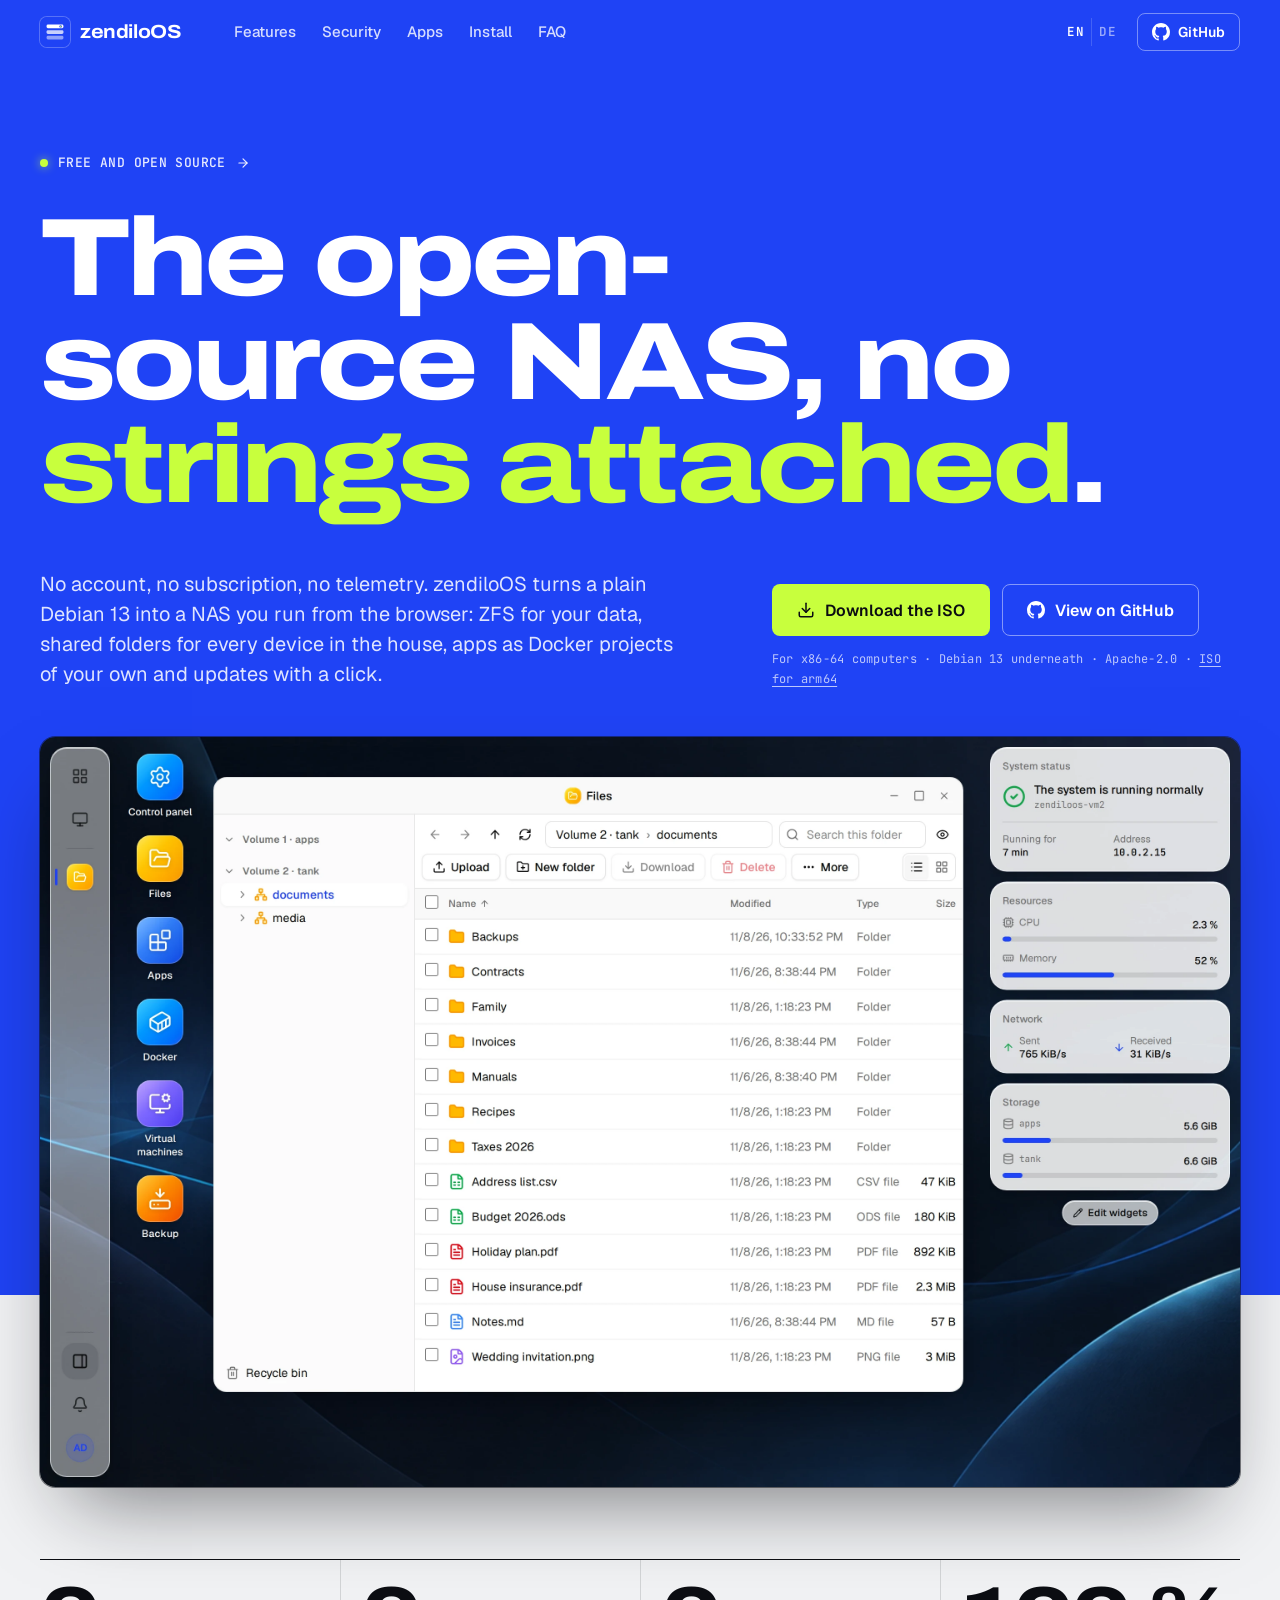
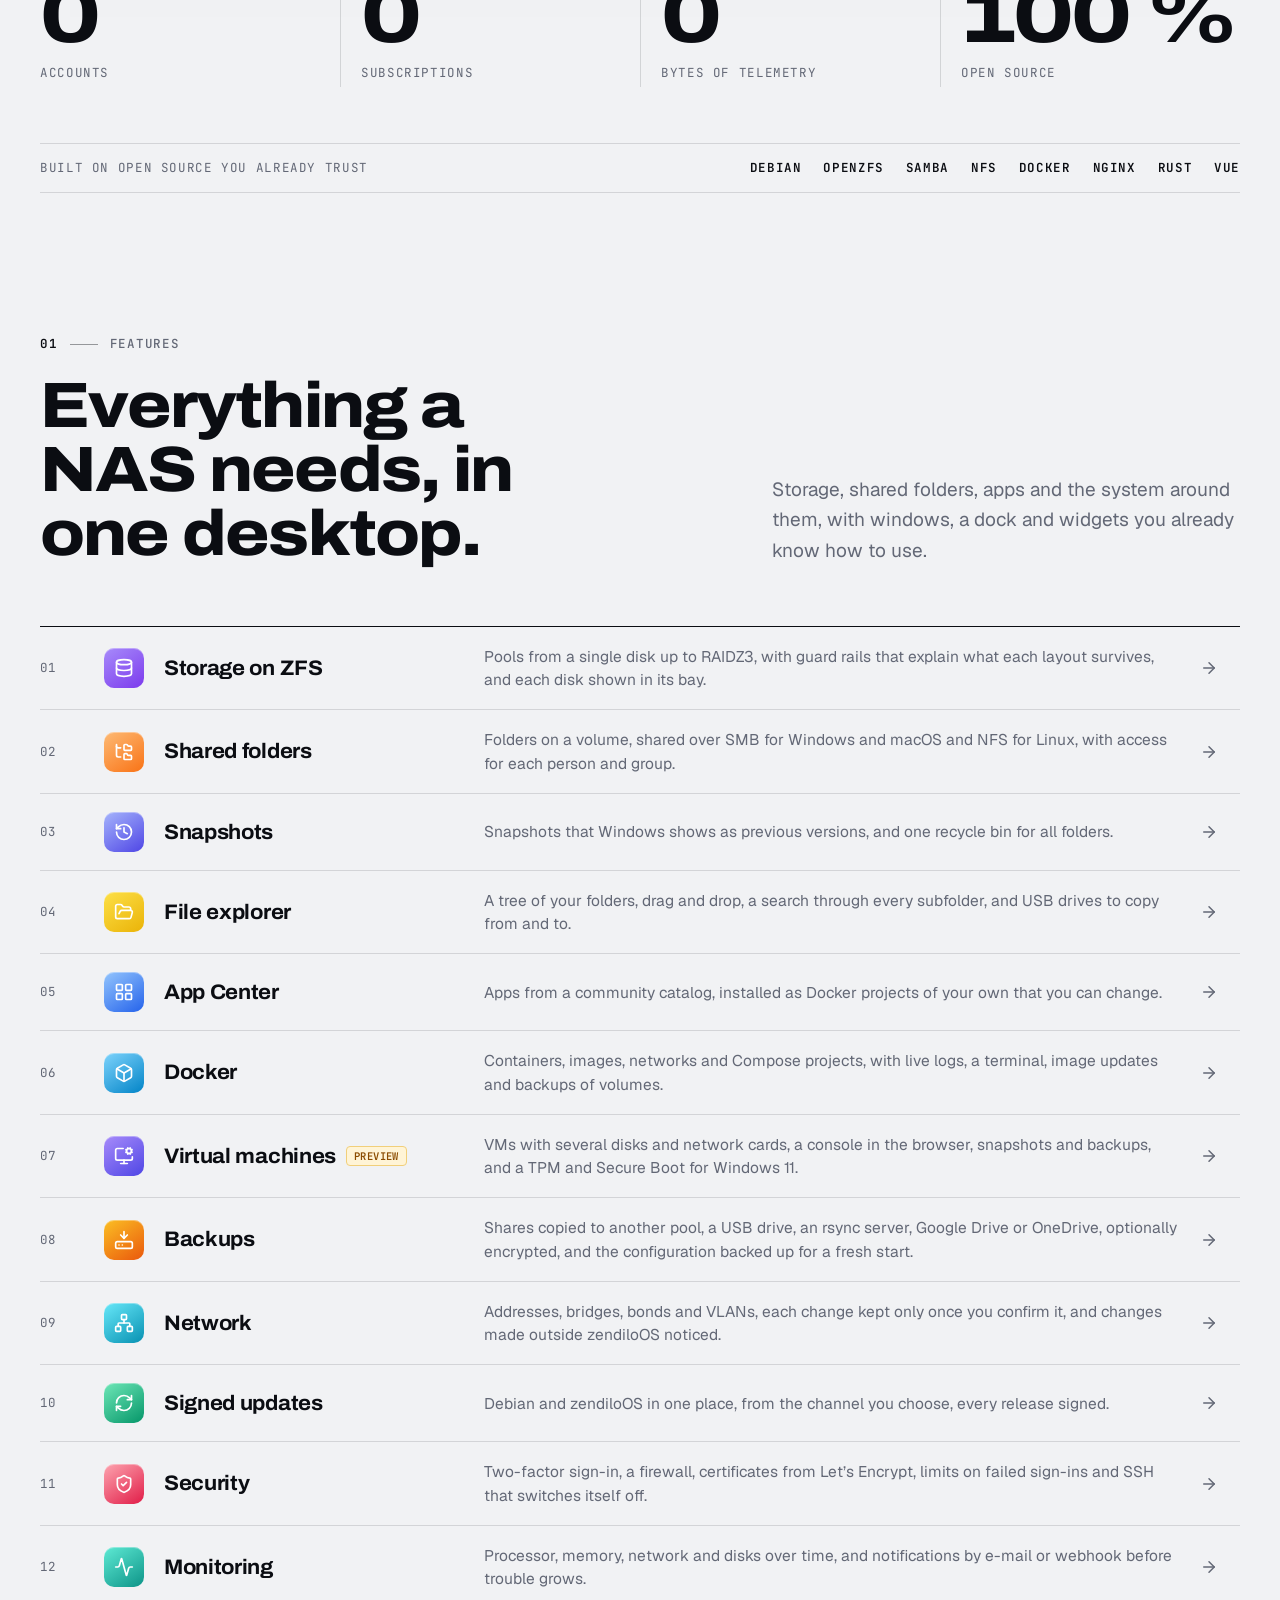
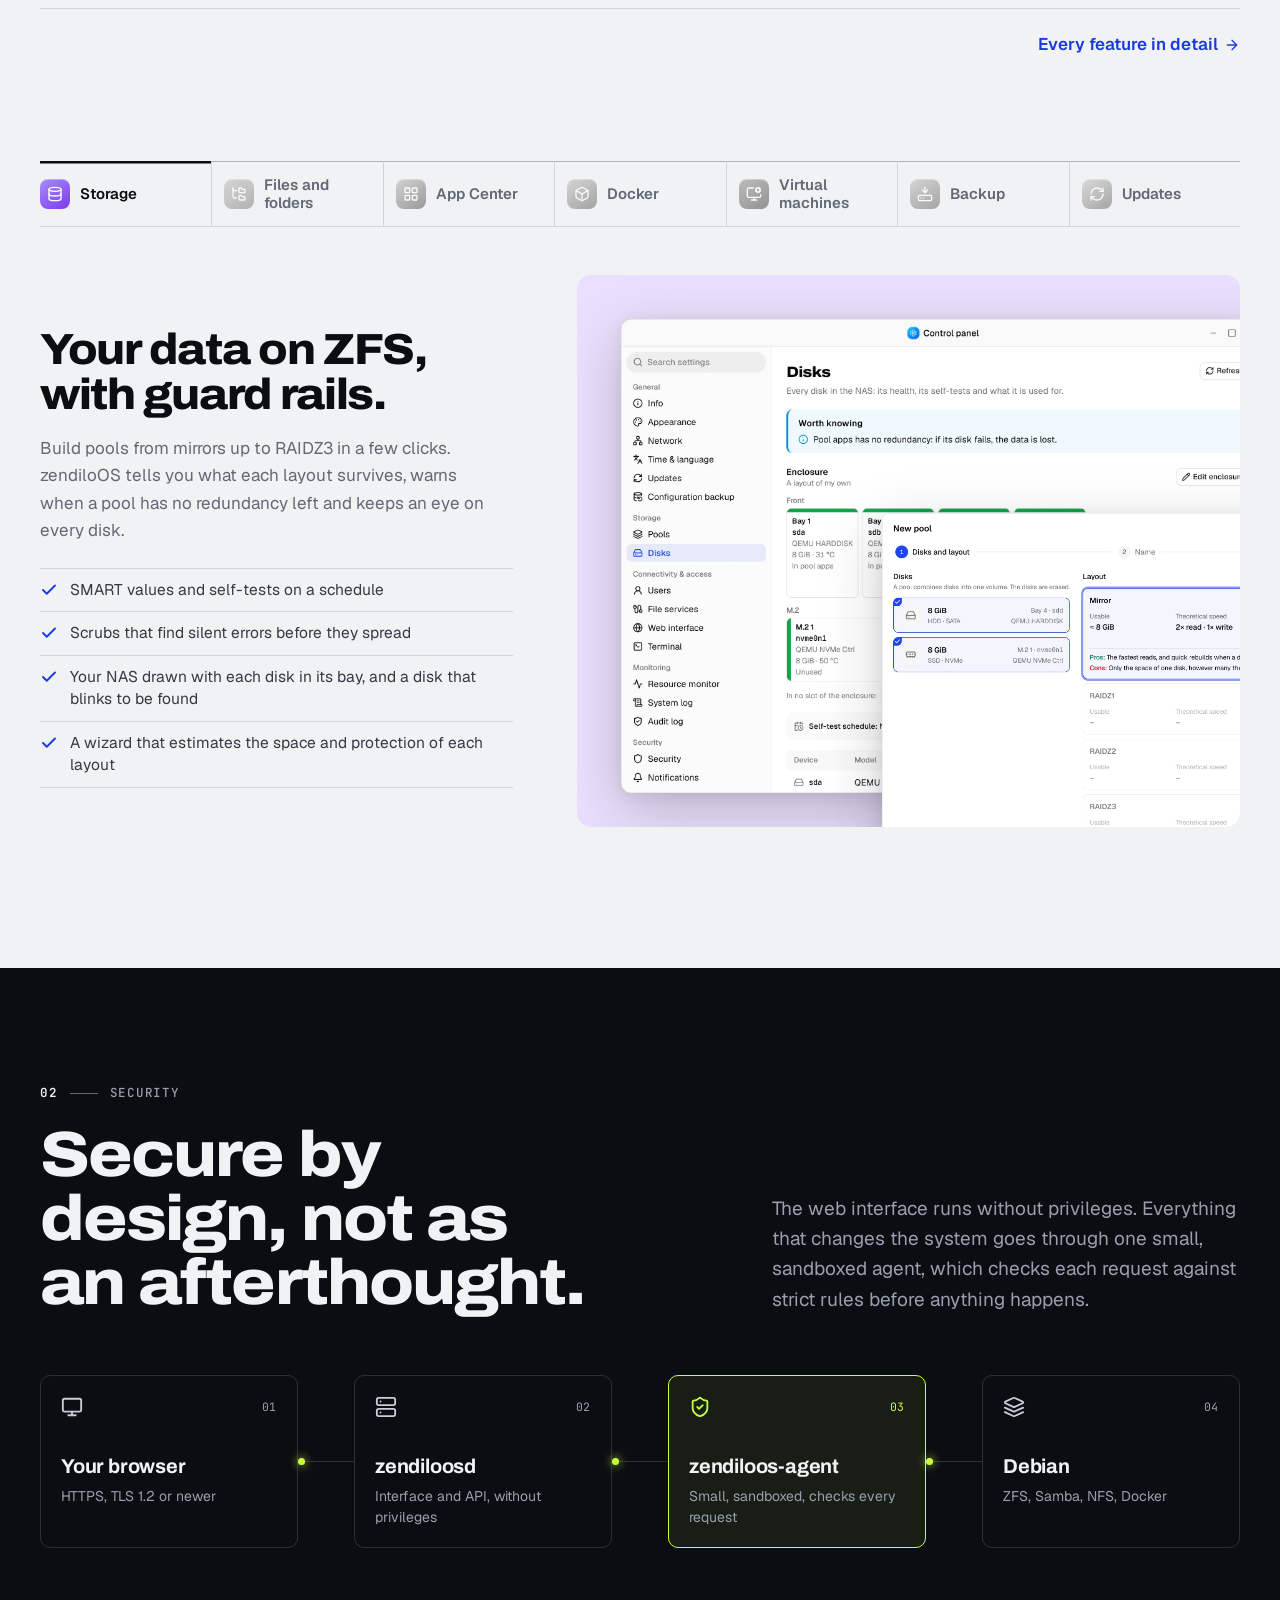
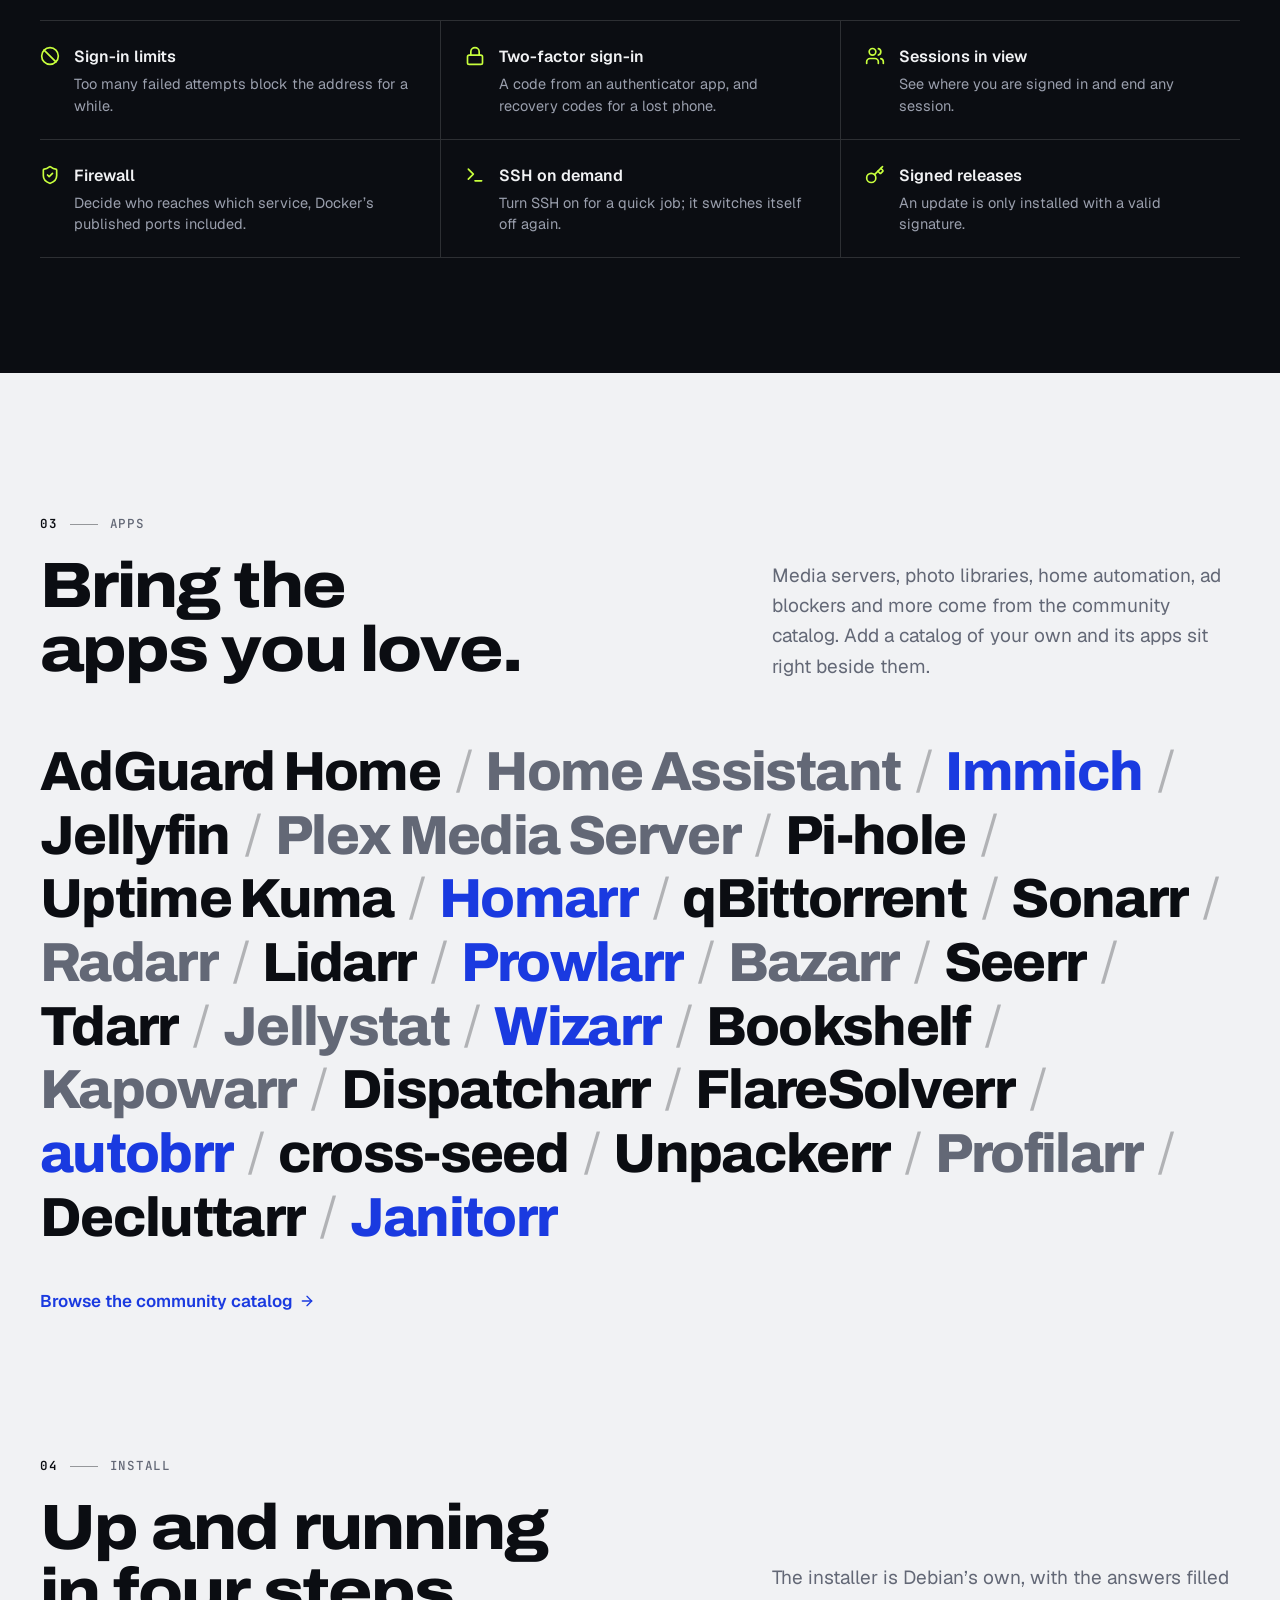
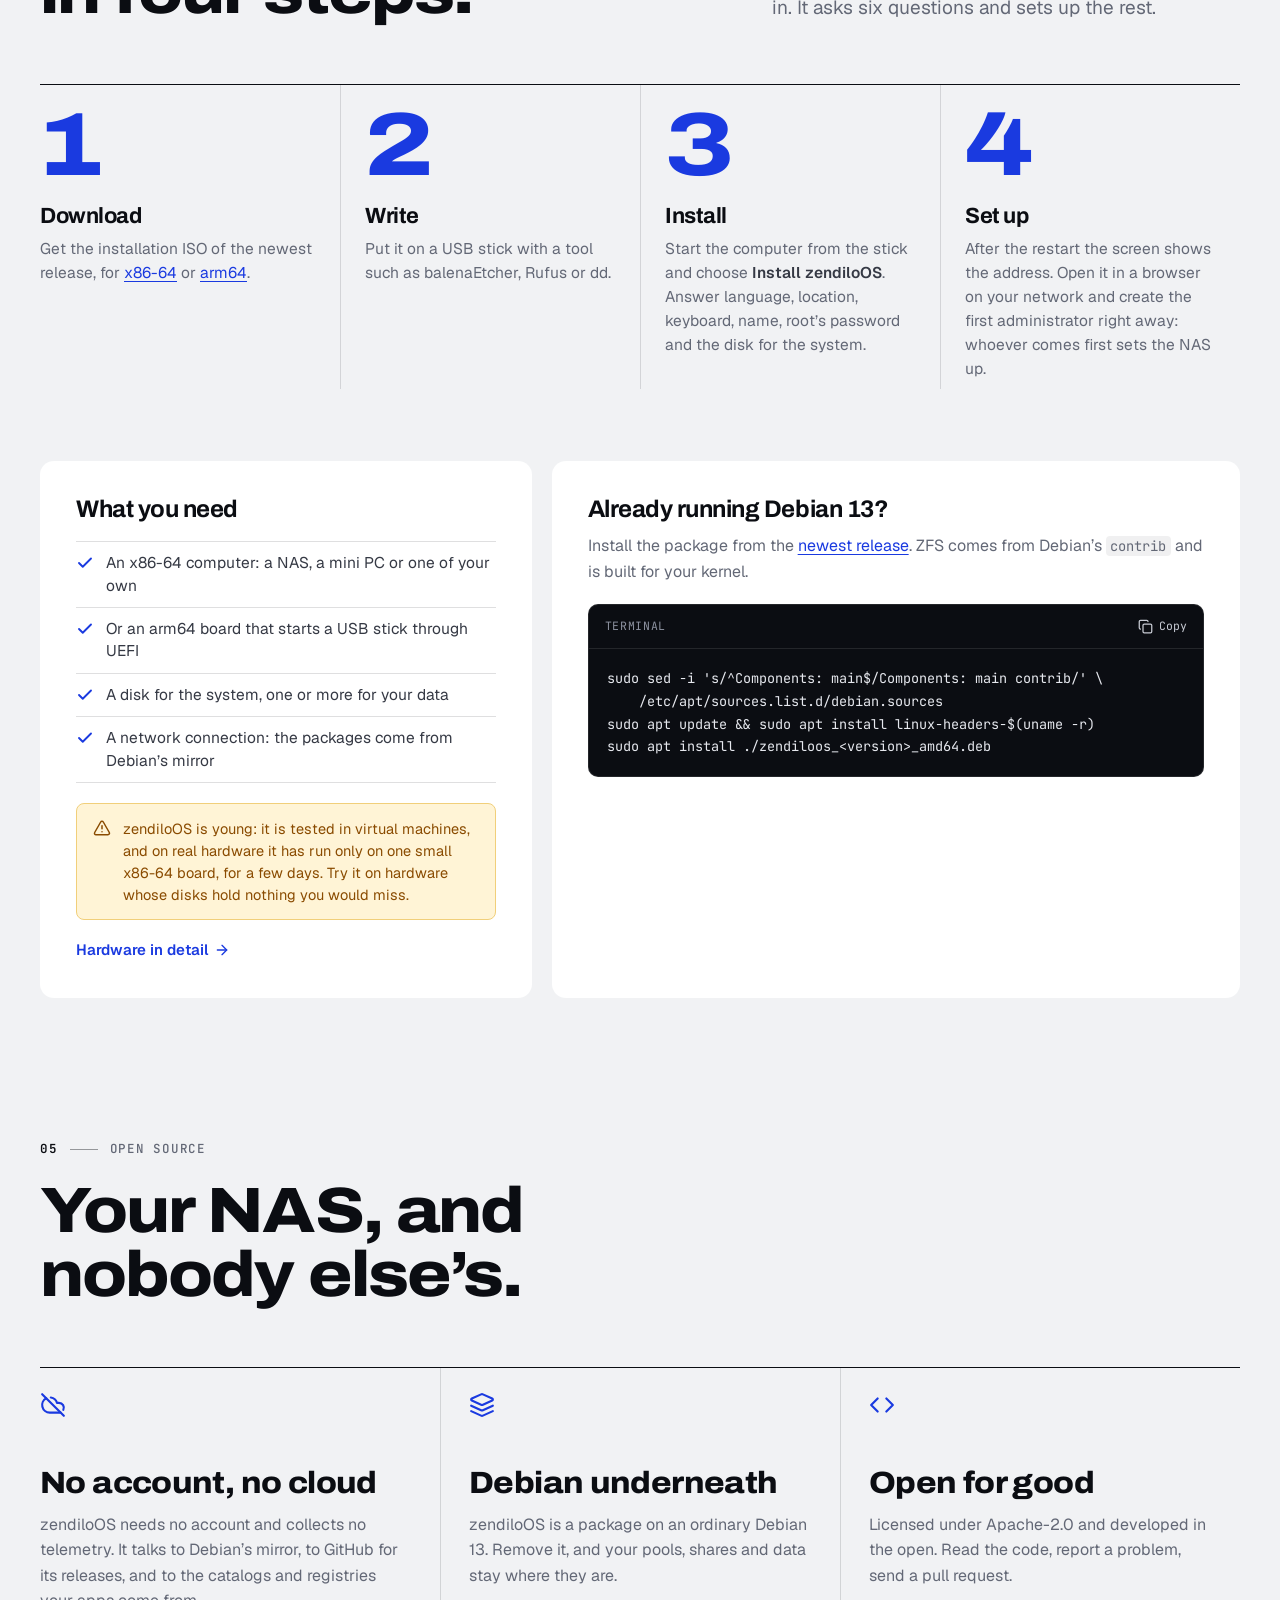
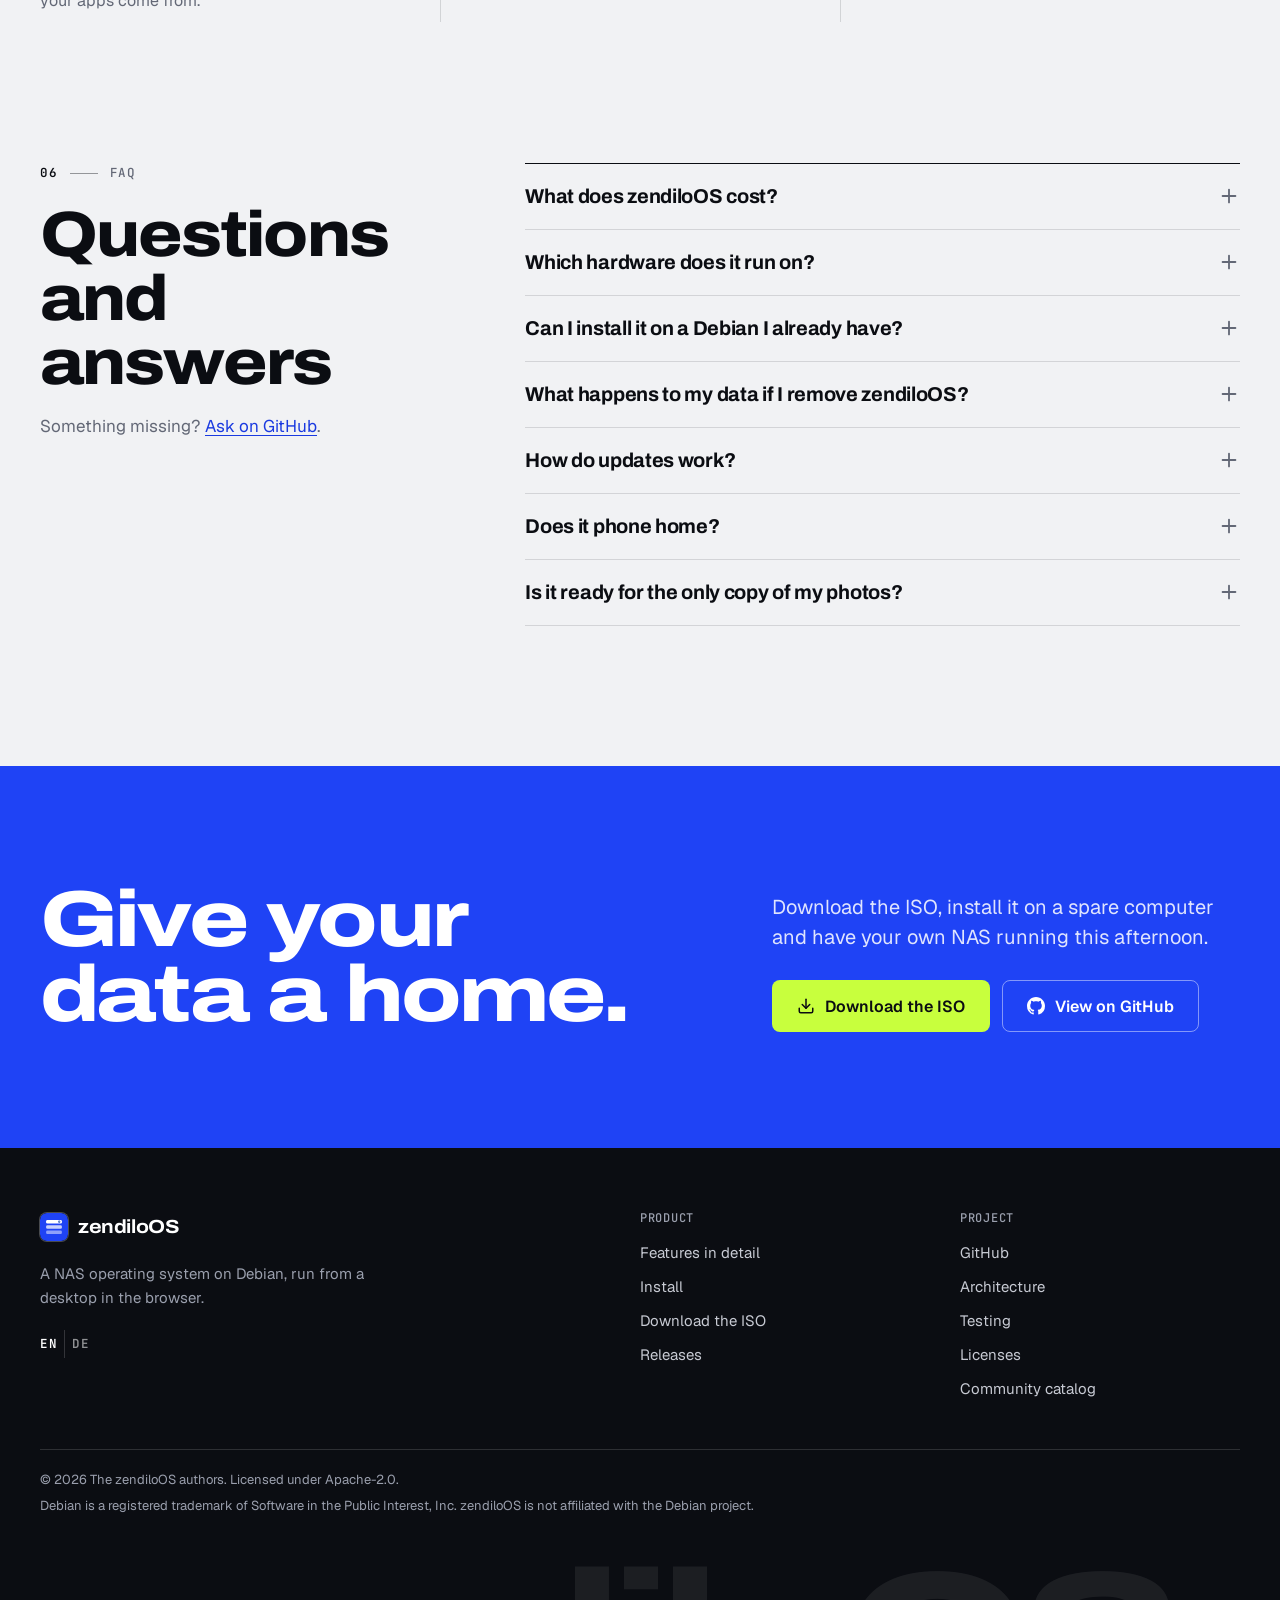
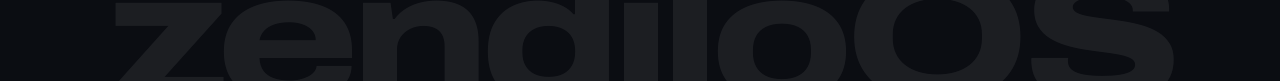
<file: index.html>
<!doctype html>
<html lang="en">
<head>
<meta charset="utf-8">
<meta name="viewport" content="width=device-width, initial-scale=1">
<title>zendiloOS: a NAS you run from your browser</title>
<meta name="description" content="zendiloOS turns Debian 13 into a NAS with ZFS storage, folders shared over SMB and NFS, an App Center for Docker apps, two-factor sign-in, a firewall and signed updates, all from a desktop in your browser. Free and open source.">
<link rel="canonical" href="https://mavnezz.github.io/zendiloOS.page/">
<link rel="alternate" hreflang="en" href="https://mavnezz.github.io/zendiloOS.page/">
<link rel="alternate" hreflang="de" href="https://mavnezz.github.io/zendiloOS.page/de/">
<link rel="alternate" hreflang="x-default" href="https://mavnezz.github.io/zendiloOS.page/">
<meta name="theme-color" content="#1f43f5">
<meta name="color-scheme" content="light dark">
<link rel="icon" href="favicon.svg" type="image/svg+xml">
<meta property="og:type" content="website">
<meta property="og:site_name" content="zendiloOS">
<meta property="og:title" content="zendiloOS: a NAS you run from your browser">
<meta property="og:description" content="zendiloOS turns Debian 13 into a NAS with ZFS storage, folders shared over SMB and NFS, an App Center for Docker apps, two-factor sign-in, a firewall and signed updates, all from a desktop in your browser. Free and open source.">
<meta property="og:url" content="https://mavnezz.github.io/zendiloOS.page/">
<meta property="og:locale" content="en_US">
<meta property="og:image" content="https://mavnezz.github.io/zendiloOS.page/assets/img/og-en.jpg">
<meta property="og:image:width" content="1200">
<meta property="og:image:height" content="630">
<meta name="twitter:card" content="summary_large_image">
<link rel="preload" href="assets/fonts/archivo.woff2" as="font" type="font/woff2" crossorigin>
<link rel="preload" href="assets/fonts/geist.woff2" as="font" type="font/woff2" crossorigin>
<link rel="stylesheet" href="assets/css/site.css?v=eae10a520b6c">
<script>document.documentElement.classList.add('js')
// German visitors who have not picked a language get the German page.
try { if (!localStorage.getItem('zendiloos.lang') && /^de\b/i.test(navigator.language || '') && !/bot|crawl|spider/i.test(navigator.userAgent)) location.replace('de/' + location.hash) } catch (e) {}</script>
<script type="application/ld+json">{"@context":"https://schema.org","@type":"SoftwareApplication","name":"zendiloOS","description":"zendiloOS turns Debian 13 into a NAS with ZFS storage, folders shared over SMB and NFS, an App Center for Docker apps, two-factor sign-in, a firewall and signed updates, all from a desktop in your browser. Free and open source.","url":"https://mavnezz.github.io/zendiloOS.page/","downloadUrl":"https://github.com/mavnezz/zendiloOS/releases/latest/download/zendiloos-amd64-netinst.iso","operatingSystem":"Debian 13","applicationCategory":"UtilitiesApplication","license":"https://www.apache.org/licenses/LICENSE-2.0","offers":{"@type":"Offer","price":"0","priceCurrency":"EUR"},"image":"https://mavnezz.github.io/zendiloOS.page/assets/img/og-en.jpg"}</script>
</head>
<body>
<a class="skip" href="#main">Skip to content</a>

<header class="header" id="top">
  <div class="container header-inner">
    <a class="brand" href="./" aria-label="zendiloOS">
      <img src="favicon.svg" width="30" height="30" alt="">
      <span>zendiloOS</span>
    </a>
    <nav class="nav" id="nav" aria-label="Main"><a href="features/">Features</a><a href="#security">Security</a><a href="#apps">Apps</a><a href="#install">Install</a><a href="#faq">FAQ</a></nav>
    <div class="header-actions">
      <div class="lang" role="group" aria-label="Language"><a href="./" hreflang="en" lang="en" data-lang="en" aria-current="page">EN</a><a href="de/" hreflang="de" lang="de" data-lang="de">DE</a></div>
      <a class="btn btn-small btn-line" href="https://github.com/mavnezz/zendiloOS" aria-label="GitHub"><svg class="i" width="18" height="18" viewBox="0 0 16 16" fill="currentColor" aria-hidden="true"><path d="M8 0c4.42 0 8 3.58 8 8a8.013 8.013 0 0 1-5.45 7.59c-.4.08-.55-.17-.55-.38 0-.27.01-1.13.01-2.2 0-.75-.25-1.23-.54-1.48 1.78-.2 3.65-.88 3.65-3.95 0-.88-.31-1.59-.82-2.15.08-.2.36-1.02-.08-2.12 0 0-.67-.22-2.2.82-.64-.18-1.32-.27-2-.27-.68 0-1.36.09-2 .27-1.53-1.03-2.2-.82-2.2-.82-.44 1.1-.16 1.92-.08 2.12-.51.56-.82 1.28-.82 2.15 0 3.06 1.86 3.75 3.64 3.95-.23.2-.44.55-.51 1.07-.46.21-1.61.55-2.33-.66-.15-.24-.6-.83-1.23-.82-.67.01-.27.38.01.53.34.19.73.9.82 1.13.16.45.68 1.31 2.69.94 0 .67.01 1.3.01 1.49 0 .21-.15.45-.55.38A7.995 7.995 0 0 1 0 8c0-4.42 3.58-8 8-8Z"/></svg><span class="hide-sm">GitHub</span></a>
      <button class="menu-button" type="button" aria-controls="nav" aria-expanded="false" aria-label="Menu"><svg class="i" width="22" height="22" viewBox="0 0 24 24" fill="none" stroke="currentColor" stroke-width="2" stroke-linecap="round" stroke-linejoin="round" aria-hidden="true"><path d="M4 6h16"/><path d="M4 12h16"/><path d="M4 18h16"/></svg><svg class="i" width="22" height="22" viewBox="0 0 24 24" fill="none" stroke="currentColor" stroke-width="2" stroke-linecap="round" stroke-linejoin="round" aria-hidden="true"><path d="M18 6 6 18"/><path d="m6 6 12 12"/></svg></button>
    </div>
  </div>
</header>

<main id="main">
  <section class="hero">
    <div class="container">
      <a class="release" href="https://github.com/mavnezz/zendiloOS/releases/latest" data-release="zendiloOS {version} is out">
        <i class="led"></i><span data-release-text>Free and open source</span><svg class="i" width="14" height="14" viewBox="0 0 24 24" fill="none" stroke="currentColor" stroke-width="2" stroke-linecap="round" stroke-linejoin="round" aria-hidden="true"><path d="M5 12h14"/><path d="m12 5 7 7-7 7"/></svg>
      </a>
      <h1>The open-source NAS, no <em>strings attached</em>.</h1>
      <div class="hero-grid">
        <p class="lead">No account, no subscription, no telemetry. zendiloOS turns a plain Debian 13 into a NAS you run from the browser: ZFS for your data, shared folders for every device in the house, apps as Docker projects of your own and updates with a click.</p>
        <div>
          <div class="actions">
            <a class="btn btn-primary" href="https://github.com/mavnezz/zendiloOS/releases/latest/download/zendiloos-amd64-netinst.iso" data-download><svg class="i" width="18" height="18" viewBox="0 0 24 24" fill="none" stroke="currentColor" stroke-width="2" stroke-linecap="round" stroke-linejoin="round" aria-hidden="true"><path d="M12 15V3"/><path d="M21 15v4a2 2 0 0 1-2 2H5a2 2 0 0 1-2-2v-4"/><path d="m7 10 5 5 5-5"/></svg><span>Download the ISO</span></a>
            <a class="btn btn-line" href="https://github.com/mavnezz/zendiloOS"><svg class="i" width="18" height="18" viewBox="0 0 16 16" fill="currentColor" aria-hidden="true"><path d="M8 0c4.42 0 8 3.58 8 8a8.013 8.013 0 0 1-5.45 7.59c-.4.08-.55-.17-.55-.38 0-.27.01-1.13.01-2.2 0-.75-.25-1.23-.54-1.48 1.78-.2 3.65-.88 3.65-3.95 0-.88-.31-1.59-.82-2.15.08-.2.36-1.02-.08-2.12 0 0-.67-.22-2.2.82-.64-.18-1.32-.27-2-.27-.68 0-1.36.09-2 .27-1.53-1.03-2.2-.82-2.2-.82-.44 1.1-.16 1.92-.08 2.12-.51.56-.82 1.28-.82 2.15 0 3.06 1.86 3.75 3.64 3.95-.23.2-.44.55-.51 1.07-.46.21-1.61.55-2.33-.66-.15-.24-.6-.83-1.23-.82-.67.01-.27.38.01.53.34.19.73.9.82 1.13.16.45.68 1.31 2.69.94 0 .67.01 1.3.01 1.49 0 .21-.15.45-.55.38A7.995 7.995 0 0 1 0 8c0-4.42 3.58-8 8-8Z"/></svg><span>View on GitHub</span></a>
          </div>
          <p class="hero-meta"><span data-download-meta data-template="Version {version} · {size} · x86-64 · Apache-2.0">For x86-64 computers · Debian 13 underneath · Apache-2.0</span> · <a href="https://github.com/mavnezz/zendiloOS/releases/latest/download/zendiloos-arm64-netinst.iso">ISO for arm64</a></p>
        </div>
      </div>
    </div>
    <div class="container hero-visual">
      <picture class=""><source srcset="assets/img/hero-dark.webp" media="(prefers-color-scheme: dark)"><img src="assets/img/hero-light.webp" width="2880" height="1800" alt="The zendiloOS desktop in a browser: the file explorer shows the documents folder, widgets beside it show the system status, resources, network and storage." fetchpriority="high" decoding="async"></picture>
    </div>
  </section>

  <section class="zeros" aria-label="What zendiloOS does not ask of you">
    <div class="container">
      <ul class="zeros-list reveal"><li><strong>0</strong><span>accounts</span></li><li><strong>0</strong><span>subscriptions</span></li><li><strong>0</strong><span>bytes of telemetry</span></li><li><strong>100 %</strong><span>open source</span></li></ul>
      <div class="built-on">
        <p>Built on open source you already trust</p>
        <ul><li>Debian</li><li>OpenZFS</li><li>Samba</li><li>NFS</li><li>Docker</li><li>nginx</li><li>Rust</li><li>Vue</li></ul>
      </div>
    </div>
  </section>

  <section class="section" id="features">
    <div class="container">
      <header class="head reveal">
        <p class="label"><b>01</b>Features</p>
        <h2>Everything a NAS needs, in one desktop.</h2>
        <p>Storage, shared folders, apps and the system around them, with windows, a dock and widgets you already know how to use.</p>
      </header>
      <ol class="index">
        <li class="reveal"><a class="index-row" href="features/#storage">
          <span class="index-num">01</span>
          <span class="tile" style="--c1:#a78bfa;--c2:#7c3aed"><svg class="i" width="20" height="20" viewBox="0 0 24 24" fill="none" stroke="currentColor" stroke-width="2" stroke-linecap="round" stroke-linejoin="round" aria-hidden="true"><ellipse cx="12" cy="5" rx="9" ry="3"/><path d="M3 5V19A9 3 0 0 0 21 19V5"/><path d="M3 12A9 3 0 0 0 21 12"/></svg></span>
          <h3><span>Storage on ZFS</span></h3>
          <p>Pools from a single disk up to RAIDZ3, with guard rails that explain what each layout survives, and each disk shown in its bay.</p>
          <svg class="i" width="18" height="18" viewBox="0 0 24 24" fill="none" stroke="currentColor" stroke-width="2" stroke-linecap="round" stroke-linejoin="round" aria-hidden="true"><path d="M5 12h14"/><path d="m12 5 7 7-7 7"/></svg>
        </a></li>
        <li class="reveal"><a class="index-row" href="features/#files">
          <span class="index-num">02</span>
          <span class="tile" style="--c1:#fdba74;--c2:#f97316"><svg class="i" width="20" height="20" viewBox="0 0 24 24" fill="none" stroke="currentColor" stroke-width="2" stroke-linecap="round" stroke-linejoin="round" aria-hidden="true"><path d="M20 10a1 1 0 0 0 1-1V6a1 1 0 0 0-1-1h-2.5a1 1 0 0 1-.8-.4l-.9-1.2A1 1 0 0 0 15 3h-2a1 1 0 0 0-1 1v5a1 1 0 0 0 1 1Z"/><path d="M20 21a1 1 0 0 0 1-1v-3a1 1 0 0 0-1-1h-2.9a1 1 0 0 1-.88-.55l-.42-.85a1 1 0 0 0-.92-.6H13a1 1 0 0 0-1 1v5a1 1 0 0 0 1 1Z"/><path d="M3 5a2 2 0 0 0 2 2h3"/><path d="M3 3v13a2 2 0 0 0 2 2h3"/></svg></span>
          <h3><span>Shared folders</span></h3>
          <p>Folders on a volume, shared over SMB for Windows and macOS and NFS for Linux, with access for each person and group.</p>
          <svg class="i" width="18" height="18" viewBox="0 0 24 24" fill="none" stroke="currentColor" stroke-width="2" stroke-linecap="round" stroke-linejoin="round" aria-hidden="true"><path d="M5 12h14"/><path d="m12 5 7 7-7 7"/></svg>
        </a></li>
        <li class="reveal"><a class="index-row" href="features/#files">
          <span class="index-num">03</span>
          <span class="tile" style="--c1:#a5b4fc;--c2:#4f46e5"><svg class="i" width="20" height="20" viewBox="0 0 24 24" fill="none" stroke="currentColor" stroke-width="2" stroke-linecap="round" stroke-linejoin="round" aria-hidden="true"><path d="M3 12a9 9 0 1 0 9-9 9.75 9.75 0 0 0-6.74 2.74L3 8"/><path d="M3 3v5h5"/><path d="M12 7v5l4 2"/></svg></span>
          <h3><span>Snapshots</span></h3>
          <p>Snapshots that Windows shows as previous versions, and one recycle bin for all folders.</p>
          <svg class="i" width="18" height="18" viewBox="0 0 24 24" fill="none" stroke="currentColor" stroke-width="2" stroke-linecap="round" stroke-linejoin="round" aria-hidden="true"><path d="M5 12h14"/><path d="m12 5 7 7-7 7"/></svg>
        </a></li>
        <li class="reveal"><a class="index-row" href="features/#files">
          <span class="index-num">04</span>
          <span class="tile" style="--c1:#fde047;--c2:#eab308"><svg class="i" width="20" height="20" viewBox="0 0 24 24" fill="none" stroke="currentColor" stroke-width="2" stroke-linecap="round" stroke-linejoin="round" aria-hidden="true"><path d="m6 14 1.5-2.9A2 2 0 0 1 9.24 10H20a2 2 0 0 1 1.94 2.5l-1.54 6a2 2 0 0 1-1.95 1.5H4a2 2 0 0 1-2-2V5a2 2 0 0 1 2-2h3.9a2 2 0 0 1 1.69.9l.81 1.2a2 2 0 0 0 1.67.9H18a2 2 0 0 1 2 2v2"/></svg></span>
          <h3><span>File explorer</span></h3>
          <p>A tree of your folders, drag and drop, a search through every subfolder, and USB drives to copy from and to.</p>
          <svg class="i" width="18" height="18" viewBox="0 0 24 24" fill="none" stroke="currentColor" stroke-width="2" stroke-linecap="round" stroke-linejoin="round" aria-hidden="true"><path d="M5 12h14"/><path d="m12 5 7 7-7 7"/></svg>
        </a></li>
        <li class="reveal"><a class="index-row" href="features/#apps">
          <span class="index-num">05</span>
          <span class="tile" style="--c1:#93c5fd;--c2:#2563eb"><svg class="i" width="20" height="20" viewBox="0 0 24 24" fill="none" stroke="currentColor" stroke-width="2" stroke-linecap="round" stroke-linejoin="round" aria-hidden="true"><rect width="7" height="7" x="3" y="3" rx="1"/><rect width="7" height="7" x="14" y="3" rx="1"/><rect width="7" height="7" x="14" y="14" rx="1"/><rect width="7" height="7" x="3" y="14" rx="1"/></svg></span>
          <h3><span>App Center</span></h3>
          <p>Apps from a community catalog, installed as Docker projects of your own that you can change.</p>
          <svg class="i" width="18" height="18" viewBox="0 0 24 24" fill="none" stroke="currentColor" stroke-width="2" stroke-linecap="round" stroke-linejoin="round" aria-hidden="true"><path d="M5 12h14"/><path d="m12 5 7 7-7 7"/></svg>
        </a></li>
        <li class="reveal"><a class="index-row" href="features/#apps">
          <span class="index-num">06</span>
          <span class="tile" style="--c1:#7dd3fc;--c2:#0284c7"><svg class="i" width="20" height="20" viewBox="0 0 24 24" fill="none" stroke="currentColor" stroke-width="2" stroke-linecap="round" stroke-linejoin="round" aria-hidden="true"><path d="M21 8a2 2 0 0 0-1-1.73l-7-4a2 2 0 0 0-2 0l-7 4A2 2 0 0 0 3 8v8a2 2 0 0 0 1 1.73l7 4a2 2 0 0 0 2 0l7-4A2 2 0 0 0 21 16Z"/><path d="m3.3 7 8.7 5 8.7-5"/><path d="M12 22V12"/></svg></span>
          <h3><span>Docker</span></h3>
          <p>Containers, images, networks and Compose projects, with live logs, a terminal, image updates and backups of volumes.</p>
          <svg class="i" width="18" height="18" viewBox="0 0 24 24" fill="none" stroke="currentColor" stroke-width="2" stroke-linecap="round" stroke-linejoin="round" aria-hidden="true"><path d="M5 12h14"/><path d="m12 5 7 7-7 7"/></svg>
        </a></li>
        <li class="reveal"><a class="index-row" href="features/#vms">
          <span class="index-num">07</span>
          <span class="tile" style="--c1:#a78bfa;--c2:#4f46e5"><svg class="i" width="20" height="20" viewBox="0 0 24 24" fill="none" stroke="currentColor" stroke-width="2" stroke-linecap="round" stroke-linejoin="round" aria-hidden="true"><path d="M12 17v4"/><path d="m14.305 7.53.923-.382"/><path d="m15.228 4.852-.923-.383"/><path d="m16.852 3.228-.383-.924"/><path d="m16.852 8.772-.383.923"/><path d="m19.148 3.228.383-.924"/><path d="m19.53 9.696-.382-.924"/><path d="m20.772 4.852.924-.383"/><path d="m20.772 7.148.924.383"/><path d="M22 13v2a2 2 0 0 1-2 2H4a2 2 0 0 1-2-2V5a2 2 0 0 1 2-2h7"/><path d="M8 21h8"/><circle cx="18" cy="6" r="3"/></svg></span>
          <h3><span>Virtual machines</span><span class="badges"><span class="badge badge-preview">Preview</span></span></h3>
          <p>VMs with several disks and network cards, a console in the browser, snapshots and backups, and a TPM and Secure Boot for Windows 11.</p>
          <svg class="i" width="18" height="18" viewBox="0 0 24 24" fill="none" stroke="currentColor" stroke-width="2" stroke-linecap="round" stroke-linejoin="round" aria-hidden="true"><path d="M5 12h14"/><path d="m12 5 7 7-7 7"/></svg>
        </a></li>
        <li class="reveal"><a class="index-row" href="features/#backup">
          <span class="index-num">08</span>
          <span class="tile" style="--c1:#fbbf24;--c2:#ea580c"><svg class="i" width="20" height="20" viewBox="0 0 24 24" fill="none" stroke="currentColor" stroke-width="2" stroke-linecap="round" stroke-linejoin="round" aria-hidden="true"><path d="M12 2v8"/><path d="m16 6-4 4-4-4"/><rect width="20" height="8" x="2" y="14" rx="2"/><path d="M6 18h.01"/><path d="M10 18h.01"/></svg></span>
          <h3><span>Backups</span></h3>
          <p>Shares copied to another pool, a USB drive, an rsync server, Google Drive or OneDrive, optionally encrypted, and the configuration backed up for a fresh start.</p>
          <svg class="i" width="18" height="18" viewBox="0 0 24 24" fill="none" stroke="currentColor" stroke-width="2" stroke-linecap="round" stroke-linejoin="round" aria-hidden="true"><path d="M5 12h14"/><path d="m12 5 7 7-7 7"/></svg>
        </a></li>
        <li class="reveal"><a class="index-row" href="features/#network">
          <span class="index-num">09</span>
          <span class="tile" style="--c1:#67e8f9;--c2:#0891b2"><svg class="i" width="20" height="20" viewBox="0 0 24 24" fill="none" stroke="currentColor" stroke-width="2" stroke-linecap="round" stroke-linejoin="round" aria-hidden="true"><rect x="16" y="16" width="6" height="6" rx="1"/><rect x="2" y="16" width="6" height="6" rx="1"/><rect x="9" y="2" width="6" height="6" rx="1"/><path d="M5 16v-3a1 1 0 0 1 1-1h12a1 1 0 0 1 1 1v3"/><path d="M12 12V8"/></svg></span>
          <h3><span>Network</span></h3>
          <p>Addresses, bridges, bonds and VLANs, each change kept only once you confirm it, and changes made outside zendiloOS noticed.</p>
          <svg class="i" width="18" height="18" viewBox="0 0 24 24" fill="none" stroke="currentColor" stroke-width="2" stroke-linecap="round" stroke-linejoin="round" aria-hidden="true"><path d="M5 12h14"/><path d="m12 5 7 7-7 7"/></svg>
        </a></li>
        <li class="reveal"><a class="index-row" href="features/#updates">
          <span class="index-num">10</span>
          <span class="tile" style="--c1:#6ee7b7;--c2:#059669"><svg class="i" width="20" height="20" viewBox="0 0 24 24" fill="none" stroke="currentColor" stroke-width="2" stroke-linecap="round" stroke-linejoin="round" aria-hidden="true"><path d="M3 12a9 9 0 0 1 9-9 9.75 9.75 0 0 1 6.74 2.74L21 8"/><path d="M21 3v5h-5"/><path d="M21 12a9 9 0 0 1-9 9 9.75 9.75 0 0 1-6.74-2.74L3 16"/><path d="M8 16H3v5"/></svg></span>
          <h3><span>Signed updates</span></h3>
          <p>Debian and zendiloOS in one place, from the channel you choose, every release signed.</p>
          <svg class="i" width="18" height="18" viewBox="0 0 24 24" fill="none" stroke="currentColor" stroke-width="2" stroke-linecap="round" stroke-linejoin="round" aria-hidden="true"><path d="M5 12h14"/><path d="m12 5 7 7-7 7"/></svg>
        </a></li>
        <li class="reveal"><a class="index-row" href="features/#security">
          <span class="index-num">11</span>
          <span class="tile" style="--c1:#fda4af;--c2:#e11d48"><svg class="i" width="20" height="20" viewBox="0 0 24 24" fill="none" stroke="currentColor" stroke-width="2" stroke-linecap="round" stroke-linejoin="round" aria-hidden="true"><path d="M20 13c0 5-3.5 7.5-7.66 8.95a1 1 0 0 1-.67-.01C7.5 20.5 4 18 4 13V6a1 1 0 0 1 1-1c2 0 4.5-1.2 6.24-2.72a1.17 1.17 0 0 1 1.52 0C14.51 3.81 17 5 19 5a1 1 0 0 1 1 1z"/><path d="m9 12 2 2 4-4"/></svg></span>
          <h3><span>Security</span></h3>
          <p>Two-factor sign-in, a firewall, certificates from Let’s Encrypt, limits on failed sign-ins and SSH that switches itself off.</p>
          <svg class="i" width="18" height="18" viewBox="0 0 24 24" fill="none" stroke="currentColor" stroke-width="2" stroke-linecap="round" stroke-linejoin="round" aria-hidden="true"><path d="M5 12h14"/><path d="m12 5 7 7-7 7"/></svg>
        </a></li>
        <li class="reveal"><a class="index-row" href="features/#monitor">
          <span class="index-num">12</span>
          <span class="tile" style="--c1:#5eead4;--c2:#0d9488"><svg class="i" width="20" height="20" viewBox="0 0 24 24" fill="none" stroke="currentColor" stroke-width="2" stroke-linecap="round" stroke-linejoin="round" aria-hidden="true"><path d="M22 12h-2.48a2 2 0 0 0-1.93 1.46l-2.35 8.36a.25.25 0 0 1-.48 0L9.24 2.18a.25.25 0 0 0-.48 0l-2.35 8.36A2 2 0 0 1 4.49 12H2"/></svg></span>
          <h3><span>Monitoring</span></h3>
          <p>Processor, memory, network and disks over time, and notifications by e-mail or webhook before trouble grows.</p>
          <svg class="i" width="18" height="18" viewBox="0 0 24 24" fill="none" stroke="currentColor" stroke-width="2" stroke-linecap="round" stroke-linejoin="round" aria-hidden="true"><path d="M5 12h14"/><path d="m12 5 7 7-7 7"/></svg>
        </a></li>
      </ol>
      <div class="features-more reveal">
        
        <a class="link" href="features/">Every feature in detail<svg class="i" width="16" height="16" viewBox="0 0 24 24" fill="none" stroke="currentColor" stroke-width="2" stroke-linecap="round" stroke-linejoin="round" aria-hidden="true"><path d="M5 12h14"/><path d="m12 5 7 7-7 7"/></svg></a>
      </div>
    </div>
  </section>

  <section class="section section-tour" aria-label="A tour of zendiloOS">
    <div class="container reveal">
      <div class="tabs" role="tablist" aria-label="A tour of zendiloOS"><button class="tab" type="button" role="tab" id="tab-storage" aria-controls="tour-storage" aria-selected="true"><span class="tile" style="--c1:#a78bfa;--c2:#7c3aed"><svg class="i" width="16" height="16" viewBox="0 0 24 24" fill="none" stroke="currentColor" stroke-width="2" stroke-linecap="round" stroke-linejoin="round" aria-hidden="true"><ellipse cx="12" cy="5" rx="9" ry="3"/><path d="M3 5V19A9 3 0 0 0 21 19V5"/><path d="M3 12A9 3 0 0 0 21 12"/></svg></span><span>Storage</span></button><button class="tab" type="button" role="tab" id="tab-shares" aria-controls="tour-shares" aria-selected="false" tabindex="-1"><span class="tile" style="--c1:#fdba74;--c2:#f97316"><svg class="i" width="16" height="16" viewBox="0 0 24 24" fill="none" stroke="currentColor" stroke-width="2" stroke-linecap="round" stroke-linejoin="round" aria-hidden="true"><path d="M20 10a1 1 0 0 0 1-1V6a1 1 0 0 0-1-1h-2.5a1 1 0 0 1-.8-.4l-.9-1.2A1 1 0 0 0 15 3h-2a1 1 0 0 0-1 1v5a1 1 0 0 0 1 1Z"/><path d="M20 21a1 1 0 0 0 1-1v-3a1 1 0 0 0-1-1h-2.9a1 1 0 0 1-.88-.55l-.42-.85a1 1 0 0 0-.92-.6H13a1 1 0 0 0-1 1v5a1 1 0 0 0 1 1Z"/><path d="M3 5a2 2 0 0 0 2 2h3"/><path d="M3 3v13a2 2 0 0 0 2 2h3"/></svg></span><span>Files and folders</span></button><button class="tab" type="button" role="tab" id="tab-apps" aria-controls="tour-apps" aria-selected="false" tabindex="-1"><span class="tile" style="--c1:#93c5fd;--c2:#2563eb"><svg class="i" width="16" height="16" viewBox="0 0 24 24" fill="none" stroke="currentColor" stroke-width="2" stroke-linecap="round" stroke-linejoin="round" aria-hidden="true"><rect width="7" height="7" x="3" y="3" rx="1"/><rect width="7" height="7" x="14" y="3" rx="1"/><rect width="7" height="7" x="14" y="14" rx="1"/><rect width="7" height="7" x="3" y="14" rx="1"/></svg></span><span>App Center</span></button><button class="tab" type="button" role="tab" id="tab-docker" aria-controls="tour-docker" aria-selected="false" tabindex="-1"><span class="tile" style="--c1:#7dd3fc;--c2:#0284c7"><svg class="i" width="16" height="16" viewBox="0 0 24 24" fill="none" stroke="currentColor" stroke-width="2" stroke-linecap="round" stroke-linejoin="round" aria-hidden="true"><path d="M21 8a2 2 0 0 0-1-1.73l-7-4a2 2 0 0 0-2 0l-7 4A2 2 0 0 0 3 8v8a2 2 0 0 0 1 1.73l7 4a2 2 0 0 0 2 0l7-4A2 2 0 0 0 21 16Z"/><path d="m3.3 7 8.7 5 8.7-5"/><path d="M12 22V12"/></svg></span><span>Docker</span></button><button class="tab" type="button" role="tab" id="tab-vms" aria-controls="tour-vms" aria-selected="false" tabindex="-1"><span class="tile" style="--c1:#a78bfa;--c2:#4f46e5"><svg class="i" width="16" height="16" viewBox="0 0 24 24" fill="none" stroke="currentColor" stroke-width="2" stroke-linecap="round" stroke-linejoin="round" aria-hidden="true"><path d="M12 17v4"/><path d="m14.305 7.53.923-.382"/><path d="m15.228 4.852-.923-.383"/><path d="m16.852 3.228-.383-.924"/><path d="m16.852 8.772-.383.923"/><path d="m19.148 3.228.383-.924"/><path d="m19.53 9.696-.382-.924"/><path d="m20.772 4.852.924-.383"/><path d="m20.772 7.148.924.383"/><path d="M22 13v2a2 2 0 0 1-2 2H4a2 2 0 0 1-2-2V5a2 2 0 0 1 2-2h7"/><path d="M8 21h8"/><circle cx="18" cy="6" r="3"/></svg></span><span>Virtual machines</span></button><button class="tab" type="button" role="tab" id="tab-backup" aria-controls="tour-backup" aria-selected="false" tabindex="-1"><span class="tile" style="--c1:#fbbf24;--c2:#ea580c"><svg class="i" width="16" height="16" viewBox="0 0 24 24" fill="none" stroke="currentColor" stroke-width="2" stroke-linecap="round" stroke-linejoin="round" aria-hidden="true"><path d="M12 2v8"/><path d="m16 6-4 4-4-4"/><rect width="20" height="8" x="2" y="14" rx="2"/><path d="M6 18h.01"/><path d="M10 18h.01"/></svg></span><span>Backup</span></button><button class="tab" type="button" role="tab" id="tab-updates" aria-controls="tour-updates" aria-selected="false" tabindex="-1"><span class="tile" style="--c1:#6ee7b7;--c2:#059669"><svg class="i" width="16" height="16" viewBox="0 0 24 24" fill="none" stroke="currentColor" stroke-width="2" stroke-linecap="round" stroke-linejoin="round" aria-hidden="true"><path d="M3 12a9 9 0 0 1 9-9 9.75 9.75 0 0 1 6.74 2.74L21 8"/><path d="M21 3v5h-5"/><path d="M21 12a9 9 0 0 1-9 9 9.75 9.75 0 0 1-6.74-2.74L3 16"/><path d="M8 16H3v5"/></svg></span><span>Updates</span></button></div>
      <div class="panels">
        <article class="panel active" id="tour-storage" role="tabpanel" aria-labelledby="tab-storage">
          <div class="panel-text">
            <p class="panel-app"><span>Storage</span></p>
            <h3>Your data on ZFS, with guard rails.</h3>
            <p>Build pools from mirrors up to RAIDZ3 in a few clicks. zendiloOS tells you what each layout survives, warns when a pool has no redundancy left and keeps an eye on every disk.</p>
            <ul class="checks"><li><svg class="i" width="18" height="18" viewBox="0 0 24 24" fill="none" stroke="currentColor" stroke-width="2" stroke-linecap="round" stroke-linejoin="round" aria-hidden="true"><path d="M20 6 9 17l-5-5"/></svg><span>SMART values and self-tests on a schedule</span></li><li><svg class="i" width="18" height="18" viewBox="0 0 24 24" fill="none" stroke="currentColor" stroke-width="2" stroke-linecap="round" stroke-linejoin="round" aria-hidden="true"><path d="M20 6 9 17l-5-5"/></svg><span>Scrubs that find silent errors before they spread</span></li><li><svg class="i" width="18" height="18" viewBox="0 0 24 24" fill="none" stroke="currentColor" stroke-width="2" stroke-linecap="round" stroke-linejoin="round" aria-hidden="true"><path d="M20 6 9 17l-5-5"/></svg><span>Your NAS drawn with each disk in its bay, and a disk that blinks to be found</span></li><li><svg class="i" width="18" height="18" viewBox="0 0 24 24" fill="none" stroke="currentColor" stroke-width="2" stroke-linecap="round" stroke-linejoin="round" aria-hidden="true"><path d="M20 6 9 17l-5-5"/></svg><span>A wizard that estimates the space and protection of each layout </span></li></ul>
          </div>
          <div class="stage stack" style="--c1:#a78bfa;--c2:#7c3aed"><picture class=""><source srcset="assets/img/disks-dark.webp" media="(prefers-color-scheme: dark)"><img src="assets/img/disks-light.webp" width="2064" height="1520" alt="The disks page of the control panel: a note that the pool apps has no redundancy, and the NAS drawn with each disk in its bay, with its model, size, temperature and pool." loading="lazy" decoding="async"></picture><picture class="back"><source srcset="assets/img/pool-wizard-dark.webp" media="(prefers-color-scheme: dark)"><img src="assets/img/pool-wizard-light.webp" width="1792" height="1472" alt="The new pool wizard: two disks chosen, and a mirror of them with about 8 GiB usable, twice the read speed and one disk that may fail." loading="lazy" decoding="async"></picture></div>
        </article>
        <article class="panel" id="tour-shares" role="tabpanel" aria-labelledby="tab-shares">
          <div class="panel-text">
            <p class="panel-app"><span>Files and folders</span></p>
            <h3>A shared folder for every device in the house.</h3>
            <p>Every folder on a volume can be shared, and you decide who may read or write. Windows and macOS find it over SMB, Linux mounts it over NFS, and everyone gets to their files in the browser too, in one explorer.</p>
            <ul class="checks"><li><svg class="i" width="18" height="18" viewBox="0 0 24 24" fill="none" stroke="currentColor" stroke-width="2" stroke-linecap="round" stroke-linejoin="round" aria-hidden="true"><path d="M20 6 9 17l-5-5"/></svg><span>Access for each person and group, held alike by SMB, NFS and the explorer</span></li><li><svg class="i" width="18" height="18" viewBox="0 0 24 24" fill="none" stroke="currentColor" stroke-width="2" stroke-linecap="round" stroke-linejoin="round" aria-hidden="true"><path d="M20 6 9 17l-5-5"/></svg><span>Previous versions from snapshots, one recycle bin for all folders</span></li><li><svg class="i" width="18" height="18" viewBox="0 0 24 24" fill="none" stroke="currentColor" stroke-width="2" stroke-linecap="round" stroke-linejoin="round" aria-hidden="true"><path d="M20 6 9 17l-5-5"/></svg><span>USB drives in the explorer, to copy from and eject</span></li><li><svg class="i" width="18" height="18" viewBox="0 0 24 24" fill="none" stroke="currentColor" stroke-width="2" stroke-linecap="round" stroke-linejoin="round" aria-hidden="true"><path d="M20 6 9 17l-5-5"/></svg><span>Files as a list or a grid, with a toolbar of what you can do </span></li></ul>
          </div>
          <div class="stage stack" style="--c1:#fdba74;--c2:#f97316"><picture class=""><source srcset="assets/img/shares-dark.webp" media="(prefers-color-scheme: dark)"><img src="assets/img/shares-light.webp" width="1792" height="924" alt="The properties of the documents folder: the family group may read and write, guests may read." loading="lazy" decoding="async"></picture><picture class="back"><source srcset="assets/img/files-dark.webp" media="(prefers-color-scheme: dark)"><img src="assets/img/files-light.webp" width="2064" height="1400" alt="The file explorer in the browser, showing the documents folder as a grid of folders and files." loading="lazy" decoding="async"></picture></div>
        </article>
        <article class="panel" id="tour-apps" role="tabpanel" aria-labelledby="tab-apps">
          <div class="panel-text">
            <p class="panel-app"><span>App Center</span></p>
            <h3>Apps in a click, and yours to change.</h3>
            <p>Pick an app from the community catalog or add a catalog of your own. You choose its folder, ports and settings and see the finished compose.yaml before it starts; from then on it is an ordinary Docker project of yours. Whatever reaches beyond its container, such as a device or the Docker socket, needs your consent.</p>
            <ul class="checks"><li><svg class="i" width="18" height="18" viewBox="0 0 24 24" fill="none" stroke="currentColor" stroke-width="2" stroke-linecap="round" stroke-linejoin="round" aria-hidden="true"><path d="M20 6 9 17l-5-5"/></svg><span>Choose the folders and ports an app uses</span></li><li><svg class="i" width="18" height="18" viewBox="0 0 24 24" fill="none" stroke="currentColor" stroke-width="2" stroke-linecap="round" stroke-linejoin="round" aria-hidden="true"><path d="M20 6 9 17l-5-5"/></svg><span>Passwords and keys generated for you</span></li><li><svg class="i" width="18" height="18" viewBox="0 0 24 24" fill="none" stroke="currentColor" stroke-width="2" stroke-linecap="round" stroke-linejoin="round" aria-hidden="true"><path d="M20 6 9 17l-5-5"/></svg><span>Edit, redeploy and update it like any project</span></li></ul>
          </div>
          <div class="stage" style="--c1:#93c5fd;--c2:#2563eb"><picture class=""><source srcset="assets/img/apps-dark.webp" media="(prefers-color-scheme: dark)"><img src="assets/img/apps-light.webp" width="2064" height="1480" alt="The App Center with apps such as AdGuard Home, Immich, Jellyfin and Home Assistant." loading="lazy" decoding="async"></picture></div>
        </article>
        <article class="panel" id="tour-docker" role="tabpanel" aria-labelledby="tab-docker">
          <div class="panel-text">
            <p class="panel-app"><span>Docker</span></p>
            <h3>Docker, when you want the details.</h3>
            <p>Docker is a plugin of the App Center: install it with a click when you need it, then follow your containers, images, networks and logs, or run Compose projects of your own.</p>
            <ul class="checks"><li><svg class="i" width="18" height="18" viewBox="0 0 24 24" fill="none" stroke="currentColor" stroke-width="2" stroke-linecap="round" stroke-linejoin="round" aria-hidden="true"><path d="M20 6 9 17l-5-5"/></svg><span>A page for every container, with its live log and a terminal</span></li><li><svg class="i" width="18" height="18" viewBox="0 0 24 24" fill="none" stroke="currentColor" stroke-width="2" stroke-linecap="round" stroke-linejoin="round" aria-hidden="true"><path d="M20 6 9 17l-5-5"/></svg><span>Containers with a newer image marked and updated from the list</span></li><li><svg class="i" width="18" height="18" viewBox="0 0 24 24" fill="none" stroke="currentColor" stroke-width="2" stroke-linecap="round" stroke-linejoin="round" aria-hidden="true"><path d="M20 6 9 17l-5-5"/></svg><span>Volumes backed up into a shared folder on a schedule, and restored</span></li><li><svg class="i" width="18" height="18" viewBox="0 0 24 24" fill="none" stroke="currentColor" stroke-width="2" stroke-linecap="round" stroke-linejoin="round" aria-hidden="true"><path d="M20 6 9 17l-5-5"/></svg><span>Docker from Debian’s own packages</span></li></ul>
          </div>
          <div class="stage" style="--c1:#7dd3fc;--c2:#0284c7"><picture class=""><source srcset="assets/img/docker-dark.webp" media="(prefers-color-scheme: dark)"><img src="assets/img/docker-light.webp" width="2064" height="1520" alt="The containers in the Docker app: Homarr and Uptime Kuma running and healthy, an update available for Homarr." loading="lazy" decoding="async"></picture></div>
        </article>
        <article class="panel" id="tour-vms" role="tabpanel" aria-labelledby="tab-vms">
          <div class="panel-text">
            <p class="panel-app"><span>Virtual machines</span><span class="badges"><span class="badge badge-preview">Preview</span></span></p>
            <h3>Virtual machines beside your data.</h3>
            <p>Install the Virtual machines plugin from the App Center and run Linux or Windows next to your shares, their disks on your pools. Each VM opens its console in the browser, takes snapshots of all its disks at once and is backed up into a share or onto a USB drive. A preview, on x86-64.</p>
            <ul class="checks"><li><svg class="i" width="18" height="18" viewBox="0 0 24 24" fill="none" stroke="currentColor" stroke-width="2" stroke-linecap="round" stroke-linejoin="round" aria-hidden="true"><path d="M20 6 9 17l-5-5"/></svg><span>Several disks and network cards, ISOs from an image library</span></li><li><svg class="i" width="18" height="18" viewBox="0 0 24 24" fill="none" stroke="currentColor" stroke-width="2" stroke-linecap="round" stroke-linejoin="round" aria-hidden="true"><path d="M20 6 9 17l-5-5"/></svg><span>A TPM and Secure Boot for Windows 11</span></li><li><svg class="i" width="18" height="18" viewBox="0 0 24 24" fill="none" stroke="currentColor" stroke-width="2" stroke-linecap="round" stroke-linejoin="round" aria-hidden="true"><path d="M20 6 9 17l-5-5"/></svg><span>USB and PCI devices of the host handed to a VM</span></li></ul>
          </div>
          <div class="stage stack" style="--c1:#a78bfa;--c2:#4f46e5"><picture class=""><source srcset="assets/img/vms-dark.webp" media="(prefers-color-scheme: dark)"><img src="assets/img/vms-light.webp" width="2064" height="1520" alt="The Virtual machines app: four VMs, one of them running with its processor and memory load, and above them how many run and what they take of the NAS." loading="lazy" decoding="async"></picture><picture class="back"><source srcset="assets/img/vm-console-dark.webp" media="(prefers-color-scheme: dark)"><img src="assets/img/vm-console-light.webp" width="2048" height="1440" alt="The console of a running VM in the browser, showing top in Alpine Linux." loading="lazy" decoding="async"></picture></div>
        </article>
        <article class="panel" id="tour-backup" role="tabpanel" aria-labelledby="tab-backup">
          <div class="panel-text">
            <p class="panel-app"><span>Backup</span></p>
            <h3>A second copy, somewhere else.</h3>
            <p>The Backup app copies your shares to another pool, a USB drive, an rsync server or a cloud, on a schedule or as soon as the drive is plugged in. Restore a whole version or only the folders you pick, back where they came from or somewhere else.</p>
            <ul class="checks"><li><svg class="i" width="18" height="18" viewBox="0 0 24 24" fill="none" stroke="currentColor" stroke-width="2" stroke-linecap="round" stroke-linejoin="round" aria-hidden="true"><path d="M20 6 9 17l-5-5"/></svg><span>Mirrors, or dated versions kept by number and age</span></li><li><svg class="i" width="18" height="18" viewBox="0 0 24 24" fill="none" stroke="currentColor" stroke-width="2" stroke-linecap="round" stroke-linejoin="round" aria-hidden="true"><path d="M20 6 9 17l-5-5"/></svg><span>Names and contents encrypted if you like</span></li><li><svg class="i" width="18" height="18" viewBox="0 0 24 24" fill="none" stroke="currentColor" stroke-width="2" stroke-linecap="round" stroke-linejoin="round" aria-hidden="true"><path d="M20 6 9 17l-5-5"/></svg><span>Every run logged, a failed one notified</span></li></ul>
          </div>
          <div class="stage stack" style="--c1:#fbbf24;--c2:#ea580c"><picture class=""><source srcset="assets/img/backup-dark.webp" media="(prefers-color-scheme: dark)"><img src="assets/img/backup-light.webp" width="2064" height="1520" alt="The tasks of the Backup app: the documents mirrored into another share every hour, versions of the media and, encrypted, of the documents on a USB drive, each with its last run." loading="lazy" decoding="async"></picture><picture class="back"><source srcset="assets/img/backup-restore-dark.webp" media="(prefers-color-scheme: dark)"><img src="assets/img/backup-restore-light.webp" width="2064" height="1520" alt="Restoring from a backup: a version of the media picked, and only the Movies folder chosen." loading="lazy" decoding="async"></picture></div>
        </article>
        <article class="panel" id="tour-updates" role="tabpanel" aria-labelledby="tab-updates">
          <div class="panel-text">
            <p class="panel-app"><span>Updates</span></p>
            <h3>Updates without surprises.</h3>
            <p>Once a day zendiloOS looks for updates: Debian’s packages and new releases of zendiloOS itself. You decide when to install them, and the NAS only restarts when you say so.</p>
            <ul class="checks"><li><svg class="i" width="18" height="18" viewBox="0 0 24 24" fill="none" stroke="currentColor" stroke-width="2" stroke-linecap="round" stroke-linejoin="round" aria-hidden="true"><path d="M20 6 9 17l-5-5"/></svg><span>Stable, test or development: the channel is yours to choose</span></li><li><svg class="i" width="18" height="18" viewBox="0 0 24 24" fill="none" stroke="currentColor" stroke-width="2" stroke-linecap="round" stroke-linejoin="round" aria-hidden="true"><path d="M20 6 9 17l-5-5"/></svg><span>Every release signed and verified before it is installed</span></li><li><svg class="i" width="18" height="18" viewBox="0 0 24 24" fill="none" stroke="currentColor" stroke-width="2" stroke-linecap="round" stroke-linejoin="round" aria-hidden="true"><path d="M20 6 9 17l-5-5"/></svg><span>ZFS checked against a new kernel before you restart</span></li><li><svg class="i" width="18" height="18" viewBox="0 0 24 24" fill="none" stroke="currentColor" stroke-width="2" stroke-linecap="round" stroke-linejoin="round" aria-hidden="true"><path d="M20 6 9 17l-5-5"/></svg><span>A kernel without its ZFS module never started: GRUB keeps one that has it </span></li></ul>
          </div>
          <div class="stage" style="--c1:#6ee7b7;--c2:#059669"><picture class=""><source srcset="assets/img/updates-dark.webp" media="(prefers-color-scheme: dark)"><img src="assets/img/updates-light.webp" width="2064" height="1520" alt="Updates in the control panel: zendiloOS 0.5.0 installed from the stable channel, the steps of the last update done, and everything current." loading="lazy" decoding="async"></picture></div>
        </article>
      </div>
    </div>
  </section>

  <section class="band" id="security">
    <div class="container">
      <header class="head reveal">
        <p class="label"><b>02</b>Security</p>
        <h2>Secure by design, not as an afterthought.</h2>
        <p>The web interface runs without privileges. Everything that changes the system goes through one small, sandboxed agent, which checks each request against strict rules before anything happens.</p>
      </header>
      <ol class="flow reveal">
          <li class="node">
            <span class="node-top"><svg class="i" width="22" height="22" viewBox="0 0 24 24" fill="none" stroke="currentColor" stroke-width="2" stroke-linecap="round" stroke-linejoin="round" aria-hidden="true"><rect width="20" height="14" x="2" y="3" rx="2"/><path d="M8 21h8"/><path d="M12 17v4"/></svg><small>01</small></span>
            <strong>Your browser</strong>
            <span>HTTPS, TLS 1.2 or newer</span>
          </li><li class="wire" aria-hidden="true"><span></span></li>
          <li class="node">
            <span class="node-top"><svg class="i" width="22" height="22" viewBox="0 0 24 24" fill="none" stroke="currentColor" stroke-width="2" stroke-linecap="round" stroke-linejoin="round" aria-hidden="true"><rect width="20" height="8" x="2" y="2" rx="2" ry="2"/><rect width="20" height="8" x="2" y="14" rx="2" ry="2"/><path d="M6 6h.01"/><path d="M6 18h.01"/></svg><small>02</small></span>
            <strong>zendiloosd</strong>
            <span>Interface and API, without privileges</span>
          </li><li class="wire" aria-hidden="true"><span></span></li>
          <li class="node node-agent">
            <span class="node-top"><svg class="i" width="22" height="22" viewBox="0 0 24 24" fill="none" stroke="currentColor" stroke-width="2" stroke-linecap="round" stroke-linejoin="round" aria-hidden="true"><path d="M20 13c0 5-3.5 7.5-7.66 8.95a1 1 0 0 1-.67-.01C7.5 20.5 4 18 4 13V6a1 1 0 0 1 1-1c2 0 4.5-1.2 6.24-2.72a1.17 1.17 0 0 1 1.52 0C14.51 3.81 17 5 19 5a1 1 0 0 1 1 1z"/><path d="m9 12 2 2 4-4"/></svg><small>03</small></span>
            <strong>zendiloos-agent</strong>
            <span>Small, sandboxed, checks every request</span>
          </li><li class="wire" aria-hidden="true"><span></span></li>
          <li class="node">
            <span class="node-top"><svg class="i" width="22" height="22" viewBox="0 0 24 24" fill="none" stroke="currentColor" stroke-width="2" stroke-linecap="round" stroke-linejoin="round" aria-hidden="true"><path d="M12.83 2.18a2 2 0 0 0-1.66 0L2.6 6.08a1 1 0 0 0 0 1.83l8.58 3.91a2 2 0 0 0 1.66 0l8.58-3.9a1 1 0 0 0 0-1.83z"/><path d="m22 17.65-9.17 4.16a2 2 0 0 1-1.66 0L2 17.65"/><path d="m22 12.65-9.17 4.16a2 2 0 0 1-1.66 0L2 12.65"/></svg><small>04</small></span>
            <strong>Debian</strong>
            <span>ZFS, Samba, NFS, Docker</span>
          </li>
      </ol>
      <div class="guards reveal">
          <div class="guard">
            <svg class="i" width="20" height="20" viewBox="0 0 24 24" fill="none" stroke="currentColor" stroke-width="2" stroke-linecap="round" stroke-linejoin="round" aria-hidden="true"><circle cx="12" cy="12" r="10"/><path d="m4.9 4.9 14.2 14.2"/></svg>
            <div><strong>Sign-in limits</strong><p>Too many failed attempts block the address for a while.</p></div>
          </div>
          <div class="guard">
            <svg class="i" width="20" height="20" viewBox="0 0 24 24" fill="none" stroke="currentColor" stroke-width="2" stroke-linecap="round" stroke-linejoin="round" aria-hidden="true"><rect width="18" height="11" x="3" y="11" rx="2" ry="2"/><path d="M7 11V7a5 5 0 0 1 10 0v4"/></svg>
            <div><strong>Two-factor sign-in</strong><p>A code from an authenticator app, and recovery codes for a lost phone.</p></div>
          </div>
          <div class="guard">
            <svg class="i" width="20" height="20" viewBox="0 0 24 24" fill="none" stroke="currentColor" stroke-width="2" stroke-linecap="round" stroke-linejoin="round" aria-hidden="true"><path d="M16 21v-2a4 4 0 0 0-4-4H6a4 4 0 0 0-4 4v2"/><circle cx="9" cy="7" r="4"/><path d="M22 21v-2a4 4 0 0 0-3-3.87"/><path d="M16 3.13a4 4 0 0 1 0 7.75"/></svg>
            <div><strong>Sessions in view</strong><p>See where you are signed in and end any session.</p></div>
          </div>
          <div class="guard">
            <svg class="i" width="20" height="20" viewBox="0 0 24 24" fill="none" stroke="currentColor" stroke-width="2" stroke-linecap="round" stroke-linejoin="round" aria-hidden="true"><path d="M20 13c0 5-3.5 7.5-7.66 8.95a1 1 0 0 1-.67-.01C7.5 20.5 4 18 4 13V6a1 1 0 0 1 1-1c2 0 4.5-1.2 6.24-2.72a1.17 1.17 0 0 1 1.52 0C14.51 3.81 17 5 19 5a1 1 0 0 1 1 1z"/><path d="m9 12 2 2 4-4"/></svg>
            <div><strong>Firewall</strong><p>Decide who reaches which service, Docker’s published ports included.</p></div>
          </div>
          <div class="guard">
            <svg class="i" width="20" height="20" viewBox="0 0 24 24" fill="none" stroke="currentColor" stroke-width="2" stroke-linecap="round" stroke-linejoin="round" aria-hidden="true"><path d="m4 17 6-6-6-6"/><path d="M12 19h8"/></svg>
            <div><strong>SSH on demand</strong><p>Turn SSH on for a quick job; it switches itself off again.</p></div>
          </div>
          <div class="guard">
            <svg class="i" width="20" height="20" viewBox="0 0 24 24" fill="none" stroke="currentColor" stroke-width="2" stroke-linecap="round" stroke-linejoin="round" aria-hidden="true"><path d="m15.5 7.5 2.3 2.3a1 1 0 0 0 1.4 0l2.1-2.1a1 1 0 0 0 0-1.4L19 4"/><path d="m21 2-9.6 9.6"/><circle cx="7.5" cy="15.5" r="5.5"/></svg>
            <div><strong>Signed releases</strong><p>An update is only installed with a valid signature.</p></div>
          </div>
      </div>
    </div>
  </section>

  <section class="section" id="apps">
    <div class="container">
      <header class="head reveal">
        <p class="label"><b>03</b>Apps</p>
        <h2>Bring the apps you love.</h2>
        <p>Media servers, photo libraries, home automation, ad blockers and more come from the community catalog. Add a catalog of your own and its apps sit right beside them.</p>
      </header>
      <ul class="wall reveal"><li>AdGuard Home</li><li>Home Assistant</li><li>Immich</li><li>Jellyfin</li><li>Plex Media Server</li><li>Pi-hole</li><li>Uptime Kuma</li><li>Homarr</li><li>qBittorrent</li><li>Sonarr</li><li>Radarr</li><li>Lidarr</li><li>Prowlarr</li><li>Bazarr</li><li>Seerr</li><li>Tdarr</li><li>Jellystat</li><li>Wizarr</li><li>Bookshelf</li><li>Kapowarr</li><li>Dispatcharr</li><li>FlareSolverr</li><li>autobrr</li><li>cross-seed</li><li>Unpackerr</li><li>Profilarr</li><li>Decluttarr</li><li>Janitorr</li></ul>
      <p class="wall-more"><a class="link" href="https://github.com/mavnezz/zendiloOS.community.applications">Browse the community catalog<svg class="i" width="16" height="16" viewBox="0 0 24 24" fill="none" stroke="currentColor" stroke-width="2" stroke-linecap="round" stroke-linejoin="round" aria-hidden="true"><path d="M5 12h14"/><path d="m12 5 7 7-7 7"/></svg></a></p>
    </div>
  </section>

  <section class="section" id="install">
    <div class="container">
      <header class="head reveal">
        <p class="label"><b>04</b>Install</p>
        <h2>Up and running in four steps.</h2>
        <p>The installer is Debian’s own, with the answers filled in. It asks six questions and sets up the rest.</p>
      </header>
      <ol class="steps">
          <li class="step reveal">
            <span class="step-num">1</span>
            <h3>Download</h3>
            <p>Get the installation ISO of the newest release, for <a href="https://github.com/mavnezz/zendiloOS/releases/latest/download/zendiloos-amd64-netinst.iso">x86-64</a> or <a href="https://github.com/mavnezz/zendiloOS/releases/latest/download/zendiloos-arm64-netinst.iso">arm64</a>.</p>
          </li>
          <li class="step reveal">
            <span class="step-num">2</span>
            <h3>Write</h3>
            <p>Put it on a USB stick with a tool such as balenaEtcher, Rufus or dd.</p>
          </li>
          <li class="step reveal">
            <span class="step-num">3</span>
            <h3>Install</h3>
            <p>Start the computer from the stick and choose <b>Install zendiloOS</b>. Answer language, location, keyboard, name, root’s password and the disk for the system.</p>
          </li>
          <li class="step reveal">
            <span class="step-num">4</span>
            <h3>Set up</h3>
            <p>After the restart the screen shows the address. Open it in a browser on your network and create the first administrator right away: whoever comes first sets the NAS up.</p>
          </li>
      </ol>
      <div class="install-more">
        <div class="need reveal">
          <h3>What you need</h3>
          <ul class="checks"><li><svg class="i" width="18" height="18" viewBox="0 0 24 24" fill="none" stroke="currentColor" stroke-width="2" stroke-linecap="round" stroke-linejoin="round" aria-hidden="true"><path d="M20 6 9 17l-5-5"/></svg><span>An x86-64 computer: a NAS, a mini PC or one of your own</span></li><li><svg class="i" width="18" height="18" viewBox="0 0 24 24" fill="none" stroke="currentColor" stroke-width="2" stroke-linecap="round" stroke-linejoin="round" aria-hidden="true"><path d="M20 6 9 17l-5-5"/></svg><span>Or an arm64 board that starts a USB stick through UEFI </span></li><li><svg class="i" width="18" height="18" viewBox="0 0 24 24" fill="none" stroke="currentColor" stroke-width="2" stroke-linecap="round" stroke-linejoin="round" aria-hidden="true"><path d="M20 6 9 17l-5-5"/></svg><span>A disk for the system, one or more for your data</span></li><li><svg class="i" width="18" height="18" viewBox="0 0 24 24" fill="none" stroke="currentColor" stroke-width="2" stroke-linecap="round" stroke-linejoin="round" aria-hidden="true"><path d="M20 6 9 17l-5-5"/></svg><span>A network connection: the packages come from Debian’s mirror</span></li></ul>
          <p class="note"><svg class="i" width="18" height="18" viewBox="0 0 24 24" fill="none" stroke="currentColor" stroke-width="2" stroke-linecap="round" stroke-linejoin="round" aria-hidden="true"><path d="m21.73 18-8-14a2 2 0 0 0-3.48 0l-8 14A2 2 0 0 0 4 21h16a2 2 0 0 0 1.73-3"/><path d="M12 9v4"/><path d="M12 17h.01"/></svg><span>zendiloOS is young: it is tested in virtual machines, and on real hardware it has run only on one small x86-64 board, for a few days. Try it on hardware whose disks hold nothing you would miss.</span></p>
          <p class="need-more"><a class="link" href="features/#hardware">Hardware in detail<svg class="i" width="16" height="16" viewBox="0 0 24 24" fill="none" stroke="currentColor" stroke-width="2" stroke-linecap="round" stroke-linejoin="round" aria-hidden="true"><path d="M5 12h14"/><path d="m12 5 7 7-7 7"/></svg></a></p>
        </div>
        <div class="debian reveal">
          <h3>Already running Debian 13?</h3>
          <p>Install the package from the <a href="https://github.com/mavnezz/zendiloOS/releases/latest">newest release</a>. ZFS comes from Debian’s <code>contrib</code> and is built for your kernel.</p>
          <div class="code">
            <div class="code-bar"><span>Terminal</span><button type="button" class="copy" data-copied="Copied"><svg class="i" width="15" height="15" viewBox="0 0 24 24" fill="none" stroke="currentColor" stroke-width="2" stroke-linecap="round" stroke-linejoin="round" aria-hidden="true"><rect width="14" height="14" x="8" y="8" rx="2" ry="2"/><path d="M4 16c-1.1 0-2-.9-2-2V4c0-1.1.9-2 2-2h10c1.1 0 2 .9 2 2"/></svg><span>Copy</span></button></div>
<pre><code>sudo sed -i 's/^Components: main$/Components: main contrib/' \
    /etc/apt/sources.list.d/debian.sources
sudo apt update &amp;&amp; sudo apt install linux-headers-$(uname -r)
sudo apt install ./zendiloos_<span data-version-text>&lt;version&gt;</span>_amd64.deb</code></pre>
          </div>
        </div>
      </div>
    </div>
  </section>

  <section class="section" id="open-source">
    <div class="container">
      <header class="head reveal">
        <p class="label"><b>05</b>Open source</p>
        <h2>Your NAS, and nobody else’s.</h2>
      </header>
      <div class="values">
        <article class="value reveal">
          <span class="value-icon"><svg class="i" width="26" height="26" viewBox="0 0 24 24" fill="none" stroke="currentColor" stroke-width="2" stroke-linecap="round" stroke-linejoin="round" aria-hidden="true"><path d="m2 2 20 20"/><path d="M5.782 5.782A7 7 0 0 0 9 19h8.5a4.5 4.5 0 0 0 1.307-.193"/><path d="M21.532 16.5A4.5 4.5 0 0 0 17.5 10h-1.79A7.008 7.008 0 0 0 10 5.07"/></svg></span>
          <h3>No account, no cloud</h3>
          <p>zendiloOS needs no account and collects no telemetry. It talks to Debian’s mirror, to GitHub for its releases, and to the catalogs and registries your apps come from.</p>
        </article>
        <article class="value reveal">
          <span class="value-icon"><svg class="i" width="26" height="26" viewBox="0 0 24 24" fill="none" stroke="currentColor" stroke-width="2" stroke-linecap="round" stroke-linejoin="round" aria-hidden="true"><path d="M12.83 2.18a2 2 0 0 0-1.66 0L2.6 6.08a1 1 0 0 0 0 1.83l8.58 3.91a2 2 0 0 0 1.66 0l8.58-3.9a1 1 0 0 0 0-1.83z"/><path d="m22 17.65-9.17 4.16a2 2 0 0 1-1.66 0L2 17.65"/><path d="m22 12.65-9.17 4.16a2 2 0 0 1-1.66 0L2 12.65"/></svg></span>
          <h3>Debian underneath</h3>
          <p>zendiloOS is a package on an ordinary Debian 13. Remove it, and your pools, shares and data stay where they are.</p>
        </article>
        <article class="value reveal">
          <span class="value-icon"><svg class="i" width="26" height="26" viewBox="0 0 24 24" fill="none" stroke="currentColor" stroke-width="2" stroke-linecap="round" stroke-linejoin="round" aria-hidden="true"><path d="m16 18 6-6-6-6"/><path d="m8 6-6 6 6 6"/></svg></span>
          <h3>Open for good</h3>
          <p>Licensed under Apache-2.0 and developed in the open. Read the code, report a problem, send a pull request.</p>
        </article>
      </div>
    </div>
  </section>

  <section class="section" id="faq">
    <div class="container faq">
      <header class="reveal">
        <p class="label"><b>06</b>FAQ</p>
        <h2>Questions and answers</h2>
        <p>Something missing? <a href="https://github.com/mavnezz/zendiloOS/issues">Ask on GitHub</a>.</p>
      </header>
      <div class="faq-list reveal">
          <details>
            <summary><span>What does zendiloOS cost?</span><svg class="i" width="22" height="22" viewBox="0 0 24 24" fill="none" stroke="currentColor" stroke-width="2" stroke-linecap="round" stroke-linejoin="round" aria-hidden="true"><path d="M5 12h14"/><path d="M12 5v14"/></svg></summary>
            <div class="answer"><p>Nothing. zendiloOS is free and open source under the Apache-2.0 license.</p></div>
          </details>
          <details>
            <summary><span>Which hardware does it run on?</span><svg class="i" width="22" height="22" viewBox="0 0 24 24" fill="none" stroke="currentColor" stroke-width="2" stroke-linecap="round" stroke-linejoin="round" aria-hidden="true"><path d="M5 12h14"/><path d="M12 5v14"/></svg></summary>
            <div class="answer"><p>Any x86-64 computer with a disk for the system, one or more disks for data and a network connection. Also arm64 boards that start a USB stick through UEFI and run Debian’s own kernel ; no real arm64 board has run it yet. <a href="features/#hardware">Hardware in detail</a>.</p></div>
          </details>
          <details>
            <summary><span>Can I install it on a Debian I already have?</span><svg class="i" width="22" height="22" viewBox="0 0 24 24" fill="none" stroke="currentColor" stroke-width="2" stroke-linecap="round" stroke-linejoin="round" aria-hidden="true"><path d="M5 12h14"/><path d="M12 5v14"/></svg></summary>
            <div class="answer"><p>Yes, on Debian 13: enable Debian’s <code>contrib</code> component, install the kernel headers and then the zendiloOS package from a release. The commands are in the install section above and in the <a href="https://github.com/mavnezz/zendiloOS#install-on-an-existing-debian-13">README</a>.</p></div>
          </details>
          <details>
            <summary><span>What happens to my data if I remove zendiloOS?</span><svg class="i" width="22" height="22" viewBox="0 0 24 24" fill="none" stroke="currentColor" stroke-width="2" stroke-linecap="round" stroke-linejoin="round" aria-hidden="true"><path d="M5 12h14"/><path d="M12 5v14"/></svg></summary>
            <div class="answer"><p>Pools, shared folders and their data stay where they are, and so do Docker and its apps. zendiloOS keeps its own settings in <code>/var/lib/zendiloos</code> until you remove that too.</p></div>
          </details>
          <details>
            <summary><span>How do updates work?</span><svg class="i" width="22" height="22" viewBox="0 0 24 24" fill="none" stroke="currentColor" stroke-width="2" stroke-linecap="round" stroke-linejoin="round" aria-hidden="true"><path d="M5 12h14"/><path d="M12 5v14"/></svg></summary>
            <div class="answer"><p>Once a day zendiloOS looks for Debian’s package updates and for new releases of zendiloOS on your channel: stable, test or development. Installing is a click, and a release is only installed after its signature and checksum have been verified.</p></div>
          </details>
          <details>
            <summary><span>Does it phone home?</span><svg class="i" width="22" height="22" viewBox="0 0 24 24" fill="none" stroke="currentColor" stroke-width="2" stroke-linecap="round" stroke-linejoin="round" aria-hidden="true"><path d="M5 12h14"/><path d="M12 5v14"/></svg></summary>
            <div class="answer"><p>No. There is no account and no telemetry. The NAS only goes online for packages, releases and the app catalogs and images you use.</p></div>
          </details>
          <details>
            <summary><span>Is it ready for the only copy of my photos?</span><svg class="i" width="22" height="22" viewBox="0 0 24 24" fill="none" stroke="currentColor" stroke-width="2" stroke-linecap="round" stroke-linejoin="round" aria-hidden="true"><path d="M5 12h14"/><path d="M12 5v14"/></svg></summary>
            <div class="answer"><p>zendiloOS is young. ZFS protects your data from a failing disk, but no NAS replaces a backup: keep a copy of what you cannot lose somewhere else.</p></div>
          </details>
      </div>
    </div>
  </section>

  <section class="cta">
    <div class="container cta-grid reveal">
      <h2>Give your data a home.</h2>
      <div>
        <p>Download the ISO, install it on a spare computer and have your own NAS running this afternoon.</p>
        <div class="actions">
          <a class="btn btn-primary" href="https://github.com/mavnezz/zendiloOS/releases/latest/download/zendiloos-amd64-netinst.iso"><svg class="i" width="18" height="18" viewBox="0 0 24 24" fill="none" stroke="currentColor" stroke-width="2" stroke-linecap="round" stroke-linejoin="round" aria-hidden="true"><path d="M12 15V3"/><path d="M21 15v4a2 2 0 0 1-2 2H5a2 2 0 0 1-2-2v-4"/><path d="m7 10 5 5 5-5"/></svg><span>Download the ISO</span></a>
          <a class="btn btn-line" href="https://github.com/mavnezz/zendiloOS"><svg class="i" width="18" height="18" viewBox="0 0 16 16" fill="currentColor" aria-hidden="true"><path d="M8 0c4.42 0 8 3.58 8 8a8.013 8.013 0 0 1-5.45 7.59c-.4.08-.55-.17-.55-.38 0-.27.01-1.13.01-2.2 0-.75-.25-1.23-.54-1.48 1.78-.2 3.65-.88 3.65-3.95 0-.88-.31-1.59-.82-2.15.08-.2.36-1.02-.08-2.12 0 0-.67-.22-2.2.82-.64-.18-1.32-.27-2-.27-.68 0-1.36.09-2 .27-1.53-1.03-2.2-.82-2.2-.82-.44 1.1-.16 1.92-.08 2.12-.51.56-.82 1.28-.82 2.15 0 3.06 1.86 3.75 3.64 3.95-.23.2-.44.55-.51 1.07-.46.21-1.61.55-2.33-.66-.15-.24-.6-.83-1.23-.82-.67.01-.27.38.01.53.34.19.73.9.82 1.13.16.45.68 1.31 2.69.94 0 .67.01 1.3.01 1.49 0 .21-.15.45-.55.38A7.995 7.995 0 0 1 0 8c0-4.42 3.58-8 8-8Z"/></svg><span>View on GitHub</span></a>
        </div>
      </div>
    </div>
  </section>
</main>

<footer class="footer">
  <div class="container footer-grid">
    <div class="footer-brand">
      <a class="brand" href="./"><img src="favicon.svg" width="28" height="28" alt=""><span>zendiloOS</span></a>
      <p>A NAS operating system on Debian, run from a desktop in the browser.</p>
      <div class="lang" role="group" aria-label="Language"><a href="./" hreflang="en" lang="en" data-lang="en" aria-current="page">EN</a><a href="de/" hreflang="de" lang="de" data-lang="de">DE</a></div>
    </div>
    <nav aria-label="Product">
      <h2>Product</h2>
      <a href="features/">Features in detail</a>
      <a href="#install">Install</a>
      <a href="https://github.com/mavnezz/zendiloOS/releases/latest/download/zendiloos-amd64-netinst.iso">Download the ISO</a>
      <a href="https://github.com/mavnezz/zendiloOS/releases">Releases</a>
    </nav>
    <nav aria-label="Project">
      <h2>Project</h2>
      <a href="https://github.com/mavnezz/zendiloOS">GitHub</a>
      <a href="https://github.com/mavnezz/zendiloOS/blob/main/docs/architecture.md">Architecture</a>
      <a href="https://github.com/mavnezz/zendiloOS/blob/main/docs/testing.md">Testing</a>
      <a href="https://github.com/mavnezz/zendiloOS/blob/main/docs/licences.md">Licenses</a>
      <a href="https://github.com/mavnezz/zendiloOS.community.applications">Community catalog</a>
    </nav>
  </div>
  <div class="container footer-bottom">
    <p>© 2026 The zendiloOS authors. Licensed under Apache-2.0.</p>
    <p>Debian is a registered trademark of Software in the Public Interest, Inc. zendiloOS is not affiliated with the Debian project.</p>
  </div>
  <p class="wordmark" aria-hidden="true">zendiloOS</p>
</footer>

<script src="assets/js/site.js?v=71c472f6d806" defer></script>
</body>
</html>
</file>
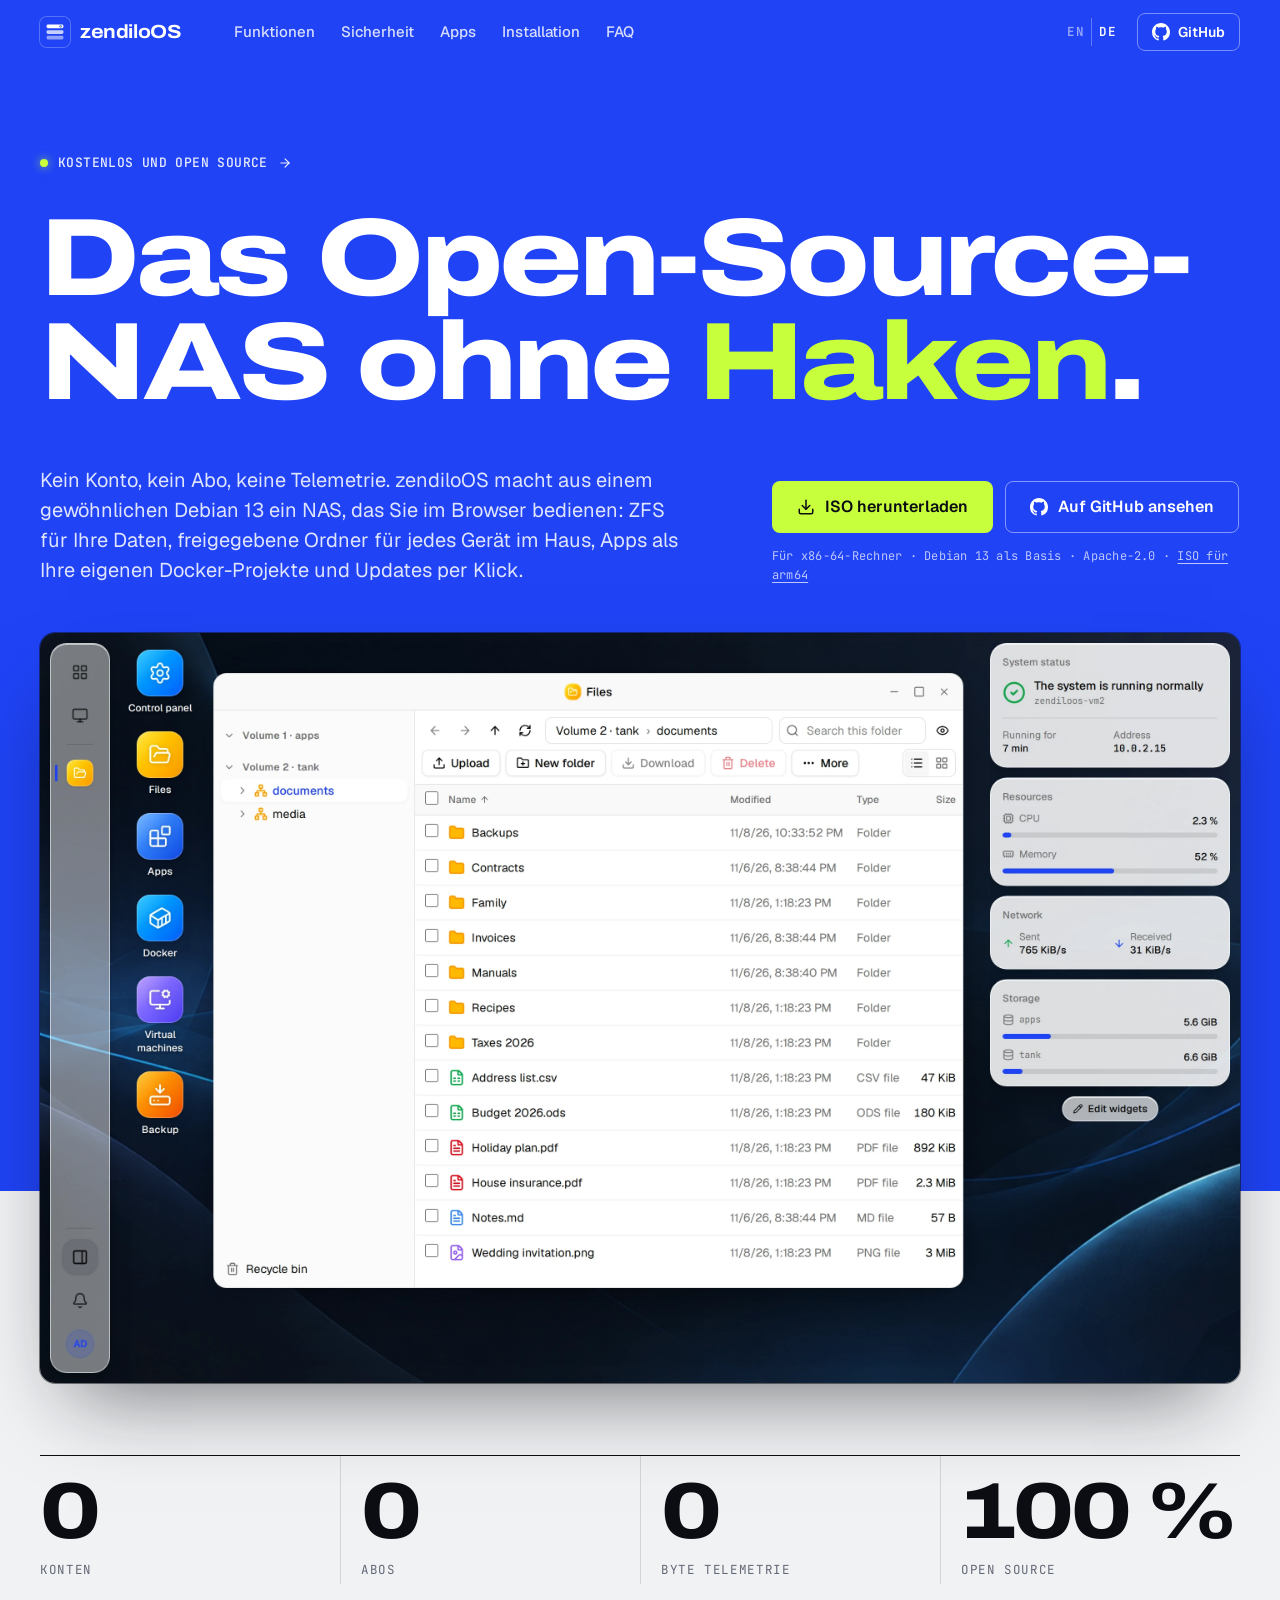
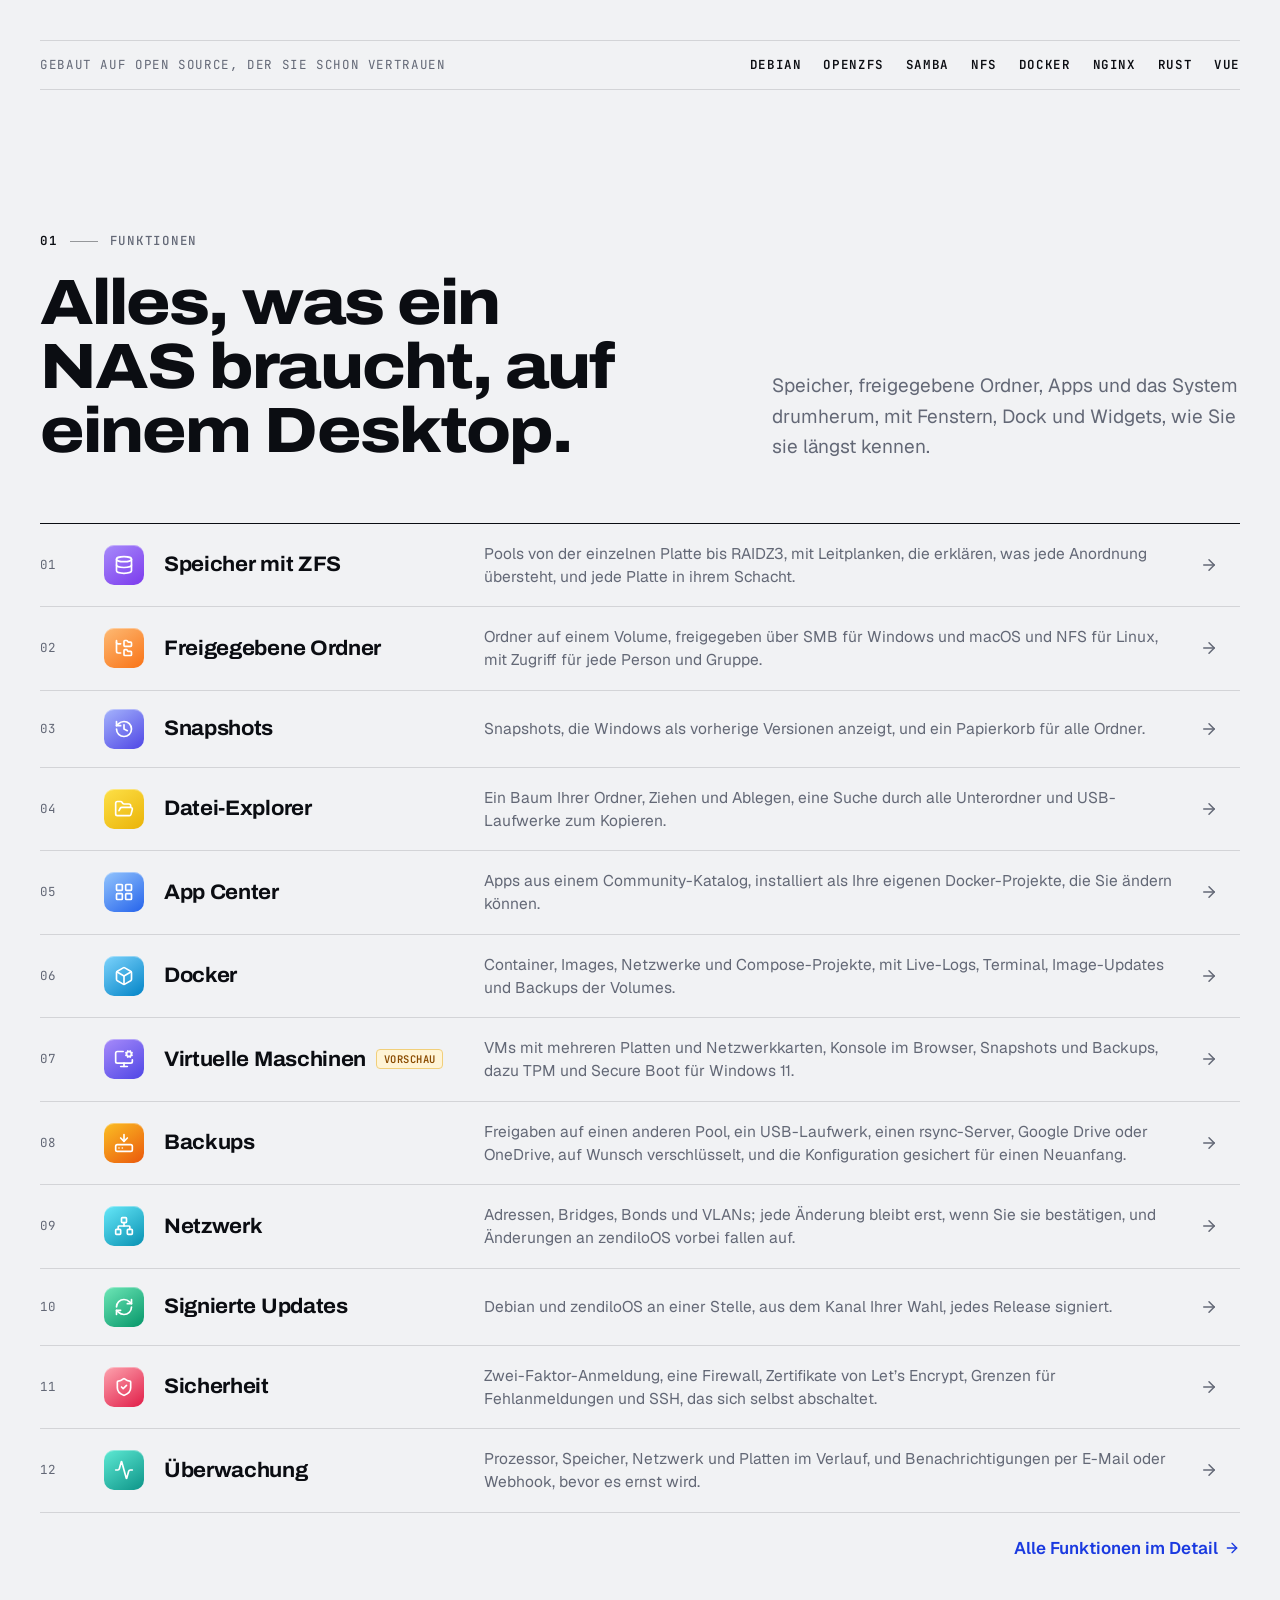
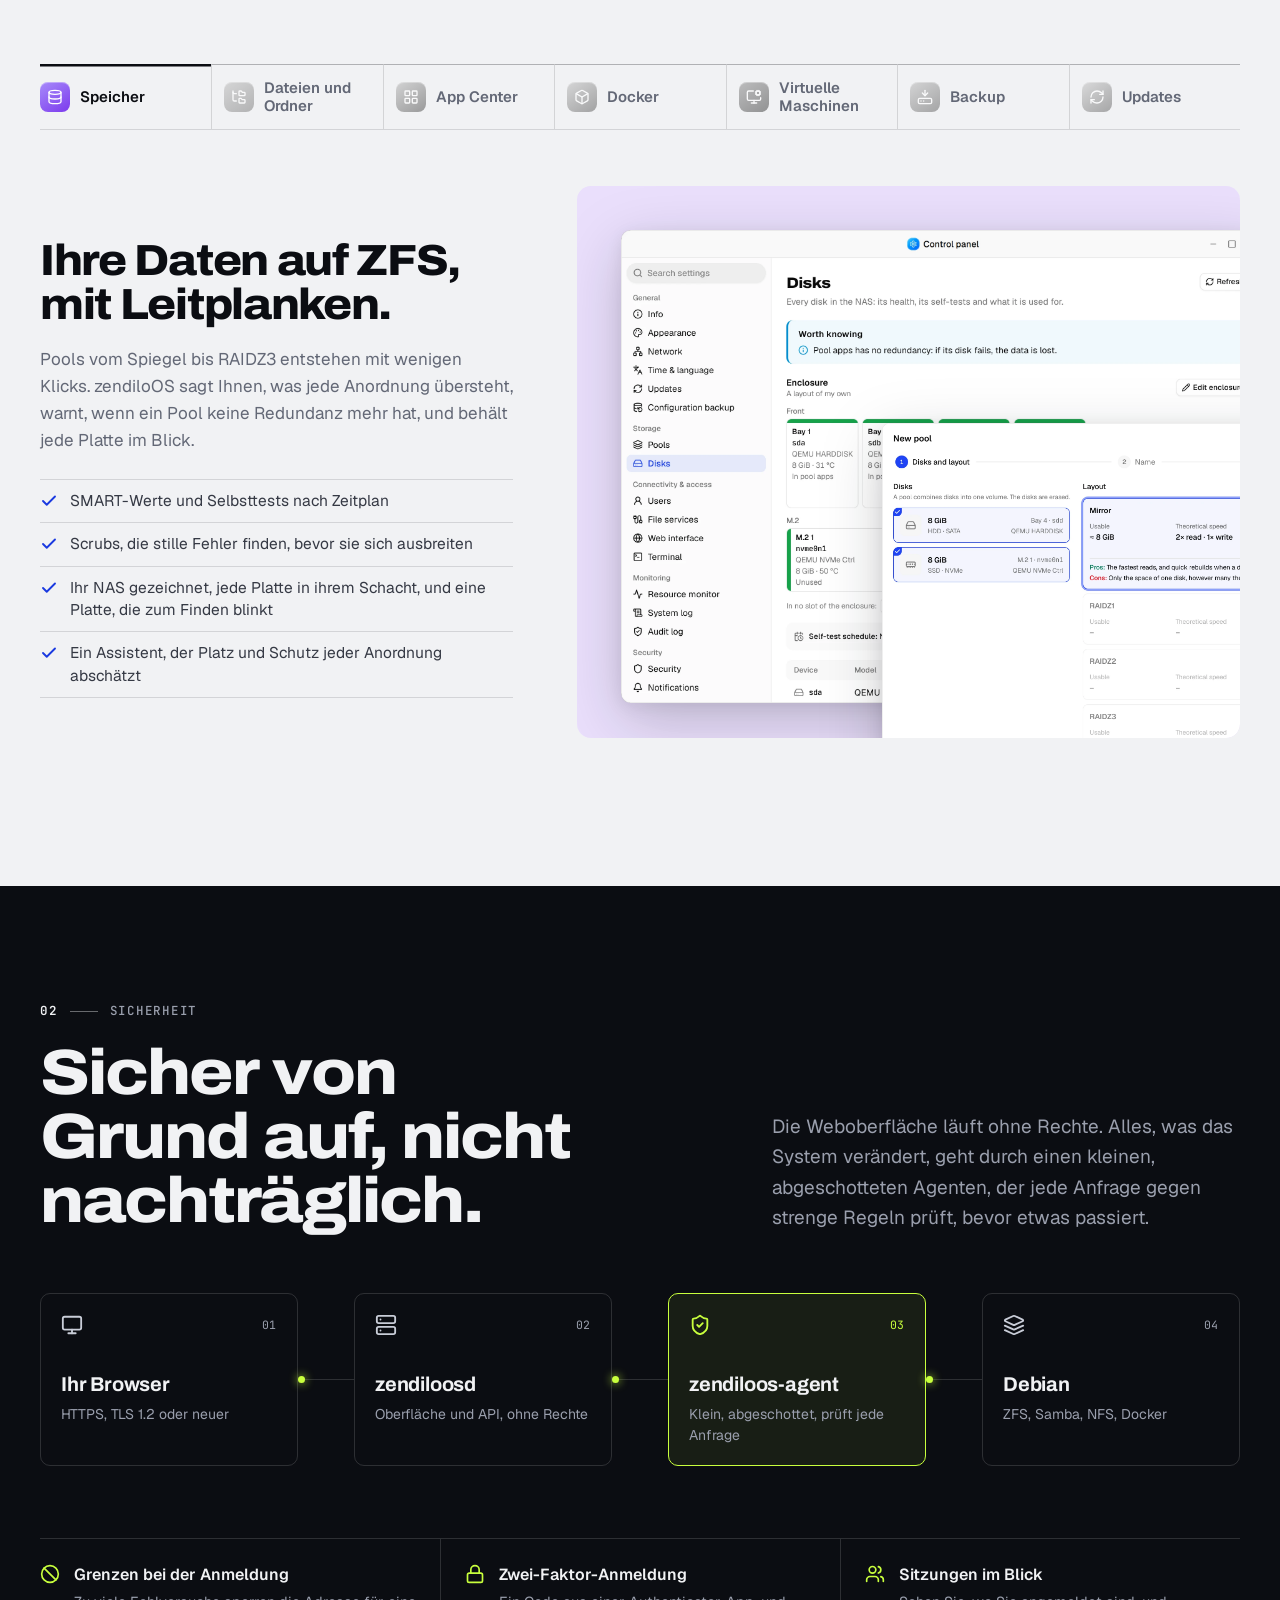
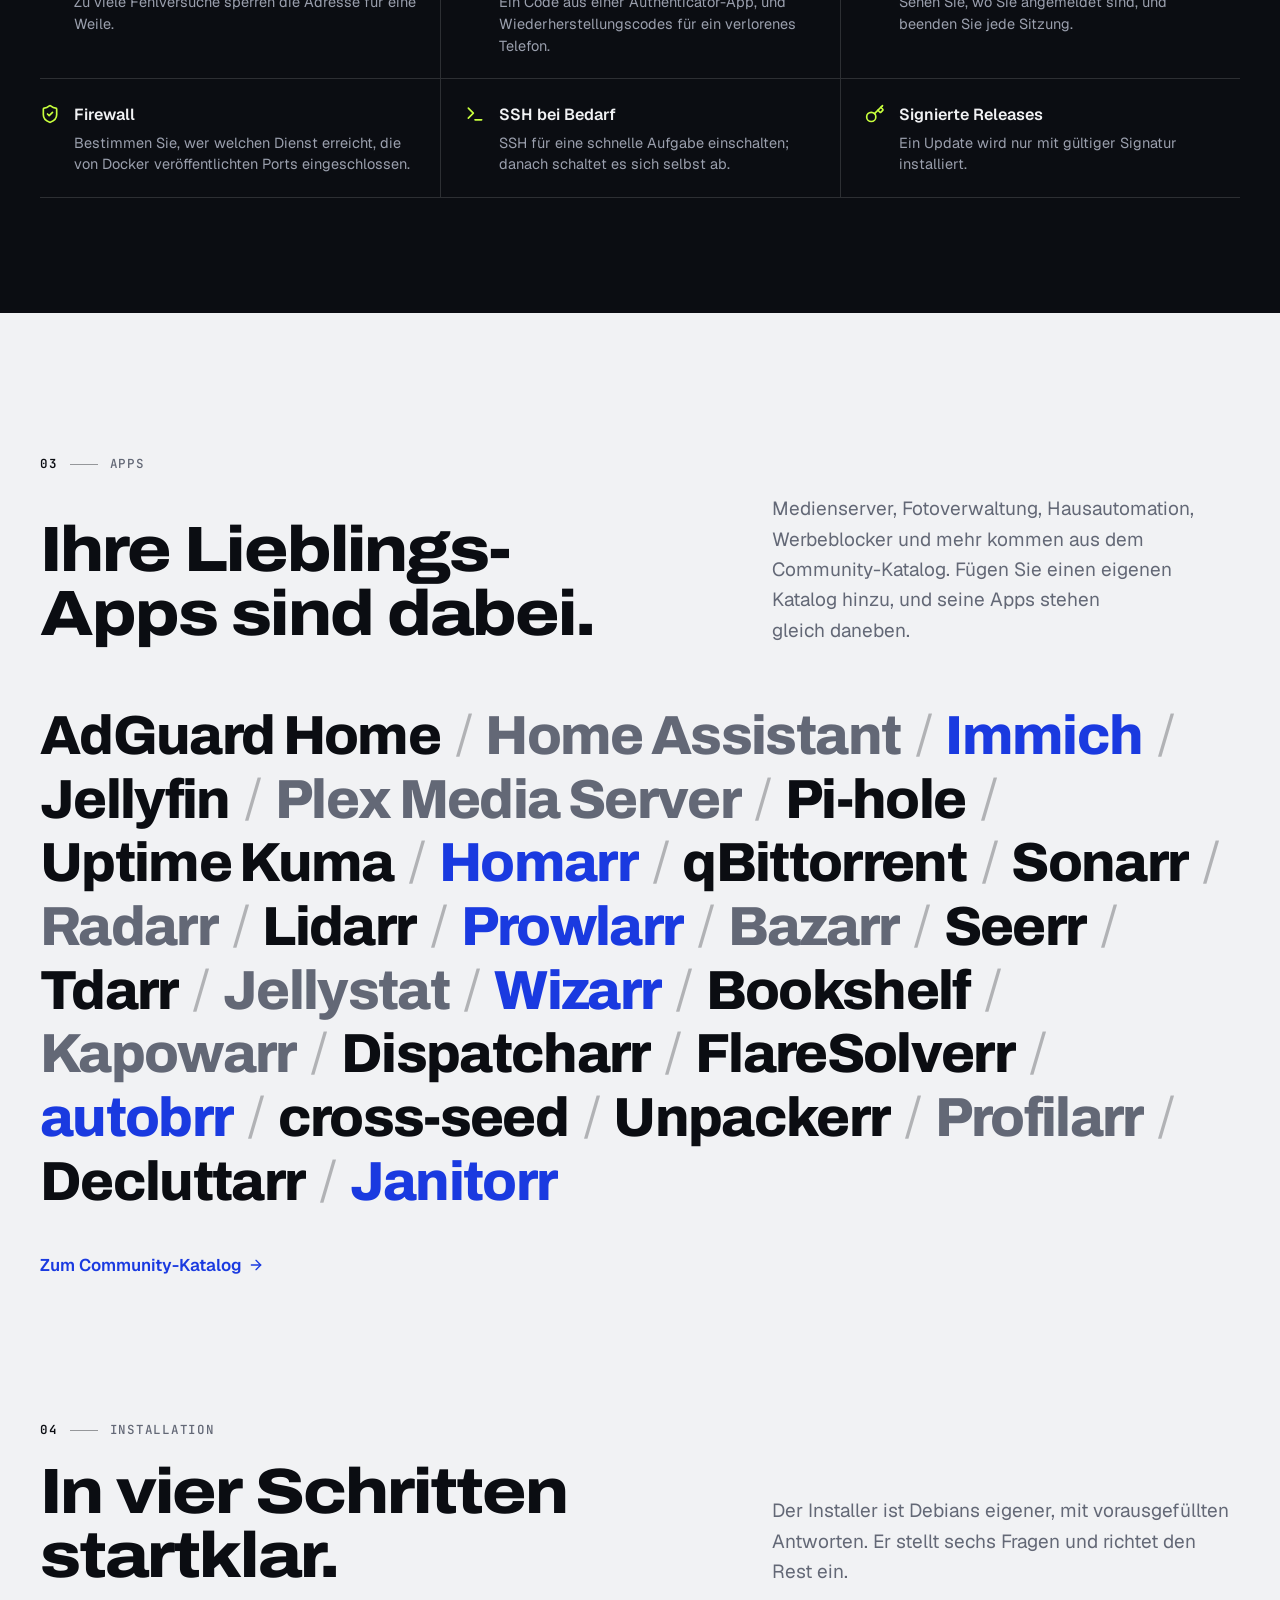
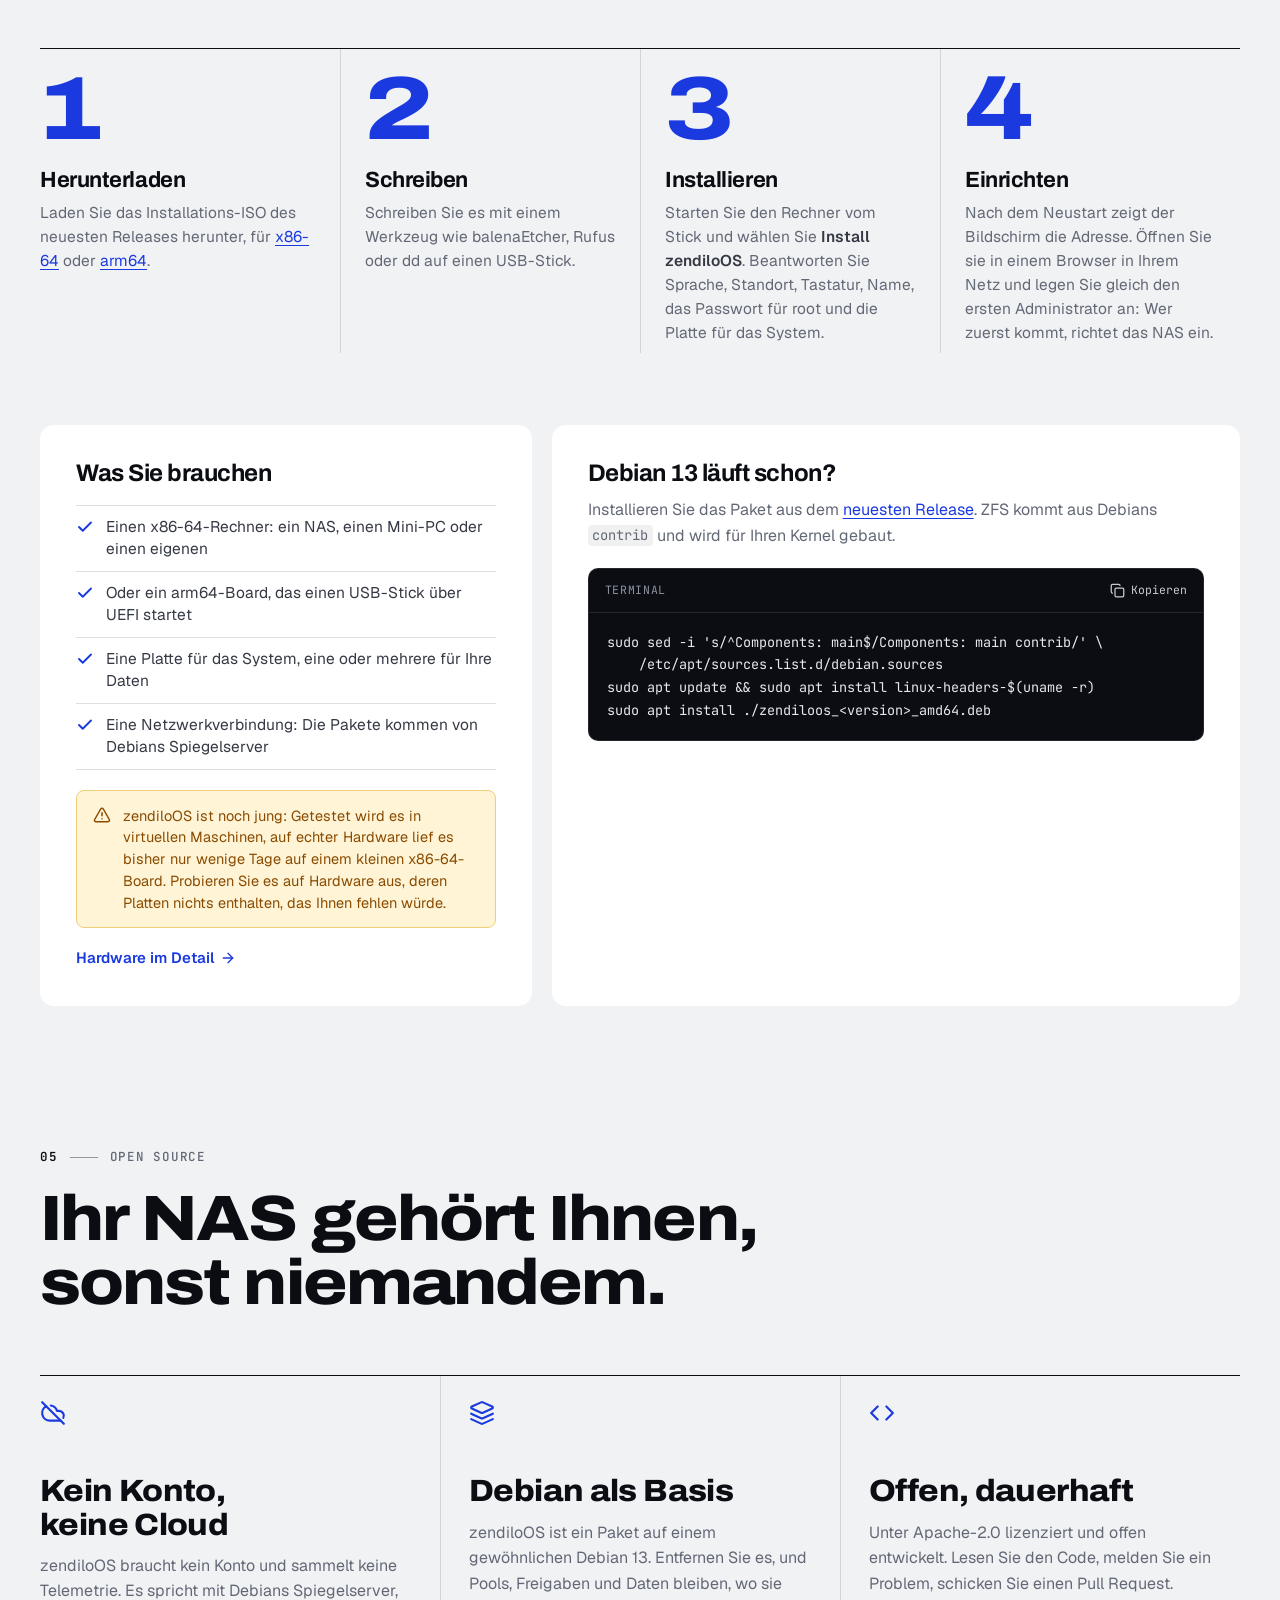
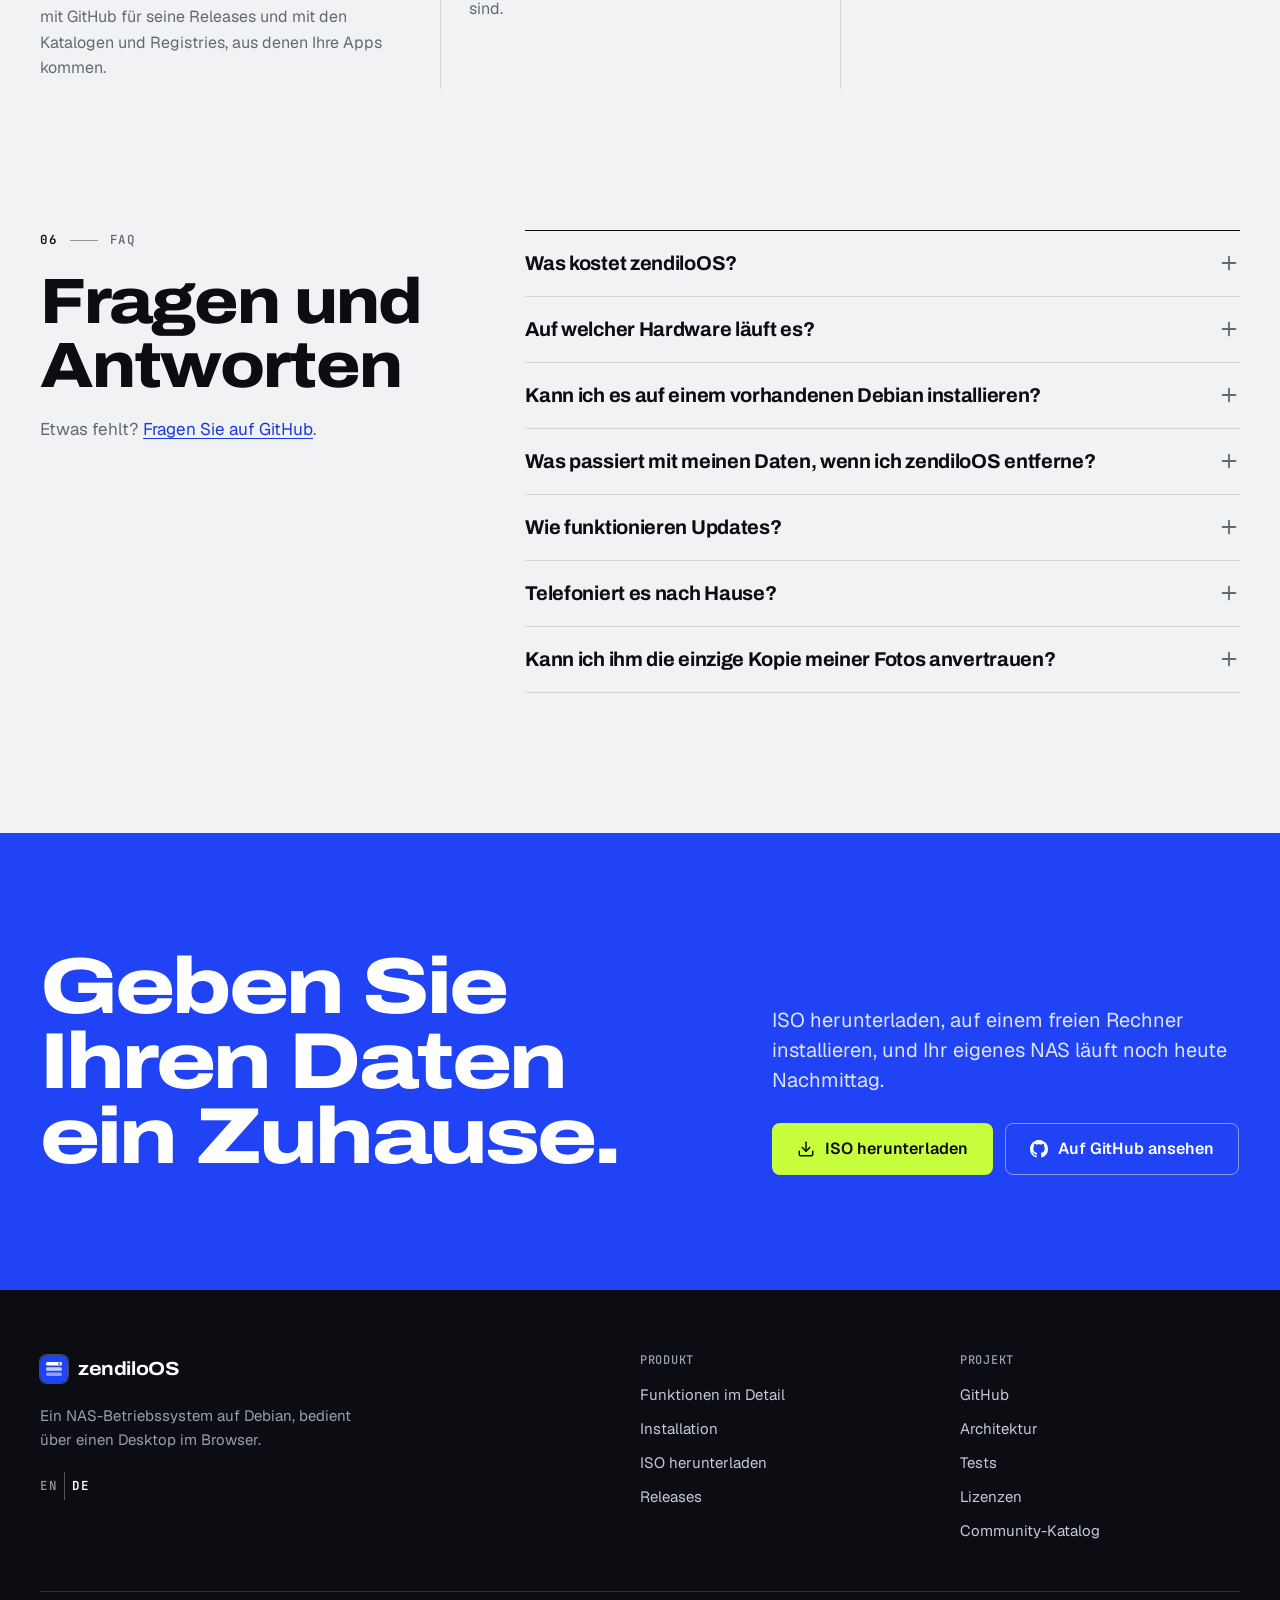
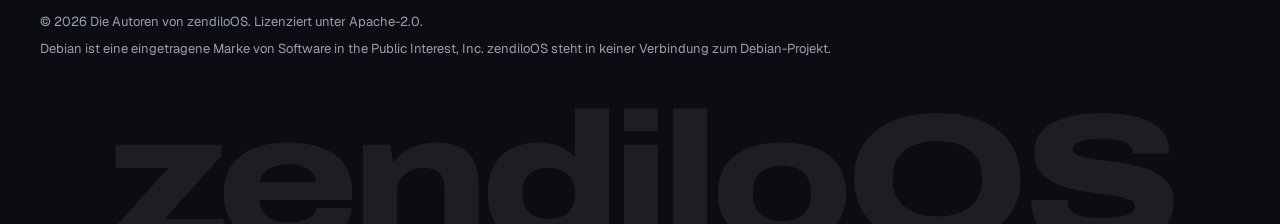
<file: de/index.html>
<!doctype html>
<html lang="de">
<head>
<meta charset="utf-8">
<meta name="viewport" content="width=device-width, initial-scale=1">
<title>zendiloOS: ein NAS, das Sie im Browser bedienen</title>
<meta name="description" content="zendiloOS macht aus Debian 13 ein NAS mit ZFS-Speicher, über SMB und NFS freigegebenen Ordnern, einem App Center für Docker-Apps, Zwei-Faktor-Anmeldung, Firewall und signierten Updates, bedient über einen Desktop im Browser. Kostenlos und Open Source.">
<link rel="canonical" href="https://mavnezz.github.io/zendiloOS.page/de/">
<link rel="alternate" hreflang="en" href="https://mavnezz.github.io/zendiloOS.page/">
<link rel="alternate" hreflang="de" href="https://mavnezz.github.io/zendiloOS.page/de/">
<link rel="alternate" hreflang="x-default" href="https://mavnezz.github.io/zendiloOS.page/">
<meta name="theme-color" content="#1f43f5">
<meta name="color-scheme" content="light dark">
<link rel="icon" href="../favicon.svg" type="image/svg+xml">
<meta property="og:type" content="website">
<meta property="og:site_name" content="zendiloOS">
<meta property="og:title" content="zendiloOS: ein NAS, das Sie im Browser bedienen">
<meta property="og:description" content="zendiloOS macht aus Debian 13 ein NAS mit ZFS-Speicher, über SMB und NFS freigegebenen Ordnern, einem App Center für Docker-Apps, Zwei-Faktor-Anmeldung, Firewall und signierten Updates, bedient über einen Desktop im Browser. Kostenlos und Open Source.">
<meta property="og:url" content="https://mavnezz.github.io/zendiloOS.page/de/">
<meta property="og:locale" content="de_DE">
<meta property="og:image" content="https://mavnezz.github.io/zendiloOS.page/assets/img/og-de.jpg">
<meta property="og:image:width" content="1200">
<meta property="og:image:height" content="630">
<meta name="twitter:card" content="summary_large_image">
<link rel="preload" href="../assets/fonts/archivo.woff2" as="font" type="font/woff2" crossorigin>
<link rel="preload" href="../assets/fonts/geist.woff2" as="font" type="font/woff2" crossorigin>
<link rel="stylesheet" href="../assets/css/site.css?v=eae10a520b6c">
<script>document.documentElement.classList.add('js')</script>
<script type="application/ld+json">{"@context":"https://schema.org","@type":"SoftwareApplication","name":"zendiloOS","description":"zendiloOS macht aus Debian 13 ein NAS mit ZFS-Speicher, über SMB und NFS freigegebenen Ordnern, einem App Center für Docker-Apps, Zwei-Faktor-Anmeldung, Firewall und signierten Updates, bedient über einen Desktop im Browser. Kostenlos und Open Source.","url":"https://mavnezz.github.io/zendiloOS.page/de/","downloadUrl":"https://github.com/mavnezz/zendiloOS/releases/latest/download/zendiloos-amd64-netinst.iso","operatingSystem":"Debian 13","applicationCategory":"UtilitiesApplication","license":"https://www.apache.org/licenses/LICENSE-2.0","offers":{"@type":"Offer","price":"0","priceCurrency":"EUR"},"image":"https://mavnezz.github.io/zendiloOS.page/assets/img/og-de.jpg"}</script>
</head>
<body>
<a class="skip" href="#main">Zum Inhalt springen</a>

<header class="header" id="top">
  <div class="container header-inner">
    <a class="brand" href="./" aria-label="zendiloOS">
      <img src="../favicon.svg" width="30" height="30" alt="">
      <span>zendiloOS</span>
    </a>
    <nav class="nav" id="nav" aria-label="Hauptmenü"><a href="features/">Funktionen</a><a href="#security">Sicherheit</a><a href="#apps">Apps</a><a href="#install">Installation</a><a href="#faq">FAQ</a></nav>
    <div class="header-actions">
      <div class="lang" role="group" aria-label="Sprache"><a href="../" hreflang="en" lang="en" data-lang="en">EN</a><a href="../de/" hreflang="de" lang="de" data-lang="de" aria-current="page">DE</a></div>
      <a class="btn btn-small btn-line" href="https://github.com/mavnezz/zendiloOS" aria-label="GitHub"><svg class="i" width="18" height="18" viewBox="0 0 16 16" fill="currentColor" aria-hidden="true"><path d="M8 0c4.42 0 8 3.58 8 8a8.013 8.013 0 0 1-5.45 7.59c-.4.08-.55-.17-.55-.38 0-.27.01-1.13.01-2.2 0-.75-.25-1.23-.54-1.48 1.78-.2 3.65-.88 3.65-3.95 0-.88-.31-1.59-.82-2.15.08-.2.36-1.02-.08-2.12 0 0-.67-.22-2.2.82-.64-.18-1.32-.27-2-.27-.68 0-1.36.09-2 .27-1.53-1.03-2.2-.82-2.2-.82-.44 1.1-.16 1.92-.08 2.12-.51.56-.82 1.28-.82 2.15 0 3.06 1.86 3.75 3.64 3.95-.23.2-.44.55-.51 1.07-.46.21-1.61.55-2.33-.66-.15-.24-.6-.83-1.23-.82-.67.01-.27.38.01.53.34.19.73.9.82 1.13.16.45.68 1.31 2.69.94 0 .67.01 1.3.01 1.49 0 .21-.15.45-.55.38A7.995 7.995 0 0 1 0 8c0-4.42 3.58-8 8-8Z"/></svg><span class="hide-sm">GitHub</span></a>
      <button class="menu-button" type="button" aria-controls="nav" aria-expanded="false" aria-label="Menü"><svg class="i" width="22" height="22" viewBox="0 0 24 24" fill="none" stroke="currentColor" stroke-width="2" stroke-linecap="round" stroke-linejoin="round" aria-hidden="true"><path d="M4 6h16"/><path d="M4 12h16"/><path d="M4 18h16"/></svg><svg class="i" width="22" height="22" viewBox="0 0 24 24" fill="none" stroke="currentColor" stroke-width="2" stroke-linecap="round" stroke-linejoin="round" aria-hidden="true"><path d="M18 6 6 18"/><path d="m6 6 12 12"/></svg></button>
    </div>
  </div>
</header>

<main id="main">
  <section class="hero">
    <div class="container">
      <a class="release" href="https://github.com/mavnezz/zendiloOS/releases/latest" data-release="zendiloOS {version} ist da">
        <i class="led"></i><span data-release-text>Kostenlos und Open Source</span><svg class="i" width="14" height="14" viewBox="0 0 24 24" fill="none" stroke="currentColor" stroke-width="2" stroke-linecap="round" stroke-linejoin="round" aria-hidden="true"><path d="M5 12h14"/><path d="m12 5 7 7-7 7"/></svg>
      </a>
      <h1>Das Open-Source-NAS ohne <em>Haken</em>.</h1>
      <div class="hero-grid">
        <p class="lead">Kein Konto, kein Abo, keine Telemetrie. zendiloOS macht aus einem gewöhnlichen Debian 13 ein NAS, das Sie im Browser bedienen: ZFS für Ihre Daten, freigegebene Ordner für jedes Gerät im Haus, Apps als Ihre eigenen Docker-Projekte und Updates per Klick.</p>
        <div>
          <div class="actions">
            <a class="btn btn-primary" href="https://github.com/mavnezz/zendiloOS/releases/latest/download/zendiloos-amd64-netinst.iso" data-download><svg class="i" width="18" height="18" viewBox="0 0 24 24" fill="none" stroke="currentColor" stroke-width="2" stroke-linecap="round" stroke-linejoin="round" aria-hidden="true"><path d="M12 15V3"/><path d="M21 15v4a2 2 0 0 1-2 2H5a2 2 0 0 1-2-2v-4"/><path d="m7 10 5 5 5-5"/></svg><span>ISO herunterladen</span></a>
            <a class="btn btn-line" href="https://github.com/mavnezz/zendiloOS"><svg class="i" width="18" height="18" viewBox="0 0 16 16" fill="currentColor" aria-hidden="true"><path d="M8 0c4.42 0 8 3.58 8 8a8.013 8.013 0 0 1-5.45 7.59c-.4.08-.55-.17-.55-.38 0-.27.01-1.13.01-2.2 0-.75-.25-1.23-.54-1.48 1.78-.2 3.65-.88 3.65-3.95 0-.88-.31-1.59-.82-2.15.08-.2.36-1.02-.08-2.12 0 0-.67-.22-2.2.82-.64-.18-1.32-.27-2-.27-.68 0-1.36.09-2 .27-1.53-1.03-2.2-.82-2.2-.82-.44 1.1-.16 1.92-.08 2.12-.51.56-.82 1.28-.82 2.15 0 3.06 1.86 3.75 3.64 3.95-.23.2-.44.55-.51 1.07-.46.21-1.61.55-2.33-.66-.15-.24-.6-.83-1.23-.82-.67.01-.27.38.01.53.34.19.73.9.82 1.13.16.45.68 1.31 2.69.94 0 .67.01 1.3.01 1.49 0 .21-.15.45-.55.38A7.995 7.995 0 0 1 0 8c0-4.42 3.58-8 8-8Z"/></svg><span>Auf GitHub ansehen</span></a>
          </div>
          <p class="hero-meta"><span data-download-meta data-template="Version {version} · {size} · x86-64 · Apache-2.0">Für x86-64-Rechner · Debian 13 als Basis · Apache-2.0</span> · <a href="https://github.com/mavnezz/zendiloOS/releases/latest/download/zendiloos-arm64-netinst.iso">ISO für arm64</a></p>
        </div>
      </div>
    </div>
    <div class="container hero-visual">
      <picture class=""><source srcset="../assets/img/hero-dark.webp" media="(prefers-color-scheme: dark)"><img src="../assets/img/hero-light.webp" width="2880" height="1800" alt="Der zendiloOS-Desktop im Browser: Der Datei-Explorer zeigt den Ordner documents, daneben zeigen Widgets Systemzustand, Auslastung, Netzwerk und Speicher." fetchpriority="high" decoding="async"></picture>
    </div>
  </section>

  <section class="zeros" aria-label="Was zendiloOS nicht von Ihnen verlangt">
    <div class="container">
      <ul class="zeros-list reveal"><li><strong>0</strong><span>Konten</span></li><li><strong>0</strong><span>Abos</span></li><li><strong>0</strong><span>Byte Telemetrie</span></li><li><strong>100 %</strong><span>Open Source</span></li></ul>
      <div class="built-on">
        <p>Gebaut auf Open Source, der Sie schon vertrauen</p>
        <ul><li>Debian</li><li>OpenZFS</li><li>Samba</li><li>NFS</li><li>Docker</li><li>nginx</li><li>Rust</li><li>Vue</li></ul>
      </div>
    </div>
  </section>

  <section class="section" id="features">
    <div class="container">
      <header class="head reveal">
        <p class="label"><b>01</b>Funktionen</p>
        <h2>Alles, was ein NAS braucht, auf einem Desktop.</h2>
        <p>Speicher, freigegebene Ordner, Apps und das System drumherum, mit Fenstern, Dock und Widgets, wie Sie sie längst kennen.</p>
      </header>
      <ol class="index">
        <li class="reveal"><a class="index-row" href="features/#storage">
          <span class="index-num">01</span>
          <span class="tile" style="--c1:#a78bfa;--c2:#7c3aed"><svg class="i" width="20" height="20" viewBox="0 0 24 24" fill="none" stroke="currentColor" stroke-width="2" stroke-linecap="round" stroke-linejoin="round" aria-hidden="true"><ellipse cx="12" cy="5" rx="9" ry="3"/><path d="M3 5V19A9 3 0 0 0 21 19V5"/><path d="M3 12A9 3 0 0 0 21 12"/></svg></span>
          <h3><span>Speicher mit ZFS</span></h3>
          <p>Pools von der einzelnen Platte bis RAIDZ3, mit Leitplanken, die erklären, was jede Anordnung übersteht, und jede Platte in ihrem Schacht.</p>
          <svg class="i" width="18" height="18" viewBox="0 0 24 24" fill="none" stroke="currentColor" stroke-width="2" stroke-linecap="round" stroke-linejoin="round" aria-hidden="true"><path d="M5 12h14"/><path d="m12 5 7 7-7 7"/></svg>
        </a></li>
        <li class="reveal"><a class="index-row" href="features/#files">
          <span class="index-num">02</span>
          <span class="tile" style="--c1:#fdba74;--c2:#f97316"><svg class="i" width="20" height="20" viewBox="0 0 24 24" fill="none" stroke="currentColor" stroke-width="2" stroke-linecap="round" stroke-linejoin="round" aria-hidden="true"><path d="M20 10a1 1 0 0 0 1-1V6a1 1 0 0 0-1-1h-2.5a1 1 0 0 1-.8-.4l-.9-1.2A1 1 0 0 0 15 3h-2a1 1 0 0 0-1 1v5a1 1 0 0 0 1 1Z"/><path d="M20 21a1 1 0 0 0 1-1v-3a1 1 0 0 0-1-1h-2.9a1 1 0 0 1-.88-.55l-.42-.85a1 1 0 0 0-.92-.6H13a1 1 0 0 0-1 1v5a1 1 0 0 0 1 1Z"/><path d="M3 5a2 2 0 0 0 2 2h3"/><path d="M3 3v13a2 2 0 0 0 2 2h3"/></svg></span>
          <h3><span>Freigegebene Ordner</span></h3>
          <p>Ordner auf einem Volume, freigegeben über SMB für Windows und macOS und NFS für Linux, mit Zugriff für jede Person und Gruppe.</p>
          <svg class="i" width="18" height="18" viewBox="0 0 24 24" fill="none" stroke="currentColor" stroke-width="2" stroke-linecap="round" stroke-linejoin="round" aria-hidden="true"><path d="M5 12h14"/><path d="m12 5 7 7-7 7"/></svg>
        </a></li>
        <li class="reveal"><a class="index-row" href="features/#files">
          <span class="index-num">03</span>
          <span class="tile" style="--c1:#a5b4fc;--c2:#4f46e5"><svg class="i" width="20" height="20" viewBox="0 0 24 24" fill="none" stroke="currentColor" stroke-width="2" stroke-linecap="round" stroke-linejoin="round" aria-hidden="true"><path d="M3 12a9 9 0 1 0 9-9 9.75 9.75 0 0 0-6.74 2.74L3 8"/><path d="M3 3v5h5"/><path d="M12 7v5l4 2"/></svg></span>
          <h3><span>Snapshots</span></h3>
          <p>Snapshots, die Windows als vorherige Versionen anzeigt, und ein Papierkorb für alle Ordner.</p>
          <svg class="i" width="18" height="18" viewBox="0 0 24 24" fill="none" stroke="currentColor" stroke-width="2" stroke-linecap="round" stroke-linejoin="round" aria-hidden="true"><path d="M5 12h14"/><path d="m12 5 7 7-7 7"/></svg>
        </a></li>
        <li class="reveal"><a class="index-row" href="features/#files">
          <span class="index-num">04</span>
          <span class="tile" style="--c1:#fde047;--c2:#eab308"><svg class="i" width="20" height="20" viewBox="0 0 24 24" fill="none" stroke="currentColor" stroke-width="2" stroke-linecap="round" stroke-linejoin="round" aria-hidden="true"><path d="m6 14 1.5-2.9A2 2 0 0 1 9.24 10H20a2 2 0 0 1 1.94 2.5l-1.54 6a2 2 0 0 1-1.95 1.5H4a2 2 0 0 1-2-2V5a2 2 0 0 1 2-2h3.9a2 2 0 0 1 1.69.9l.81 1.2a2 2 0 0 0 1.67.9H18a2 2 0 0 1 2 2v2"/></svg></span>
          <h3><span>Datei-Explorer</span></h3>
          <p>Ein Baum Ihrer Ordner, Ziehen und Ablegen, eine Suche durch alle Unterordner und USB-Laufwerke zum Kopieren.</p>
          <svg class="i" width="18" height="18" viewBox="0 0 24 24" fill="none" stroke="currentColor" stroke-width="2" stroke-linecap="round" stroke-linejoin="round" aria-hidden="true"><path d="M5 12h14"/><path d="m12 5 7 7-7 7"/></svg>
        </a></li>
        <li class="reveal"><a class="index-row" href="features/#apps">
          <span class="index-num">05</span>
          <span class="tile" style="--c1:#93c5fd;--c2:#2563eb"><svg class="i" width="20" height="20" viewBox="0 0 24 24" fill="none" stroke="currentColor" stroke-width="2" stroke-linecap="round" stroke-linejoin="round" aria-hidden="true"><rect width="7" height="7" x="3" y="3" rx="1"/><rect width="7" height="7" x="14" y="3" rx="1"/><rect width="7" height="7" x="14" y="14" rx="1"/><rect width="7" height="7" x="3" y="14" rx="1"/></svg></span>
          <h3><span>App Center</span></h3>
          <p>Apps aus einem Community-Katalog, installiert als Ihre eigenen Docker-Projekte, die Sie ändern können.</p>
          <svg class="i" width="18" height="18" viewBox="0 0 24 24" fill="none" stroke="currentColor" stroke-width="2" stroke-linecap="round" stroke-linejoin="round" aria-hidden="true"><path d="M5 12h14"/><path d="m12 5 7 7-7 7"/></svg>
        </a></li>
        <li class="reveal"><a class="index-row" href="features/#apps">
          <span class="index-num">06</span>
          <span class="tile" style="--c1:#7dd3fc;--c2:#0284c7"><svg class="i" width="20" height="20" viewBox="0 0 24 24" fill="none" stroke="currentColor" stroke-width="2" stroke-linecap="round" stroke-linejoin="round" aria-hidden="true"><path d="M21 8a2 2 0 0 0-1-1.73l-7-4a2 2 0 0 0-2 0l-7 4A2 2 0 0 0 3 8v8a2 2 0 0 0 1 1.73l7 4a2 2 0 0 0 2 0l7-4A2 2 0 0 0 21 16Z"/><path d="m3.3 7 8.7 5 8.7-5"/><path d="M12 22V12"/></svg></span>
          <h3><span>Docker</span></h3>
          <p>Container, Images, Netzwerke und Compose-Projekte, mit Live-Logs, Terminal, Image-Updates und Backups der Volumes.</p>
          <svg class="i" width="18" height="18" viewBox="0 0 24 24" fill="none" stroke="currentColor" stroke-width="2" stroke-linecap="round" stroke-linejoin="round" aria-hidden="true"><path d="M5 12h14"/><path d="m12 5 7 7-7 7"/></svg>
        </a></li>
        <li class="reveal"><a class="index-row" href="features/#vms">
          <span class="index-num">07</span>
          <span class="tile" style="--c1:#a78bfa;--c2:#4f46e5"><svg class="i" width="20" height="20" viewBox="0 0 24 24" fill="none" stroke="currentColor" stroke-width="2" stroke-linecap="round" stroke-linejoin="round" aria-hidden="true"><path d="M12 17v4"/><path d="m14.305 7.53.923-.382"/><path d="m15.228 4.852-.923-.383"/><path d="m16.852 3.228-.383-.924"/><path d="m16.852 8.772-.383.923"/><path d="m19.148 3.228.383-.924"/><path d="m19.53 9.696-.382-.924"/><path d="m20.772 4.852.924-.383"/><path d="m20.772 7.148.924.383"/><path d="M22 13v2a2 2 0 0 1-2 2H4a2 2 0 0 1-2-2V5a2 2 0 0 1 2-2h7"/><path d="M8 21h8"/><circle cx="18" cy="6" r="3"/></svg></span>
          <h3><span>Virtuelle Maschinen</span><span class="badges"><span class="badge badge-preview">Vorschau</span></span></h3>
          <p>VMs mit mehreren Platten und Netzwerkkarten, Konsole im Browser, Snapshots und Backups, dazu TPM und Secure Boot für Windows 11.</p>
          <svg class="i" width="18" height="18" viewBox="0 0 24 24" fill="none" stroke="currentColor" stroke-width="2" stroke-linecap="round" stroke-linejoin="round" aria-hidden="true"><path d="M5 12h14"/><path d="m12 5 7 7-7 7"/></svg>
        </a></li>
        <li class="reveal"><a class="index-row" href="features/#backup">
          <span class="index-num">08</span>
          <span class="tile" style="--c1:#fbbf24;--c2:#ea580c"><svg class="i" width="20" height="20" viewBox="0 0 24 24" fill="none" stroke="currentColor" stroke-width="2" stroke-linecap="round" stroke-linejoin="round" aria-hidden="true"><path d="M12 2v8"/><path d="m16 6-4 4-4-4"/><rect width="20" height="8" x="2" y="14" rx="2"/><path d="M6 18h.01"/><path d="M10 18h.01"/></svg></span>
          <h3><span>Backups</span></h3>
          <p>Freigaben auf einen anderen Pool, ein USB-Laufwerk, einen rsync-Server, Google Drive oder OneDrive, auf Wunsch verschlüsselt, und die Konfiguration gesichert für einen Neuanfang.</p>
          <svg class="i" width="18" height="18" viewBox="0 0 24 24" fill="none" stroke="currentColor" stroke-width="2" stroke-linecap="round" stroke-linejoin="round" aria-hidden="true"><path d="M5 12h14"/><path d="m12 5 7 7-7 7"/></svg>
        </a></li>
        <li class="reveal"><a class="index-row" href="features/#network">
          <span class="index-num">09</span>
          <span class="tile" style="--c1:#67e8f9;--c2:#0891b2"><svg class="i" width="20" height="20" viewBox="0 0 24 24" fill="none" stroke="currentColor" stroke-width="2" stroke-linecap="round" stroke-linejoin="round" aria-hidden="true"><rect x="16" y="16" width="6" height="6" rx="1"/><rect x="2" y="16" width="6" height="6" rx="1"/><rect x="9" y="2" width="6" height="6" rx="1"/><path d="M5 16v-3a1 1 0 0 1 1-1h12a1 1 0 0 1 1 1v3"/><path d="M12 12V8"/></svg></span>
          <h3><span>Netzwerk</span></h3>
          <p>Adressen, Bridges, Bonds und VLANs; jede Änderung bleibt erst, wenn Sie sie bestätigen, und Änderungen an zendiloOS vorbei fallen auf.</p>
          <svg class="i" width="18" height="18" viewBox="0 0 24 24" fill="none" stroke="currentColor" stroke-width="2" stroke-linecap="round" stroke-linejoin="round" aria-hidden="true"><path d="M5 12h14"/><path d="m12 5 7 7-7 7"/></svg>
        </a></li>
        <li class="reveal"><a class="index-row" href="features/#updates">
          <span class="index-num">10</span>
          <span class="tile" style="--c1:#6ee7b7;--c2:#059669"><svg class="i" width="20" height="20" viewBox="0 0 24 24" fill="none" stroke="currentColor" stroke-width="2" stroke-linecap="round" stroke-linejoin="round" aria-hidden="true"><path d="M3 12a9 9 0 0 1 9-9 9.75 9.75 0 0 1 6.74 2.74L21 8"/><path d="M21 3v5h-5"/><path d="M21 12a9 9 0 0 1-9 9 9.75 9.75 0 0 1-6.74-2.74L3 16"/><path d="M8 16H3v5"/></svg></span>
          <h3><span>Signierte Updates</span></h3>
          <p>Debian und zendiloOS an einer Stelle, aus dem Kanal Ihrer Wahl, jedes Release signiert.</p>
          <svg class="i" width="18" height="18" viewBox="0 0 24 24" fill="none" stroke="currentColor" stroke-width="2" stroke-linecap="round" stroke-linejoin="round" aria-hidden="true"><path d="M5 12h14"/><path d="m12 5 7 7-7 7"/></svg>
        </a></li>
        <li class="reveal"><a class="index-row" href="features/#security">
          <span class="index-num">11</span>
          <span class="tile" style="--c1:#fda4af;--c2:#e11d48"><svg class="i" width="20" height="20" viewBox="0 0 24 24" fill="none" stroke="currentColor" stroke-width="2" stroke-linecap="round" stroke-linejoin="round" aria-hidden="true"><path d="M20 13c0 5-3.5 7.5-7.66 8.95a1 1 0 0 1-.67-.01C7.5 20.5 4 18 4 13V6a1 1 0 0 1 1-1c2 0 4.5-1.2 6.24-2.72a1.17 1.17 0 0 1 1.52 0C14.51 3.81 17 5 19 5a1 1 0 0 1 1 1z"/><path d="m9 12 2 2 4-4"/></svg></span>
          <h3><span>Sicherheit</span></h3>
          <p>Zwei-Faktor-Anmeldung, eine Firewall, Zertifikate von Let’s Encrypt, Grenzen für Fehlanmeldungen und SSH, das sich selbst abschaltet.</p>
          <svg class="i" width="18" height="18" viewBox="0 0 24 24" fill="none" stroke="currentColor" stroke-width="2" stroke-linecap="round" stroke-linejoin="round" aria-hidden="true"><path d="M5 12h14"/><path d="m12 5 7 7-7 7"/></svg>
        </a></li>
        <li class="reveal"><a class="index-row" href="features/#monitor">
          <span class="index-num">12</span>
          <span class="tile" style="--c1:#5eead4;--c2:#0d9488"><svg class="i" width="20" height="20" viewBox="0 0 24 24" fill="none" stroke="currentColor" stroke-width="2" stroke-linecap="round" stroke-linejoin="round" aria-hidden="true"><path d="M22 12h-2.48a2 2 0 0 0-1.93 1.46l-2.35 8.36a.25.25 0 0 1-.48 0L9.24 2.18a.25.25 0 0 0-.48 0l-2.35 8.36A2 2 0 0 1 4.49 12H2"/></svg></span>
          <h3><span>Überwachung</span></h3>
          <p>Prozessor, Speicher, Netzwerk und Platten im Verlauf, und Benachrichtigungen per E-Mail oder Webhook, bevor es ernst wird.</p>
          <svg class="i" width="18" height="18" viewBox="0 0 24 24" fill="none" stroke="currentColor" stroke-width="2" stroke-linecap="round" stroke-linejoin="round" aria-hidden="true"><path d="M5 12h14"/><path d="m12 5 7 7-7 7"/></svg>
        </a></li>
      </ol>
      <div class="features-more reveal">
        
        <a class="link" href="features/">Alle Funktionen im Detail<svg class="i" width="16" height="16" viewBox="0 0 24 24" fill="none" stroke="currentColor" stroke-width="2" stroke-linecap="round" stroke-linejoin="round" aria-hidden="true"><path d="M5 12h14"/><path d="m12 5 7 7-7 7"/></svg></a>
      </div>
    </div>
  </section>

  <section class="section section-tour" aria-label="Ein Rundgang durch zendiloOS">
    <div class="container reveal">
      <div class="tabs" role="tablist" aria-label="Ein Rundgang durch zendiloOS"><button class="tab" type="button" role="tab" id="tab-storage" aria-controls="tour-storage" aria-selected="true"><span class="tile" style="--c1:#a78bfa;--c2:#7c3aed"><svg class="i" width="16" height="16" viewBox="0 0 24 24" fill="none" stroke="currentColor" stroke-width="2" stroke-linecap="round" stroke-linejoin="round" aria-hidden="true"><ellipse cx="12" cy="5" rx="9" ry="3"/><path d="M3 5V19A9 3 0 0 0 21 19V5"/><path d="M3 12A9 3 0 0 0 21 12"/></svg></span><span>Speicher</span></button><button class="tab" type="button" role="tab" id="tab-shares" aria-controls="tour-shares" aria-selected="false" tabindex="-1"><span class="tile" style="--c1:#fdba74;--c2:#f97316"><svg class="i" width="16" height="16" viewBox="0 0 24 24" fill="none" stroke="currentColor" stroke-width="2" stroke-linecap="round" stroke-linejoin="round" aria-hidden="true"><path d="M20 10a1 1 0 0 0 1-1V6a1 1 0 0 0-1-1h-2.5a1 1 0 0 1-.8-.4l-.9-1.2A1 1 0 0 0 15 3h-2a1 1 0 0 0-1 1v5a1 1 0 0 0 1 1Z"/><path d="M20 21a1 1 0 0 0 1-1v-3a1 1 0 0 0-1-1h-2.9a1 1 0 0 1-.88-.55l-.42-.85a1 1 0 0 0-.92-.6H13a1 1 0 0 0-1 1v5a1 1 0 0 0 1 1Z"/><path d="M3 5a2 2 0 0 0 2 2h3"/><path d="M3 3v13a2 2 0 0 0 2 2h3"/></svg></span><span>Dateien und Ordner</span></button><button class="tab" type="button" role="tab" id="tab-apps" aria-controls="tour-apps" aria-selected="false" tabindex="-1"><span class="tile" style="--c1:#93c5fd;--c2:#2563eb"><svg class="i" width="16" height="16" viewBox="0 0 24 24" fill="none" stroke="currentColor" stroke-width="2" stroke-linecap="round" stroke-linejoin="round" aria-hidden="true"><rect width="7" height="7" x="3" y="3" rx="1"/><rect width="7" height="7" x="14" y="3" rx="1"/><rect width="7" height="7" x="14" y="14" rx="1"/><rect width="7" height="7" x="3" y="14" rx="1"/></svg></span><span>App Center</span></button><button class="tab" type="button" role="tab" id="tab-docker" aria-controls="tour-docker" aria-selected="false" tabindex="-1"><span class="tile" style="--c1:#7dd3fc;--c2:#0284c7"><svg class="i" width="16" height="16" viewBox="0 0 24 24" fill="none" stroke="currentColor" stroke-width="2" stroke-linecap="round" stroke-linejoin="round" aria-hidden="true"><path d="M21 8a2 2 0 0 0-1-1.73l-7-4a2 2 0 0 0-2 0l-7 4A2 2 0 0 0 3 8v8a2 2 0 0 0 1 1.73l7 4a2 2 0 0 0 2 0l7-4A2 2 0 0 0 21 16Z"/><path d="m3.3 7 8.7 5 8.7-5"/><path d="M12 22V12"/></svg></span><span>Docker</span></button><button class="tab" type="button" role="tab" id="tab-vms" aria-controls="tour-vms" aria-selected="false" tabindex="-1"><span class="tile" style="--c1:#a78bfa;--c2:#4f46e5"><svg class="i" width="16" height="16" viewBox="0 0 24 24" fill="none" stroke="currentColor" stroke-width="2" stroke-linecap="round" stroke-linejoin="round" aria-hidden="true"><path d="M12 17v4"/><path d="m14.305 7.53.923-.382"/><path d="m15.228 4.852-.923-.383"/><path d="m16.852 3.228-.383-.924"/><path d="m16.852 8.772-.383.923"/><path d="m19.148 3.228.383-.924"/><path d="m19.53 9.696-.382-.924"/><path d="m20.772 4.852.924-.383"/><path d="m20.772 7.148.924.383"/><path d="M22 13v2a2 2 0 0 1-2 2H4a2 2 0 0 1-2-2V5a2 2 0 0 1 2-2h7"/><path d="M8 21h8"/><circle cx="18" cy="6" r="3"/></svg></span><span>Virtuelle Maschinen</span></button><button class="tab" type="button" role="tab" id="tab-backup" aria-controls="tour-backup" aria-selected="false" tabindex="-1"><span class="tile" style="--c1:#fbbf24;--c2:#ea580c"><svg class="i" width="16" height="16" viewBox="0 0 24 24" fill="none" stroke="currentColor" stroke-width="2" stroke-linecap="round" stroke-linejoin="round" aria-hidden="true"><path d="M12 2v8"/><path d="m16 6-4 4-4-4"/><rect width="20" height="8" x="2" y="14" rx="2"/><path d="M6 18h.01"/><path d="M10 18h.01"/></svg></span><span>Backup</span></button><button class="tab" type="button" role="tab" id="tab-updates" aria-controls="tour-updates" aria-selected="false" tabindex="-1"><span class="tile" style="--c1:#6ee7b7;--c2:#059669"><svg class="i" width="16" height="16" viewBox="0 0 24 24" fill="none" stroke="currentColor" stroke-width="2" stroke-linecap="round" stroke-linejoin="round" aria-hidden="true"><path d="M3 12a9 9 0 0 1 9-9 9.75 9.75 0 0 1 6.74 2.74L21 8"/><path d="M21 3v5h-5"/><path d="M21 12a9 9 0 0 1-9 9 9.75 9.75 0 0 1-6.74-2.74L3 16"/><path d="M8 16H3v5"/></svg></span><span>Updates</span></button></div>
      <div class="panels">
        <article class="panel active" id="tour-storage" role="tabpanel" aria-labelledby="tab-storage">
          <div class="panel-text">
            <p class="panel-app"><span>Speicher</span></p>
            <h3>Ihre Daten auf ZFS, mit Leitplanken.</h3>
            <p>Pools vom Spiegel bis RAIDZ3 entstehen mit wenigen Klicks. zendiloOS sagt Ihnen, was jede Anordnung übersteht, warnt, wenn ein Pool keine Redundanz mehr hat, und behält jede Platte im Blick.</p>
            <ul class="checks"><li><svg class="i" width="18" height="18" viewBox="0 0 24 24" fill="none" stroke="currentColor" stroke-width="2" stroke-linecap="round" stroke-linejoin="round" aria-hidden="true"><path d="M20 6 9 17l-5-5"/></svg><span>SMART-Werte und Selbsttests nach Zeitplan</span></li><li><svg class="i" width="18" height="18" viewBox="0 0 24 24" fill="none" stroke="currentColor" stroke-width="2" stroke-linecap="round" stroke-linejoin="round" aria-hidden="true"><path d="M20 6 9 17l-5-5"/></svg><span>Scrubs, die stille Fehler finden, bevor sie sich ausbreiten</span></li><li><svg class="i" width="18" height="18" viewBox="0 0 24 24" fill="none" stroke="currentColor" stroke-width="2" stroke-linecap="round" stroke-linejoin="round" aria-hidden="true"><path d="M20 6 9 17l-5-5"/></svg><span>Ihr NAS gezeichnet, jede Platte in ihrem Schacht, und eine Platte, die zum Finden blinkt</span></li><li><svg class="i" width="18" height="18" viewBox="0 0 24 24" fill="none" stroke="currentColor" stroke-width="2" stroke-linecap="round" stroke-linejoin="round" aria-hidden="true"><path d="M20 6 9 17l-5-5"/></svg><span>Ein Assistent, der Platz und Schutz jeder Anordnung abschätzt </span></li></ul>
          </div>
          <div class="stage stack" style="--c1:#a78bfa;--c2:#7c3aed"><picture class=""><source srcset="../assets/img/disks-dark.webp" media="(prefers-color-scheme: dark)"><img src="../assets/img/disks-light.webp" width="2064" height="1520" alt="Die Laufwerke in der Systemsteuerung: ein Hinweis, dass der Pool apps keine Redundanz hat, und das NAS gezeichnet, jede Platte in ihrem Schacht mit Modell, Größe, Temperatur und Pool." loading="lazy" decoding="async"></picture><picture class="back"><source srcset="../assets/img/pool-wizard-dark.webp" media="(prefers-color-scheme: dark)"><img src="../assets/img/pool-wizard-light.webp" width="1792" height="1472" alt="Der Assistent für einen neuen Pool: zwei Platten gewählt, daraus ein Spiegel mit etwa 8 GiB nutzbarem Platz, doppeltem Lesetempo und einer Platte, die ausfallen darf." loading="lazy" decoding="async"></picture></div>
        </article>
        <article class="panel" id="tour-shares" role="tabpanel" aria-labelledby="tab-shares">
          <div class="panel-text">
            <p class="panel-app"><span>Dateien und Ordner</span></p>
            <h3>Ein freigegebener Ordner für jedes Gerät im Haus.</h3>
            <p>Jeder Ordner auf einem Volume lässt sich freigeben, und Sie bestimmen, wer lesen oder schreiben darf. Windows und macOS finden ihn über SMB, Linux bindet ihn über NFS ein, und an die Dateien kommt jeder auch im Browser, in einem Explorer.</p>
            <ul class="checks"><li><svg class="i" width="18" height="18" viewBox="0 0 24 24" fill="none" stroke="currentColor" stroke-width="2" stroke-linecap="round" stroke-linejoin="round" aria-hidden="true"><path d="M20 6 9 17l-5-5"/></svg><span>Zugriff für jede Person und Gruppe, gleich für SMB, NFS und den Explorer</span></li><li><svg class="i" width="18" height="18" viewBox="0 0 24 24" fill="none" stroke="currentColor" stroke-width="2" stroke-linecap="round" stroke-linejoin="round" aria-hidden="true"><path d="M20 6 9 17l-5-5"/></svg><span>Vorherige Versionen aus Snapshots, ein Papierkorb für alle Ordner</span></li><li><svg class="i" width="18" height="18" viewBox="0 0 24 24" fill="none" stroke="currentColor" stroke-width="2" stroke-linecap="round" stroke-linejoin="round" aria-hidden="true"><path d="M20 6 9 17l-5-5"/></svg><span>USB-Laufwerke im Explorer, zum Kopieren und Auswerfen</span></li><li><svg class="i" width="18" height="18" viewBox="0 0 24 24" fill="none" stroke="currentColor" stroke-width="2" stroke-linecap="round" stroke-linejoin="round" aria-hidden="true"><path d="M20 6 9 17l-5-5"/></svg><span>Dateien als Liste oder Raster, mit einer Leiste der möglichen Aktionen </span></li></ul>
          </div>
          <div class="stage stack" style="--c1:#fdba74;--c2:#f97316"><picture class=""><source srcset="../assets/img/shares-dark.webp" media="(prefers-color-scheme: dark)"><img src="../assets/img/shares-light.webp" width="1792" height="924" alt="Die Eigenschaften des Ordners documents: Die Gruppe family darf lesen und schreiben, guests darf lesen." loading="lazy" decoding="async"></picture><picture class="back"><source srcset="../assets/img/files-dark.webp" media="(prefers-color-scheme: dark)"><img src="../assets/img/files-light.webp" width="2064" height="1400" alt="Der Datei-Explorer im Browser mit dem Ordner documents, die Ordner und Dateien als Raster." loading="lazy" decoding="async"></picture></div>
        </article>
        <article class="panel" id="tour-apps" role="tabpanel" aria-labelledby="tab-apps">
          <div class="panel-text">
            <p class="panel-app"><span>App Center</span></p>
            <h3>Apps per Klick, und Sie können sie ändern.</h3>
            <p>Wählen Sie eine App aus dem Community-Katalog oder fügen Sie einen eigenen Katalog hinzu. Sie wählen Ordner, Ports und Einstellungen und sehen die fertige compose.yaml, bevor sie startet; danach ist sie ein gewöhnliches Docker-Projekt von Ihnen. Was über ihren Container hinausgeht, etwa ein Gerät oder der Docker-Socket, braucht Ihre Zustimmung.</p>
            <ul class="checks"><li><svg class="i" width="18" height="18" viewBox="0 0 24 24" fill="none" stroke="currentColor" stroke-width="2" stroke-linecap="round" stroke-linejoin="round" aria-hidden="true"><path d="M20 6 9 17l-5-5"/></svg><span>Ordner und Ports wählen, die eine App nutzt</span></li><li><svg class="i" width="18" height="18" viewBox="0 0 24 24" fill="none" stroke="currentColor" stroke-width="2" stroke-linecap="round" stroke-linejoin="round" aria-hidden="true"><path d="M20 6 9 17l-5-5"/></svg><span>Passwörter und Schlüssel werden für Sie erzeugt</span></li><li><svg class="i" width="18" height="18" viewBox="0 0 24 24" fill="none" stroke="currentColor" stroke-width="2" stroke-linecap="round" stroke-linejoin="round" aria-hidden="true"><path d="M20 6 9 17l-5-5"/></svg><span>Bearbeiten, neu ausrollen und aktualisieren wie jedes Projekt</span></li></ul>
          </div>
          <div class="stage" style="--c1:#93c5fd;--c2:#2563eb"><picture class=""><source srcset="../assets/img/apps-dark.webp" media="(prefers-color-scheme: dark)"><img src="../assets/img/apps-light.webp" width="2064" height="1480" alt="Das App Center mit Apps wie AdGuard Home, Immich, Jellyfin und Home Assistant." loading="lazy" decoding="async"></picture></div>
        </article>
        <article class="panel" id="tour-docker" role="tabpanel" aria-labelledby="tab-docker">
          <div class="panel-text">
            <p class="panel-app"><span>Docker</span></p>
            <h3>Docker, wenn Sie es genau wissen wollen.</h3>
            <p>Docker ist ein Plugin des App Centers: Installieren Sie es per Klick, wenn Sie es brauchen, und behalten Sie Container, Images, Netzwerke und Logs im Blick, oder betreiben Sie eigene Compose-Projekte.</p>
            <ul class="checks"><li><svg class="i" width="18" height="18" viewBox="0 0 24 24" fill="none" stroke="currentColor" stroke-width="2" stroke-linecap="round" stroke-linejoin="round" aria-hidden="true"><path d="M20 6 9 17l-5-5"/></svg><span>Eine Seite für jeden Container, mit Live-Log und Terminal</span></li><li><svg class="i" width="18" height="18" viewBox="0 0 24 24" fill="none" stroke="currentColor" stroke-width="2" stroke-linecap="round" stroke-linejoin="round" aria-hidden="true"><path d="M20 6 9 17l-5-5"/></svg><span>Container mit neuerem Image markiert und aus der Liste aktualisiert</span></li><li><svg class="i" width="18" height="18" viewBox="0 0 24 24" fill="none" stroke="currentColor" stroke-width="2" stroke-linecap="round" stroke-linejoin="round" aria-hidden="true"><path d="M20 6 9 17l-5-5"/></svg><span>Volumes nach Zeitplan in einen freigegebenen Ordner gesichert und wiederhergestellt</span></li><li><svg class="i" width="18" height="18" viewBox="0 0 24 24" fill="none" stroke="currentColor" stroke-width="2" stroke-linecap="round" stroke-linejoin="round" aria-hidden="true"><path d="M20 6 9 17l-5-5"/></svg><span>Docker aus Debians eigenen Paketen</span></li></ul>
          </div>
          <div class="stage" style="--c1:#7dd3fc;--c2:#0284c7"><picture class=""><source srcset="../assets/img/docker-dark.webp" media="(prefers-color-scheme: dark)"><img src="../assets/img/docker-light.webp" width="2064" height="1520" alt="Die Container in der Docker-App: Homarr und Uptime Kuma laufen und sind gesund, für Homarr gibt es ein Update." loading="lazy" decoding="async"></picture></div>
        </article>
        <article class="panel" id="tour-vms" role="tabpanel" aria-labelledby="tab-vms">
          <div class="panel-text">
            <p class="panel-app"><span>Virtuelle Maschinen</span><span class="badges"><span class="badge badge-preview">Vorschau</span></span></p>
            <h3>Virtuelle Maschinen neben Ihren Daten.</h3>
            <p>Installieren Sie das Plugin Virtuelle Maschinen aus dem App Center und betreiben Sie Linux oder Windows neben Ihren Freigaben, die Platten auf Ihren Pools. Jede VM öffnet ihre Konsole im Browser, erfasst alle ihre Platten auf einmal in Snapshots und wird in eine Freigabe oder auf ein USB-Laufwerk gesichert. Eine Vorschau, auf x86-64.</p>
            <ul class="checks"><li><svg class="i" width="18" height="18" viewBox="0 0 24 24" fill="none" stroke="currentColor" stroke-width="2" stroke-linecap="round" stroke-linejoin="round" aria-hidden="true"><path d="M20 6 9 17l-5-5"/></svg><span>Mehrere Platten und Netzwerkkarten, ISOs aus einer Image-Bibliothek</span></li><li><svg class="i" width="18" height="18" viewBox="0 0 24 24" fill="none" stroke="currentColor" stroke-width="2" stroke-linecap="round" stroke-linejoin="round" aria-hidden="true"><path d="M20 6 9 17l-5-5"/></svg><span>TPM und Secure Boot für Windows 11</span></li><li><svg class="i" width="18" height="18" viewBox="0 0 24 24" fill="none" stroke="currentColor" stroke-width="2" stroke-linecap="round" stroke-linejoin="round" aria-hidden="true"><path d="M20 6 9 17l-5-5"/></svg><span>USB- und PCI-Geräte des Rechners an eine VM durchgereicht</span></li></ul>
          </div>
          <div class="stage stack" style="--c1:#a78bfa;--c2:#4f46e5"><picture class=""><source srcset="../assets/img/vms-dark.webp" media="(prefers-color-scheme: dark)"><img src="../assets/img/vms-light.webp" width="2064" height="1520" alt="Die App Virtuelle Maschinen: vier VMs, eine davon läuft und zeigt ihre Prozessor- und Speicherlast, darüber, wie viele laufen und was sie vom NAS belegen." loading="lazy" decoding="async"></picture><picture class="back"><source srcset="../assets/img/vm-console-dark.webp" media="(prefers-color-scheme: dark)"><img src="../assets/img/vm-console-light.webp" width="2048" height="1440" alt="Die Konsole einer laufenden VM im Browser, darin top unter Alpine Linux." loading="lazy" decoding="async"></picture></div>
        </article>
        <article class="panel" id="tour-backup" role="tabpanel" aria-labelledby="tab-backup">
          <div class="panel-text">
            <p class="panel-app"><span>Backup</span></p>
            <h3>Eine zweite Kopie, an einem anderen Ort.</h3>
            <p>Die Backup-App kopiert Ihre Freigaben auf einen anderen Pool, ein USB-Laufwerk, einen rsync-Server oder in eine Cloud, nach Zeitplan oder sobald das Laufwerk eingesteckt wird. Holen Sie eine ganze Version zurück oder nur die Ordner, die Sie auswählen, an ihren alten Ort oder anderswohin.</p>
            <ul class="checks"><li><svg class="i" width="18" height="18" viewBox="0 0 24 24" fill="none" stroke="currentColor" stroke-width="2" stroke-linecap="round" stroke-linejoin="round" aria-hidden="true"><path d="M20 6 9 17l-5-5"/></svg><span>Spiegel, oder datierte Versionen, behalten nach Anzahl und Alter</span></li><li><svg class="i" width="18" height="18" viewBox="0 0 24 24" fill="none" stroke="currentColor" stroke-width="2" stroke-linecap="round" stroke-linejoin="round" aria-hidden="true"><path d="M20 6 9 17l-5-5"/></svg><span>Namen und Inhalte auf Wunsch verschlüsselt</span></li><li><svg class="i" width="18" height="18" viewBox="0 0 24 24" fill="none" stroke="currentColor" stroke-width="2" stroke-linecap="round" stroke-linejoin="round" aria-hidden="true"><path d="M20 6 9 17l-5-5"/></svg><span>Jeder Lauf protokolliert, ein fehlgeschlagener gemeldet</span></li></ul>
          </div>
          <div class="stage stack" style="--c1:#fbbf24;--c2:#ea580c"><picture class=""><source srcset="../assets/img/backup-dark.webp" media="(prefers-color-scheme: dark)"><img src="../assets/img/backup-light.webp" width="2064" height="1520" alt="Die Aufgaben der Backup-App: die Dokumente stündlich als Spiegel in eine andere Freigabe, Versionen der Medien und, verschlüsselt, der Dokumente auf einem USB-Laufwerk, jede mit ihrem letzten Lauf." loading="lazy" decoding="async"></picture><picture class="back"><source srcset="../assets/img/backup-restore-dark.webp" media="(prefers-color-scheme: dark)"><img src="../assets/img/backup-restore-light.webp" width="2064" height="1520" alt="Wiederherstellen aus einem Backup: eine Version der Medien gewählt und darin nur der Ordner Movies." loading="lazy" decoding="async"></picture></div>
        </article>
        <article class="panel" id="tour-updates" role="tabpanel" aria-labelledby="tab-updates">
          <div class="panel-text">
            <p class="panel-app"><span>Updates</span></p>
            <h3>Updates ohne Überraschungen.</h3>
            <p>Einmal am Tag sucht zendiloOS nach Updates: Debians Paketen und neuen Releases von zendiloOS selbst. Sie entscheiden, wann installiert wird, und das NAS startet nur neu, wenn Sie es sagen.</p>
            <ul class="checks"><li><svg class="i" width="18" height="18" viewBox="0 0 24 24" fill="none" stroke="currentColor" stroke-width="2" stroke-linecap="round" stroke-linejoin="round" aria-hidden="true"><path d="M20 6 9 17l-5-5"/></svg><span>Stabil, Test oder Entwicklung: Sie wählen den Kanal</span></li><li><svg class="i" width="18" height="18" viewBox="0 0 24 24" fill="none" stroke="currentColor" stroke-width="2" stroke-linecap="round" stroke-linejoin="round" aria-hidden="true"><path d="M20 6 9 17l-5-5"/></svg><span>Jedes Release signiert und vor der Installation geprüft</span></li><li><svg class="i" width="18" height="18" viewBox="0 0 24 24" fill="none" stroke="currentColor" stroke-width="2" stroke-linecap="round" stroke-linejoin="round" aria-hidden="true"><path d="M20 6 9 17l-5-5"/></svg><span>ZFS wird vor dem Neustart gegen einen neuen Kernel geprüft</span></li><li><svg class="i" width="18" height="18" viewBox="0 0 24 24" fill="none" stroke="currentColor" stroke-width="2" stroke-linecap="round" stroke-linejoin="round" aria-hidden="true"><path d="M20 6 9 17l-5-5"/></svg><span>Ein Kernel ohne sein ZFS-Modul startet nie: GRUB bleibt bei einem, der es hat </span></li></ul>
          </div>
          <div class="stage" style="--c1:#6ee7b7;--c2:#059669"><picture class=""><source srcset="../assets/img/updates-dark.webp" media="(prefers-color-scheme: dark)"><img src="../assets/img/updates-light.webp" width="2064" height="1520" alt="Updates in der Systemsteuerung: zendiloOS 0.5.0 aus dem stabilen Kanal ist installiert, die Schritte des letzten Updates sind erledigt, alles ist aktuell." loading="lazy" decoding="async"></picture></div>
        </article>
      </div>
    </div>
  </section>

  <section class="band" id="security">
    <div class="container">
      <header class="head reveal">
        <p class="label"><b>02</b>Sicherheit</p>
        <h2>Sicher von Grund auf, nicht nachträglich.</h2>
        <p>Die Weboberfläche läuft ohne Rechte. Alles, was das System verändert, geht durch einen kleinen, abgeschotteten Agenten, der jede Anfrage gegen strenge Regeln prüft, bevor etwas passiert.</p>
      </header>
      <ol class="flow reveal">
          <li class="node">
            <span class="node-top"><svg class="i" width="22" height="22" viewBox="0 0 24 24" fill="none" stroke="currentColor" stroke-width="2" stroke-linecap="round" stroke-linejoin="round" aria-hidden="true"><rect width="20" height="14" x="2" y="3" rx="2"/><path d="M8 21h8"/><path d="M12 17v4"/></svg><small>01</small></span>
            <strong>Ihr Browser</strong>
            <span>HTTPS, TLS 1.2 oder neuer</span>
          </li><li class="wire" aria-hidden="true"><span></span></li>
          <li class="node">
            <span class="node-top"><svg class="i" width="22" height="22" viewBox="0 0 24 24" fill="none" stroke="currentColor" stroke-width="2" stroke-linecap="round" stroke-linejoin="round" aria-hidden="true"><rect width="20" height="8" x="2" y="2" rx="2" ry="2"/><rect width="20" height="8" x="2" y="14" rx="2" ry="2"/><path d="M6 6h.01"/><path d="M6 18h.01"/></svg><small>02</small></span>
            <strong>zendiloosd</strong>
            <span>Oberfläche und API, ohne Rechte</span>
          </li><li class="wire" aria-hidden="true"><span></span></li>
          <li class="node node-agent">
            <span class="node-top"><svg class="i" width="22" height="22" viewBox="0 0 24 24" fill="none" stroke="currentColor" stroke-width="2" stroke-linecap="round" stroke-linejoin="round" aria-hidden="true"><path d="M20 13c0 5-3.5 7.5-7.66 8.95a1 1 0 0 1-.67-.01C7.5 20.5 4 18 4 13V6a1 1 0 0 1 1-1c2 0 4.5-1.2 6.24-2.72a1.17 1.17 0 0 1 1.52 0C14.51 3.81 17 5 19 5a1 1 0 0 1 1 1z"/><path d="m9 12 2 2 4-4"/></svg><small>03</small></span>
            <strong>zendiloos-agent</strong>
            <span>Klein, abgeschottet, prüft jede Anfrage</span>
          </li><li class="wire" aria-hidden="true"><span></span></li>
          <li class="node">
            <span class="node-top"><svg class="i" width="22" height="22" viewBox="0 0 24 24" fill="none" stroke="currentColor" stroke-width="2" stroke-linecap="round" stroke-linejoin="round" aria-hidden="true"><path d="M12.83 2.18a2 2 0 0 0-1.66 0L2.6 6.08a1 1 0 0 0 0 1.83l8.58 3.91a2 2 0 0 0 1.66 0l8.58-3.9a1 1 0 0 0 0-1.83z"/><path d="m22 17.65-9.17 4.16a2 2 0 0 1-1.66 0L2 17.65"/><path d="m22 12.65-9.17 4.16a2 2 0 0 1-1.66 0L2 12.65"/></svg><small>04</small></span>
            <strong>Debian</strong>
            <span>ZFS, Samba, NFS, Docker</span>
          </li>
      </ol>
      <div class="guards reveal">
          <div class="guard">
            <svg class="i" width="20" height="20" viewBox="0 0 24 24" fill="none" stroke="currentColor" stroke-width="2" stroke-linecap="round" stroke-linejoin="round" aria-hidden="true"><circle cx="12" cy="12" r="10"/><path d="m4.9 4.9 14.2 14.2"/></svg>
            <div><strong>Grenzen bei der Anmeldung</strong><p>Zu viele Fehlversuche sperren die Adresse für eine Weile.</p></div>
          </div>
          <div class="guard">
            <svg class="i" width="20" height="20" viewBox="0 0 24 24" fill="none" stroke="currentColor" stroke-width="2" stroke-linecap="round" stroke-linejoin="round" aria-hidden="true"><rect width="18" height="11" x="3" y="11" rx="2" ry="2"/><path d="M7 11V7a5 5 0 0 1 10 0v4"/></svg>
            <div><strong>Zwei-Faktor-Anmeldung</strong><p>Ein Code aus einer Authenticator-App, und Wiederherstellungscodes für ein verlorenes Telefon.</p></div>
          </div>
          <div class="guard">
            <svg class="i" width="20" height="20" viewBox="0 0 24 24" fill="none" stroke="currentColor" stroke-width="2" stroke-linecap="round" stroke-linejoin="round" aria-hidden="true"><path d="M16 21v-2a4 4 0 0 0-4-4H6a4 4 0 0 0-4 4v2"/><circle cx="9" cy="7" r="4"/><path d="M22 21v-2a4 4 0 0 0-3-3.87"/><path d="M16 3.13a4 4 0 0 1 0 7.75"/></svg>
            <div><strong>Sitzungen im Blick</strong><p>Sehen Sie, wo Sie angemeldet sind, und beenden Sie jede Sitzung.</p></div>
          </div>
          <div class="guard">
            <svg class="i" width="20" height="20" viewBox="0 0 24 24" fill="none" stroke="currentColor" stroke-width="2" stroke-linecap="round" stroke-linejoin="round" aria-hidden="true"><path d="M20 13c0 5-3.5 7.5-7.66 8.95a1 1 0 0 1-.67-.01C7.5 20.5 4 18 4 13V6a1 1 0 0 1 1-1c2 0 4.5-1.2 6.24-2.72a1.17 1.17 0 0 1 1.52 0C14.51 3.81 17 5 19 5a1 1 0 0 1 1 1z"/><path d="m9 12 2 2 4-4"/></svg>
            <div><strong>Firewall</strong><p>Bestimmen Sie, wer welchen Dienst erreicht, die von Docker veröffentlichten Ports eingeschlossen.</p></div>
          </div>
          <div class="guard">
            <svg class="i" width="20" height="20" viewBox="0 0 24 24" fill="none" stroke="currentColor" stroke-width="2" stroke-linecap="round" stroke-linejoin="round" aria-hidden="true"><path d="m4 17 6-6-6-6"/><path d="M12 19h8"/></svg>
            <div><strong>SSH bei Bedarf</strong><p>SSH für eine schnelle Aufgabe einschalten; danach schaltet es sich selbst ab.</p></div>
          </div>
          <div class="guard">
            <svg class="i" width="20" height="20" viewBox="0 0 24 24" fill="none" stroke="currentColor" stroke-width="2" stroke-linecap="round" stroke-linejoin="round" aria-hidden="true"><path d="m15.5 7.5 2.3 2.3a1 1 0 0 0 1.4 0l2.1-2.1a1 1 0 0 0 0-1.4L19 4"/><path d="m21 2-9.6 9.6"/><circle cx="7.5" cy="15.5" r="5.5"/></svg>
            <div><strong>Signierte Releases</strong><p>Ein Update wird nur mit gültiger Signatur installiert.</p></div>
          </div>
      </div>
    </div>
  </section>

  <section class="section" id="apps">
    <div class="container">
      <header class="head reveal">
        <p class="label"><b>03</b>Apps</p>
        <h2>Ihre Lieblings-Apps sind dabei.</h2>
        <p>Medienserver, Fotoverwaltung, Hausautomation, Werbeblocker und mehr kommen aus dem Community-Katalog. Fügen Sie einen eigenen Katalog hinzu, und seine Apps stehen gleich daneben.</p>
      </header>
      <ul class="wall reveal"><li>AdGuard Home</li><li>Home Assistant</li><li>Immich</li><li>Jellyfin</li><li>Plex Media Server</li><li>Pi-hole</li><li>Uptime Kuma</li><li>Homarr</li><li>qBittorrent</li><li>Sonarr</li><li>Radarr</li><li>Lidarr</li><li>Prowlarr</li><li>Bazarr</li><li>Seerr</li><li>Tdarr</li><li>Jellystat</li><li>Wizarr</li><li>Bookshelf</li><li>Kapowarr</li><li>Dispatcharr</li><li>FlareSolverr</li><li>autobrr</li><li>cross-seed</li><li>Unpackerr</li><li>Profilarr</li><li>Decluttarr</li><li>Janitorr</li></ul>
      <p class="wall-more"><a class="link" href="https://github.com/mavnezz/zendiloOS.community.applications">Zum Community-Katalog<svg class="i" width="16" height="16" viewBox="0 0 24 24" fill="none" stroke="currentColor" stroke-width="2" stroke-linecap="round" stroke-linejoin="round" aria-hidden="true"><path d="M5 12h14"/><path d="m12 5 7 7-7 7"/></svg></a></p>
    </div>
  </section>

  <section class="section" id="install">
    <div class="container">
      <header class="head reveal">
        <p class="label"><b>04</b>Installation</p>
        <h2>In vier Schritten startklar.</h2>
        <p>Der Installer ist Debians eigener, mit vorausgefüllten Antworten. Er stellt sechs Fragen und richtet den Rest ein.</p>
      </header>
      <ol class="steps">
          <li class="step reveal">
            <span class="step-num">1</span>
            <h3>Herunterladen</h3>
            <p>Laden Sie das Installations-ISO des neuesten Releases herunter, für <a href="https://github.com/mavnezz/zendiloOS/releases/latest/download/zendiloos-amd64-netinst.iso">x86-64</a> oder <a href="https://github.com/mavnezz/zendiloOS/releases/latest/download/zendiloos-arm64-netinst.iso">arm64</a>.</p>
          </li>
          <li class="step reveal">
            <span class="step-num">2</span>
            <h3>Schreiben</h3>
            <p>Schreiben Sie es mit einem Werkzeug wie balenaEtcher, Rufus oder dd auf einen USB-Stick.</p>
          </li>
          <li class="step reveal">
            <span class="step-num">3</span>
            <h3>Installieren</h3>
            <p>Starten Sie den Rechner vom Stick und wählen Sie <b>Install zendiloOS</b>. Beantworten Sie Sprache, Standort, Tastatur, Name, das Passwort für root und die Platte für das System.</p>
          </li>
          <li class="step reveal">
            <span class="step-num">4</span>
            <h3>Einrichten</h3>
            <p>Nach dem Neustart zeigt der Bildschirm die Adresse. Öffnen Sie sie in einem Browser in Ihrem Netz und legen Sie gleich den ersten Administrator an: Wer zuerst kommt, richtet das NAS ein.</p>
          </li>
      </ol>
      <div class="install-more">
        <div class="need reveal">
          <h3>Was Sie brauchen</h3>
          <ul class="checks"><li><svg class="i" width="18" height="18" viewBox="0 0 24 24" fill="none" stroke="currentColor" stroke-width="2" stroke-linecap="round" stroke-linejoin="round" aria-hidden="true"><path d="M20 6 9 17l-5-5"/></svg><span>Einen x86-64-Rechner: ein NAS, einen Mini-PC oder einen eigenen</span></li><li><svg class="i" width="18" height="18" viewBox="0 0 24 24" fill="none" stroke="currentColor" stroke-width="2" stroke-linecap="round" stroke-linejoin="round" aria-hidden="true"><path d="M20 6 9 17l-5-5"/></svg><span>Oder ein arm64-Board, das einen USB-Stick über UEFI startet </span></li><li><svg class="i" width="18" height="18" viewBox="0 0 24 24" fill="none" stroke="currentColor" stroke-width="2" stroke-linecap="round" stroke-linejoin="round" aria-hidden="true"><path d="M20 6 9 17l-5-5"/></svg><span>Eine Platte für das System, eine oder mehrere für Ihre Daten</span></li><li><svg class="i" width="18" height="18" viewBox="0 0 24 24" fill="none" stroke="currentColor" stroke-width="2" stroke-linecap="round" stroke-linejoin="round" aria-hidden="true"><path d="M20 6 9 17l-5-5"/></svg><span>Eine Netzwerkverbindung: Die Pakete kommen von Debians Spiegelserver</span></li></ul>
          <p class="note"><svg class="i" width="18" height="18" viewBox="0 0 24 24" fill="none" stroke="currentColor" stroke-width="2" stroke-linecap="round" stroke-linejoin="round" aria-hidden="true"><path d="m21.73 18-8-14a2 2 0 0 0-3.48 0l-8 14A2 2 0 0 0 4 21h16a2 2 0 0 0 1.73-3"/><path d="M12 9v4"/><path d="M12 17h.01"/></svg><span>zendiloOS ist noch jung: Getestet wird es in virtuellen Maschinen, auf echter Hardware lief es bisher nur wenige Tage auf einem kleinen x86-64-Board. Probieren Sie es auf Hardware aus, deren Platten nichts enthalten, das Ihnen fehlen würde.</span></p>
          <p class="need-more"><a class="link" href="features/#hardware">Hardware im Detail<svg class="i" width="16" height="16" viewBox="0 0 24 24" fill="none" stroke="currentColor" stroke-width="2" stroke-linecap="round" stroke-linejoin="round" aria-hidden="true"><path d="M5 12h14"/><path d="m12 5 7 7-7 7"/></svg></a></p>
        </div>
        <div class="debian reveal">
          <h3>Debian 13 läuft schon?</h3>
          <p>Installieren Sie das Paket aus dem <a href="https://github.com/mavnezz/zendiloOS/releases/latest">neuesten Release</a>. ZFS kommt aus Debians <code>contrib</code> und wird für Ihren Kernel gebaut.</p>
          <div class="code">
            <div class="code-bar"><span>Terminal</span><button type="button" class="copy" data-copied="Kopiert"><svg class="i" width="15" height="15" viewBox="0 0 24 24" fill="none" stroke="currentColor" stroke-width="2" stroke-linecap="round" stroke-linejoin="round" aria-hidden="true"><rect width="14" height="14" x="8" y="8" rx="2" ry="2"/><path d="M4 16c-1.1 0-2-.9-2-2V4c0-1.1.9-2 2-2h10c1.1 0 2 .9 2 2"/></svg><span>Kopieren</span></button></div>
<pre><code>sudo sed -i 's/^Components: main$/Components: main contrib/' \
    /etc/apt/sources.list.d/debian.sources
sudo apt update &amp;&amp; sudo apt install linux-headers-$(uname -r)
sudo apt install ./zendiloos_<span data-version-text>&lt;version&gt;</span>_amd64.deb</code></pre>
          </div>
        </div>
      </div>
    </div>
  </section>

  <section class="section" id="open-source">
    <div class="container">
      <header class="head reveal">
        <p class="label"><b>05</b>Open Source</p>
        <h2>Ihr NAS gehört Ihnen, sonst niemandem.</h2>
      </header>
      <div class="values">
        <article class="value reveal">
          <span class="value-icon"><svg class="i" width="26" height="26" viewBox="0 0 24 24" fill="none" stroke="currentColor" stroke-width="2" stroke-linecap="round" stroke-linejoin="round" aria-hidden="true"><path d="m2 2 20 20"/><path d="M5.782 5.782A7 7 0 0 0 9 19h8.5a4.5 4.5 0 0 0 1.307-.193"/><path d="M21.532 16.5A4.5 4.5 0 0 0 17.5 10h-1.79A7.008 7.008 0 0 0 10 5.07"/></svg></span>
          <h3>Kein Konto, keine Cloud</h3>
          <p>zendiloOS braucht kein Konto und sammelt keine Telemetrie. Es spricht mit Debians Spiegelserver, mit GitHub für seine Releases und mit den Katalogen und Registries, aus denen Ihre Apps kommen.</p>
        </article>
        <article class="value reveal">
          <span class="value-icon"><svg class="i" width="26" height="26" viewBox="0 0 24 24" fill="none" stroke="currentColor" stroke-width="2" stroke-linecap="round" stroke-linejoin="round" aria-hidden="true"><path d="M12.83 2.18a2 2 0 0 0-1.66 0L2.6 6.08a1 1 0 0 0 0 1.83l8.58 3.91a2 2 0 0 0 1.66 0l8.58-3.9a1 1 0 0 0 0-1.83z"/><path d="m22 17.65-9.17 4.16a2 2 0 0 1-1.66 0L2 17.65"/><path d="m22 12.65-9.17 4.16a2 2 0 0 1-1.66 0L2 12.65"/></svg></span>
          <h3>Debian als Basis</h3>
          <p>zendiloOS ist ein Paket auf einem gewöhnlichen Debian 13. Entfernen Sie es, und Pools, Freigaben und Daten bleiben, wo sie sind.</p>
        </article>
        <article class="value reveal">
          <span class="value-icon"><svg class="i" width="26" height="26" viewBox="0 0 24 24" fill="none" stroke="currentColor" stroke-width="2" stroke-linecap="round" stroke-linejoin="round" aria-hidden="true"><path d="m16 18 6-6-6-6"/><path d="m8 6-6 6 6 6"/></svg></span>
          <h3>Offen, dauerhaft</h3>
          <p>Unter Apache-2.0 lizenziert und offen entwickelt. Lesen Sie den Code, melden Sie ein Problem, schicken Sie einen Pull Request.</p>
        </article>
      </div>
    </div>
  </section>

  <section class="section" id="faq">
    <div class="container faq">
      <header class="reveal">
        <p class="label"><b>06</b>FAQ</p>
        <h2>Fragen und Antworten</h2>
        <p>Etwas fehlt? <a href="https://github.com/mavnezz/zendiloOS/issues">Fragen Sie auf GitHub</a>.</p>
      </header>
      <div class="faq-list reveal">
          <details>
            <summary><span>Was kostet zendiloOS?</span><svg class="i" width="22" height="22" viewBox="0 0 24 24" fill="none" stroke="currentColor" stroke-width="2" stroke-linecap="round" stroke-linejoin="round" aria-hidden="true"><path d="M5 12h14"/><path d="M12 5v14"/></svg></summary>
            <div class="answer"><p>Nichts. zendiloOS ist kostenlos und Open Source unter der Apache-2.0-Lizenz.</p></div>
          </details>
          <details>
            <summary><span>Auf welcher Hardware läuft es?</span><svg class="i" width="22" height="22" viewBox="0 0 24 24" fill="none" stroke="currentColor" stroke-width="2" stroke-linecap="round" stroke-linejoin="round" aria-hidden="true"><path d="M5 12h14"/><path d="M12 5v14"/></svg></summary>
            <div class="answer"><p>Auf jedem x86-64-Rechner mit einer Platte für das System, einer oder mehreren Platten für Daten und einer Netzwerkverbindung. Dazu arm64-Boards, die einen USB-Stick über UEFI starten und mit Debians eigenem Kernel laufen ; auf einem echten arm64-Board lief es noch nicht. <a href="features/#hardware">Hardware im Detail</a>.</p></div>
          </details>
          <details>
            <summary><span>Kann ich es auf einem vorhandenen Debian installieren?</span><svg class="i" width="22" height="22" viewBox="0 0 24 24" fill="none" stroke="currentColor" stroke-width="2" stroke-linecap="round" stroke-linejoin="round" aria-hidden="true"><path d="M5 12h14"/><path d="M12 5v14"/></svg></summary>
            <div class="answer"><p>Ja, auf Debian 13: Schalten Sie Debians Komponente <code>contrib</code> ein, installieren Sie die Kernel-Header und dann das zendiloOS-Paket aus einem Release. Die Befehle stehen oben bei der Installation und in der <a href="https://github.com/mavnezz/zendiloOS#install-on-an-existing-debian-13">README</a>.</p></div>
          </details>
          <details>
            <summary><span>Was passiert mit meinen Daten, wenn ich zendiloOS entferne?</span><svg class="i" width="22" height="22" viewBox="0 0 24 24" fill="none" stroke="currentColor" stroke-width="2" stroke-linecap="round" stroke-linejoin="round" aria-hidden="true"><path d="M5 12h14"/><path d="M12 5v14"/></svg></summary>
            <div class="answer"><p>Pools, freigegebene Ordner und ihre Daten bleiben, wo sie sind, ebenso Docker und seine Apps. Seine eigenen Einstellungen behält zendiloOS in <code>/var/lib/zendiloos</code>, bis Sie auch die entfernen.</p></div>
          </details>
          <details>
            <summary><span>Wie funktionieren Updates?</span><svg class="i" width="22" height="22" viewBox="0 0 24 24" fill="none" stroke="currentColor" stroke-width="2" stroke-linecap="round" stroke-linejoin="round" aria-hidden="true"><path d="M5 12h14"/><path d="M12 5v14"/></svg></summary>
            <div class="answer"><p>Einmal am Tag sucht zendiloOS nach Paket-Updates von Debian und nach neuen Releases von zendiloOS in Ihrem Kanal: stabil, Test oder Entwicklung. Installieren ist ein Klick, und ein Release wird erst installiert, wenn Signatur und Prüfsumme stimmen.</p></div>
          </details>
          <details>
            <summary><span>Telefoniert es nach Hause?</span><svg class="i" width="22" height="22" viewBox="0 0 24 24" fill="none" stroke="currentColor" stroke-width="2" stroke-linecap="round" stroke-linejoin="round" aria-hidden="true"><path d="M5 12h14"/><path d="M12 5v14"/></svg></summary>
            <div class="answer"><p>Nein. Es gibt kein Konto und keine Telemetrie. Das NAS geht nur für Pakete, Releases und die App-Kataloge und Images online, die Sie nutzen.</p></div>
          </details>
          <details>
            <summary><span>Kann ich ihm die einzige Kopie meiner Fotos anvertrauen?</span><svg class="i" width="22" height="22" viewBox="0 0 24 24" fill="none" stroke="currentColor" stroke-width="2" stroke-linecap="round" stroke-linejoin="round" aria-hidden="true"><path d="M5 12h14"/><path d="M12 5v14"/></svg></summary>
            <div class="answer"><p>zendiloOS ist noch jung. ZFS schützt Ihre Daten vor einer ausfallenden Platte, aber kein NAS ersetzt ein Backup: Bewahren Sie eine Kopie von allem, was Sie nicht verlieren dürfen, an einem anderen Ort auf.</p></div>
          </details>
      </div>
    </div>
  </section>

  <section class="cta">
    <div class="container cta-grid reveal">
      <h2>Geben Sie Ihren Daten ein Zuhause.</h2>
      <div>
        <p>ISO herunterladen, auf einem freien Rechner installieren, und Ihr eigenes NAS läuft noch heute Nachmittag.</p>
        <div class="actions">
          <a class="btn btn-primary" href="https://github.com/mavnezz/zendiloOS/releases/latest/download/zendiloos-amd64-netinst.iso"><svg class="i" width="18" height="18" viewBox="0 0 24 24" fill="none" stroke="currentColor" stroke-width="2" stroke-linecap="round" stroke-linejoin="round" aria-hidden="true"><path d="M12 15V3"/><path d="M21 15v4a2 2 0 0 1-2 2H5a2 2 0 0 1-2-2v-4"/><path d="m7 10 5 5 5-5"/></svg><span>ISO herunterladen</span></a>
          <a class="btn btn-line" href="https://github.com/mavnezz/zendiloOS"><svg class="i" width="18" height="18" viewBox="0 0 16 16" fill="currentColor" aria-hidden="true"><path d="M8 0c4.42 0 8 3.58 8 8a8.013 8.013 0 0 1-5.45 7.59c-.4.08-.55-.17-.55-.38 0-.27.01-1.13.01-2.2 0-.75-.25-1.23-.54-1.48 1.78-.2 3.65-.88 3.65-3.95 0-.88-.31-1.59-.82-2.15.08-.2.36-1.02-.08-2.12 0 0-.67-.22-2.2.82-.64-.18-1.32-.27-2-.27-.68 0-1.36.09-2 .27-1.53-1.03-2.2-.82-2.2-.82-.44 1.1-.16 1.92-.08 2.12-.51.56-.82 1.28-.82 2.15 0 3.06 1.86 3.75 3.64 3.95-.23.2-.44.55-.51 1.07-.46.21-1.61.55-2.33-.66-.15-.24-.6-.83-1.23-.82-.67.01-.27.38.01.53.34.19.73.9.82 1.13.16.45.68 1.31 2.69.94 0 .67.01 1.3.01 1.49 0 .21-.15.45-.55.38A7.995 7.995 0 0 1 0 8c0-4.42 3.58-8 8-8Z"/></svg><span>Auf GitHub ansehen</span></a>
        </div>
      </div>
    </div>
  </section>
</main>

<footer class="footer">
  <div class="container footer-grid">
    <div class="footer-brand">
      <a class="brand" href="./"><img src="../favicon.svg" width="28" height="28" alt=""><span>zendiloOS</span></a>
      <p>Ein NAS-Betriebssystem auf Debian, bedient über einen Desktop im Browser.</p>
      <div class="lang" role="group" aria-label="Sprache"><a href="../" hreflang="en" lang="en" data-lang="en">EN</a><a href="../de/" hreflang="de" lang="de" data-lang="de" aria-current="page">DE</a></div>
    </div>
    <nav aria-label="Produkt">
      <h2>Produkt</h2>
      <a href="features/">Funktionen im Detail</a>
      <a href="#install">Installation</a>
      <a href="https://github.com/mavnezz/zendiloOS/releases/latest/download/zendiloos-amd64-netinst.iso">ISO herunterladen</a>
      <a href="https://github.com/mavnezz/zendiloOS/releases">Releases</a>
    </nav>
    <nav aria-label="Projekt">
      <h2>Projekt</h2>
      <a href="https://github.com/mavnezz/zendiloOS">GitHub</a>
      <a href="https://github.com/mavnezz/zendiloOS/blob/main/docs/architecture.md">Architektur</a>
      <a href="https://github.com/mavnezz/zendiloOS/blob/main/docs/testing.md">Tests</a>
      <a href="https://github.com/mavnezz/zendiloOS/blob/main/docs/licences.md">Lizenzen</a>
      <a href="https://github.com/mavnezz/zendiloOS.community.applications">Community-Katalog</a>
    </nav>
  </div>
  <div class="container footer-bottom">
    <p>© 2026 Die Autoren von zendiloOS. Lizenziert unter Apache-2.0.</p>
    <p>Debian ist eine eingetragene Marke von Software in the Public Interest, Inc. zendiloOS steht in keiner Verbindung zum Debian-Projekt.</p>
  </div>
  <p class="wordmark" aria-hidden="true">zendiloOS</p>
</footer>

<script src="../assets/js/site.js?v=71c472f6d806" defer></script>
</body>
</html>
</file>
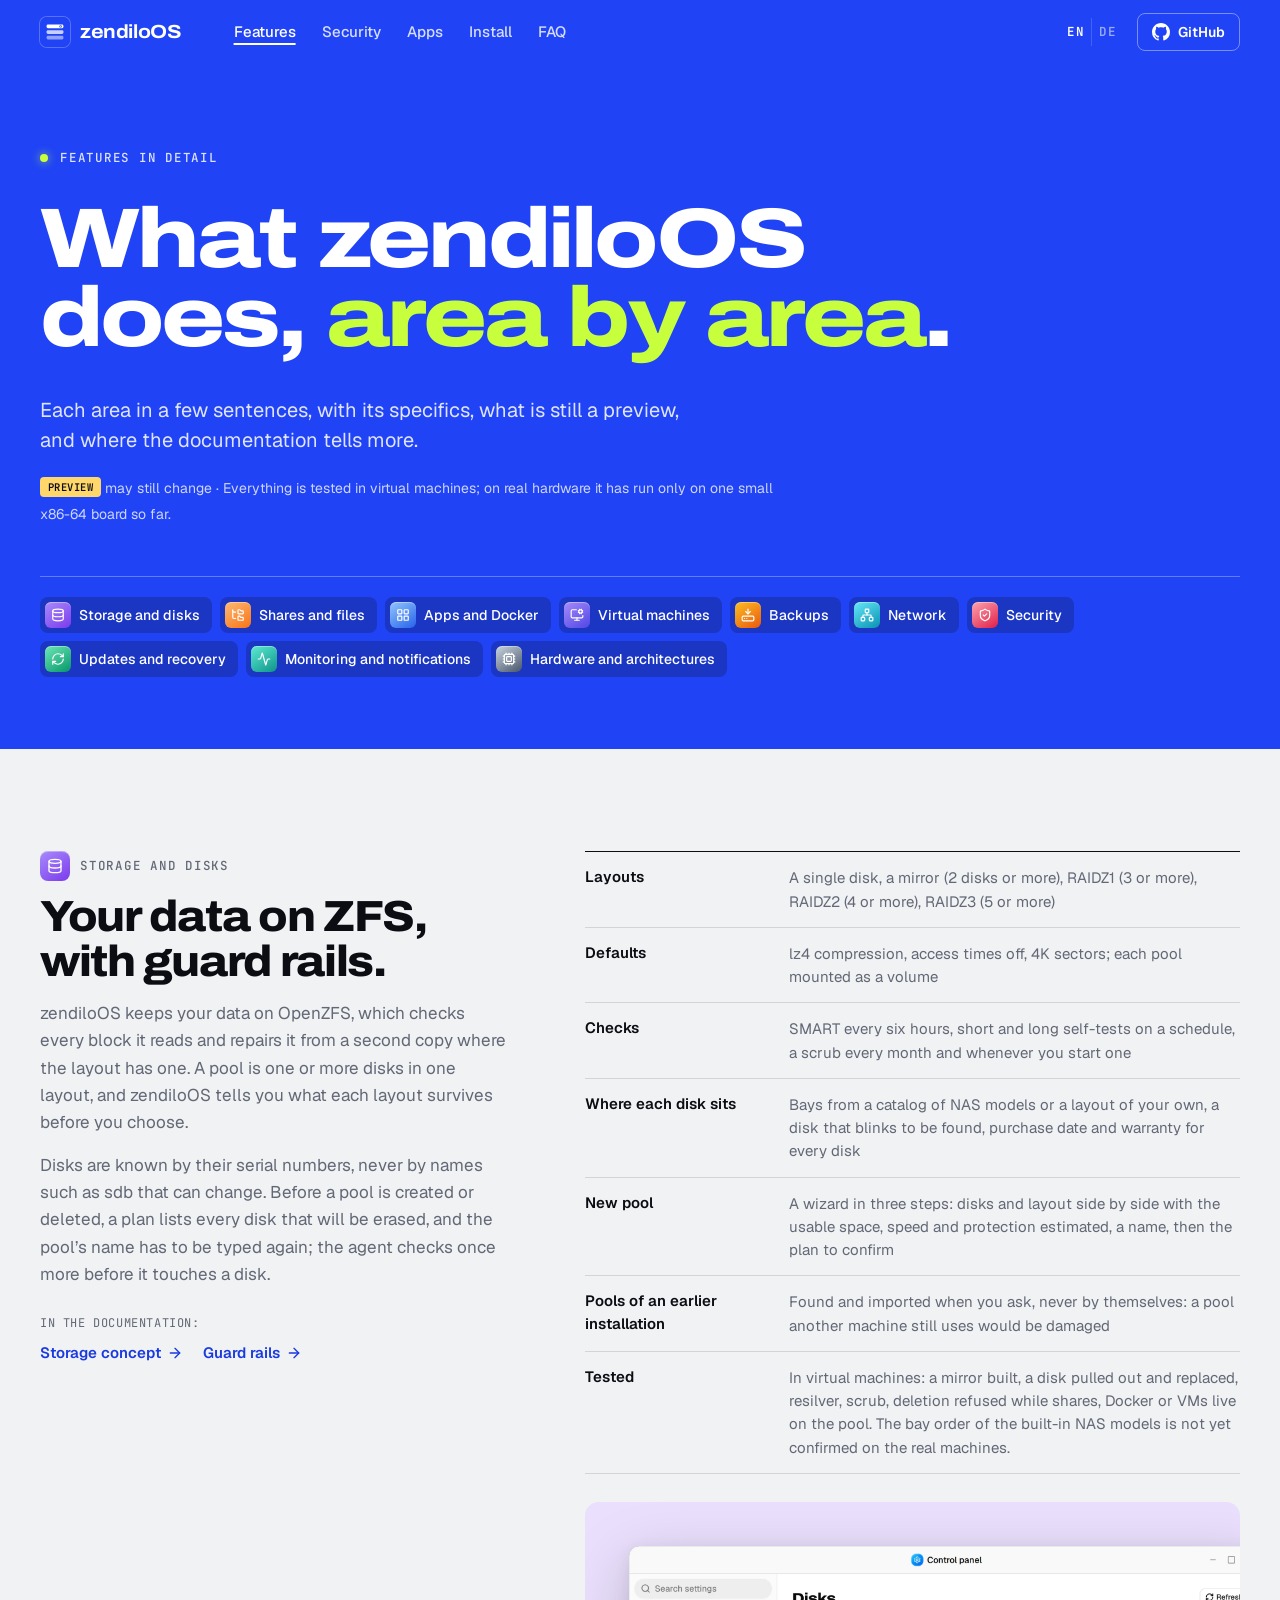
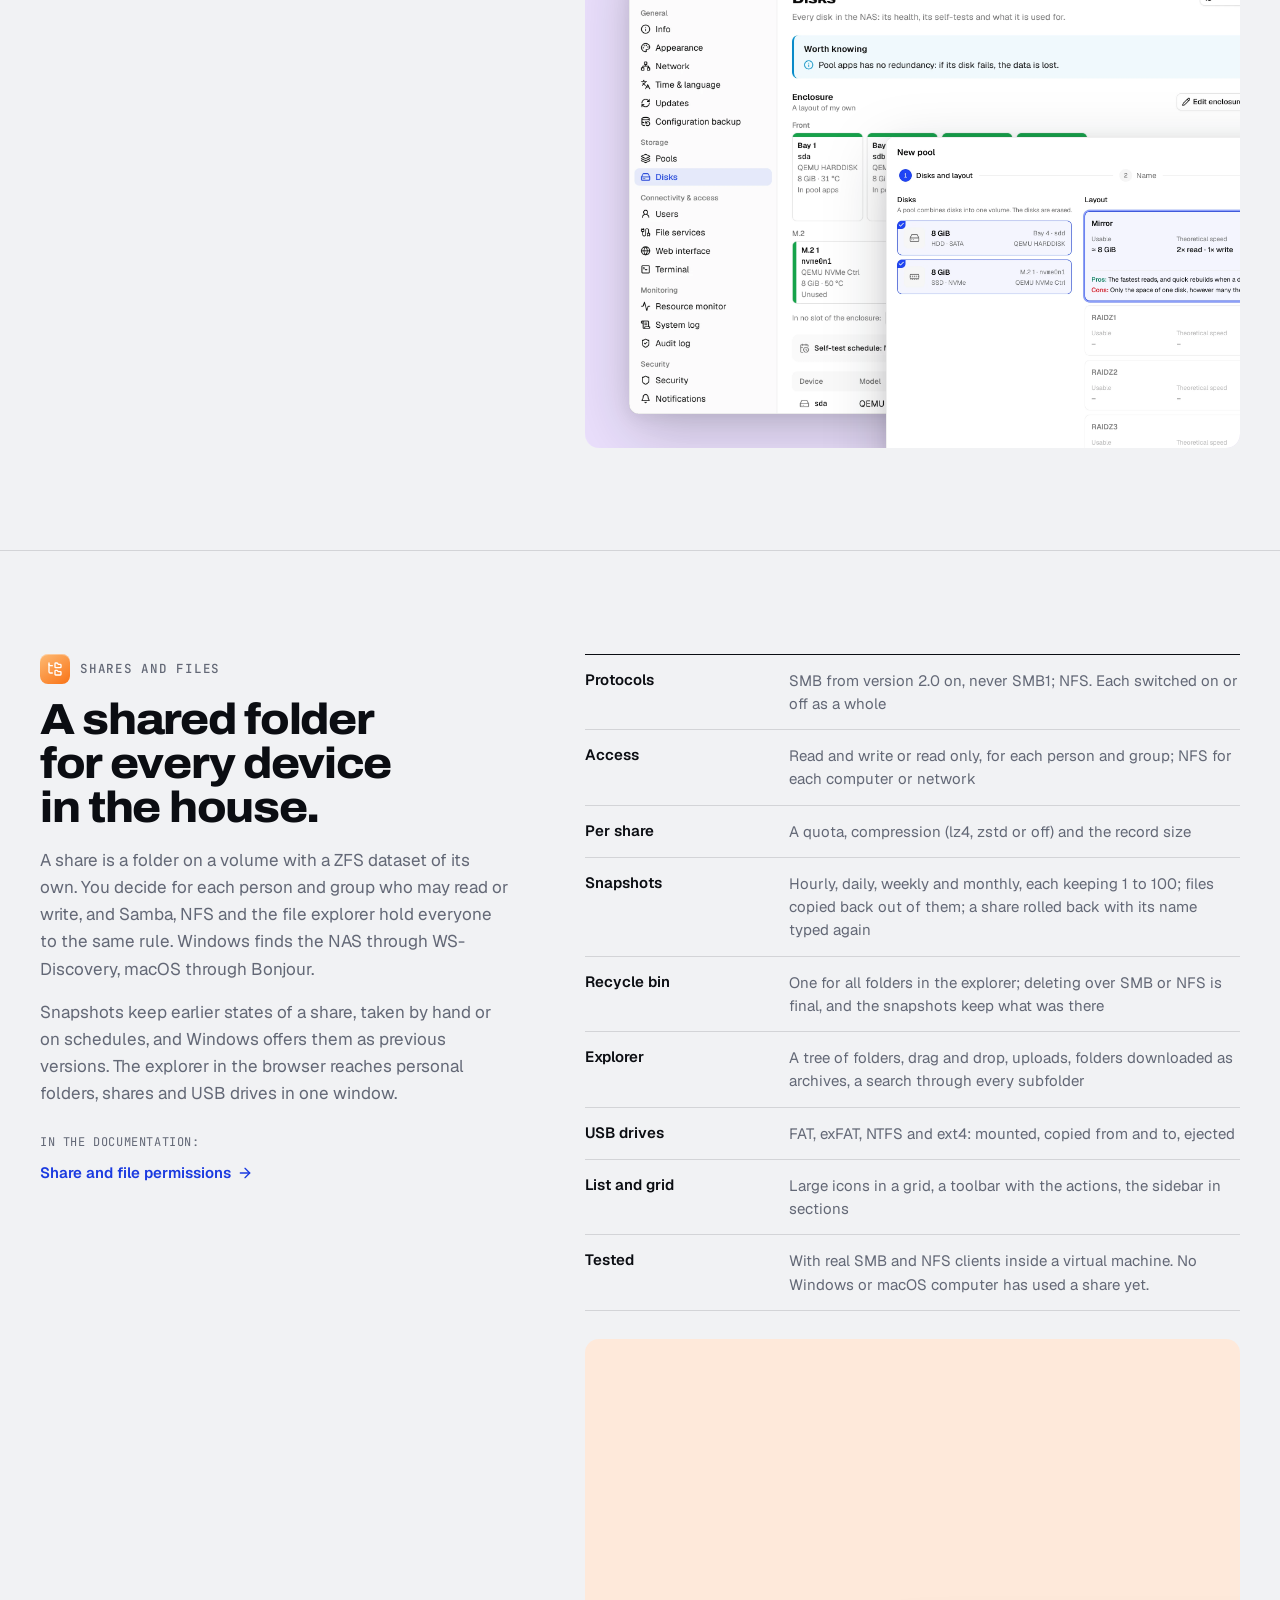
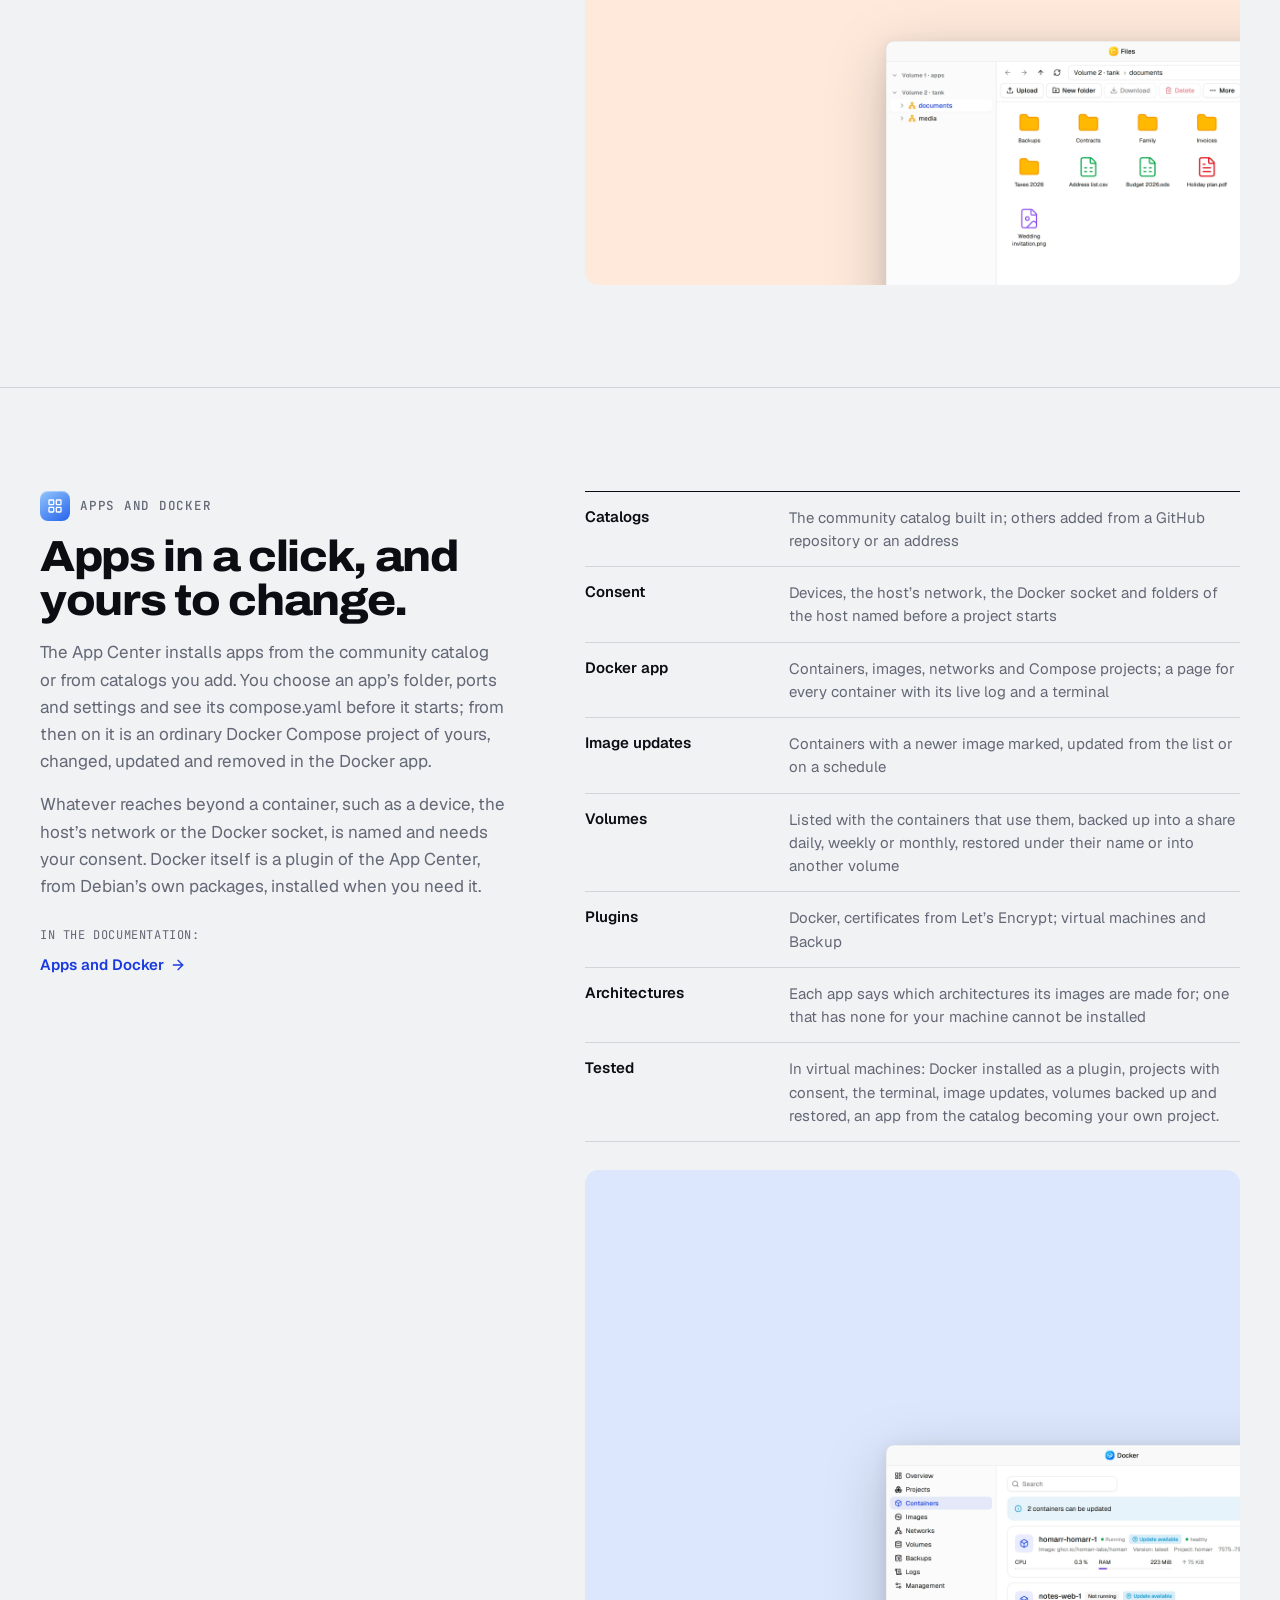
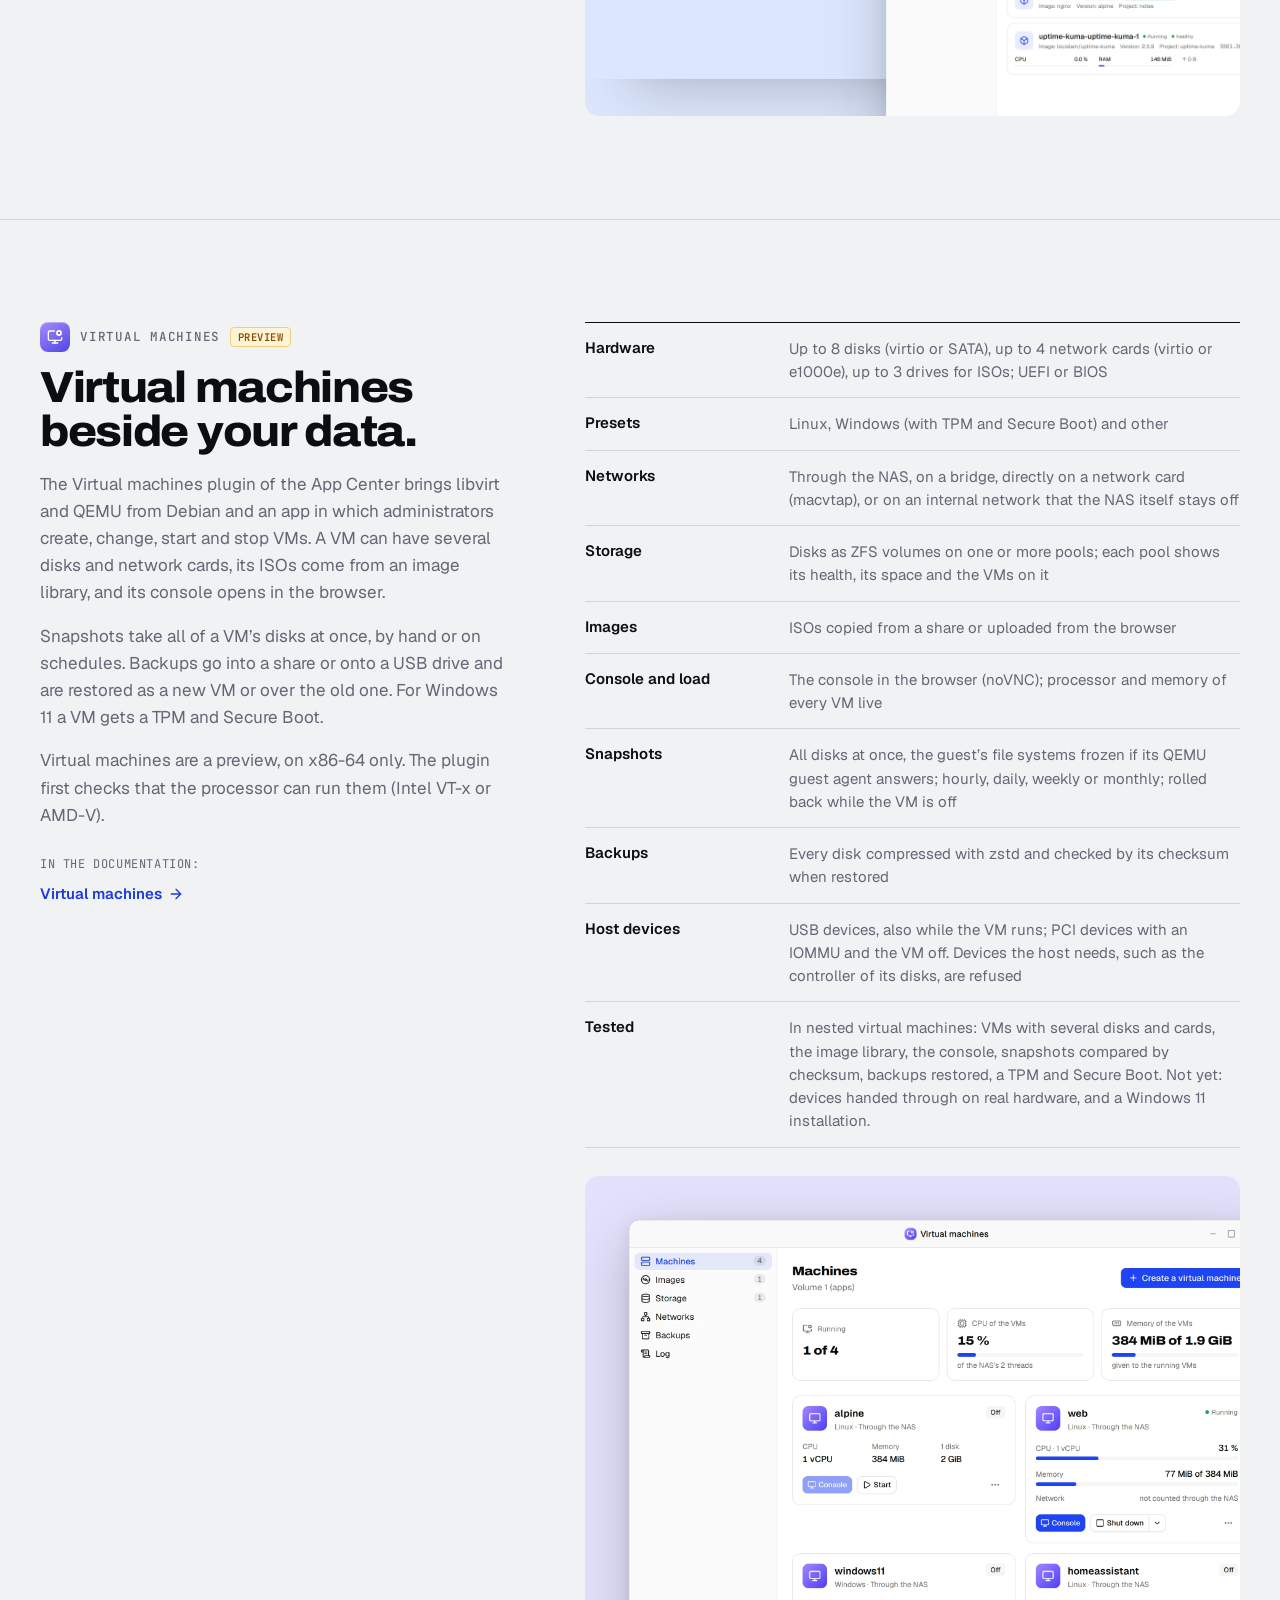
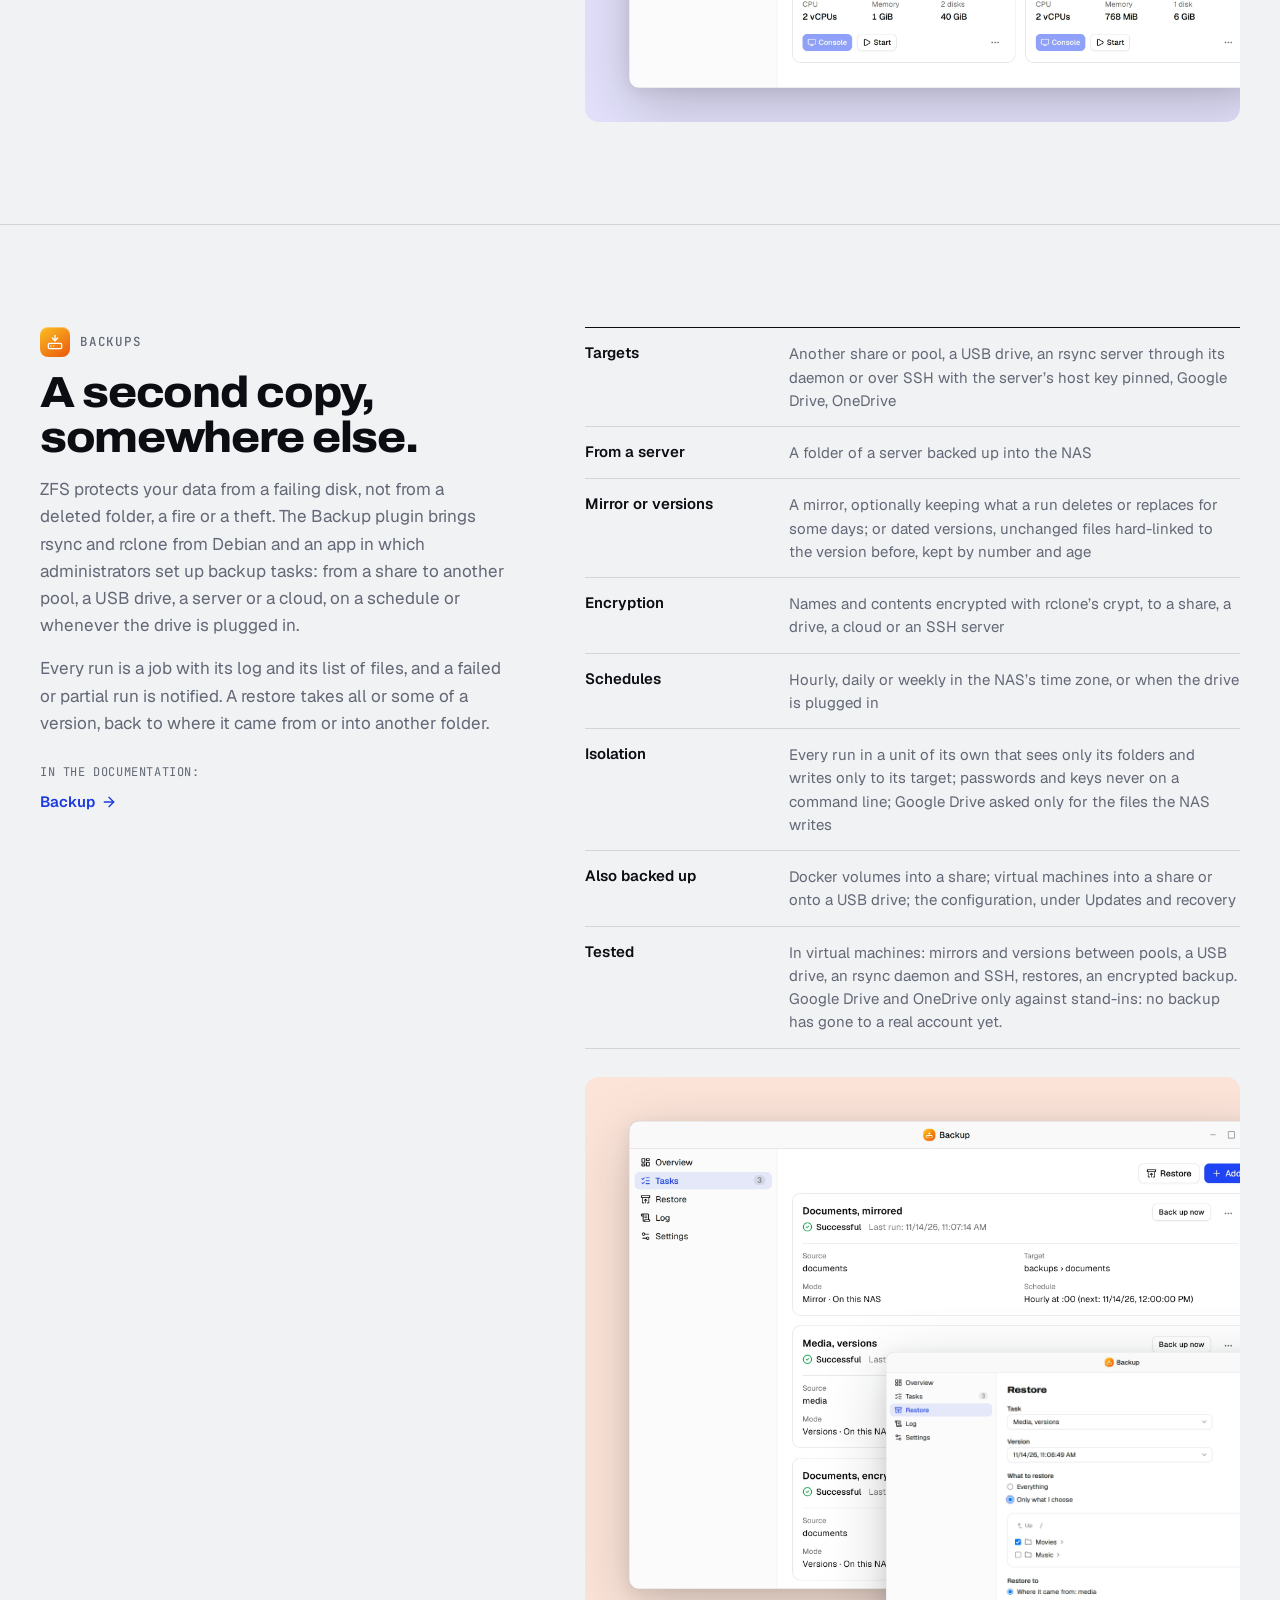
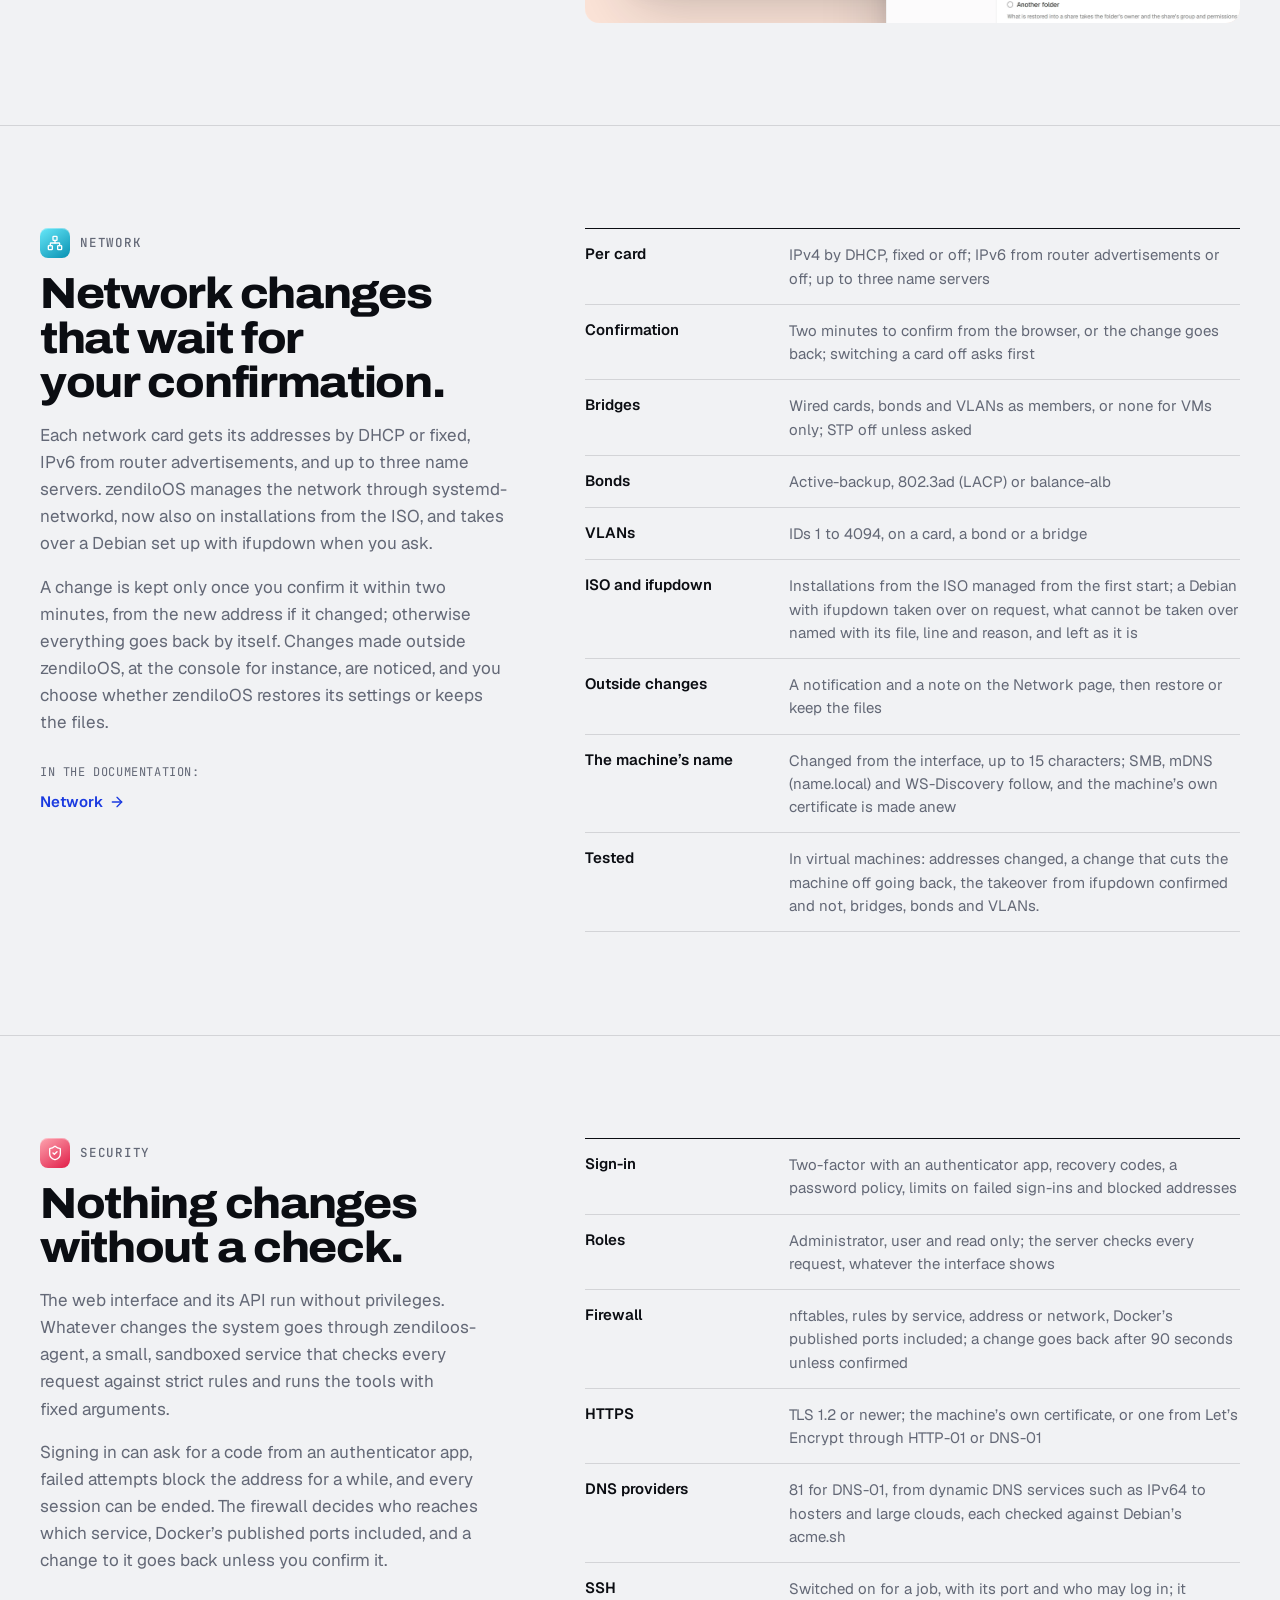
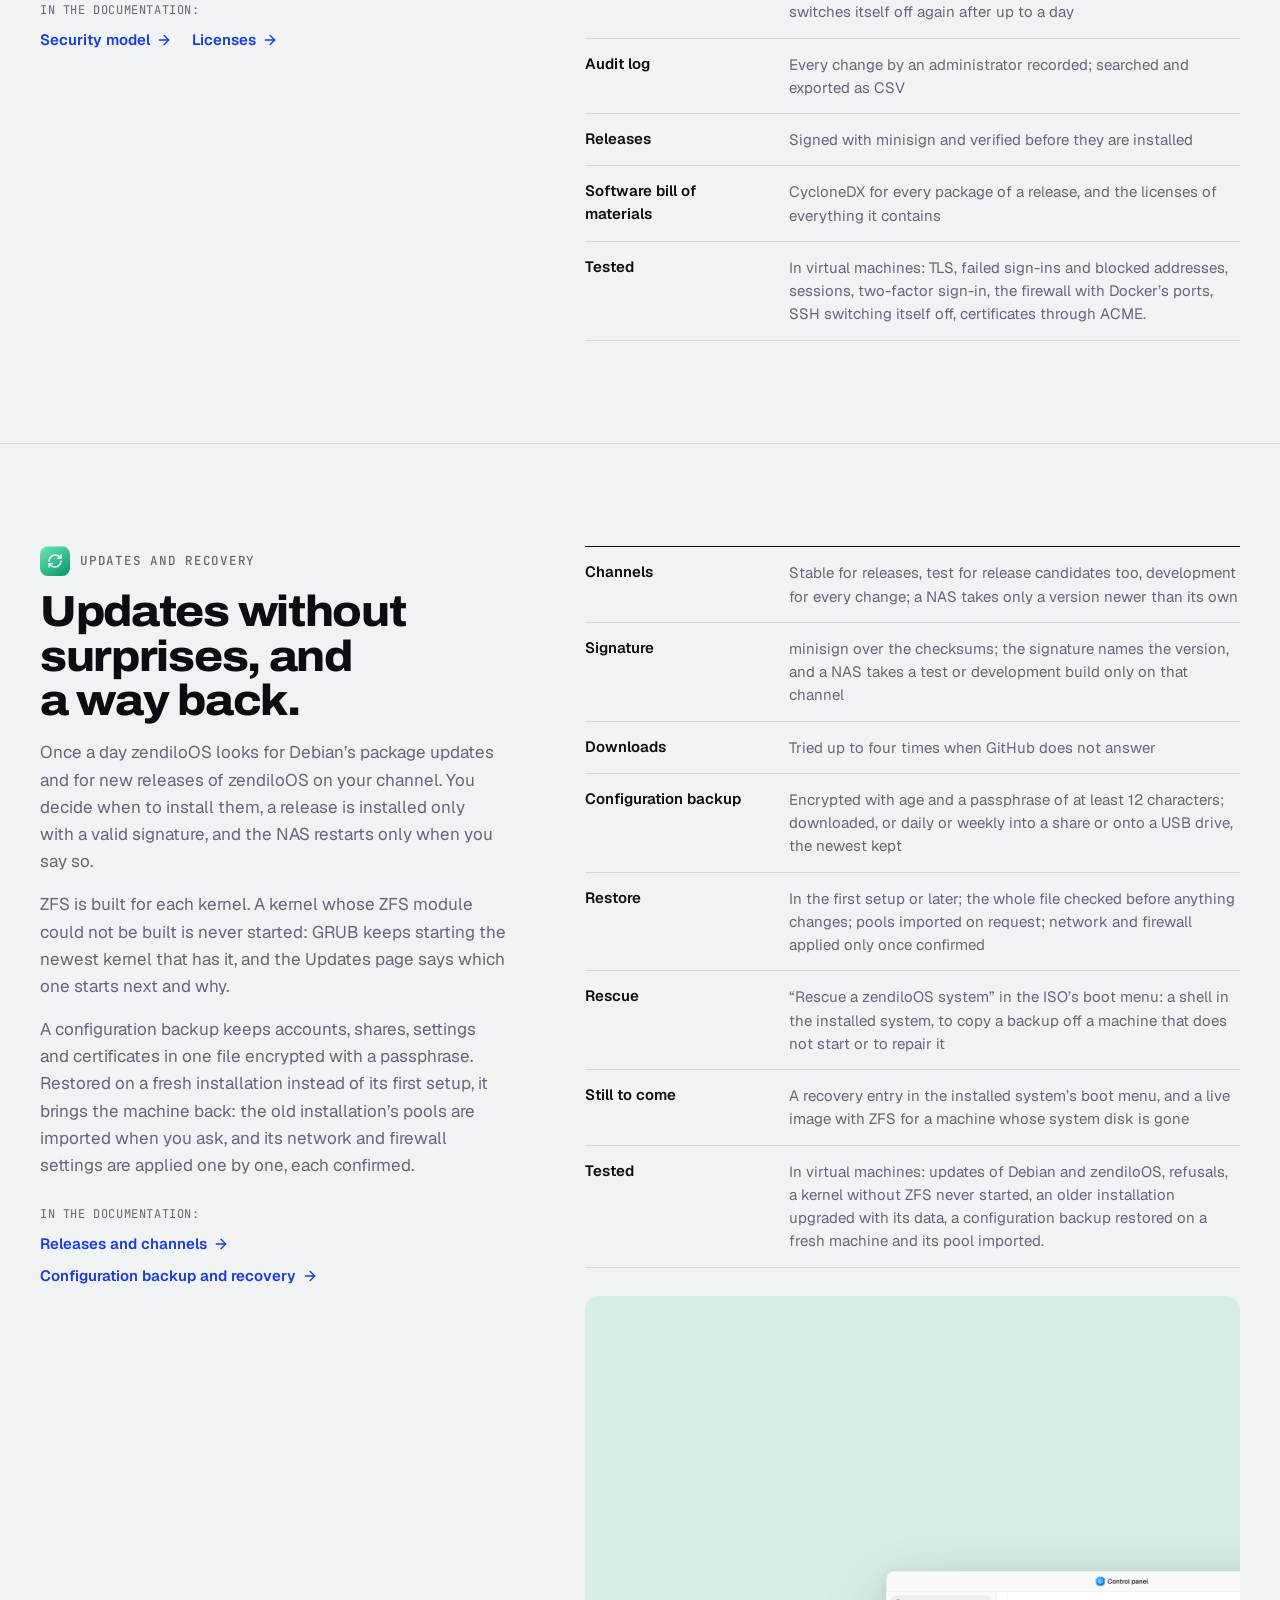
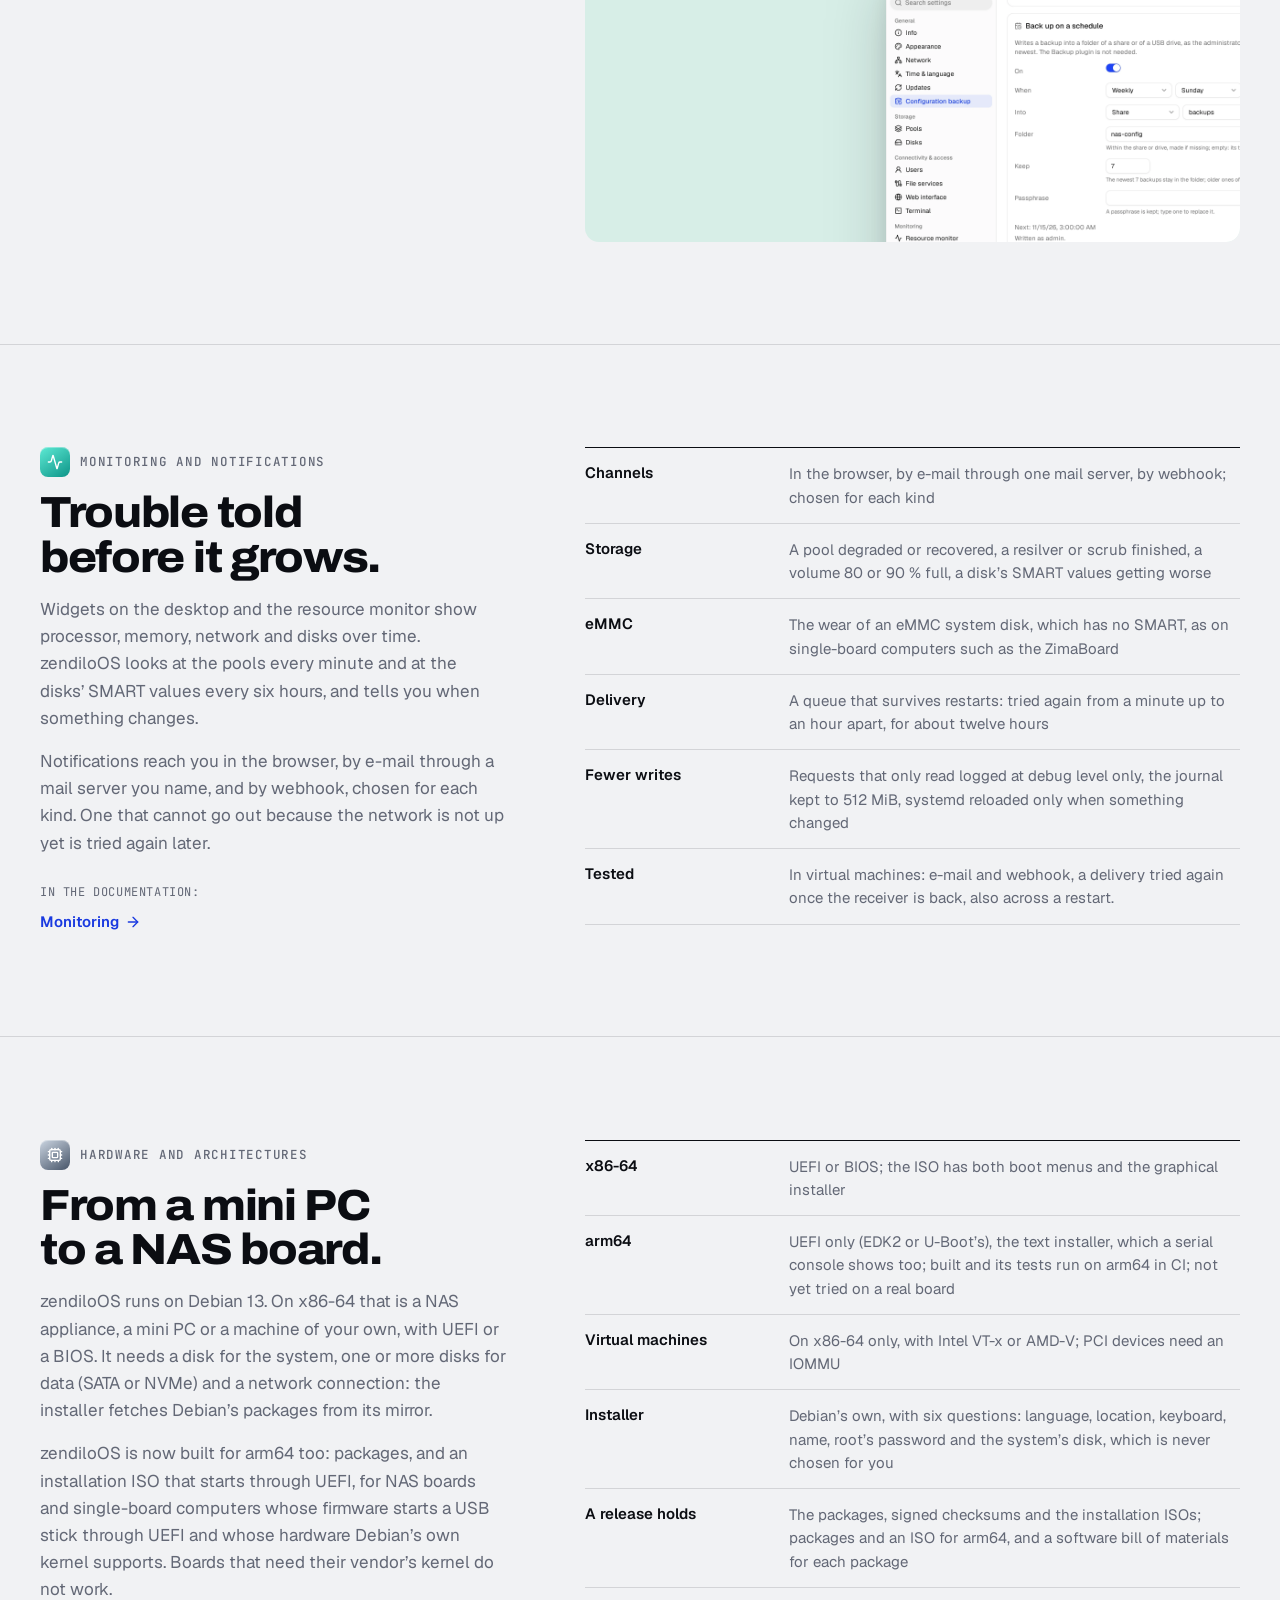
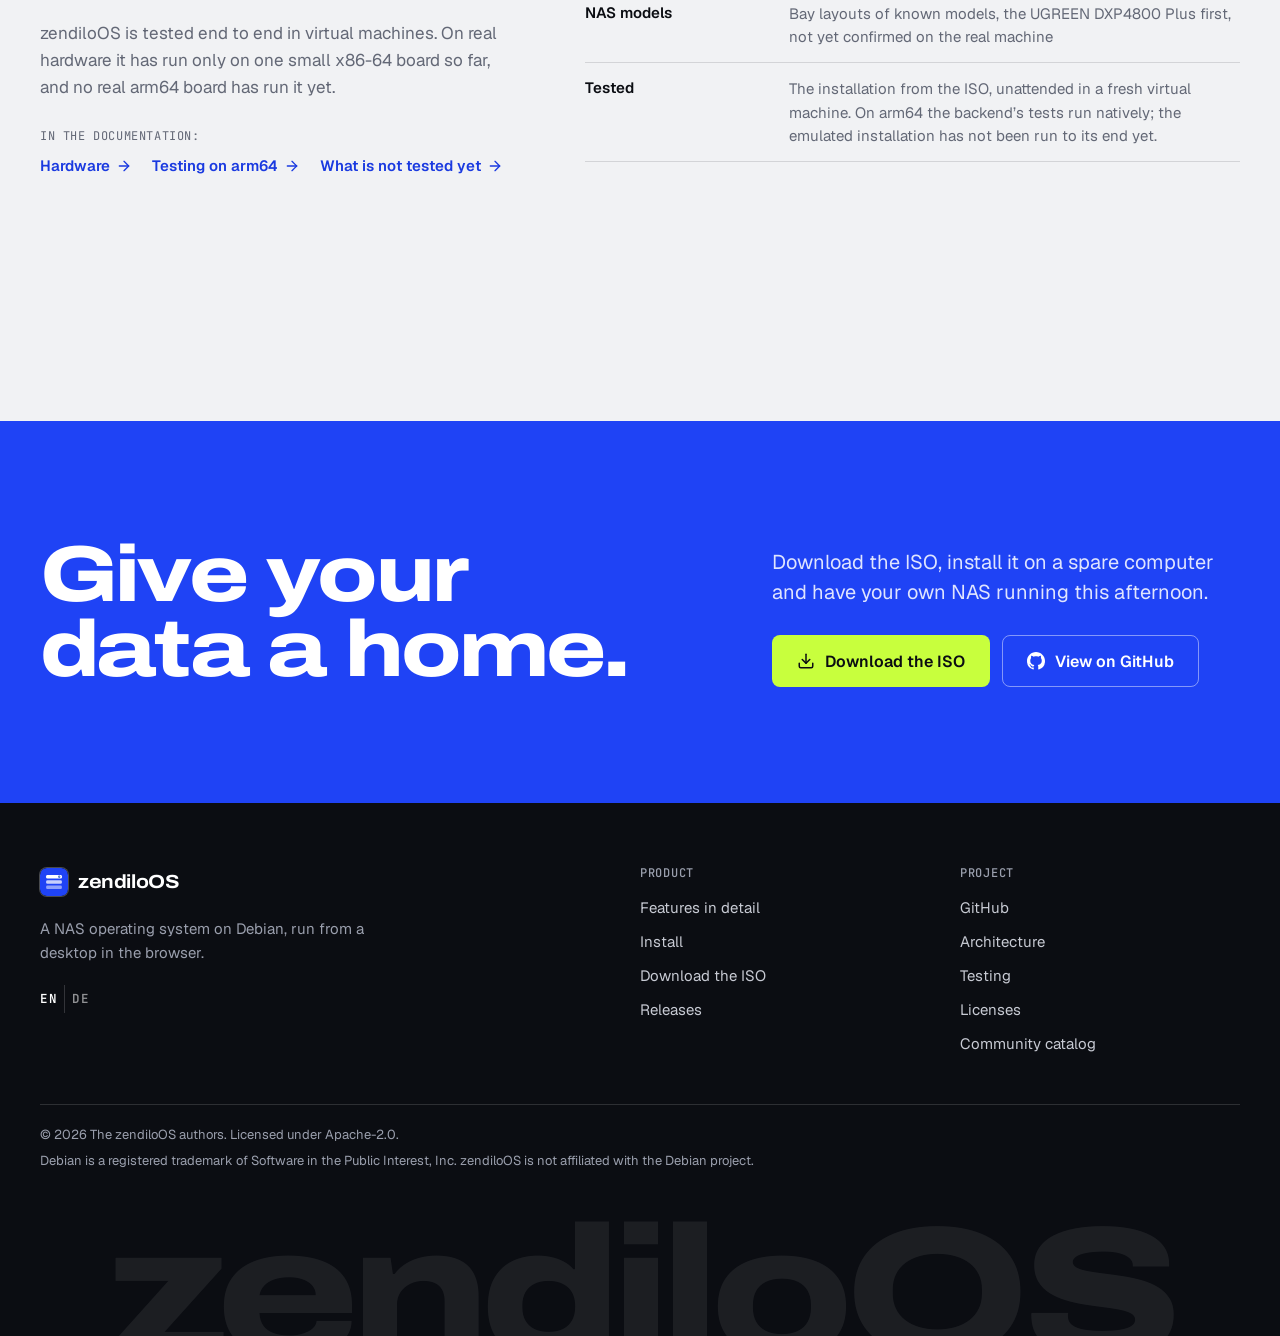
<file: features/index.html>
<!doctype html>
<html lang="en">
<head>
<meta charset="utf-8">
<meta name="viewport" content="width=device-width, initial-scale=1">
<title>zendiloOS in detail: storage, shares, apps, VMs, backups and more</title>
<meta name="description" content="What zendiloOS does, area by area: ZFS storage, SMB and NFS shares, apps and Docker, virtual machines, backups, network, security, updates, monitoring and hardware, with what is a preview.">
<link rel="canonical" href="https://mavnezz.github.io/zendiloOS.page/features/">
<link rel="alternate" hreflang="en" href="https://mavnezz.github.io/zendiloOS.page/features/">
<link rel="alternate" hreflang="de" href="https://mavnezz.github.io/zendiloOS.page/de/features/">
<link rel="alternate" hreflang="x-default" href="https://mavnezz.github.io/zendiloOS.page/features/">
<meta name="theme-color" content="#1f43f5">
<meta name="color-scheme" content="light dark">
<link rel="icon" href="../favicon.svg" type="image/svg+xml">
<meta property="og:type" content="website">
<meta property="og:site_name" content="zendiloOS">
<meta property="og:title" content="zendiloOS in detail: storage, shares, apps, VMs, backups and more">
<meta property="og:description" content="What zendiloOS does, area by area: ZFS storage, SMB and NFS shares, apps and Docker, virtual machines, backups, network, security, updates, monitoring and hardware, with what is a preview.">
<meta property="og:url" content="https://mavnezz.github.io/zendiloOS.page/features/">
<meta property="og:locale" content="en_US">
<meta property="og:image" content="https://mavnezz.github.io/zendiloOS.page/assets/img/og-en.jpg">
<meta property="og:image:width" content="1200">
<meta property="og:image:height" content="630">
<meta name="twitter:card" content="summary_large_image">
<link rel="preload" href="../assets/fonts/archivo.woff2" as="font" type="font/woff2" crossorigin>
<link rel="preload" href="../assets/fonts/geist.woff2" as="font" type="font/woff2" crossorigin>
<link rel="stylesheet" href="../assets/css/site.css?v=eae10a520b6c">
<script>document.documentElement.classList.add('js')
// German visitors who have not picked a language get the German page.
try { if (!localStorage.getItem('zendiloos.lang') && /^de\b/i.test(navigator.language || '') && !/bot|crawl|spider/i.test(navigator.userAgent)) location.replace('../de/features/' + location.hash) } catch (e) {}</script>
</head>
<body>
<a class="skip" href="#main">Skip to content</a>

<header class="header" id="top">
  <div class="container header-inner">
    <a class="brand" href="../" aria-label="zendiloOS">
      <img src="../favicon.svg" width="30" height="30" alt="">
      <span>zendiloOS</span>
    </a>
    <nav class="nav" id="nav" aria-label="Main"><a href="./" aria-current="page">Features</a><a href="../#security">Security</a><a href="../#apps">Apps</a><a href="../#install">Install</a><a href="../#faq">FAQ</a></nav>
    <div class="header-actions">
      <div class="lang" role="group" aria-label="Language"><a href="../features/" hreflang="en" lang="en" data-lang="en" aria-current="page">EN</a><a href="../de/features/" hreflang="de" lang="de" data-lang="de">DE</a></div>
      <a class="btn btn-small btn-line" href="https://github.com/mavnezz/zendiloOS" aria-label="GitHub"><svg class="i" width="18" height="18" viewBox="0 0 16 16" fill="currentColor" aria-hidden="true"><path d="M8 0c4.42 0 8 3.58 8 8a8.013 8.013 0 0 1-5.45 7.59c-.4.08-.55-.17-.55-.38 0-.27.01-1.13.01-2.2 0-.75-.25-1.23-.54-1.48 1.78-.2 3.65-.88 3.65-3.95 0-.88-.31-1.59-.82-2.15.08-.2.36-1.02-.08-2.12 0 0-.67-.22-2.2.82-.64-.18-1.32-.27-2-.27-.68 0-1.36.09-2 .27-1.53-1.03-2.2-.82-2.2-.82-.44 1.1-.16 1.92-.08 2.12-.51.56-.82 1.28-.82 2.15 0 3.06 1.86 3.75 3.64 3.95-.23.2-.44.55-.51 1.07-.46.21-1.61.55-2.33-.66-.15-.24-.6-.83-1.23-.82-.67.01-.27.38.01.53.34.19.73.9.82 1.13.16.45.68 1.31 2.69.94 0 .67.01 1.3.01 1.49 0 .21-.15.45-.55.38A7.995 7.995 0 0 1 0 8c0-4.42 3.58-8 8-8Z"/></svg><span class="hide-sm">GitHub</span></a>
      <button class="menu-button" type="button" aria-controls="nav" aria-expanded="false" aria-label="Menu"><svg class="i" width="22" height="22" viewBox="0 0 24 24" fill="none" stroke="currentColor" stroke-width="2" stroke-linecap="round" stroke-linejoin="round" aria-hidden="true"><path d="M4 6h16"/><path d="M4 12h16"/><path d="M4 18h16"/></svg><svg class="i" width="22" height="22" viewBox="0 0 24 24" fill="none" stroke="currentColor" stroke-width="2" stroke-linecap="round" stroke-linejoin="round" aria-hidden="true"><path d="M18 6 6 18"/><path d="m6 6 12 12"/></svg></button>
    </div>
  </div>
</header>

<main id="main">
  <section class="hero hero-page">
    <div class="container">
      <p class="label"><i class="led"></i>Features in detail</p>
      <h1>What zendiloOS does, <em>area by area</em>.</h1>
      <p class="lead">Each area in a few sentences, with its specifics, what is still a preview, and where the documentation tells more.</p>
      <p class="hero-status"><span class="badge badge-preview">Preview</span> may still change · Everything is tested in virtual machines; on real hardware it has run only on one small x86-64 board so far.</p>
      <nav class="toc" aria-label="Areas"><a href="#storage"><span class="tile" style="--c1:#a78bfa;--c2:#7c3aed"><svg class="i" width="14" height="14" viewBox="0 0 24 24" fill="none" stroke="currentColor" stroke-width="2" stroke-linecap="round" stroke-linejoin="round" aria-hidden="true"><ellipse cx="12" cy="5" rx="9" ry="3"/><path d="M3 5V19A9 3 0 0 0 21 19V5"/><path d="M3 12A9 3 0 0 0 21 12"/></svg></span><span>Storage and disks</span></a><a href="#files"><span class="tile" style="--c1:#fdba74;--c2:#f97316"><svg class="i" width="14" height="14" viewBox="0 0 24 24" fill="none" stroke="currentColor" stroke-width="2" stroke-linecap="round" stroke-linejoin="round" aria-hidden="true"><path d="M20 10a1 1 0 0 0 1-1V6a1 1 0 0 0-1-1h-2.5a1 1 0 0 1-.8-.4l-.9-1.2A1 1 0 0 0 15 3h-2a1 1 0 0 0-1 1v5a1 1 0 0 0 1 1Z"/><path d="M20 21a1 1 0 0 0 1-1v-3a1 1 0 0 0-1-1h-2.9a1 1 0 0 1-.88-.55l-.42-.85a1 1 0 0 0-.92-.6H13a1 1 0 0 0-1 1v5a1 1 0 0 0 1 1Z"/><path d="M3 5a2 2 0 0 0 2 2h3"/><path d="M3 3v13a2 2 0 0 0 2 2h3"/></svg></span><span>Shares and files</span></a><a href="#apps"><span class="tile" style="--c1:#93c5fd;--c2:#2563eb"><svg class="i" width="14" height="14" viewBox="0 0 24 24" fill="none" stroke="currentColor" stroke-width="2" stroke-linecap="round" stroke-linejoin="round" aria-hidden="true"><rect width="7" height="7" x="3" y="3" rx="1"/><rect width="7" height="7" x="14" y="3" rx="1"/><rect width="7" height="7" x="14" y="14" rx="1"/><rect width="7" height="7" x="3" y="14" rx="1"/></svg></span><span>Apps and Docker</span></a><a href="#vms"><span class="tile" style="--c1:#a78bfa;--c2:#4f46e5"><svg class="i" width="14" height="14" viewBox="0 0 24 24" fill="none" stroke="currentColor" stroke-width="2" stroke-linecap="round" stroke-linejoin="round" aria-hidden="true"><path d="M12 17v4"/><path d="m14.305 7.53.923-.382"/><path d="m15.228 4.852-.923-.383"/><path d="m16.852 3.228-.383-.924"/><path d="m16.852 8.772-.383.923"/><path d="m19.148 3.228.383-.924"/><path d="m19.53 9.696-.382-.924"/><path d="m20.772 4.852.924-.383"/><path d="m20.772 7.148.924.383"/><path d="M22 13v2a2 2 0 0 1-2 2H4a2 2 0 0 1-2-2V5a2 2 0 0 1 2-2h7"/><path d="M8 21h8"/><circle cx="18" cy="6" r="3"/></svg></span><span>Virtual machines</span></a><a href="#backup"><span class="tile" style="--c1:#fbbf24;--c2:#ea580c"><svg class="i" width="14" height="14" viewBox="0 0 24 24" fill="none" stroke="currentColor" stroke-width="2" stroke-linecap="round" stroke-linejoin="round" aria-hidden="true"><path d="M12 2v8"/><path d="m16 6-4 4-4-4"/><rect width="20" height="8" x="2" y="14" rx="2"/><path d="M6 18h.01"/><path d="M10 18h.01"/></svg></span><span>Backups</span></a><a href="#network"><span class="tile" style="--c1:#67e8f9;--c2:#0891b2"><svg class="i" width="14" height="14" viewBox="0 0 24 24" fill="none" stroke="currentColor" stroke-width="2" stroke-linecap="round" stroke-linejoin="round" aria-hidden="true"><rect x="16" y="16" width="6" height="6" rx="1"/><rect x="2" y="16" width="6" height="6" rx="1"/><rect x="9" y="2" width="6" height="6" rx="1"/><path d="M5 16v-3a1 1 0 0 1 1-1h12a1 1 0 0 1 1 1v3"/><path d="M12 12V8"/></svg></span><span>Network</span></a><a href="#security"><span class="tile" style="--c1:#fda4af;--c2:#e11d48"><svg class="i" width="14" height="14" viewBox="0 0 24 24" fill="none" stroke="currentColor" stroke-width="2" stroke-linecap="round" stroke-linejoin="round" aria-hidden="true"><path d="M20 13c0 5-3.5 7.5-7.66 8.95a1 1 0 0 1-.67-.01C7.5 20.5 4 18 4 13V6a1 1 0 0 1 1-1c2 0 4.5-1.2 6.24-2.72a1.17 1.17 0 0 1 1.52 0C14.51 3.81 17 5 19 5a1 1 0 0 1 1 1z"/><path d="m9 12 2 2 4-4"/></svg></span><span>Security</span></a><a href="#updates"><span class="tile" style="--c1:#6ee7b7;--c2:#059669"><svg class="i" width="14" height="14" viewBox="0 0 24 24" fill="none" stroke="currentColor" stroke-width="2" stroke-linecap="round" stroke-linejoin="round" aria-hidden="true"><path d="M3 12a9 9 0 0 1 9-9 9.75 9.75 0 0 1 6.74 2.74L21 8"/><path d="M21 3v5h-5"/><path d="M21 12a9 9 0 0 1-9 9 9.75 9.75 0 0 1-6.74-2.74L3 16"/><path d="M8 16H3v5"/></svg></span><span>Updates and recovery</span></a><a href="#monitor"><span class="tile" style="--c1:#5eead4;--c2:#0d9488"><svg class="i" width="14" height="14" viewBox="0 0 24 24" fill="none" stroke="currentColor" stroke-width="2" stroke-linecap="round" stroke-linejoin="round" aria-hidden="true"><path d="M22 12h-2.48a2 2 0 0 0-1.93 1.46l-2.35 8.36a.25.25 0 0 1-.48 0L9.24 2.18a.25.25 0 0 0-.48 0l-2.35 8.36A2 2 0 0 1 4.49 12H2"/></svg></span><span>Monitoring and notifications</span></a><a href="#hardware"><span class="tile" style="--c1:#cbd5e1;--c2:#475569"><svg class="i" width="14" height="14" viewBox="0 0 24 24" fill="none" stroke="currentColor" stroke-width="2" stroke-linecap="round" stroke-linejoin="round" aria-hidden="true"><path d="M12 20v2"/><path d="M12 2v2"/><path d="M17 20v2"/><path d="M17 2v2"/><path d="M2 12h2"/><path d="M2 17h2"/><path d="M2 7h2"/><path d="M20 12h2"/><path d="M20 17h2"/><path d="M20 7h2"/><path d="M7 20v2"/><path d="M7 2v2"/><rect x="4" y="4" width="16" height="16" rx="2"/><rect x="8" y="8" width="8" height="8" rx="1"/></svg></span><span>Hardware and architectures</span></a></nav>
    </div>
  </section>

  <section class="area" id="storage" aria-labelledby="storage-title">
    <div class="container area-grid">
      <div class="area-text reveal">
        <p class="panel-app"><span class="tile" style="--c1:#a78bfa;--c2:#7c3aed"><svg class="i" width="16" height="16" viewBox="0 0 24 24" fill="none" stroke="currentColor" stroke-width="2" stroke-linecap="round" stroke-linejoin="round" aria-hidden="true"><ellipse cx="12" cy="5" rx="9" ry="3"/><path d="M3 5V19A9 3 0 0 0 21 19V5"/><path d="M3 12A9 3 0 0 0 21 12"/></svg></span><span>Storage and disks</span></p>
        <h2 id="storage-title">Your data on ZFS, with guard rails.</h2>
        <p>zendiloOS keeps your data on OpenZFS, which checks every block it reads and repairs it from a second copy where the layout has one. A pool is one or more disks in one layout, and zendiloOS tells you what each layout survives before you choose.</p>
        <p>Disks are known by their serial numbers, never by names such as sdb that can change. Before a pool is created or deleted, a plan lists every disk that will be erased, and the pool’s name has to be typed again; the agent checks once more before it touches a disk.</p>
        <div class="area-docs"><span>In the documentation:</span><a class="link" href="https://github.com/mavnezz/zendiloOS/blob/main/docs/architecture.md#5-storage-concept">Storage concept<svg class="i" width="16" height="16" viewBox="0 0 24 24" fill="none" stroke="currentColor" stroke-width="2" stroke-linecap="round" stroke-linejoin="round" aria-hidden="true"><path d="M5 12h14"/><path d="m12 5 7 7-7 7"/></svg></a><a class="link" href="https://github.com/mavnezz/zendiloOS/blob/main/docs/architecture.md#47-storage-guard-rails">Guard rails<svg class="i" width="16" height="16" viewBox="0 0 24 24" fill="none" stroke="currentColor" stroke-width="2" stroke-linecap="round" stroke-linejoin="round" aria-hidden="true"><path d="M5 12h14"/><path d="m12 5 7 7-7 7"/></svg></a></div>
      </div>
      <div class="area-side">
        <dl class="specs reveal">
            <div><dt>Layouts</dt><dd>A single disk, a mirror (2 disks or more), RAIDZ1 (3 or more), RAIDZ2 (4 or more), RAIDZ3 (5 or more)</dd></div>
            <div><dt>Defaults</dt><dd>lz4 compression, access times off, 4K sectors; each pool mounted as a volume</dd></div>
            <div><dt>Checks</dt><dd>SMART every six hours, short and long self-tests on a schedule, a scrub every month and whenever you start one</dd></div>
            <div><dt>Where each disk sits</dt><dd>Bays from a catalog of NAS models or a layout of your own, a disk that blinks to be found, purchase date and warranty for every disk</dd></div>
            <div><dt>New pool </dt><dd>A wizard in three steps: disks and layout side by side with the usable space, speed and protection estimated, a name, then the plan to confirm</dd></div>
            <div><dt>Pools of an earlier installation </dt><dd>Found and imported when you ask, never by themselves: a pool another machine still uses would be damaged</dd></div>
            <div><dt>Tested</dt><dd>In virtual machines: a mirror built, a disk pulled out and replaced, resilver, scrub, deletion refused while shares, Docker or VMs live on the pool. The bay order of the built-in NAS models is not yet confirmed on the real machines.</dd></div>
        </dl>
        <div class="reveal"><div class="stage stack" style="--c1:#a78bfa;--c2:#7c3aed"><picture class=""><source srcset="../assets/img/disks-dark.webp" media="(prefers-color-scheme: dark)"><img src="../assets/img/disks-light.webp" width="2064" height="1520" alt="The disks page of the control panel: a note that the pool apps has no redundancy, and the NAS drawn with each disk in its bay, with its model, size, temperature and pool." loading="lazy" decoding="async"></picture><picture class="back"><source srcset="../assets/img/pool-wizard-dark.webp" media="(prefers-color-scheme: dark)"><img src="../assets/img/pool-wizard-light.webp" width="1792" height="1472" alt="The new pool wizard: two disks chosen, and a mirror of them with about 8 GiB usable, twice the read speed and one disk that may fail." loading="lazy" decoding="async"></picture></div></div>
      </div>
    </div>
  </section>

  <section class="area" id="files" aria-labelledby="files-title">
    <div class="container area-grid">
      <div class="area-text reveal">
        <p class="panel-app"><span class="tile" style="--c1:#fdba74;--c2:#f97316"><svg class="i" width="16" height="16" viewBox="0 0 24 24" fill="none" stroke="currentColor" stroke-width="2" stroke-linecap="round" stroke-linejoin="round" aria-hidden="true"><path d="M20 10a1 1 0 0 0 1-1V6a1 1 0 0 0-1-1h-2.5a1 1 0 0 1-.8-.4l-.9-1.2A1 1 0 0 0 15 3h-2a1 1 0 0 0-1 1v5a1 1 0 0 0 1 1Z"/><path d="M20 21a1 1 0 0 0 1-1v-3a1 1 0 0 0-1-1h-2.9a1 1 0 0 1-.88-.55l-.42-.85a1 1 0 0 0-.92-.6H13a1 1 0 0 0-1 1v5a1 1 0 0 0 1 1Z"/><path d="M3 5a2 2 0 0 0 2 2h3"/><path d="M3 3v13a2 2 0 0 0 2 2h3"/></svg></span><span>Shares and files</span></p>
        <h2 id="files-title">A shared folder for every device in the house.</h2>
        <p>A share is a folder on a volume with a ZFS dataset of its own. You decide for each person and group who may read or write, and Samba, NFS and the file explorer hold everyone to the same rule. Windows finds the NAS through WS-Discovery, macOS through Bonjour.</p>
        <p>Snapshots keep earlier states of a share, taken by hand or on schedules, and Windows offers them as previous versions. The explorer in the browser reaches personal folders, shares and USB drives in one window.</p>
        <div class="area-docs"><span>In the documentation:</span><a class="link" href="https://github.com/mavnezz/zendiloOS/blob/main/docs/architecture.md#44-share-and-file-permissions">Share and file permissions<svg class="i" width="16" height="16" viewBox="0 0 24 24" fill="none" stroke="currentColor" stroke-width="2" stroke-linecap="round" stroke-linejoin="round" aria-hidden="true"><path d="M5 12h14"/><path d="m12 5 7 7-7 7"/></svg></a></div>
      </div>
      <div class="area-side">
        <dl class="specs reveal">
            <div><dt>Protocols</dt><dd>SMB from version 2.0 on, never SMB1; NFS. Each switched on or off as a whole</dd></div>
            <div><dt>Access</dt><dd>Read and write or read only, for each person and group; NFS for each computer or network</dd></div>
            <div><dt>Per share</dt><dd>A quota, compression (lz4, zstd or off) and the record size</dd></div>
            <div><dt>Snapshots</dt><dd>Hourly, daily, weekly and monthly, each keeping 1 to 100; files copied back out of them; a share rolled back with its name typed again</dd></div>
            <div><dt>Recycle bin</dt><dd>One for all folders in the explorer; deleting over SMB or NFS is final, and the snapshots keep what was there</dd></div>
            <div><dt>Explorer</dt><dd>A tree of folders, drag and drop, uploads, folders downloaded as archives, a search through every subfolder</dd></div>
            <div><dt>USB drives</dt><dd>FAT, exFAT, NTFS and ext4: mounted, copied from and to, ejected</dd></div>
            <div><dt>List and grid </dt><dd>Large icons in a grid, a toolbar with the actions, the sidebar in sections</dd></div>
            <div><dt>Tested</dt><dd>With real SMB and NFS clients inside a virtual machine. No Windows or macOS computer has used a share yet.</dd></div>
        </dl>
        <div class="reveal"><div class="stage stack" style="--c1:#fdba74;--c2:#f97316"><picture class=""><source srcset="../assets/img/shares-dark.webp" media="(prefers-color-scheme: dark)"><img src="../assets/img/shares-light.webp" width="1792" height="924" alt="The properties of the documents folder: the family group may read and write, guests may read." loading="lazy" decoding="async"></picture><picture class="back"><source srcset="../assets/img/files-dark.webp" media="(prefers-color-scheme: dark)"><img src="../assets/img/files-light.webp" width="2064" height="1400" alt="The file explorer in the browser, showing the documents folder as a grid of folders and files." loading="lazy" decoding="async"></picture></div></div>
      </div>
    </div>
  </section>

  <section class="area" id="apps" aria-labelledby="apps-title">
    <div class="container area-grid">
      <div class="area-text reveal">
        <p class="panel-app"><span class="tile" style="--c1:#93c5fd;--c2:#2563eb"><svg class="i" width="16" height="16" viewBox="0 0 24 24" fill="none" stroke="currentColor" stroke-width="2" stroke-linecap="round" stroke-linejoin="round" aria-hidden="true"><rect width="7" height="7" x="3" y="3" rx="1"/><rect width="7" height="7" x="14" y="3" rx="1"/><rect width="7" height="7" x="14" y="14" rx="1"/><rect width="7" height="7" x="3" y="14" rx="1"/></svg></span><span>Apps and Docker</span></p>
        <h2 id="apps-title">Apps in a click, and yours to change.</h2>
        <p>The App Center installs apps from the community catalog or from catalogs you add. You choose an app’s folder, ports and settings and see its compose.yaml before it starts; from then on it is an ordinary Docker Compose project of yours, changed, updated and removed in the Docker app.</p>
        <p>Whatever reaches beyond a container, such as a device, the host’s network or the Docker socket, is named and needs your consent. Docker itself is a plugin of the App Center, from Debian’s own packages, installed when you need it.</p>
        <div class="area-docs"><span>In the documentation:</span><a class="link" href="https://github.com/mavnezz/zendiloOS/blob/main/docs/architecture.md#49-apps-docker">Apps and Docker<svg class="i" width="16" height="16" viewBox="0 0 24 24" fill="none" stroke="currentColor" stroke-width="2" stroke-linecap="round" stroke-linejoin="round" aria-hidden="true"><path d="M5 12h14"/><path d="m12 5 7 7-7 7"/></svg></a></div>
      </div>
      <div class="area-side">
        <dl class="specs reveal">
            <div><dt>Catalogs</dt><dd>The community catalog built in; others added from a GitHub repository or an address</dd></div>
            <div><dt>Consent</dt><dd>Devices, the host’s network, the Docker socket and folders of the host named before a project starts</dd></div>
            <div><dt>Docker app</dt><dd>Containers, images, networks and Compose projects; a page for every container with its live log and a terminal</dd></div>
            <div><dt>Image updates</dt><dd>Containers with a newer image marked, updated from the list or on a schedule</dd></div>
            <div><dt>Volumes</dt><dd>Listed with the containers that use them, backed up into a share daily, weekly or monthly, restored under their name or into another volume</dd></div>
            <div><dt>Plugins</dt><dd>Docker, certificates from Let’s Encrypt; virtual machines and Backup </dd></div>
            <div><dt>Architectures </dt><dd>Each app says which architectures its images are made for; one that has none for your machine cannot be installed</dd></div>
            <div><dt>Tested</dt><dd>In virtual machines: Docker installed as a plugin, projects with consent, the terminal, image updates, volumes backed up and restored, an app from the catalog becoming your own project.</dd></div>
        </dl>
        <div class="reveal"><div class="stage stack" style="--c1:#93c5fd;--c2:#2563eb"><picture class=""><source srcset="../assets/img/apps-dark.webp" media="(prefers-color-scheme: dark)"><img src="../assets/img/apps-light.webp" width="2064" height="1480" alt="The App Center with apps such as AdGuard Home, Immich, Jellyfin and Home Assistant." loading="lazy" decoding="async"></picture><picture class="back"><source srcset="../assets/img/docker-dark.webp" media="(prefers-color-scheme: dark)"><img src="../assets/img/docker-light.webp" width="2064" height="1520" alt="The containers in the Docker app: Homarr and Uptime Kuma running and healthy, an update available for Homarr." loading="lazy" decoding="async"></picture></div></div>
      </div>
    </div>
  </section>

  <section class="area" id="vms" aria-labelledby="vms-title">
    <div class="container area-grid">
      <div class="area-text reveal">
        <p class="panel-app"><span class="tile" style="--c1:#a78bfa;--c2:#4f46e5"><svg class="i" width="16" height="16" viewBox="0 0 24 24" fill="none" stroke="currentColor" stroke-width="2" stroke-linecap="round" stroke-linejoin="round" aria-hidden="true"><path d="M12 17v4"/><path d="m14.305 7.53.923-.382"/><path d="m15.228 4.852-.923-.383"/><path d="m16.852 3.228-.383-.924"/><path d="m16.852 8.772-.383.923"/><path d="m19.148 3.228.383-.924"/><path d="m19.53 9.696-.382-.924"/><path d="m20.772 4.852.924-.383"/><path d="m20.772 7.148.924.383"/><path d="M22 13v2a2 2 0 0 1-2 2H4a2 2 0 0 1-2-2V5a2 2 0 0 1 2-2h7"/><path d="M8 21h8"/><circle cx="18" cy="6" r="3"/></svg></span><span>Virtual machines</span><span class="badges"><span class="badge badge-preview">Preview</span></span></p>
        <h2 id="vms-title">Virtual machines beside your data.</h2>
        <p>The Virtual machines plugin of the App Center brings libvirt and QEMU from Debian and an app in which administrators create, change, start and stop VMs. A VM can have several disks and network cards, its ISOs come from an image library, and its console opens in the browser.</p>
        <p>Snapshots take all of a VM’s disks at once, by hand or on schedules. Backups go into a share or onto a USB drive and are restored as a new VM or over the old one. For Windows 11 a VM gets a TPM and Secure Boot.</p>
        <p>Virtual machines are a preview, on x86-64 only. The plugin first checks that the processor can run them (Intel VT-x or AMD-V).</p>
        <div class="area-docs"><span>In the documentation:</span><a class="link" href="https://github.com/mavnezz/zendiloOS/blob/main/docs/architecture.md#413-virtual-machines">Virtual machines<svg class="i" width="16" height="16" viewBox="0 0 24 24" fill="none" stroke="currentColor" stroke-width="2" stroke-linecap="round" stroke-linejoin="round" aria-hidden="true"><path d="M5 12h14"/><path d="m12 5 7 7-7 7"/></svg></a></div>
      </div>
      <div class="area-side">
        <dl class="specs reveal">
            <div><dt>Hardware</dt><dd>Up to 8 disks (virtio or SATA), up to 4 network cards (virtio or e1000e), up to 3 drives for ISOs; UEFI or BIOS</dd></div>
            <div><dt>Presets</dt><dd>Linux, Windows (with TPM and Secure Boot) and other</dd></div>
            <div><dt>Networks</dt><dd>Through the NAS, on a bridge, directly on a network card (macvtap), or on an internal network that the NAS itself stays off</dd></div>
            <div><dt>Storage</dt><dd>Disks as ZFS volumes on one or more pools; each pool shows its health, its space and the VMs on it</dd></div>
            <div><dt>Images</dt><dd>ISOs copied from a share or uploaded from the browser</dd></div>
            <div><dt>Console and load</dt><dd>The console in the browser (noVNC); processor and memory of every VM live</dd></div>
            <div><dt>Snapshots</dt><dd>All disks at once, the guest’s file systems frozen if its QEMU guest agent answers; hourly, daily, weekly or monthly; rolled back while the VM is off</dd></div>
            <div><dt>Backups</dt><dd>Every disk compressed with zstd and checked by its checksum when restored</dd></div>
            <div><dt>Host devices</dt><dd>USB devices, also while the VM runs; PCI devices with an IOMMU and the VM off. Devices the host needs, such as the controller of its disks, are refused</dd></div>
            <div><dt>Tested</dt><dd>In nested virtual machines: VMs with several disks and cards, the image library, the console, snapshots compared by checksum, backups restored, a TPM and Secure Boot. Not yet: devices handed through on real hardware, and a Windows 11 installation.</dd></div>
        </dl>
        <div class="reveal"><div class="stage stack" style="--c1:#a78bfa;--c2:#4f46e5"><picture class=""><source srcset="../assets/img/vms-dark.webp" media="(prefers-color-scheme: dark)"><img src="../assets/img/vms-light.webp" width="2064" height="1520" alt="The Virtual machines app: four VMs, one of them running with its processor and memory load, and above them how many run and what they take of the NAS." loading="lazy" decoding="async"></picture><picture class="back"><source srcset="../assets/img/vm-console-dark.webp" media="(prefers-color-scheme: dark)"><img src="../assets/img/vm-console-light.webp" width="2048" height="1440" alt="The console of a running VM in the browser, showing top in Alpine Linux." loading="lazy" decoding="async"></picture></div></div>
      </div>
    </div>
  </section>

  <section class="area" id="backup" aria-labelledby="backup-title">
    <div class="container area-grid">
      <div class="area-text reveal">
        <p class="panel-app"><span class="tile" style="--c1:#fbbf24;--c2:#ea580c"><svg class="i" width="16" height="16" viewBox="0 0 24 24" fill="none" stroke="currentColor" stroke-width="2" stroke-linecap="round" stroke-linejoin="round" aria-hidden="true"><path d="M12 2v8"/><path d="m16 6-4 4-4-4"/><rect width="20" height="8" x="2" y="14" rx="2"/><path d="M6 18h.01"/><path d="M10 18h.01"/></svg></span><span>Backups</span></p>
        <h2 id="backup-title">A second copy, somewhere else.</h2>
        <p>ZFS protects your data from a failing disk, not from a deleted folder, a fire or a theft. The Backup plugin brings rsync and rclone from Debian and an app in which administrators set up backup tasks: from a share to another pool, a USB drive, a server or a cloud, on a schedule or whenever the drive is plugged in.</p>
        <p>Every run is a job with its log and its list of files, and a failed or partial run is notified. A restore takes all or some of a version, back to where it came from or into another folder.</p>
        <div class="area-docs"><span>In the documentation:</span><a class="link" href="https://github.com/mavnezz/zendiloOS/blob/main/docs/architecture.md#414-backup">Backup<svg class="i" width="16" height="16" viewBox="0 0 24 24" fill="none" stroke="currentColor" stroke-width="2" stroke-linecap="round" stroke-linejoin="round" aria-hidden="true"><path d="M5 12h14"/><path d="m12 5 7 7-7 7"/></svg></a></div>
      </div>
      <div class="area-side">
        <dl class="specs reveal">
            <div><dt>Targets</dt><dd>Another share or pool, a USB drive, an rsync server through its daemon or over SSH with the server’s host key pinned, Google Drive, OneDrive</dd></div>
            <div><dt>From a server</dt><dd>A folder of a server backed up into the NAS</dd></div>
            <div><dt>Mirror or versions</dt><dd>A mirror, optionally keeping what a run deletes or replaces for some days; or dated versions, unchanged files hard-linked to the version before, kept by number and age</dd></div>
            <div><dt>Encryption</dt><dd>Names and contents encrypted with rclone’s crypt, to a share, a drive, a cloud or an SSH server</dd></div>
            <div><dt>Schedules</dt><dd>Hourly, daily or weekly in the NAS’s time zone, or when the drive is plugged in</dd></div>
            <div><dt>Isolation</dt><dd>Every run in a unit of its own that sees only its folders and writes only to its target; passwords and keys never on a command line; Google Drive asked only for the files the NAS writes</dd></div>
            <div><dt>Also backed up</dt><dd>Docker volumes into a share; virtual machines into a share or onto a USB drive; the configuration, under Updates and recovery</dd></div>
            <div><dt>Tested</dt><dd>In virtual machines: mirrors and versions between pools, a USB drive, an rsync daemon and SSH, restores, an encrypted backup. Google Drive and OneDrive only against stand-ins: no backup has gone to a real account yet.</dd></div>
        </dl>
        <div class="reveal"><div class="stage stack" style="--c1:#fbbf24;--c2:#ea580c"><picture class=""><source srcset="../assets/img/backup-dark.webp" media="(prefers-color-scheme: dark)"><img src="../assets/img/backup-light.webp" width="2064" height="1520" alt="The tasks of the Backup app: the documents mirrored into another share every hour, versions of the media and, encrypted, of the documents on a USB drive, each with its last run." loading="lazy" decoding="async"></picture><picture class="back"><source srcset="../assets/img/backup-restore-dark.webp" media="(prefers-color-scheme: dark)"><img src="../assets/img/backup-restore-light.webp" width="2064" height="1520" alt="Restoring from a backup: a version of the media picked, and only the Movies folder chosen." loading="lazy" decoding="async"></picture></div></div>
      </div>
    </div>
  </section>

  <section class="area" id="network" aria-labelledby="network-title">
    <div class="container area-grid">
      <div class="area-text reveal">
        <p class="panel-app"><span class="tile" style="--c1:#67e8f9;--c2:#0891b2"><svg class="i" width="16" height="16" viewBox="0 0 24 24" fill="none" stroke="currentColor" stroke-width="2" stroke-linecap="round" stroke-linejoin="round" aria-hidden="true"><rect x="16" y="16" width="6" height="6" rx="1"/><rect x="2" y="16" width="6" height="6" rx="1"/><rect x="9" y="2" width="6" height="6" rx="1"/><path d="M5 16v-3a1 1 0 0 1 1-1h12a1 1 0 0 1 1 1v3"/><path d="M12 12V8"/></svg></span><span>Network</span></p>
        <h2 id="network-title">Network changes that wait for your confirmation.</h2>
        <p>Each network card gets its addresses by DHCP or fixed, IPv6 from router advertisements, and up to three name servers. zendiloOS manages the network through systemd-networkd, now also on installations from the ISO, and takes over a Debian set up with ifupdown when you ask.</p>
        <p>A change is kept only once you confirm it within two minutes, from the new address if it changed; otherwise everything goes back by itself. Changes made outside zendiloOS, at the console for instance, are noticed, and you choose whether zendiloOS restores its settings or keeps the files.</p>
        <div class="area-docs"><span>In the documentation:</span><a class="link" href="https://github.com/mavnezz/zendiloOS/blob/main/docs/architecture.md#6-further-decisions">Network<svg class="i" width="16" height="16" viewBox="0 0 24 24" fill="none" stroke="currentColor" stroke-width="2" stroke-linecap="round" stroke-linejoin="round" aria-hidden="true"><path d="M5 12h14"/><path d="m12 5 7 7-7 7"/></svg></a></div>
      </div>
      <div class="area-side">
        <dl class="specs reveal">
            <div><dt>Per card</dt><dd>IPv4 by DHCP, fixed or off; IPv6 from router advertisements or off; up to three name servers</dd></div>
            <div><dt>Confirmation</dt><dd>Two minutes to confirm from the browser, or the change goes back; switching a card off asks first </dd></div>
            <div><dt>Bridges </dt><dd>Wired cards, bonds and VLANs as members, or none for VMs only; STP off unless asked</dd></div>
            <div><dt>Bonds </dt><dd>Active-backup, 802.3ad (LACP) or balance-alb</dd></div>
            <div><dt>VLANs </dt><dd>IDs 1 to 4094, on a card, a bond or a bridge</dd></div>
            <div><dt>ISO and ifupdown </dt><dd>Installations from the ISO managed from the first start; a Debian with ifupdown taken over on request, what cannot be taken over named with its file, line and reason, and left as it is</dd></div>
            <div><dt>Outside changes </dt><dd>A notification and a note on the Network page, then restore or keep the files</dd></div>
            <div><dt>The machine’s name </dt><dd>Changed from the interface, up to 15 characters; SMB, mDNS (name.local) and WS-Discovery follow, and the machine’s own certificate is made anew</dd></div>
            <div><dt>Tested</dt><dd>In virtual machines: addresses changed, a change that cuts the machine off going back, the takeover from ifupdown confirmed and not, bridges, bonds and VLANs.</dd></div>
        </dl>
      </div>
    </div>
  </section>

  <section class="area" id="security" aria-labelledby="security-title">
    <div class="container area-grid">
      <div class="area-text reveal">
        <p class="panel-app"><span class="tile" style="--c1:#fda4af;--c2:#e11d48"><svg class="i" width="16" height="16" viewBox="0 0 24 24" fill="none" stroke="currentColor" stroke-width="2" stroke-linecap="round" stroke-linejoin="round" aria-hidden="true"><path d="M20 13c0 5-3.5 7.5-7.66 8.95a1 1 0 0 1-.67-.01C7.5 20.5 4 18 4 13V6a1 1 0 0 1 1-1c2 0 4.5-1.2 6.24-2.72a1.17 1.17 0 0 1 1.52 0C14.51 3.81 17 5 19 5a1 1 0 0 1 1 1z"/><path d="m9 12 2 2 4-4"/></svg></span><span>Security</span></p>
        <h2 id="security-title">Nothing changes without a check.</h2>
        <p>The web interface and its API run without privileges. Whatever changes the system goes through zendiloos-agent, a small, sandboxed service that checks every request against strict rules and runs the tools with fixed arguments.</p>
        <p>Signing in can ask for a code from an authenticator app, failed attempts block the address for a while, and every session can be ended. The firewall decides who reaches which service, Docker’s published ports included, and a change to it goes back unless you confirm it.</p>
        <div class="area-docs"><span>In the documentation:</span><a class="link" href="https://github.com/mavnezz/zendiloOS/blob/main/docs/architecture.md#4-security-and-permission-model">Security model<svg class="i" width="16" height="16" viewBox="0 0 24 24" fill="none" stroke="currentColor" stroke-width="2" stroke-linecap="round" stroke-linejoin="round" aria-hidden="true"><path d="M5 12h14"/><path d="m12 5 7 7-7 7"/></svg></a><a class="link" href="https://github.com/mavnezz/zendiloOS/blob/main/docs/licences.md">Licenses<svg class="i" width="16" height="16" viewBox="0 0 24 24" fill="none" stroke="currentColor" stroke-width="2" stroke-linecap="round" stroke-linejoin="round" aria-hidden="true"><path d="M5 12h14"/><path d="m12 5 7 7-7 7"/></svg></a></div>
      </div>
      <div class="area-side">
        <dl class="specs reveal">
            <div><dt>Sign-in</dt><dd>Two-factor with an authenticator app, recovery codes, a password policy, limits on failed sign-ins and blocked addresses</dd></div>
            <div><dt>Roles</dt><dd>Administrator, user and read only; the server checks every request, whatever the interface shows</dd></div>
            <div><dt>Firewall</dt><dd>nftables, rules by service, address or network, Docker’s published ports included; a change goes back after 90 seconds unless confirmed</dd></div>
            <div><dt>HTTPS</dt><dd>TLS 1.2 or newer; the machine’s own certificate, or one from Let’s Encrypt through HTTP-01 or DNS-01</dd></div>
            <div><dt>DNS providers </dt><dd>81 for DNS-01, from dynamic DNS services such as IPv64 to hosters and large clouds, each checked against Debian’s acme.sh</dd></div>
            <div><dt>SSH</dt><dd>Switched on for a job, with its port and who may log in; it switches itself off again after up to a day</dd></div>
            <div><dt>Audit log</dt><dd>Every change by an administrator recorded; searched and exported as CSV </dd></div>
            <div><dt>Releases</dt><dd>Signed with minisign and verified before they are installed</dd></div>
            <div><dt>Software bill of materials </dt><dd>CycloneDX for every package of a release, and the licenses of everything it contains</dd></div>
            <div><dt>Tested</dt><dd>In virtual machines: TLS, failed sign-ins and blocked addresses, sessions, two-factor sign-in, the firewall with Docker’s ports, SSH switching itself off, certificates through ACME.</dd></div>
        </dl>
      </div>
    </div>
  </section>

  <section class="area" id="updates" aria-labelledby="updates-title">
    <div class="container area-grid">
      <div class="area-text reveal">
        <p class="panel-app"><span class="tile" style="--c1:#6ee7b7;--c2:#059669"><svg class="i" width="16" height="16" viewBox="0 0 24 24" fill="none" stroke="currentColor" stroke-width="2" stroke-linecap="round" stroke-linejoin="round" aria-hidden="true"><path d="M3 12a9 9 0 0 1 9-9 9.75 9.75 0 0 1 6.74 2.74L21 8"/><path d="M21 3v5h-5"/><path d="M21 12a9 9 0 0 1-9 9 9.75 9.75 0 0 1-6.74-2.74L3 16"/><path d="M8 16H3v5"/></svg></span><span>Updates and recovery</span></p>
        <h2 id="updates-title">Updates without surprises, and a way back.</h2>
        <p>Once a day zendiloOS looks for Debian’s package updates and for new releases of zendiloOS on your channel. You decide when to install them, a release is installed only with a valid signature, and the NAS restarts only when you say so.</p>
        <p>ZFS is built for each kernel. A kernel whose ZFS module could not be built is never started: GRUB keeps starting the newest kernel that has it, and the Updates page says which one starts next and why. </p>
        <p>A configuration backup keeps accounts, shares, settings and certificates in one file encrypted with a passphrase. Restored on a fresh installation instead of its first setup, it brings the machine back: the old installation’s pools are imported when you ask, and its network and firewall settings are applied one by one, each confirmed. </p>
        <div class="area-docs"><span>In the documentation:</span><a class="link" href="https://github.com/mavnezz/zendiloOS/blob/main/docs/releases.md">Releases and channels<svg class="i" width="16" height="16" viewBox="0 0 24 24" fill="none" stroke="currentColor" stroke-width="2" stroke-linecap="round" stroke-linejoin="round" aria-hidden="true"><path d="M5 12h14"/><path d="m12 5 7 7-7 7"/></svg></a><a class="link" href="https://github.com/mavnezz/zendiloOS/blob/main/docs/architecture.md#415-configuration-backup-and-recovery">Configuration backup and recovery<svg class="i" width="16" height="16" viewBox="0 0 24 24" fill="none" stroke="currentColor" stroke-width="2" stroke-linecap="round" stroke-linejoin="round" aria-hidden="true"><path d="M5 12h14"/><path d="m12 5 7 7-7 7"/></svg></a></div>
      </div>
      <div class="area-side">
        <dl class="specs reveal">
            <div><dt>Channels</dt><dd>Stable for releases, test for release candidates too, development for every change; a NAS takes only a version newer than its own</dd></div>
            <div><dt>Signature</dt><dd>minisign over the checksums; the signature names the version, and a NAS takes a test or development build only on that channel</dd></div>
            <div><dt>Downloads </dt><dd>Tried up to four times when GitHub does not answer</dd></div>
            <div><dt>Configuration backup </dt><dd>Encrypted with age and a passphrase of at least 12 characters; downloaded, or daily or weekly into a share or onto a USB drive, the newest kept</dd></div>
            <div><dt>Restore </dt><dd>In the first setup or later; the whole file checked before anything changes; pools imported on request; network and firewall applied only once confirmed</dd></div>
            <div><dt>Rescue </dt><dd>“Rescue a zendiloOS system” in the ISO’s boot menu: a shell in the installed system, to copy a backup off a machine that does not start or to repair it</dd></div>
            <div><dt>Still to come</dt><dd>A recovery entry in the installed system’s boot menu, and a live image with ZFS for a machine whose system disk is gone</dd></div>
            <div><dt>Tested</dt><dd>In virtual machines: updates of Debian and zendiloOS, refusals, a kernel without ZFS never started, an older installation upgraded with its data, a configuration backup restored on a fresh machine and its pool imported.</dd></div>
        </dl>
        <div class="reveal"><div class="stage stack" style="--c1:#6ee7b7;--c2:#059669"><picture class=""><source srcset="../assets/img/updates-dark.webp" media="(prefers-color-scheme: dark)"><img src="../assets/img/updates-light.webp" width="2064" height="1520" alt="Updates in the control panel: zendiloOS 0.5.0 installed from the stable channel, the steps of the last update done, and everything current." loading="lazy" decoding="async"></picture><picture class="back"><source srcset="../assets/img/config-backup-dark.webp" media="(prefers-color-scheme: dark)"><img src="../assets/img/config-backup-light.webp" width="2064" height="1520" alt="The configuration backup in the control panel: weekly on Sunday at 03:00 into the share backups, the newest 7 kept, and the last backup’s file." loading="lazy" decoding="async"></picture></div></div>
      </div>
    </div>
  </section>

  <section class="area" id="monitor" aria-labelledby="monitor-title">
    <div class="container area-grid">
      <div class="area-text reveal">
        <p class="panel-app"><span class="tile" style="--c1:#5eead4;--c2:#0d9488"><svg class="i" width="16" height="16" viewBox="0 0 24 24" fill="none" stroke="currentColor" stroke-width="2" stroke-linecap="round" stroke-linejoin="round" aria-hidden="true"><path d="M22 12h-2.48a2 2 0 0 0-1.93 1.46l-2.35 8.36a.25.25 0 0 1-.48 0L9.24 2.18a.25.25 0 0 0-.48 0l-2.35 8.36A2 2 0 0 1 4.49 12H2"/></svg></span><span>Monitoring and notifications</span></p>
        <h2 id="monitor-title">Trouble told before it grows.</h2>
        <p>Widgets on the desktop and the resource monitor show processor, memory, network and disks over time. zendiloOS looks at the pools every minute and at the disks’ SMART values every six hours, and tells you when something changes.</p>
        <p>Notifications reach you in the browser, by e-mail through a mail server you name, and by webhook, chosen for each kind. One that cannot go out because the network is not up yet is tried again later. </p>
        <div class="area-docs"><span>In the documentation:</span><a class="link" href="https://github.com/mavnezz/zendiloOS/blob/main/docs/architecture.md#5-storage-concept">Monitoring<svg class="i" width="16" height="16" viewBox="0 0 24 24" fill="none" stroke="currentColor" stroke-width="2" stroke-linecap="round" stroke-linejoin="round" aria-hidden="true"><path d="M5 12h14"/><path d="m12 5 7 7-7 7"/></svg></a></div>
      </div>
      <div class="area-side">
        <dl class="specs reveal">
            <div><dt>Channels</dt><dd>In the browser, by e-mail through one mail server, by webhook; chosen for each kind</dd></div>
            <div><dt>Storage</dt><dd>A pool degraded or recovered, a resilver or scrub finished, a volume 80 or 90 % full, a disk’s SMART values getting worse</dd></div>
            <div><dt>eMMC </dt><dd>The wear of an eMMC system disk, which has no SMART, as on single-board computers such as the ZimaBoard</dd></div>
            <div><dt>Delivery </dt><dd>A queue that survives restarts: tried again from a minute up to an hour apart, for about twelve hours</dd></div>
            <div><dt>Fewer writes </dt><dd>Requests that only read logged at debug level only, the journal kept to 512 MiB, systemd reloaded only when something changed</dd></div>
            <div><dt>Tested</dt><dd>In virtual machines: e-mail and webhook, a delivery tried again once the receiver is back, also across a restart.</dd></div>
        </dl>
      </div>
    </div>
  </section>

  <section class="area" id="hardware" aria-labelledby="hardware-title">
    <div class="container area-grid">
      <div class="area-text reveal">
        <p class="panel-app"><span class="tile" style="--c1:#cbd5e1;--c2:#475569"><svg class="i" width="16" height="16" viewBox="0 0 24 24" fill="none" stroke="currentColor" stroke-width="2" stroke-linecap="round" stroke-linejoin="round" aria-hidden="true"><path d="M12 20v2"/><path d="M12 2v2"/><path d="M17 20v2"/><path d="M17 2v2"/><path d="M2 12h2"/><path d="M2 17h2"/><path d="M2 7h2"/><path d="M20 12h2"/><path d="M20 17h2"/><path d="M20 7h2"/><path d="M7 20v2"/><path d="M7 2v2"/><rect x="4" y="4" width="16" height="16" rx="2"/><rect x="8" y="8" width="8" height="8" rx="1"/></svg></span><span>Hardware and architectures</span></p>
        <h2 id="hardware-title">From a mini PC to a NAS board.</h2>
        <p>zendiloOS runs on Debian 13. On x86-64 that is a NAS appliance, a mini PC or a machine of your own, with UEFI or a BIOS. It needs a disk for the system, one or more disks for data (SATA or NVMe) and a network connection: the installer fetches Debian’s packages from its mirror.</p>
        <p>zendiloOS is now built for arm64 too: packages, and an installation ISO that starts through UEFI, for NAS boards and single-board computers whose firmware starts a USB stick through UEFI and whose hardware Debian’s own kernel supports. Boards that need their vendor’s kernel do not work. </p>
        <p>zendiloOS is tested end to end in virtual machines. On real hardware it has run only on one small x86-64 board so far, and no real arm64 board has run it yet.</p>
        <div class="area-docs"><span>In the documentation:</span><a class="link" href="https://github.com/mavnezz/zendiloOS#hardware">Hardware<svg class="i" width="16" height="16" viewBox="0 0 24 24" fill="none" stroke="currentColor" stroke-width="2" stroke-linecap="round" stroke-linejoin="round" aria-hidden="true"><path d="M5 12h14"/><path d="m12 5 7 7-7 7"/></svg></a><a class="link" href="https://github.com/mavnezz/zendiloOS/blob/main/docs/testing.md#arm64">Testing on arm64<svg class="i" width="16" height="16" viewBox="0 0 24 24" fill="none" stroke="currentColor" stroke-width="2" stroke-linecap="round" stroke-linejoin="round" aria-hidden="true"><path d="M5 12h14"/><path d="m12 5 7 7-7 7"/></svg></a><a class="link" href="https://github.com/mavnezz/zendiloOS/blob/main/docs/testing.md#not-tested-yet">What is not tested yet<svg class="i" width="16" height="16" viewBox="0 0 24 24" fill="none" stroke="currentColor" stroke-width="2" stroke-linecap="round" stroke-linejoin="round" aria-hidden="true"><path d="M5 12h14"/><path d="m12 5 7 7-7 7"/></svg></a></div>
      </div>
      <div class="area-side">
        <dl class="specs reveal">
            <div><dt>x86-64</dt><dd>UEFI or BIOS; the ISO has both boot menus and the graphical installer</dd></div>
            <div><dt>arm64 </dt><dd>UEFI only (EDK2 or U-Boot’s), the text installer, which a serial console shows too; built and its tests run on arm64 in CI; not yet tried on a real board</dd></div>
            <div><dt>Virtual machines</dt><dd>On x86-64 only, with Intel VT-x or AMD-V; PCI devices need an IOMMU</dd></div>
            <div><dt>Installer</dt><dd>Debian’s own, with six questions: language, location, keyboard, name, root’s password and the system’s disk, which is never chosen for you</dd></div>
            <div><dt>A release holds</dt><dd>The packages, signed checksums and the installation ISOs; packages and an ISO for arm64, and a software bill of materials for each package </dd></div>
            <div><dt>NAS models</dt><dd>Bay layouts of known models, the UGREEN DXP4800 Plus first, not yet confirmed on the real machine</dd></div>
            <div><dt>Tested</dt><dd>The installation from the ISO, unattended in a fresh virtual machine. On arm64 the backend’s tests run natively; the emulated installation has not been run to its end yet.</dd></div>
        </dl>
      </div>
    </div>
  </section>

  <section class="cta">
    <div class="container cta-grid reveal">
      <h2>Give your data a home.</h2>
      <div>
        <p>Download the ISO, install it on a spare computer and have your own NAS running this afternoon.</p>
        <div class="actions">
          <a class="btn btn-primary" href="https://github.com/mavnezz/zendiloOS/releases/latest/download/zendiloos-amd64-netinst.iso"><svg class="i" width="18" height="18" viewBox="0 0 24 24" fill="none" stroke="currentColor" stroke-width="2" stroke-linecap="round" stroke-linejoin="round" aria-hidden="true"><path d="M12 15V3"/><path d="M21 15v4a2 2 0 0 1-2 2H5a2 2 0 0 1-2-2v-4"/><path d="m7 10 5 5 5-5"/></svg><span>Download the ISO</span></a>
          <a class="btn btn-line" href="https://github.com/mavnezz/zendiloOS"><svg class="i" width="18" height="18" viewBox="0 0 16 16" fill="currentColor" aria-hidden="true"><path d="M8 0c4.42 0 8 3.58 8 8a8.013 8.013 0 0 1-5.45 7.59c-.4.08-.55-.17-.55-.38 0-.27.01-1.13.01-2.2 0-.75-.25-1.23-.54-1.48 1.78-.2 3.65-.88 3.65-3.95 0-.88-.31-1.59-.82-2.15.08-.2.36-1.02-.08-2.12 0 0-.67-.22-2.2.82-.64-.18-1.32-.27-2-.27-.68 0-1.36.09-2 .27-1.53-1.03-2.2-.82-2.2-.82-.44 1.1-.16 1.92-.08 2.12-.51.56-.82 1.28-.82 2.15 0 3.06 1.86 3.75 3.64 3.95-.23.2-.44.55-.51 1.07-.46.21-1.61.55-2.33-.66-.15-.24-.6-.83-1.23-.82-.67.01-.27.38.01.53.34.19.73.9.82 1.13.16.45.68 1.31 2.69.94 0 .67.01 1.3.01 1.49 0 .21-.15.45-.55.38A7.995 7.995 0 0 1 0 8c0-4.42 3.58-8 8-8Z"/></svg><span>View on GitHub</span></a>
        </div>
      </div>
    </div>
  </section>
</main>

<footer class="footer">
  <div class="container footer-grid">
    <div class="footer-brand">
      <a class="brand" href="../"><img src="../favicon.svg" width="28" height="28" alt=""><span>zendiloOS</span></a>
      <p>A NAS operating system on Debian, run from a desktop in the browser.</p>
      <div class="lang" role="group" aria-label="Language"><a href="../features/" hreflang="en" lang="en" data-lang="en" aria-current="page">EN</a><a href="../de/features/" hreflang="de" lang="de" data-lang="de">DE</a></div>
    </div>
    <nav aria-label="Product">
      <h2>Product</h2>
      <a href="./">Features in detail</a>
      <a href="../#install">Install</a>
      <a href="https://github.com/mavnezz/zendiloOS/releases/latest/download/zendiloos-amd64-netinst.iso">Download the ISO</a>
      <a href="https://github.com/mavnezz/zendiloOS/releases">Releases</a>
    </nav>
    <nav aria-label="Project">
      <h2>Project</h2>
      <a href="https://github.com/mavnezz/zendiloOS">GitHub</a>
      <a href="https://github.com/mavnezz/zendiloOS/blob/main/docs/architecture.md">Architecture</a>
      <a href="https://github.com/mavnezz/zendiloOS/blob/main/docs/testing.md">Testing</a>
      <a href="https://github.com/mavnezz/zendiloOS/blob/main/docs/licences.md">Licenses</a>
      <a href="https://github.com/mavnezz/zendiloOS.community.applications">Community catalog</a>
    </nav>
  </div>
  <div class="container footer-bottom">
    <p>© 2026 The zendiloOS authors. Licensed under Apache-2.0.</p>
    <p>Debian is a registered trademark of Software in the Public Interest, Inc. zendiloOS is not affiliated with the Debian project.</p>
  </div>
  <p class="wordmark" aria-hidden="true">zendiloOS</p>
</footer>

<script src="../assets/js/site.js?v=71c472f6d806" defer></script>
</body>
</html>
</file>
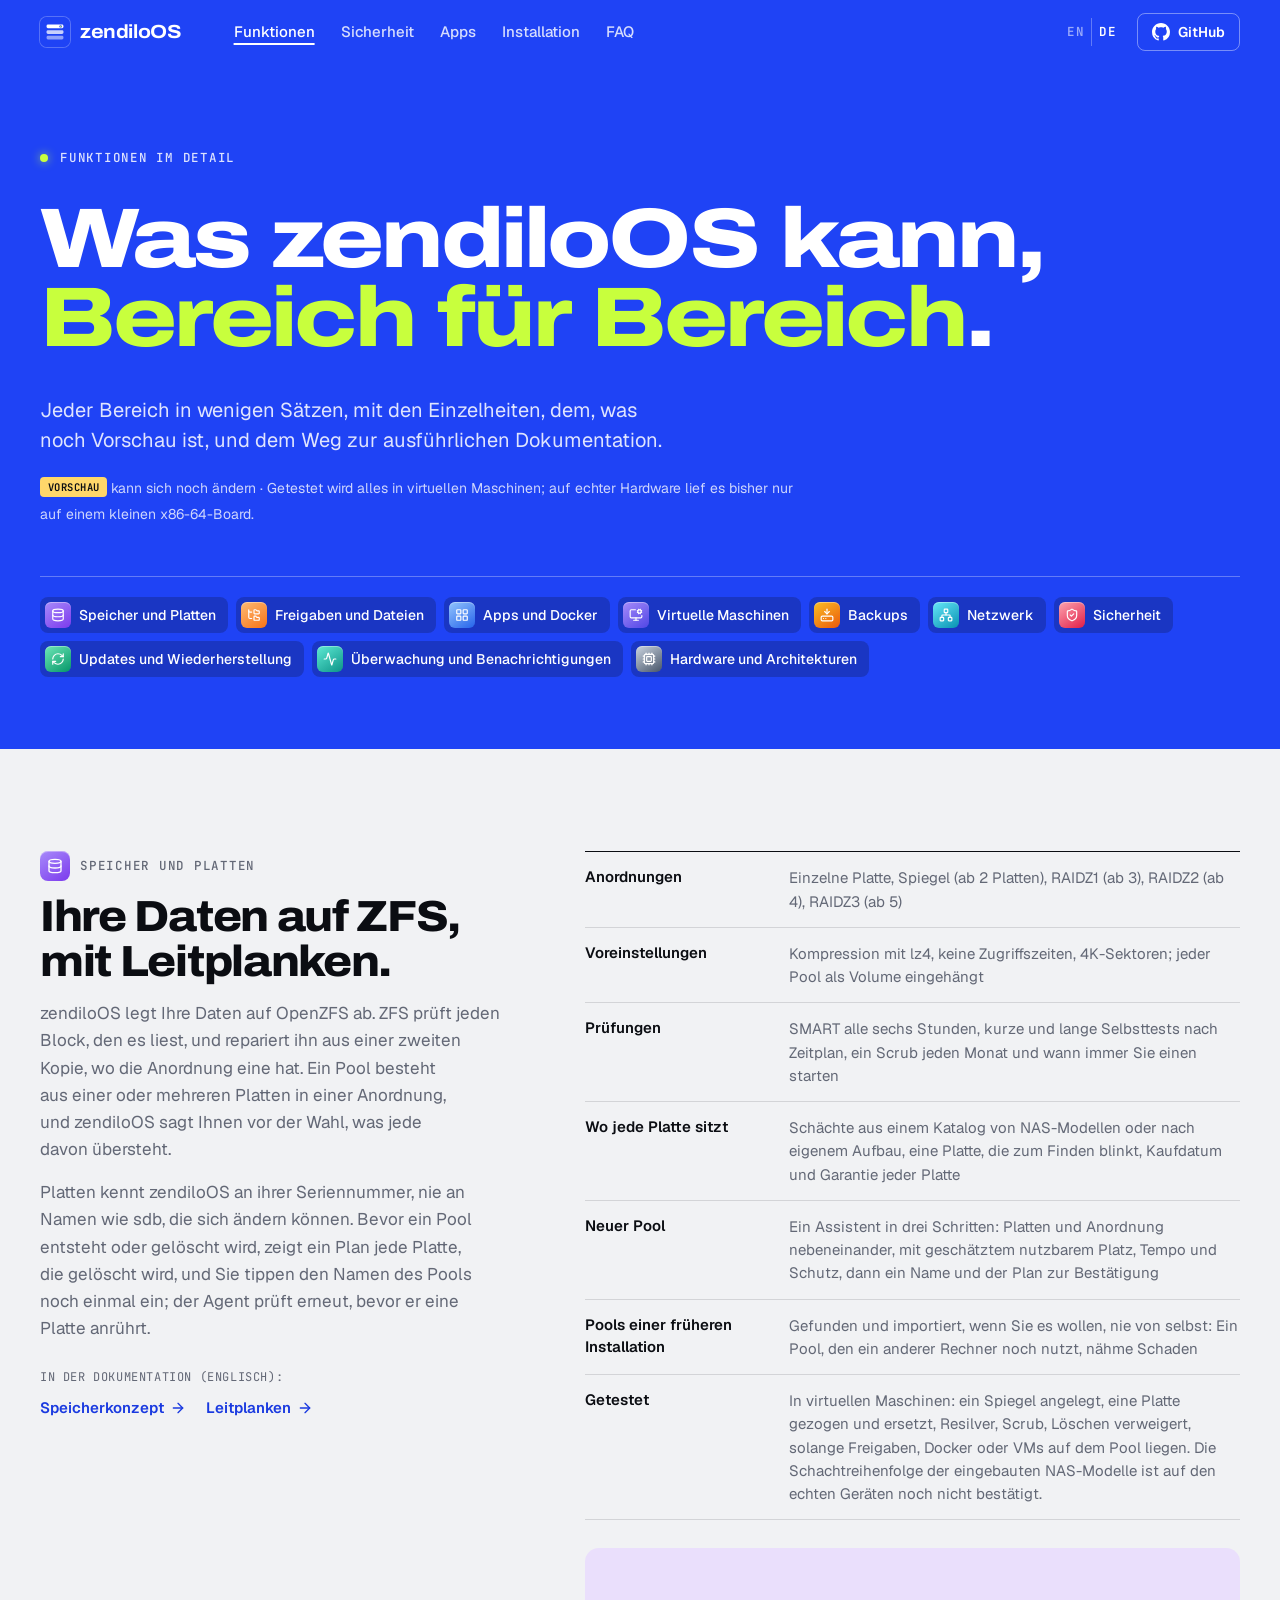
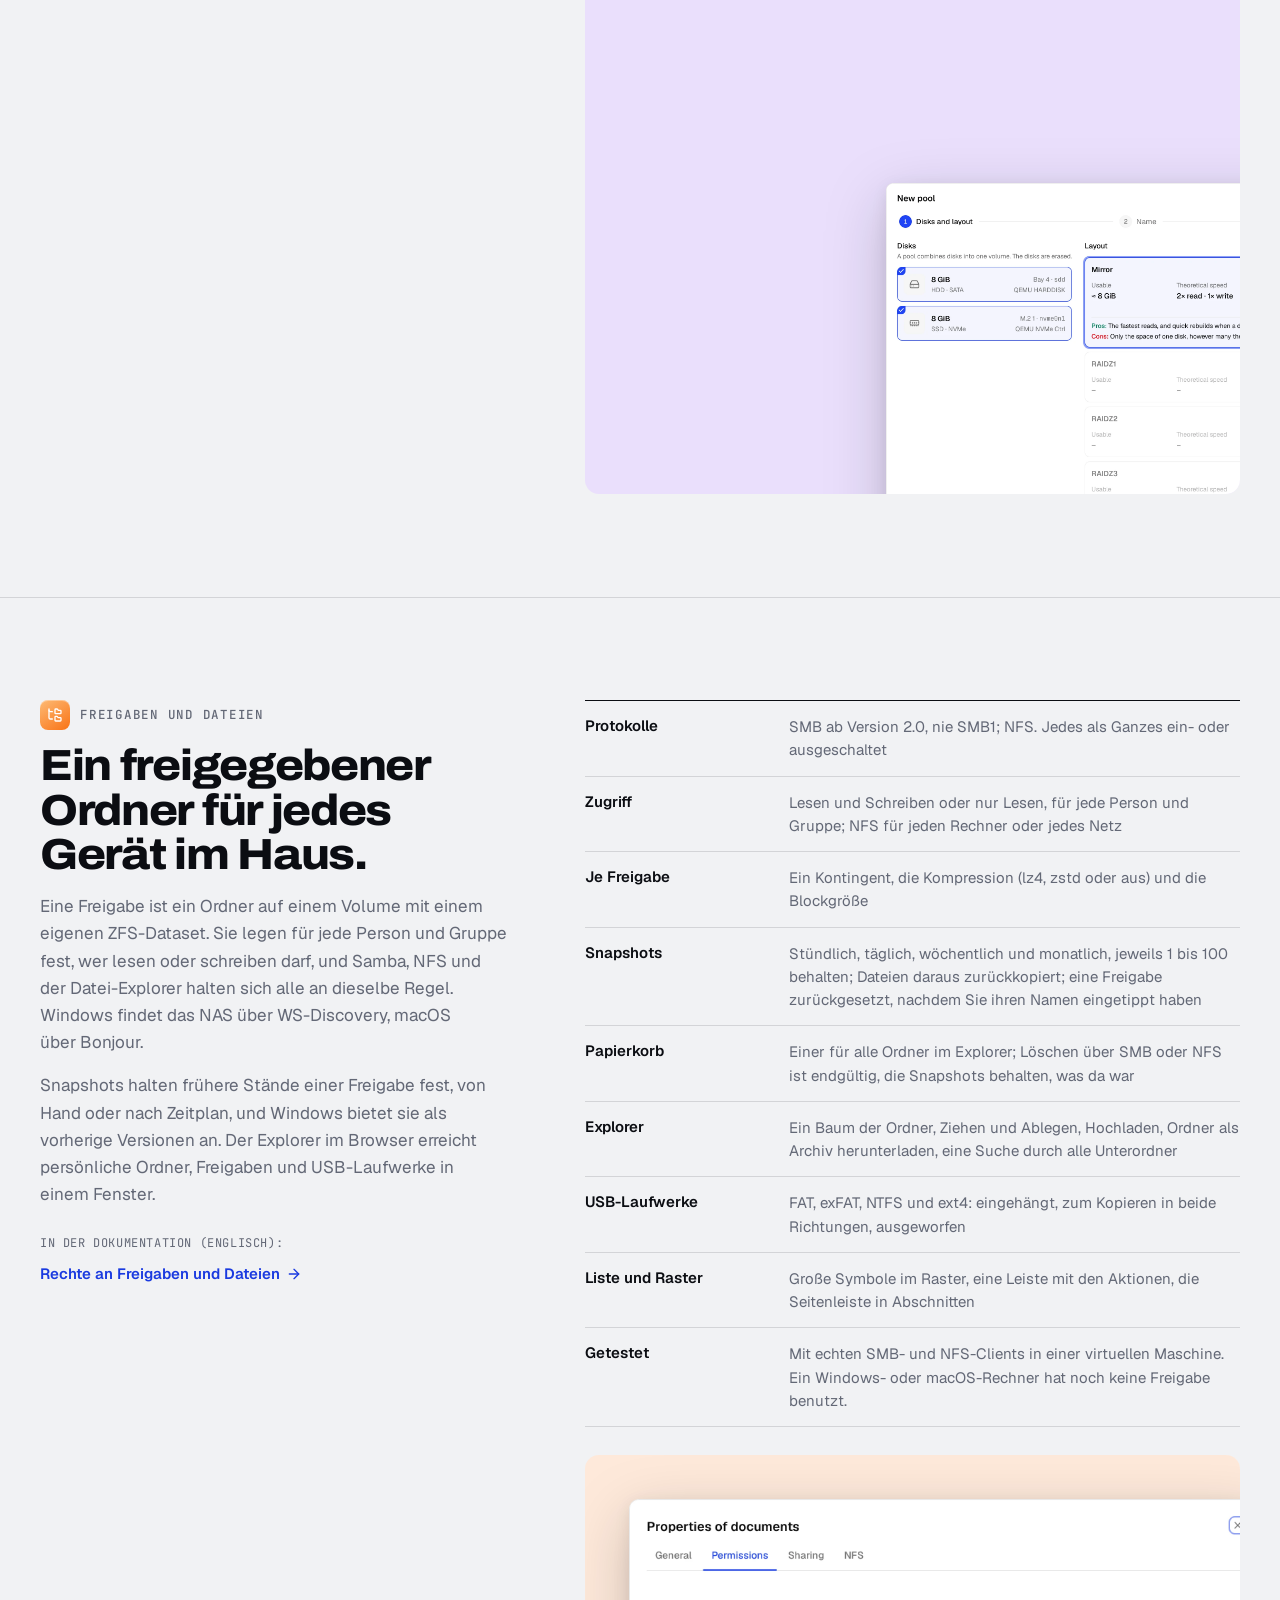
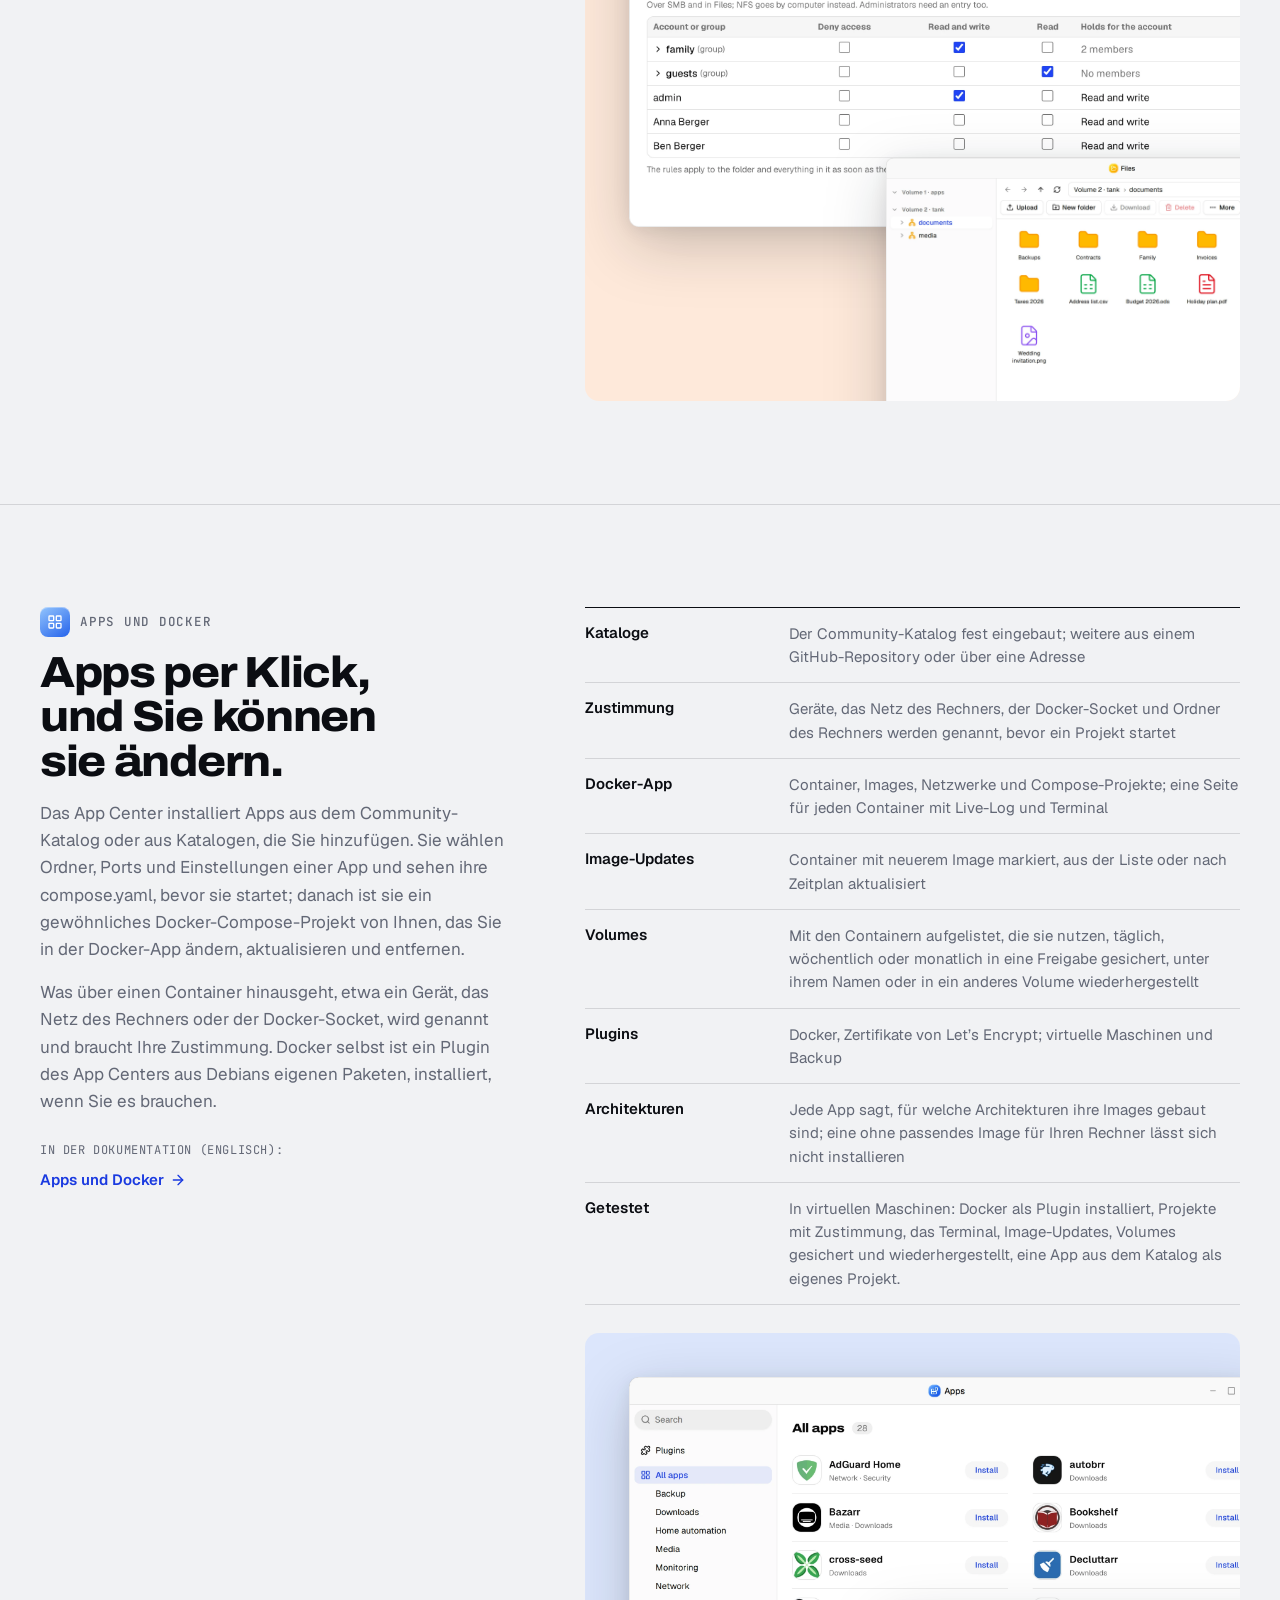
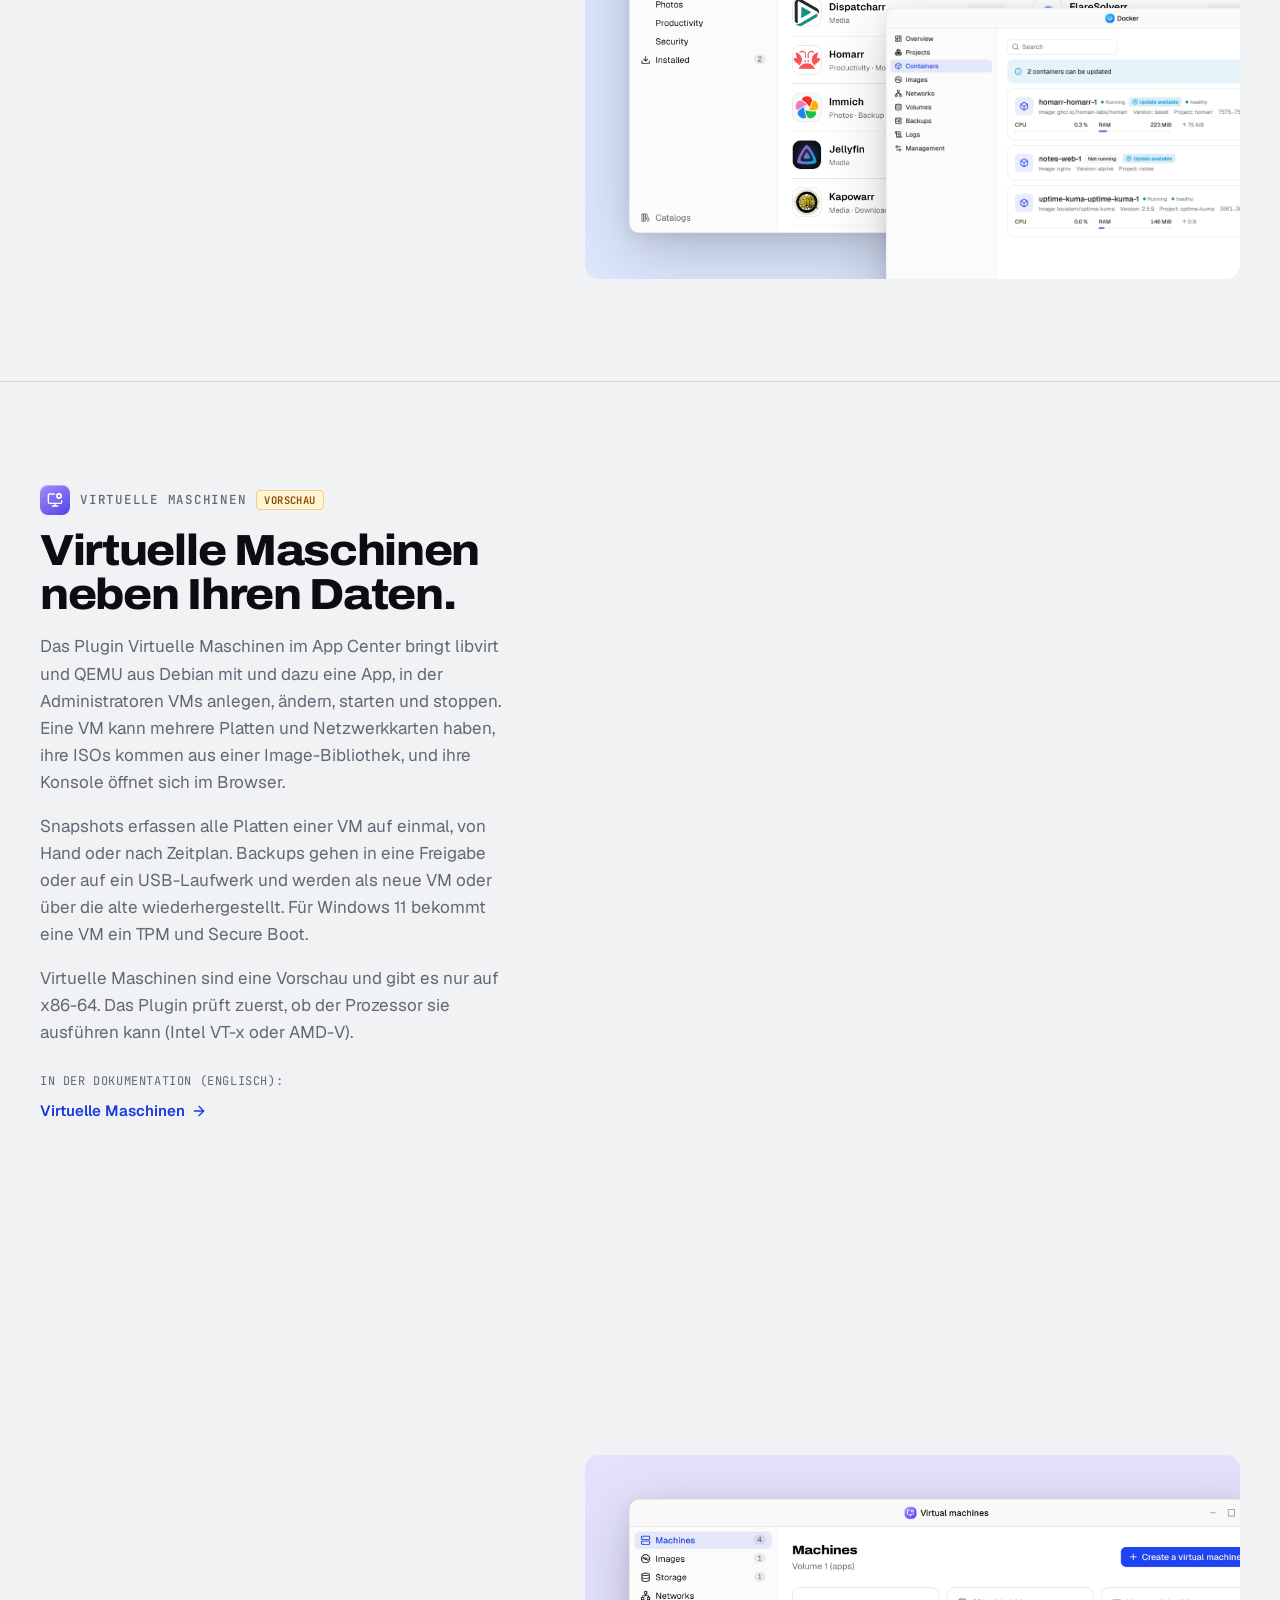
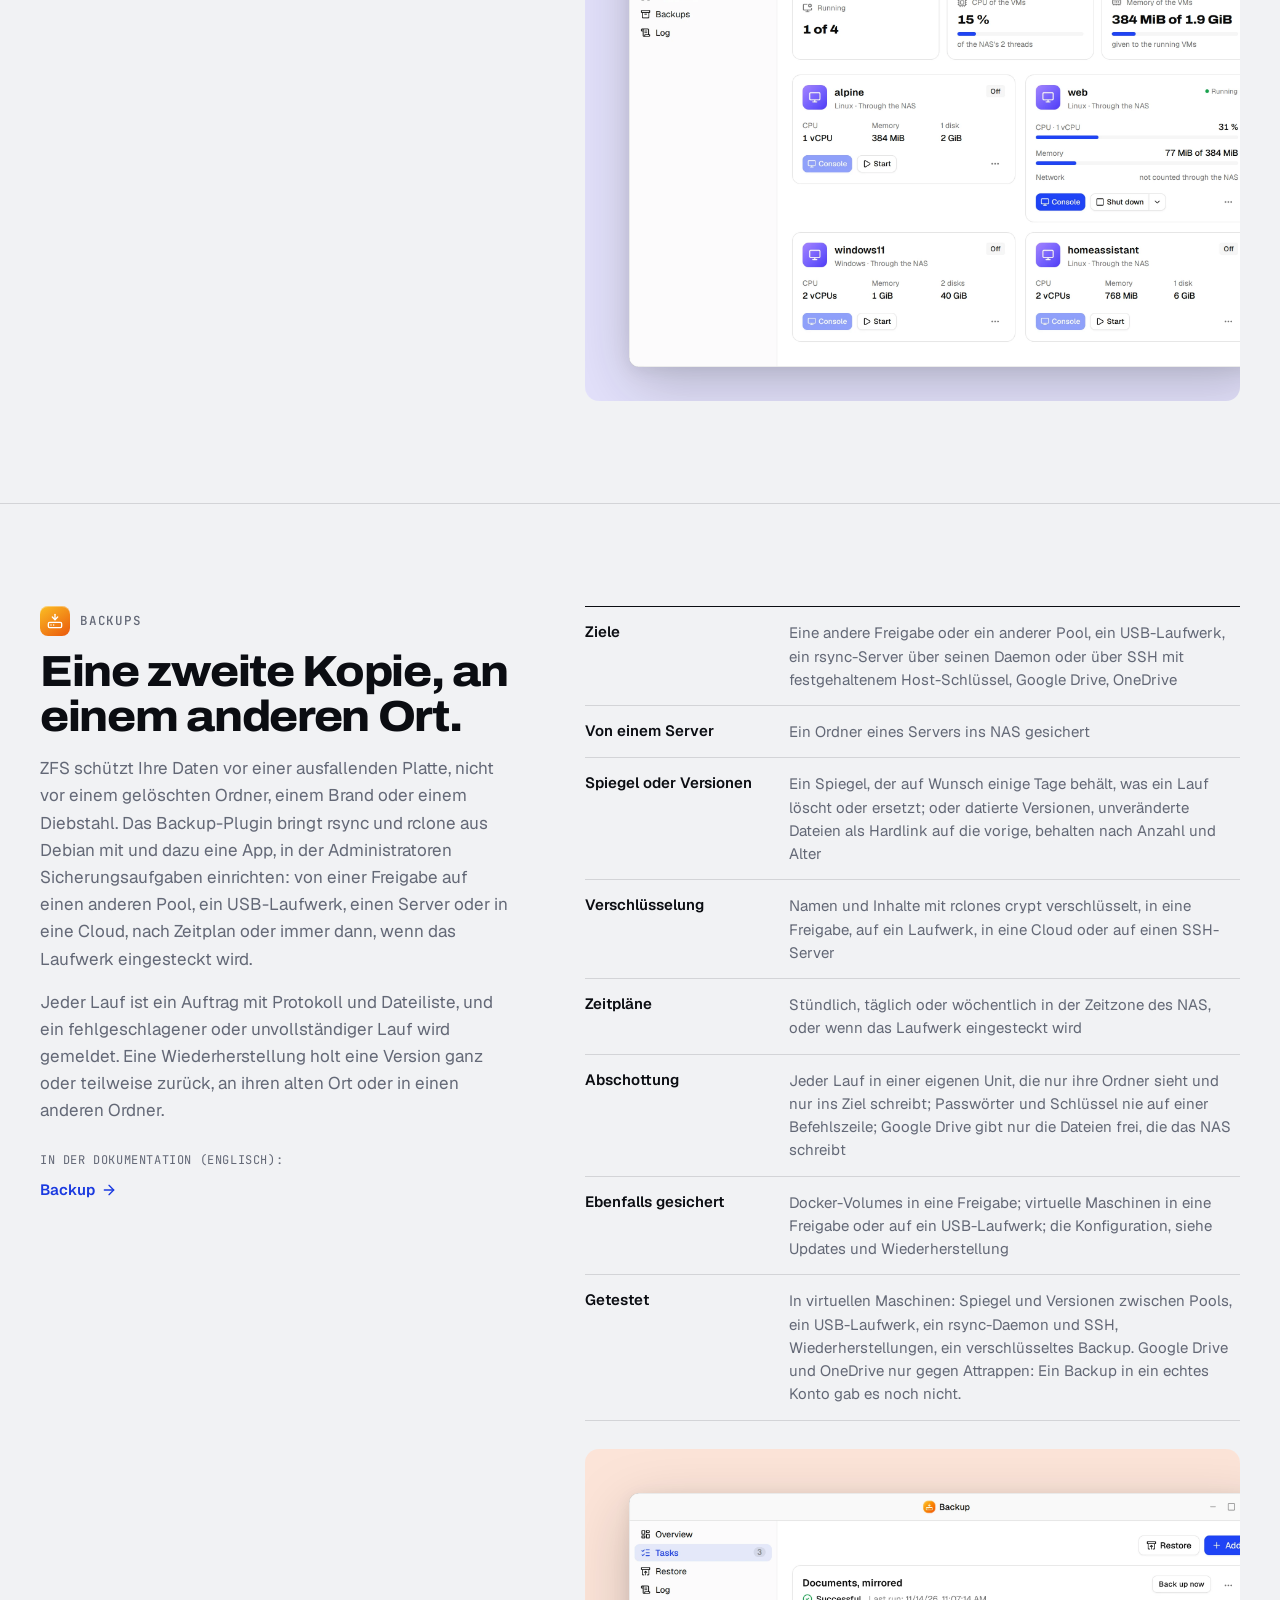
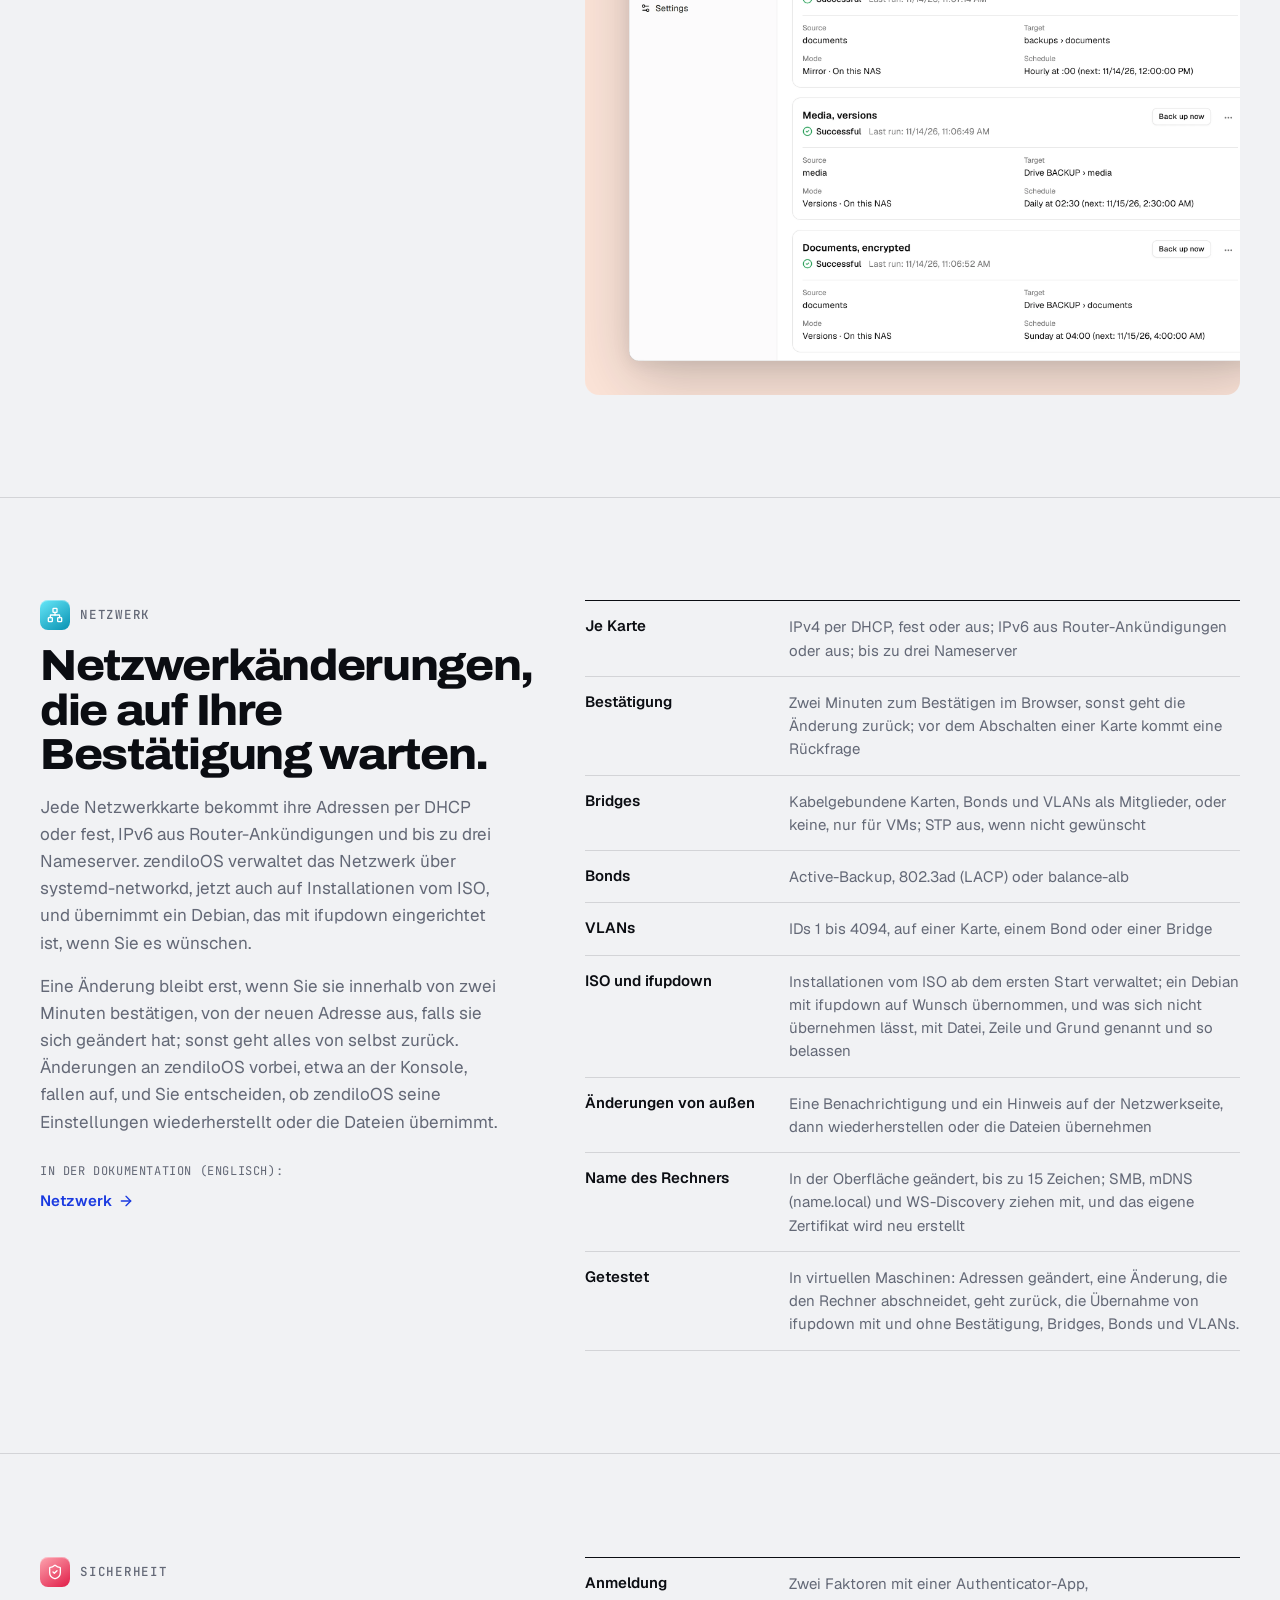
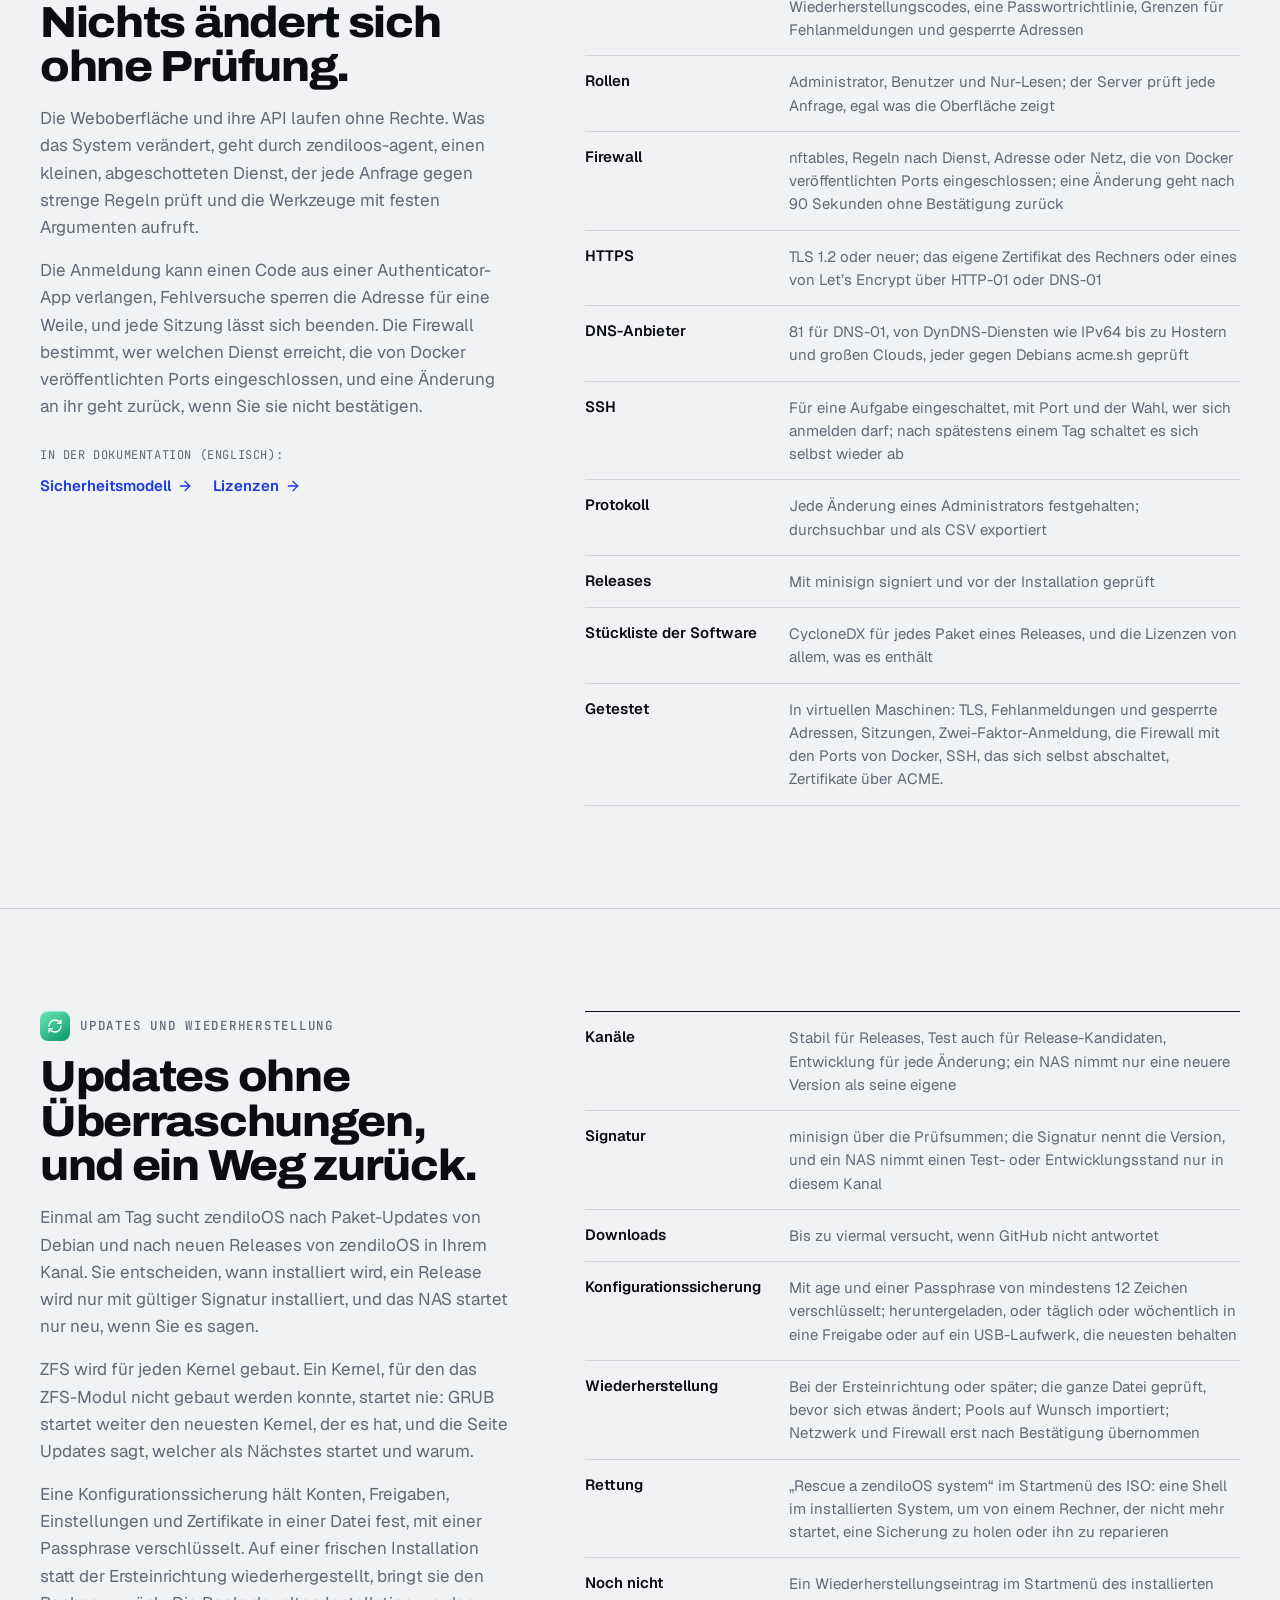
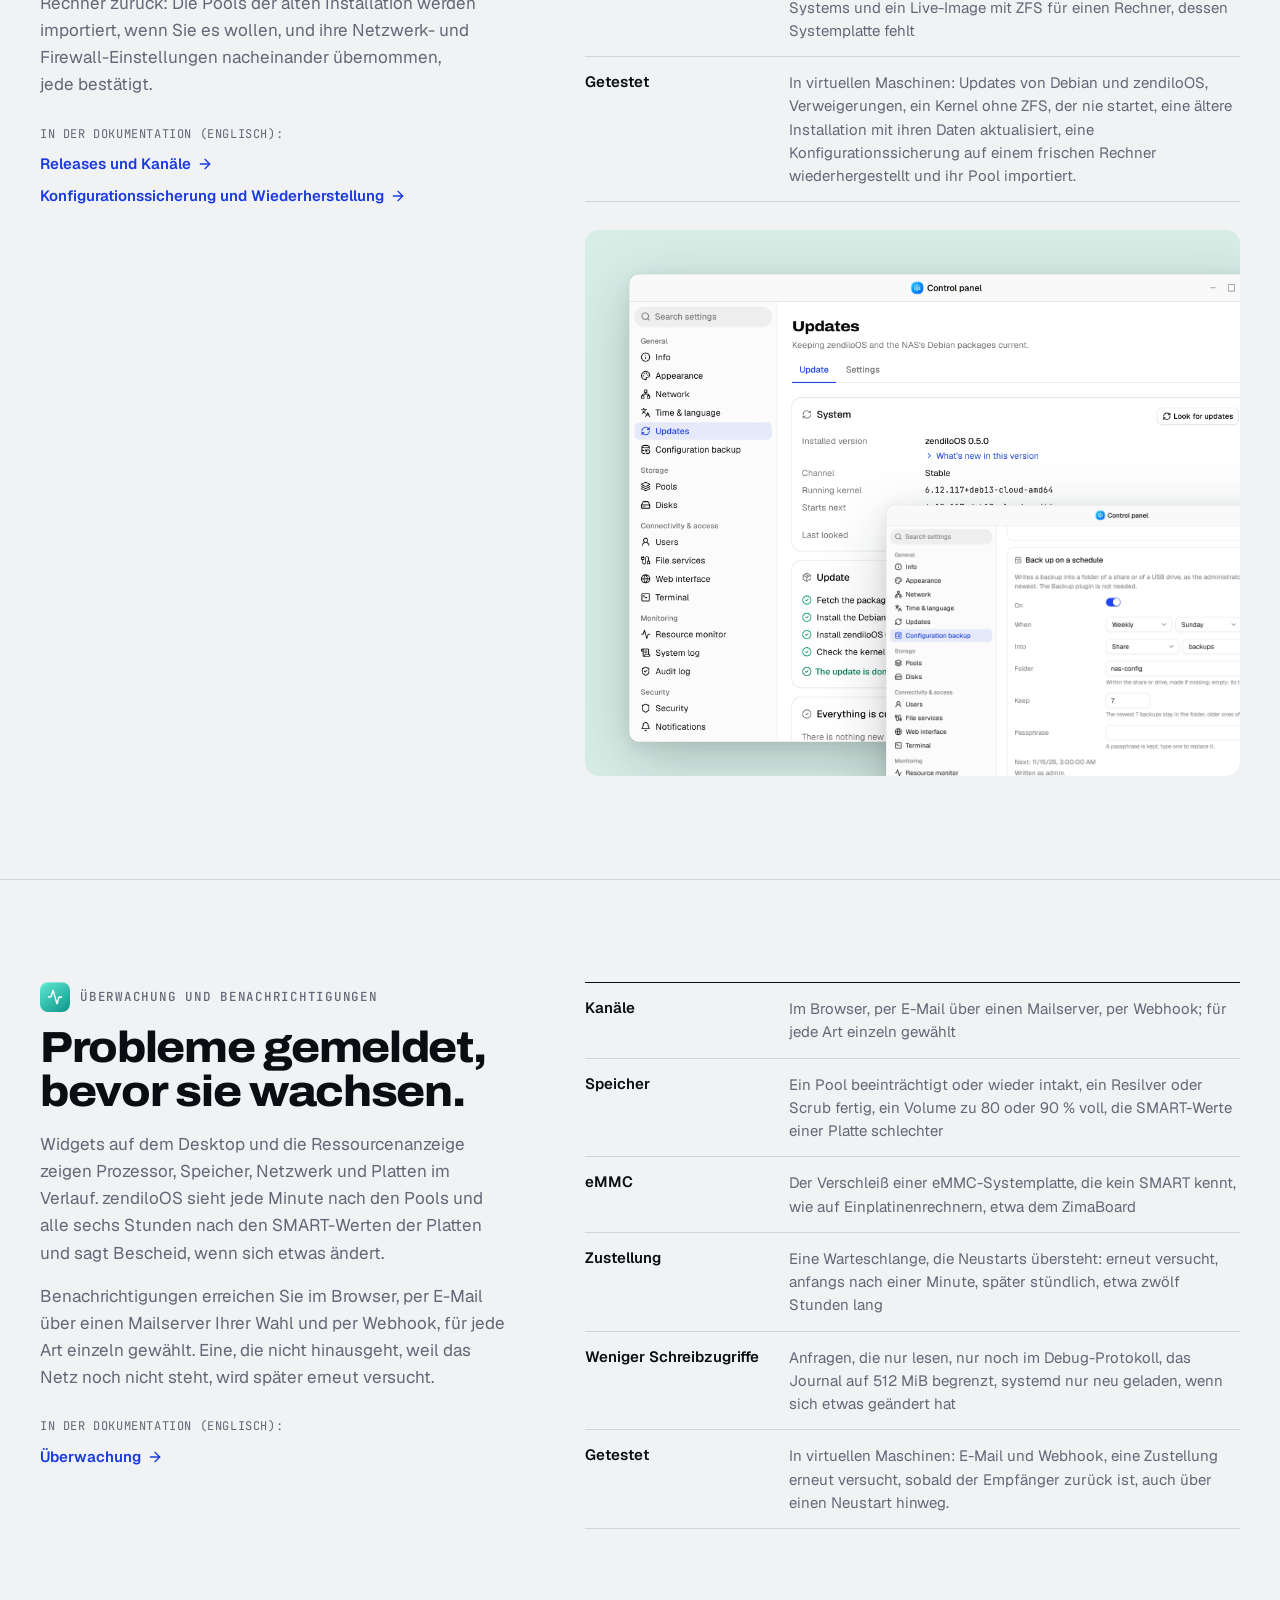
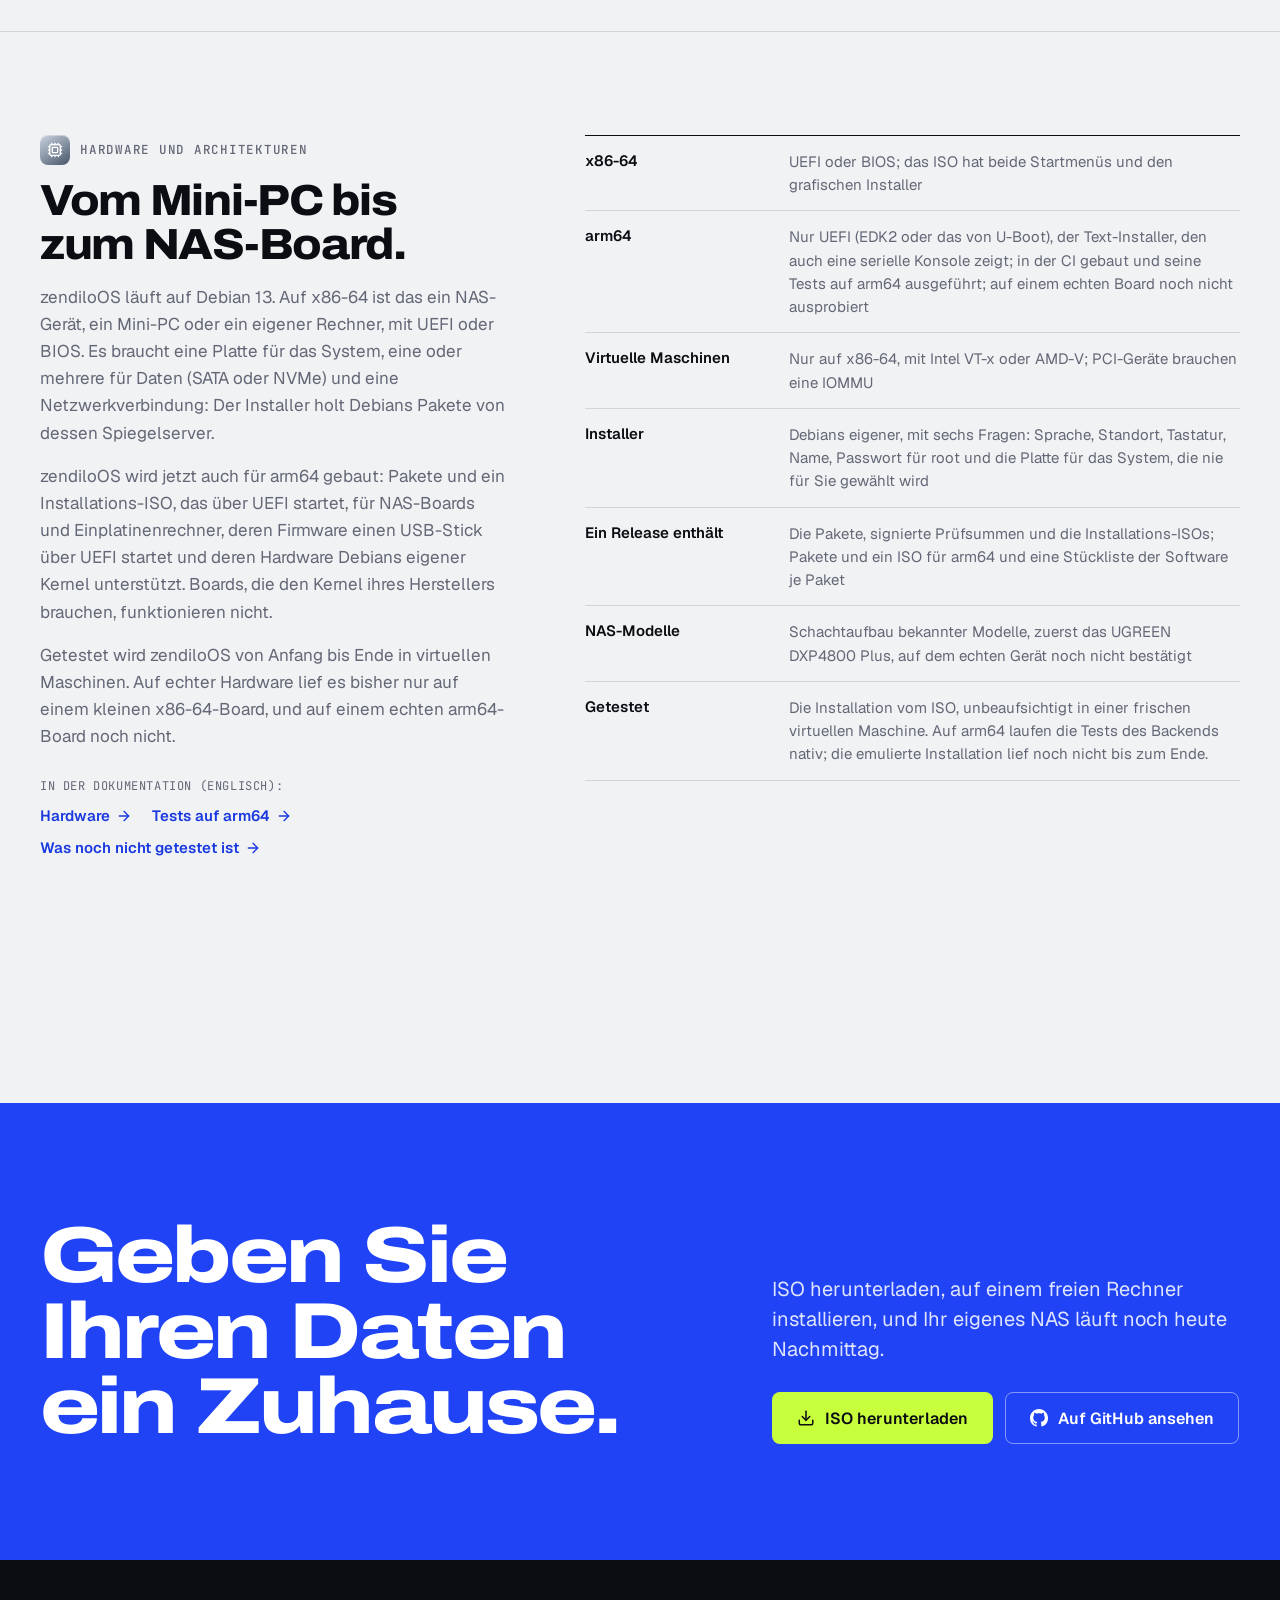
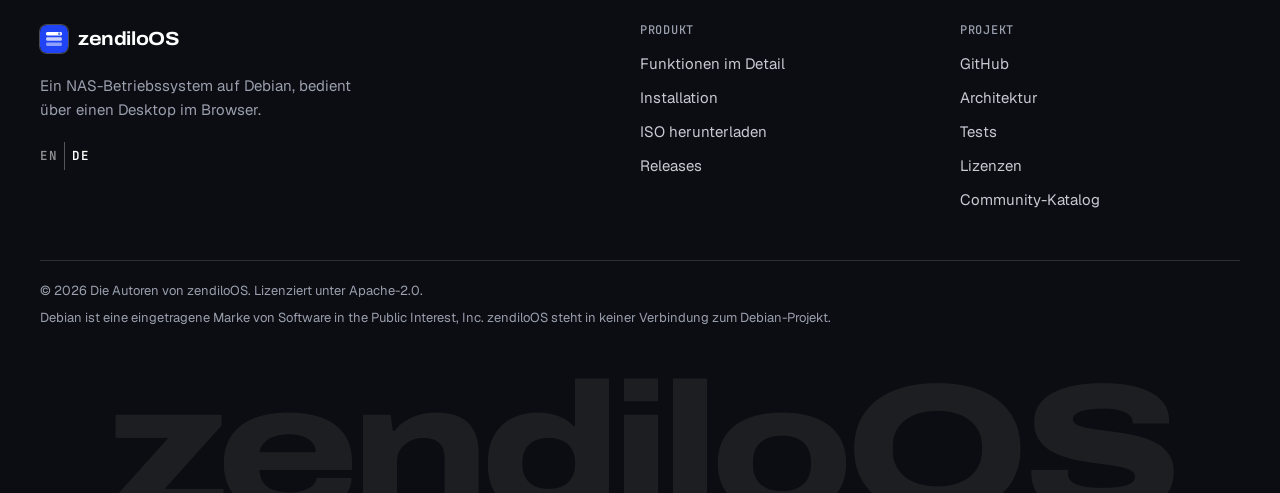
<file: de/features/index.html>
<!doctype html>
<html lang="de">
<head>
<meta charset="utf-8">
<meta name="viewport" content="width=device-width, initial-scale=1">
<title>zendiloOS im Detail: Speicher, Freigaben, Apps, VMs, Backups und mehr</title>
<meta name="description" content="Was zendiloOS kann, Bereich für Bereich: ZFS-Speicher, Freigaben über SMB und NFS, Apps und Docker, virtuelle Maschinen, Backups, Netzwerk, Sicherheit, Updates, Überwachung und Hardware, mit dem, was noch Vorschau ist.">
<link rel="canonical" href="https://mavnezz.github.io/zendiloOS.page/de/features/">
<link rel="alternate" hreflang="en" href="https://mavnezz.github.io/zendiloOS.page/features/">
<link rel="alternate" hreflang="de" href="https://mavnezz.github.io/zendiloOS.page/de/features/">
<link rel="alternate" hreflang="x-default" href="https://mavnezz.github.io/zendiloOS.page/features/">
<meta name="theme-color" content="#1f43f5">
<meta name="color-scheme" content="light dark">
<link rel="icon" href="../../favicon.svg" type="image/svg+xml">
<meta property="og:type" content="website">
<meta property="og:site_name" content="zendiloOS">
<meta property="og:title" content="zendiloOS im Detail: Speicher, Freigaben, Apps, VMs, Backups und mehr">
<meta property="og:description" content="Was zendiloOS kann, Bereich für Bereich: ZFS-Speicher, Freigaben über SMB und NFS, Apps und Docker, virtuelle Maschinen, Backups, Netzwerk, Sicherheit, Updates, Überwachung und Hardware, mit dem, was noch Vorschau ist.">
<meta property="og:url" content="https://mavnezz.github.io/zendiloOS.page/de/features/">
<meta property="og:locale" content="de_DE">
<meta property="og:image" content="https://mavnezz.github.io/zendiloOS.page/assets/img/og-de.jpg">
<meta property="og:image:width" content="1200">
<meta property="og:image:height" content="630">
<meta name="twitter:card" content="summary_large_image">
<link rel="preload" href="../../assets/fonts/archivo.woff2" as="font" type="font/woff2" crossorigin>
<link rel="preload" href="../../assets/fonts/geist.woff2" as="font" type="font/woff2" crossorigin>
<link rel="stylesheet" href="../../assets/css/site.css?v=eae10a520b6c">
<script>document.documentElement.classList.add('js')</script>
</head>
<body>
<a class="skip" href="#main">Zum Inhalt springen</a>

<header class="header" id="top">
  <div class="container header-inner">
    <a class="brand" href="../" aria-label="zendiloOS">
      <img src="../../favicon.svg" width="30" height="30" alt="">
      <span>zendiloOS</span>
    </a>
    <nav class="nav" id="nav" aria-label="Hauptmenü"><a href="./" aria-current="page">Funktionen</a><a href="../#security">Sicherheit</a><a href="../#apps">Apps</a><a href="../#install">Installation</a><a href="../#faq">FAQ</a></nav>
    <div class="header-actions">
      <div class="lang" role="group" aria-label="Sprache"><a href="../../features/" hreflang="en" lang="en" data-lang="en">EN</a><a href="../../de/features/" hreflang="de" lang="de" data-lang="de" aria-current="page">DE</a></div>
      <a class="btn btn-small btn-line" href="https://github.com/mavnezz/zendiloOS" aria-label="GitHub"><svg class="i" width="18" height="18" viewBox="0 0 16 16" fill="currentColor" aria-hidden="true"><path d="M8 0c4.42 0 8 3.58 8 8a8.013 8.013 0 0 1-5.45 7.59c-.4.08-.55-.17-.55-.38 0-.27.01-1.13.01-2.2 0-.75-.25-1.23-.54-1.48 1.78-.2 3.65-.88 3.65-3.95 0-.88-.31-1.59-.82-2.15.08-.2.36-1.02-.08-2.12 0 0-.67-.22-2.2.82-.64-.18-1.32-.27-2-.27-.68 0-1.36.09-2 .27-1.53-1.03-2.2-.82-2.2-.82-.44 1.1-.16 1.92-.08 2.12-.51.56-.82 1.28-.82 2.15 0 3.06 1.86 3.75 3.64 3.95-.23.2-.44.55-.51 1.07-.46.21-1.61.55-2.33-.66-.15-.24-.6-.83-1.23-.82-.67.01-.27.38.01.53.34.19.73.9.82 1.13.16.45.68 1.31 2.69.94 0 .67.01 1.3.01 1.49 0 .21-.15.45-.55.38A7.995 7.995 0 0 1 0 8c0-4.42 3.58-8 8-8Z"/></svg><span class="hide-sm">GitHub</span></a>
      <button class="menu-button" type="button" aria-controls="nav" aria-expanded="false" aria-label="Menü"><svg class="i" width="22" height="22" viewBox="0 0 24 24" fill="none" stroke="currentColor" stroke-width="2" stroke-linecap="round" stroke-linejoin="round" aria-hidden="true"><path d="M4 6h16"/><path d="M4 12h16"/><path d="M4 18h16"/></svg><svg class="i" width="22" height="22" viewBox="0 0 24 24" fill="none" stroke="currentColor" stroke-width="2" stroke-linecap="round" stroke-linejoin="round" aria-hidden="true"><path d="M18 6 6 18"/><path d="m6 6 12 12"/></svg></button>
    </div>
  </div>
</header>

<main id="main">
  <section class="hero hero-page">
    <div class="container">
      <p class="label"><i class="led"></i>Funktionen im Detail</p>
      <h1>Was zendiloOS kann, <em>Bereich für Bereich</em>.</h1>
      <p class="lead">Jeder Bereich in wenigen Sätzen, mit den Einzelheiten, dem, was noch Vorschau ist, und dem Weg zur ausführlichen Dokumentation.</p>
      <p class="hero-status"><span class="badge badge-preview">Vorschau</span> kann sich noch ändern · Getestet wird alles in virtuellen Maschinen; auf echter Hardware lief es bisher nur auf einem kleinen x86-64-Board.</p>
      <nav class="toc" aria-label="Bereiche"><a href="#storage"><span class="tile" style="--c1:#a78bfa;--c2:#7c3aed"><svg class="i" width="14" height="14" viewBox="0 0 24 24" fill="none" stroke="currentColor" stroke-width="2" stroke-linecap="round" stroke-linejoin="round" aria-hidden="true"><ellipse cx="12" cy="5" rx="9" ry="3"/><path d="M3 5V19A9 3 0 0 0 21 19V5"/><path d="M3 12A9 3 0 0 0 21 12"/></svg></span><span>Speicher und Platten</span></a><a href="#files"><span class="tile" style="--c1:#fdba74;--c2:#f97316"><svg class="i" width="14" height="14" viewBox="0 0 24 24" fill="none" stroke="currentColor" stroke-width="2" stroke-linecap="round" stroke-linejoin="round" aria-hidden="true"><path d="M20 10a1 1 0 0 0 1-1V6a1 1 0 0 0-1-1h-2.5a1 1 0 0 1-.8-.4l-.9-1.2A1 1 0 0 0 15 3h-2a1 1 0 0 0-1 1v5a1 1 0 0 0 1 1Z"/><path d="M20 21a1 1 0 0 0 1-1v-3a1 1 0 0 0-1-1h-2.9a1 1 0 0 1-.88-.55l-.42-.85a1 1 0 0 0-.92-.6H13a1 1 0 0 0-1 1v5a1 1 0 0 0 1 1Z"/><path d="M3 5a2 2 0 0 0 2 2h3"/><path d="M3 3v13a2 2 0 0 0 2 2h3"/></svg></span><span>Freigaben und Dateien</span></a><a href="#apps"><span class="tile" style="--c1:#93c5fd;--c2:#2563eb"><svg class="i" width="14" height="14" viewBox="0 0 24 24" fill="none" stroke="currentColor" stroke-width="2" stroke-linecap="round" stroke-linejoin="round" aria-hidden="true"><rect width="7" height="7" x="3" y="3" rx="1"/><rect width="7" height="7" x="14" y="3" rx="1"/><rect width="7" height="7" x="14" y="14" rx="1"/><rect width="7" height="7" x="3" y="14" rx="1"/></svg></span><span>Apps und Docker</span></a><a href="#vms"><span class="tile" style="--c1:#a78bfa;--c2:#4f46e5"><svg class="i" width="14" height="14" viewBox="0 0 24 24" fill="none" stroke="currentColor" stroke-width="2" stroke-linecap="round" stroke-linejoin="round" aria-hidden="true"><path d="M12 17v4"/><path d="m14.305 7.53.923-.382"/><path d="m15.228 4.852-.923-.383"/><path d="m16.852 3.228-.383-.924"/><path d="m16.852 8.772-.383.923"/><path d="m19.148 3.228.383-.924"/><path d="m19.53 9.696-.382-.924"/><path d="m20.772 4.852.924-.383"/><path d="m20.772 7.148.924.383"/><path d="M22 13v2a2 2 0 0 1-2 2H4a2 2 0 0 1-2-2V5a2 2 0 0 1 2-2h7"/><path d="M8 21h8"/><circle cx="18" cy="6" r="3"/></svg></span><span>Virtuelle Maschinen</span></a><a href="#backup"><span class="tile" style="--c1:#fbbf24;--c2:#ea580c"><svg class="i" width="14" height="14" viewBox="0 0 24 24" fill="none" stroke="currentColor" stroke-width="2" stroke-linecap="round" stroke-linejoin="round" aria-hidden="true"><path d="M12 2v8"/><path d="m16 6-4 4-4-4"/><rect width="20" height="8" x="2" y="14" rx="2"/><path d="M6 18h.01"/><path d="M10 18h.01"/></svg></span><span>Backups</span></a><a href="#network"><span class="tile" style="--c1:#67e8f9;--c2:#0891b2"><svg class="i" width="14" height="14" viewBox="0 0 24 24" fill="none" stroke="currentColor" stroke-width="2" stroke-linecap="round" stroke-linejoin="round" aria-hidden="true"><rect x="16" y="16" width="6" height="6" rx="1"/><rect x="2" y="16" width="6" height="6" rx="1"/><rect x="9" y="2" width="6" height="6" rx="1"/><path d="M5 16v-3a1 1 0 0 1 1-1h12a1 1 0 0 1 1 1v3"/><path d="M12 12V8"/></svg></span><span>Netzwerk</span></a><a href="#security"><span class="tile" style="--c1:#fda4af;--c2:#e11d48"><svg class="i" width="14" height="14" viewBox="0 0 24 24" fill="none" stroke="currentColor" stroke-width="2" stroke-linecap="round" stroke-linejoin="round" aria-hidden="true"><path d="M20 13c0 5-3.5 7.5-7.66 8.95a1 1 0 0 1-.67-.01C7.5 20.5 4 18 4 13V6a1 1 0 0 1 1-1c2 0 4.5-1.2 6.24-2.72a1.17 1.17 0 0 1 1.52 0C14.51 3.81 17 5 19 5a1 1 0 0 1 1 1z"/><path d="m9 12 2 2 4-4"/></svg></span><span>Sicherheit</span></a><a href="#updates"><span class="tile" style="--c1:#6ee7b7;--c2:#059669"><svg class="i" width="14" height="14" viewBox="0 0 24 24" fill="none" stroke="currentColor" stroke-width="2" stroke-linecap="round" stroke-linejoin="round" aria-hidden="true"><path d="M3 12a9 9 0 0 1 9-9 9.75 9.75 0 0 1 6.74 2.74L21 8"/><path d="M21 3v5h-5"/><path d="M21 12a9 9 0 0 1-9 9 9.75 9.75 0 0 1-6.74-2.74L3 16"/><path d="M8 16H3v5"/></svg></span><span>Updates und Wiederherstellung</span></a><a href="#monitor"><span class="tile" style="--c1:#5eead4;--c2:#0d9488"><svg class="i" width="14" height="14" viewBox="0 0 24 24" fill="none" stroke="currentColor" stroke-width="2" stroke-linecap="round" stroke-linejoin="round" aria-hidden="true"><path d="M22 12h-2.48a2 2 0 0 0-1.93 1.46l-2.35 8.36a.25.25 0 0 1-.48 0L9.24 2.18a.25.25 0 0 0-.48 0l-2.35 8.36A2 2 0 0 1 4.49 12H2"/></svg></span><span>Überwachung und Benachrichtigungen</span></a><a href="#hardware"><span class="tile" style="--c1:#cbd5e1;--c2:#475569"><svg class="i" width="14" height="14" viewBox="0 0 24 24" fill="none" stroke="currentColor" stroke-width="2" stroke-linecap="round" stroke-linejoin="round" aria-hidden="true"><path d="M12 20v2"/><path d="M12 2v2"/><path d="M17 20v2"/><path d="M17 2v2"/><path d="M2 12h2"/><path d="M2 17h2"/><path d="M2 7h2"/><path d="M20 12h2"/><path d="M20 17h2"/><path d="M20 7h2"/><path d="M7 20v2"/><path d="M7 2v2"/><rect x="4" y="4" width="16" height="16" rx="2"/><rect x="8" y="8" width="8" height="8" rx="1"/></svg></span><span>Hardware und Architekturen</span></a></nav>
    </div>
  </section>

  <section class="area" id="storage" aria-labelledby="storage-title">
    <div class="container area-grid">
      <div class="area-text reveal">
        <p class="panel-app"><span class="tile" style="--c1:#a78bfa;--c2:#7c3aed"><svg class="i" width="16" height="16" viewBox="0 0 24 24" fill="none" stroke="currentColor" stroke-width="2" stroke-linecap="round" stroke-linejoin="round" aria-hidden="true"><ellipse cx="12" cy="5" rx="9" ry="3"/><path d="M3 5V19A9 3 0 0 0 21 19V5"/><path d="M3 12A9 3 0 0 0 21 12"/></svg></span><span>Speicher und Platten</span></p>
        <h2 id="storage-title">Ihre Daten auf ZFS, mit Leitplanken.</h2>
        <p>zendiloOS legt Ihre Daten auf OpenZFS ab. ZFS prüft jeden Block, den es liest, und repariert ihn aus einer zweiten Kopie, wo die Anordnung eine hat. Ein Pool besteht aus einer oder mehreren Platten in einer Anordnung, und zendiloOS sagt Ihnen vor der Wahl, was jede davon übersteht.</p>
        <p>Platten kennt zendiloOS an ihrer Seriennummer, nie an Namen wie sdb, die sich ändern können. Bevor ein Pool entsteht oder gelöscht wird, zeigt ein Plan jede Platte, die gelöscht wird, und Sie tippen den Namen des Pools noch einmal ein; der Agent prüft erneut, bevor er eine Platte anrührt.</p>
        <div class="area-docs"><span>In der Dokumentation (englisch):</span><a class="link" href="https://github.com/mavnezz/zendiloOS/blob/main/docs/architecture.md#5-storage-concept">Speicherkonzept<svg class="i" width="16" height="16" viewBox="0 0 24 24" fill="none" stroke="currentColor" stroke-width="2" stroke-linecap="round" stroke-linejoin="round" aria-hidden="true"><path d="M5 12h14"/><path d="m12 5 7 7-7 7"/></svg></a><a class="link" href="https://github.com/mavnezz/zendiloOS/blob/main/docs/architecture.md#47-storage-guard-rails">Leitplanken<svg class="i" width="16" height="16" viewBox="0 0 24 24" fill="none" stroke="currentColor" stroke-width="2" stroke-linecap="round" stroke-linejoin="round" aria-hidden="true"><path d="M5 12h14"/><path d="m12 5 7 7-7 7"/></svg></a></div>
      </div>
      <div class="area-side">
        <dl class="specs reveal">
            <div><dt>Anordnungen</dt><dd>Einzelne Platte, Spiegel (ab 2 Platten), RAIDZ1 (ab 3), RAIDZ2 (ab 4), RAIDZ3 (ab 5)</dd></div>
            <div><dt>Voreinstellungen</dt><dd>Kompression mit lz4, keine Zugriffszeiten, 4K-Sektoren; jeder Pool als Volume eingehängt</dd></div>
            <div><dt>Prüfungen</dt><dd>SMART alle sechs Stunden, kurze und lange Selbsttests nach Zeitplan, ein Scrub jeden Monat und wann immer Sie einen starten</dd></div>
            <div><dt>Wo jede Platte sitzt</dt><dd>Schächte aus einem Katalog von NAS-Modellen oder nach eigenem Aufbau, eine Platte, die zum Finden blinkt, Kaufdatum und Garantie jeder Platte</dd></div>
            <div><dt>Neuer Pool </dt><dd>Ein Assistent in drei Schritten: Platten und Anordnung nebeneinander, mit geschätztem nutzbarem Platz, Tempo und Schutz, dann ein Name und der Plan zur Bestätigung</dd></div>
            <div><dt>Pools einer früheren Installation </dt><dd>Gefunden und importiert, wenn Sie es wollen, nie von selbst: Ein Pool, den ein anderer Rechner noch nutzt, nähme Schaden</dd></div>
            <div><dt>Getestet</dt><dd>In virtuellen Maschinen: ein Spiegel angelegt, eine Platte gezogen und ersetzt, Resilver, Scrub, Löschen verweigert, solange Freigaben, Docker oder VMs auf dem Pool liegen. Die Schachtreihenfolge der eingebauten NAS-Modelle ist auf den echten Geräten noch nicht bestätigt.</dd></div>
        </dl>
        <div class="reveal"><div class="stage stack" style="--c1:#a78bfa;--c2:#7c3aed"><picture class=""><source srcset="../../assets/img/disks-dark.webp" media="(prefers-color-scheme: dark)"><img src="../../assets/img/disks-light.webp" width="2064" height="1520" alt="Die Laufwerke in der Systemsteuerung: ein Hinweis, dass der Pool apps keine Redundanz hat, und das NAS gezeichnet, jede Platte in ihrem Schacht mit Modell, Größe, Temperatur und Pool." loading="lazy" decoding="async"></picture><picture class="back"><source srcset="../../assets/img/pool-wizard-dark.webp" media="(prefers-color-scheme: dark)"><img src="../../assets/img/pool-wizard-light.webp" width="1792" height="1472" alt="Der Assistent für einen neuen Pool: zwei Platten gewählt, daraus ein Spiegel mit etwa 8 GiB nutzbarem Platz, doppeltem Lesetempo und einer Platte, die ausfallen darf." loading="lazy" decoding="async"></picture></div></div>
      </div>
    </div>
  </section>

  <section class="area" id="files" aria-labelledby="files-title">
    <div class="container area-grid">
      <div class="area-text reveal">
        <p class="panel-app"><span class="tile" style="--c1:#fdba74;--c2:#f97316"><svg class="i" width="16" height="16" viewBox="0 0 24 24" fill="none" stroke="currentColor" stroke-width="2" stroke-linecap="round" stroke-linejoin="round" aria-hidden="true"><path d="M20 10a1 1 0 0 0 1-1V6a1 1 0 0 0-1-1h-2.5a1 1 0 0 1-.8-.4l-.9-1.2A1 1 0 0 0 15 3h-2a1 1 0 0 0-1 1v5a1 1 0 0 0 1 1Z"/><path d="M20 21a1 1 0 0 0 1-1v-3a1 1 0 0 0-1-1h-2.9a1 1 0 0 1-.88-.55l-.42-.85a1 1 0 0 0-.92-.6H13a1 1 0 0 0-1 1v5a1 1 0 0 0 1 1Z"/><path d="M3 5a2 2 0 0 0 2 2h3"/><path d="M3 3v13a2 2 0 0 0 2 2h3"/></svg></span><span>Freigaben und Dateien</span></p>
        <h2 id="files-title">Ein freigegebener Ordner für jedes Gerät im Haus.</h2>
        <p>Eine Freigabe ist ein Ordner auf einem Volume mit einem eigenen ZFS-Dataset. Sie legen für jede Person und Gruppe fest, wer lesen oder schreiben darf, und Samba, NFS und der Datei-Explorer halten sich alle an dieselbe Regel. Windows findet das NAS über WS-Discovery, macOS über Bonjour.</p>
        <p>Snapshots halten frühere Stände einer Freigabe fest, von Hand oder nach Zeitplan, und Windows bietet sie als vorherige Versionen an. Der Explorer im Browser erreicht persönliche Ordner, Freigaben und USB-Laufwerke in einem Fenster.</p>
        <div class="area-docs"><span>In der Dokumentation (englisch):</span><a class="link" href="https://github.com/mavnezz/zendiloOS/blob/main/docs/architecture.md#44-share-and-file-permissions">Rechte an Freigaben und Dateien<svg class="i" width="16" height="16" viewBox="0 0 24 24" fill="none" stroke="currentColor" stroke-width="2" stroke-linecap="round" stroke-linejoin="round" aria-hidden="true"><path d="M5 12h14"/><path d="m12 5 7 7-7 7"/></svg></a></div>
      </div>
      <div class="area-side">
        <dl class="specs reveal">
            <div><dt>Protokolle</dt><dd>SMB ab Version 2.0, nie SMB1; NFS. Jedes als Ganzes ein- oder ausgeschaltet</dd></div>
            <div><dt>Zugriff</dt><dd>Lesen und Schreiben oder nur Lesen, für jede Person und Gruppe; NFS für jeden Rechner oder jedes Netz</dd></div>
            <div><dt>Je Freigabe</dt><dd>Ein Kontingent, die Kompression (lz4, zstd oder aus) und die Blockgröße</dd></div>
            <div><dt>Snapshots</dt><dd>Stündlich, täglich, wöchentlich und monatlich, jeweils 1 bis 100 behalten; Dateien daraus zurückkopiert; eine Freigabe zurückgesetzt, nachdem Sie ihren Namen eingetippt haben</dd></div>
            <div><dt>Papierkorb</dt><dd>Einer für alle Ordner im Explorer; Löschen über SMB oder NFS ist endgültig, die Snapshots behalten, was da war</dd></div>
            <div><dt>Explorer</dt><dd>Ein Baum der Ordner, Ziehen und Ablegen, Hochladen, Ordner als Archiv herunterladen, eine Suche durch alle Unterordner</dd></div>
            <div><dt>USB-Laufwerke</dt><dd>FAT, exFAT, NTFS und ext4: eingehängt, zum Kopieren in beide Richtungen, ausgeworfen</dd></div>
            <div><dt>Liste und Raster </dt><dd>Große Symbole im Raster, eine Leiste mit den Aktionen, die Seitenleiste in Abschnitten</dd></div>
            <div><dt>Getestet</dt><dd>Mit echten SMB- und NFS-Clients in einer virtuellen Maschine. Ein Windows- oder macOS-Rechner hat noch keine Freigabe benutzt.</dd></div>
        </dl>
        <div class="reveal"><div class="stage stack" style="--c1:#fdba74;--c2:#f97316"><picture class=""><source srcset="../../assets/img/shares-dark.webp" media="(prefers-color-scheme: dark)"><img src="../../assets/img/shares-light.webp" width="1792" height="924" alt="Die Eigenschaften des Ordners documents: Die Gruppe family darf lesen und schreiben, guests darf lesen." loading="lazy" decoding="async"></picture><picture class="back"><source srcset="../../assets/img/files-dark.webp" media="(prefers-color-scheme: dark)"><img src="../../assets/img/files-light.webp" width="2064" height="1400" alt="Der Datei-Explorer im Browser mit dem Ordner documents, die Ordner und Dateien als Raster." loading="lazy" decoding="async"></picture></div></div>
      </div>
    </div>
  </section>

  <section class="area" id="apps" aria-labelledby="apps-title">
    <div class="container area-grid">
      <div class="area-text reveal">
        <p class="panel-app"><span class="tile" style="--c1:#93c5fd;--c2:#2563eb"><svg class="i" width="16" height="16" viewBox="0 0 24 24" fill="none" stroke="currentColor" stroke-width="2" stroke-linecap="round" stroke-linejoin="round" aria-hidden="true"><rect width="7" height="7" x="3" y="3" rx="1"/><rect width="7" height="7" x="14" y="3" rx="1"/><rect width="7" height="7" x="14" y="14" rx="1"/><rect width="7" height="7" x="3" y="14" rx="1"/></svg></span><span>Apps und Docker</span></p>
        <h2 id="apps-title">Apps per Klick, und Sie können sie ändern.</h2>
        <p>Das App Center installiert Apps aus dem Community-Katalog oder aus Katalogen, die Sie hinzufügen. Sie wählen Ordner, Ports und Einstellungen einer App und sehen ihre compose.yaml, bevor sie startet; danach ist sie ein gewöhnliches Docker-Compose-Projekt von Ihnen, das Sie in der Docker-App ändern, aktualisieren und entfernen.</p>
        <p>Was über einen Container hinausgeht, etwa ein Gerät, das Netz des Rechners oder der Docker-Socket, wird genannt und braucht Ihre Zustimmung. Docker selbst ist ein Plugin des App Centers aus Debians eigenen Paketen, installiert, wenn Sie es brauchen.</p>
        <div class="area-docs"><span>In der Dokumentation (englisch):</span><a class="link" href="https://github.com/mavnezz/zendiloOS/blob/main/docs/architecture.md#49-apps-docker">Apps und Docker<svg class="i" width="16" height="16" viewBox="0 0 24 24" fill="none" stroke="currentColor" stroke-width="2" stroke-linecap="round" stroke-linejoin="round" aria-hidden="true"><path d="M5 12h14"/><path d="m12 5 7 7-7 7"/></svg></a></div>
      </div>
      <div class="area-side">
        <dl class="specs reveal">
            <div><dt>Kataloge</dt><dd>Der Community-Katalog fest eingebaut; weitere aus einem GitHub-Repository oder über eine Adresse</dd></div>
            <div><dt>Zustimmung</dt><dd>Geräte, das Netz des Rechners, der Docker-Socket und Ordner des Rechners werden genannt, bevor ein Projekt startet</dd></div>
            <div><dt>Docker-App</dt><dd>Container, Images, Netzwerke und Compose-Projekte; eine Seite für jeden Container mit Live-Log und Terminal</dd></div>
            <div><dt>Image-Updates</dt><dd>Container mit neuerem Image markiert, aus der Liste oder nach Zeitplan aktualisiert</dd></div>
            <div><dt>Volumes</dt><dd>Mit den Containern aufgelistet, die sie nutzen, täglich, wöchentlich oder monatlich in eine Freigabe gesichert, unter ihrem Namen oder in ein anderes Volume wiederhergestellt</dd></div>
            <div><dt>Plugins</dt><dd>Docker, Zertifikate von Let’s Encrypt; virtuelle Maschinen und Backup </dd></div>
            <div><dt>Architekturen </dt><dd>Jede App sagt, für welche Architekturen ihre Images gebaut sind; eine ohne passendes Image für Ihren Rechner lässt sich nicht installieren</dd></div>
            <div><dt>Getestet</dt><dd>In virtuellen Maschinen: Docker als Plugin installiert, Projekte mit Zustimmung, das Terminal, Image-Updates, Volumes gesichert und wiederhergestellt, eine App aus dem Katalog als eigenes Projekt.</dd></div>
        </dl>
        <div class="reveal"><div class="stage stack" style="--c1:#93c5fd;--c2:#2563eb"><picture class=""><source srcset="../../assets/img/apps-dark.webp" media="(prefers-color-scheme: dark)"><img src="../../assets/img/apps-light.webp" width="2064" height="1480" alt="Das App Center mit Apps wie AdGuard Home, Immich, Jellyfin und Home Assistant." loading="lazy" decoding="async"></picture><picture class="back"><source srcset="../../assets/img/docker-dark.webp" media="(prefers-color-scheme: dark)"><img src="../../assets/img/docker-light.webp" width="2064" height="1520" alt="Die Container in der Docker-App: Homarr und Uptime Kuma laufen und sind gesund, für Homarr gibt es ein Update." loading="lazy" decoding="async"></picture></div></div>
      </div>
    </div>
  </section>

  <section class="area" id="vms" aria-labelledby="vms-title">
    <div class="container area-grid">
      <div class="area-text reveal">
        <p class="panel-app"><span class="tile" style="--c1:#a78bfa;--c2:#4f46e5"><svg class="i" width="16" height="16" viewBox="0 0 24 24" fill="none" stroke="currentColor" stroke-width="2" stroke-linecap="round" stroke-linejoin="round" aria-hidden="true"><path d="M12 17v4"/><path d="m14.305 7.53.923-.382"/><path d="m15.228 4.852-.923-.383"/><path d="m16.852 3.228-.383-.924"/><path d="m16.852 8.772-.383.923"/><path d="m19.148 3.228.383-.924"/><path d="m19.53 9.696-.382-.924"/><path d="m20.772 4.852.924-.383"/><path d="m20.772 7.148.924.383"/><path d="M22 13v2a2 2 0 0 1-2 2H4a2 2 0 0 1-2-2V5a2 2 0 0 1 2-2h7"/><path d="M8 21h8"/><circle cx="18" cy="6" r="3"/></svg></span><span>Virtuelle Maschinen</span><span class="badges"><span class="badge badge-preview">Vorschau</span></span></p>
        <h2 id="vms-title">Virtuelle Maschinen neben Ihren Daten.</h2>
        <p>Das Plugin Virtuelle Maschinen im App Center bringt libvirt und QEMU aus Debian mit und dazu eine App, in der Administratoren VMs anlegen, ändern, starten und stoppen. Eine VM kann mehrere Platten und Netzwerkkarten haben, ihre ISOs kommen aus einer Image-Bibliothek, und ihre Konsole öffnet sich im Browser.</p>
        <p>Snapshots erfassen alle Platten einer VM auf einmal, von Hand oder nach Zeitplan. Backups gehen in eine Freigabe oder auf ein USB-Laufwerk und werden als neue VM oder über die alte wiederhergestellt. Für Windows 11 bekommt eine VM ein TPM und Secure Boot.</p>
        <p>Virtuelle Maschinen sind eine Vorschau und gibt es nur auf x86-64. Das Plugin prüft zuerst, ob der Prozessor sie ausführen kann (Intel VT-x oder AMD-V).</p>
        <div class="area-docs"><span>In der Dokumentation (englisch):</span><a class="link" href="https://github.com/mavnezz/zendiloOS/blob/main/docs/architecture.md#413-virtual-machines">Virtuelle Maschinen<svg class="i" width="16" height="16" viewBox="0 0 24 24" fill="none" stroke="currentColor" stroke-width="2" stroke-linecap="round" stroke-linejoin="round" aria-hidden="true"><path d="M5 12h14"/><path d="m12 5 7 7-7 7"/></svg></a></div>
      </div>
      <div class="area-side">
        <dl class="specs reveal">
            <div><dt>Hardware</dt><dd>Bis zu 8 Platten (virtio oder SATA), bis zu 4 Netzwerkkarten (virtio oder e1000e), bis zu 3 Laufwerke für ISOs; UEFI oder BIOS</dd></div>
            <div><dt>Vorlagen</dt><dd>Linux, Windows (mit TPM und Secure Boot) und Sonstige</dd></div>
            <div><dt>Netzwerke</dt><dd>Über das NAS, an einer Bridge, direkt an einer Netzwerkkarte (macvtap) oder in einem internen Netz, von dem sich das NAS selbst fernhält</dd></div>
            <div><dt>Speicher</dt><dd>Platten als ZFS-Volumes auf einem oder mehreren Pools; jeder Pool zeigt seinen Zustand, seinen Platz und die VMs darauf</dd></div>
            <div><dt>Images</dt><dd>ISOs aus einer Freigabe kopiert oder aus dem Browser hochgeladen</dd></div>
            <div><dt>Konsole und Last</dt><dd>Die Konsole im Browser (noVNC); Prozessor und Speicher jeder VM live</dd></div>
            <div><dt>Snapshots</dt><dd>Alle Platten auf einmal, die Dateisysteme des Gasts eingefroren, wenn sein QEMU Guest Agent antwortet; stündlich, täglich, wöchentlich oder monatlich; zurückgesetzt, während die VM aus ist</dd></div>
            <div><dt>Backups</dt><dd>Jede Platte mit zstd komprimiert und beim Wiederherstellen an ihrer Prüfsumme geprüft</dd></div>
            <div><dt>Geräte des Rechners</dt><dd>USB-Geräte, auch während die VM läuft; PCI-Geräte mit IOMMU und ausgeschalteter VM. Geräte, die der Rechner selbst braucht, etwa der Controller seiner Platten, werden verweigert</dd></div>
            <div><dt>Getestet</dt><dd>In verschachtelten virtuellen Maschinen: VMs mit mehreren Platten und Karten, die Image-Bibliothek, die Konsole, Snapshots per Prüfsumme verglichen, Backups wiederhergestellt, TPM und Secure Boot. Noch nicht: durchgereichte Geräte auf echter Hardware und eine Installation von Windows 11.</dd></div>
        </dl>
        <div class="reveal"><div class="stage stack" style="--c1:#a78bfa;--c2:#4f46e5"><picture class=""><source srcset="../../assets/img/vms-dark.webp" media="(prefers-color-scheme: dark)"><img src="../../assets/img/vms-light.webp" width="2064" height="1520" alt="Die App Virtuelle Maschinen: vier VMs, eine davon läuft und zeigt ihre Prozessor- und Speicherlast, darüber, wie viele laufen und was sie vom NAS belegen." loading="lazy" decoding="async"></picture><picture class="back"><source srcset="../../assets/img/vm-console-dark.webp" media="(prefers-color-scheme: dark)"><img src="../../assets/img/vm-console-light.webp" width="2048" height="1440" alt="Die Konsole einer laufenden VM im Browser, darin top unter Alpine Linux." loading="lazy" decoding="async"></picture></div></div>
      </div>
    </div>
  </section>

  <section class="area" id="backup" aria-labelledby="backup-title">
    <div class="container area-grid">
      <div class="area-text reveal">
        <p class="panel-app"><span class="tile" style="--c1:#fbbf24;--c2:#ea580c"><svg class="i" width="16" height="16" viewBox="0 0 24 24" fill="none" stroke="currentColor" stroke-width="2" stroke-linecap="round" stroke-linejoin="round" aria-hidden="true"><path d="M12 2v8"/><path d="m16 6-4 4-4-4"/><rect width="20" height="8" x="2" y="14" rx="2"/><path d="M6 18h.01"/><path d="M10 18h.01"/></svg></span><span>Backups</span></p>
        <h2 id="backup-title">Eine zweite Kopie, an einem anderen Ort.</h2>
        <p>ZFS schützt Ihre Daten vor einer ausfallenden Platte, nicht vor einem gelöschten Ordner, einem Brand oder einem Diebstahl. Das Backup-Plugin bringt rsync und rclone aus Debian mit und dazu eine App, in der Administratoren Sicherungsaufgaben einrichten: von einer Freigabe auf einen anderen Pool, ein USB-Laufwerk, einen Server oder in eine Cloud, nach Zeitplan oder immer dann, wenn das Laufwerk eingesteckt wird.</p>
        <p>Jeder Lauf ist ein Auftrag mit Protokoll und Dateiliste, und ein fehlgeschlagener oder unvollständiger Lauf wird gemeldet. Eine Wiederherstellung holt eine Version ganz oder teilweise zurück, an ihren alten Ort oder in einen anderen Ordner.</p>
        <div class="area-docs"><span>In der Dokumentation (englisch):</span><a class="link" href="https://github.com/mavnezz/zendiloOS/blob/main/docs/architecture.md#414-backup">Backup<svg class="i" width="16" height="16" viewBox="0 0 24 24" fill="none" stroke="currentColor" stroke-width="2" stroke-linecap="round" stroke-linejoin="round" aria-hidden="true"><path d="M5 12h14"/><path d="m12 5 7 7-7 7"/></svg></a></div>
      </div>
      <div class="area-side">
        <dl class="specs reveal">
            <div><dt>Ziele</dt><dd>Eine andere Freigabe oder ein anderer Pool, ein USB-Laufwerk, ein rsync-Server über seinen Daemon oder über SSH mit festgehaltenem Host-Schlüssel, Google Drive, OneDrive</dd></div>
            <div><dt>Von einem Server</dt><dd>Ein Ordner eines Servers ins NAS gesichert</dd></div>
            <div><dt>Spiegel oder Versionen</dt><dd>Ein Spiegel, der auf Wunsch einige Tage behält, was ein Lauf löscht oder ersetzt; oder datierte Versionen, unveränderte Dateien als Hardlink auf die vorige, behalten nach Anzahl und Alter</dd></div>
            <div><dt>Verschlüsselung</dt><dd>Namen und Inhalte mit rclones crypt verschlüsselt, in eine Freigabe, auf ein Laufwerk, in eine Cloud oder auf einen SSH-Server</dd></div>
            <div><dt>Zeitpläne</dt><dd>Stündlich, täglich oder wöchentlich in der Zeitzone des NAS, oder wenn das Laufwerk eingesteckt wird</dd></div>
            <div><dt>Abschottung</dt><dd>Jeder Lauf in einer eigenen Unit, die nur ihre Ordner sieht und nur ins Ziel schreibt; Passwörter und Schlüssel nie auf einer Befehlszeile; Google Drive gibt nur die Dateien frei, die das NAS schreibt</dd></div>
            <div><dt>Ebenfalls gesichert</dt><dd>Docker-Volumes in eine Freigabe; virtuelle Maschinen in eine Freigabe oder auf ein USB-Laufwerk; die Konfiguration, siehe Updates und Wiederherstellung</dd></div>
            <div><dt>Getestet</dt><dd>In virtuellen Maschinen: Spiegel und Versionen zwischen Pools, ein USB-Laufwerk, ein rsync-Daemon und SSH, Wiederherstellungen, ein verschlüsseltes Backup. Google Drive und OneDrive nur gegen Attrappen: Ein Backup in ein echtes Konto gab es noch nicht.</dd></div>
        </dl>
        <div class="reveal"><div class="stage stack" style="--c1:#fbbf24;--c2:#ea580c"><picture class=""><source srcset="../../assets/img/backup-dark.webp" media="(prefers-color-scheme: dark)"><img src="../../assets/img/backup-light.webp" width="2064" height="1520" alt="Die Aufgaben der Backup-App: die Dokumente stündlich als Spiegel in eine andere Freigabe, Versionen der Medien und, verschlüsselt, der Dokumente auf einem USB-Laufwerk, jede mit ihrem letzten Lauf." loading="lazy" decoding="async"></picture><picture class="back"><source srcset="../../assets/img/backup-restore-dark.webp" media="(prefers-color-scheme: dark)"><img src="../../assets/img/backup-restore-light.webp" width="2064" height="1520" alt="Wiederherstellen aus einem Backup: eine Version der Medien gewählt und darin nur der Ordner Movies." loading="lazy" decoding="async"></picture></div></div>
      </div>
    </div>
  </section>

  <section class="area" id="network" aria-labelledby="network-title">
    <div class="container area-grid">
      <div class="area-text reveal">
        <p class="panel-app"><span class="tile" style="--c1:#67e8f9;--c2:#0891b2"><svg class="i" width="16" height="16" viewBox="0 0 24 24" fill="none" stroke="currentColor" stroke-width="2" stroke-linecap="round" stroke-linejoin="round" aria-hidden="true"><rect x="16" y="16" width="6" height="6" rx="1"/><rect x="2" y="16" width="6" height="6" rx="1"/><rect x="9" y="2" width="6" height="6" rx="1"/><path d="M5 16v-3a1 1 0 0 1 1-1h12a1 1 0 0 1 1 1v3"/><path d="M12 12V8"/></svg></span><span>Netzwerk</span></p>
        <h2 id="network-title">Netzwerkänderungen, die auf Ihre Bestätigung warten.</h2>
        <p>Jede Netzwerkkarte bekommt ihre Adressen per DHCP oder fest, IPv6 aus Router-Ankündigungen und bis zu drei Nameserver. zendiloOS verwaltet das Netzwerk über systemd-networkd, jetzt auch auf Installationen vom ISO, und übernimmt ein Debian, das mit ifupdown eingerichtet ist, wenn Sie es wünschen.</p>
        <p>Eine Änderung bleibt erst, wenn Sie sie innerhalb von zwei Minuten bestätigen, von der neuen Adresse aus, falls sie sich geändert hat; sonst geht alles von selbst zurück. Änderungen an zendiloOS vorbei, etwa an der Konsole, fallen auf, und Sie entscheiden, ob zendiloOS seine Einstellungen wiederherstellt oder die Dateien übernimmt.</p>
        <div class="area-docs"><span>In der Dokumentation (englisch):</span><a class="link" href="https://github.com/mavnezz/zendiloOS/blob/main/docs/architecture.md#6-further-decisions">Netzwerk<svg class="i" width="16" height="16" viewBox="0 0 24 24" fill="none" stroke="currentColor" stroke-width="2" stroke-linecap="round" stroke-linejoin="round" aria-hidden="true"><path d="M5 12h14"/><path d="m12 5 7 7-7 7"/></svg></a></div>
      </div>
      <div class="area-side">
        <dl class="specs reveal">
            <div><dt>Je Karte</dt><dd>IPv4 per DHCP, fest oder aus; IPv6 aus Router-Ankündigungen oder aus; bis zu drei Nameserver</dd></div>
            <div><dt>Bestätigung</dt><dd>Zwei Minuten zum Bestätigen im Browser, sonst geht die Änderung zurück; vor dem Abschalten einer Karte kommt eine Rückfrage </dd></div>
            <div><dt>Bridges </dt><dd>Kabelgebundene Karten, Bonds und VLANs als Mitglieder, oder keine, nur für VMs; STP aus, wenn nicht gewünscht</dd></div>
            <div><dt>Bonds </dt><dd>Active-Backup, 802.3ad (LACP) oder balance-alb</dd></div>
            <div><dt>VLANs </dt><dd>IDs 1 bis 4094, auf einer Karte, einem Bond oder einer Bridge</dd></div>
            <div><dt>ISO und ifupdown </dt><dd>Installationen vom ISO ab dem ersten Start verwaltet; ein Debian mit ifupdown auf Wunsch übernommen, und was sich nicht übernehmen lässt, mit Datei, Zeile und Grund genannt und so belassen</dd></div>
            <div><dt>Änderungen von außen </dt><dd>Eine Benachrichtigung und ein Hinweis auf der Netzwerkseite, dann wiederherstellen oder die Dateien übernehmen</dd></div>
            <div><dt>Name des Rechners </dt><dd>In der Oberfläche geändert, bis zu 15 Zeichen; SMB, mDNS (name.local) und WS-Discovery ziehen mit, und das eigene Zertifikat wird neu erstellt</dd></div>
            <div><dt>Getestet</dt><dd>In virtuellen Maschinen: Adressen geändert, eine Änderung, die den Rechner abschneidet, geht zurück, die Übernahme von ifupdown mit und ohne Bestätigung, Bridges, Bonds und VLANs.</dd></div>
        </dl>
      </div>
    </div>
  </section>

  <section class="area" id="security" aria-labelledby="security-title">
    <div class="container area-grid">
      <div class="area-text reveal">
        <p class="panel-app"><span class="tile" style="--c1:#fda4af;--c2:#e11d48"><svg class="i" width="16" height="16" viewBox="0 0 24 24" fill="none" stroke="currentColor" stroke-width="2" stroke-linecap="round" stroke-linejoin="round" aria-hidden="true"><path d="M20 13c0 5-3.5 7.5-7.66 8.95a1 1 0 0 1-.67-.01C7.5 20.5 4 18 4 13V6a1 1 0 0 1 1-1c2 0 4.5-1.2 6.24-2.72a1.17 1.17 0 0 1 1.52 0C14.51 3.81 17 5 19 5a1 1 0 0 1 1 1z"/><path d="m9 12 2 2 4-4"/></svg></span><span>Sicherheit</span></p>
        <h2 id="security-title">Nichts ändert sich ohne Prüfung.</h2>
        <p>Die Weboberfläche und ihre API laufen ohne Rechte. Was das System verändert, geht durch zendiloos-agent, einen kleinen, abgeschotteten Dienst, der jede Anfrage gegen strenge Regeln prüft und die Werkzeuge mit festen Argumenten aufruft.</p>
        <p>Die Anmeldung kann einen Code aus einer Authenticator-App verlangen, Fehlversuche sperren die Adresse für eine Weile, und jede Sitzung lässt sich beenden. Die Firewall bestimmt, wer welchen Dienst erreicht, die von Docker veröffentlichten Ports eingeschlossen, und eine Änderung an ihr geht zurück, wenn Sie sie nicht bestätigen.</p>
        <div class="area-docs"><span>In der Dokumentation (englisch):</span><a class="link" href="https://github.com/mavnezz/zendiloOS/blob/main/docs/architecture.md#4-security-and-permission-model">Sicherheitsmodell<svg class="i" width="16" height="16" viewBox="0 0 24 24" fill="none" stroke="currentColor" stroke-width="2" stroke-linecap="round" stroke-linejoin="round" aria-hidden="true"><path d="M5 12h14"/><path d="m12 5 7 7-7 7"/></svg></a><a class="link" href="https://github.com/mavnezz/zendiloOS/blob/main/docs/licences.md">Lizenzen<svg class="i" width="16" height="16" viewBox="0 0 24 24" fill="none" stroke="currentColor" stroke-width="2" stroke-linecap="round" stroke-linejoin="round" aria-hidden="true"><path d="M5 12h14"/><path d="m12 5 7 7-7 7"/></svg></a></div>
      </div>
      <div class="area-side">
        <dl class="specs reveal">
            <div><dt>Anmeldung</dt><dd>Zwei Faktoren mit einer Authenticator-App, Wiederherstellungscodes, eine Passwortrichtlinie, Grenzen für Fehlanmeldungen und gesperrte Adressen</dd></div>
            <div><dt>Rollen</dt><dd>Administrator, Benutzer und Nur-Lesen; der Server prüft jede Anfrage, egal was die Oberfläche zeigt</dd></div>
            <div><dt>Firewall</dt><dd>nftables, Regeln nach Dienst, Adresse oder Netz, die von Docker veröffentlichten Ports eingeschlossen; eine Änderung geht nach 90 Sekunden ohne Bestätigung zurück</dd></div>
            <div><dt>HTTPS</dt><dd>TLS 1.2 oder neuer; das eigene Zertifikat des Rechners oder eines von Let’s Encrypt über HTTP-01 oder DNS-01</dd></div>
            <div><dt>DNS-Anbieter </dt><dd>81 für DNS-01, von DynDNS-Diensten wie IPv64 bis zu Hostern und großen Clouds, jeder gegen Debians acme.sh geprüft</dd></div>
            <div><dt>SSH</dt><dd>Für eine Aufgabe eingeschaltet, mit Port und der Wahl, wer sich anmelden darf; nach spätestens einem Tag schaltet es sich selbst wieder ab</dd></div>
            <div><dt>Protokoll</dt><dd>Jede Änderung eines Administrators festgehalten; durchsuchbar und als CSV exportiert </dd></div>
            <div><dt>Releases</dt><dd>Mit minisign signiert und vor der Installation geprüft</dd></div>
            <div><dt>Stückliste der Software </dt><dd>CycloneDX für jedes Paket eines Releases, und die Lizenzen von allem, was es enthält</dd></div>
            <div><dt>Getestet</dt><dd>In virtuellen Maschinen: TLS, Fehlanmeldungen und gesperrte Adressen, Sitzungen, Zwei-Faktor-Anmeldung, die Firewall mit den Ports von Docker, SSH, das sich selbst abschaltet, Zertifikate über ACME.</dd></div>
        </dl>
      </div>
    </div>
  </section>

  <section class="area" id="updates" aria-labelledby="updates-title">
    <div class="container area-grid">
      <div class="area-text reveal">
        <p class="panel-app"><span class="tile" style="--c1:#6ee7b7;--c2:#059669"><svg class="i" width="16" height="16" viewBox="0 0 24 24" fill="none" stroke="currentColor" stroke-width="2" stroke-linecap="round" stroke-linejoin="round" aria-hidden="true"><path d="M3 12a9 9 0 0 1 9-9 9.75 9.75 0 0 1 6.74 2.74L21 8"/><path d="M21 3v5h-5"/><path d="M21 12a9 9 0 0 1-9 9 9.75 9.75 0 0 1-6.74-2.74L3 16"/><path d="M8 16H3v5"/></svg></span><span>Updates und Wiederherstellung</span></p>
        <h2 id="updates-title">Updates ohne Überraschungen, und ein Weg zurück.</h2>
        <p>Einmal am Tag sucht zendiloOS nach Paket-Updates von Debian und nach neuen Releases von zendiloOS in Ihrem Kanal. Sie entscheiden, wann installiert wird, ein Release wird nur mit gültiger Signatur installiert, und das NAS startet nur neu, wenn Sie es sagen.</p>
        <p>ZFS wird für jeden Kernel gebaut. Ein Kernel, für den das ZFS-Modul nicht gebaut werden konnte, startet nie: GRUB startet weiter den neuesten Kernel, der es hat, und die Seite Updates sagt, welcher als Nächstes startet und warum. </p>
        <p>Eine Konfigurationssicherung hält Konten, Freigaben, Einstellungen und Zertifikate in einer Datei fest, mit einer Passphrase verschlüsselt. Auf einer frischen Installation statt der Ersteinrichtung wiederhergestellt, bringt sie den Rechner zurück: Die Pools der alten Installation werden importiert, wenn Sie es wollen, und ihre Netzwerk- und Firewall-Einstellungen nacheinander übernommen, jede bestätigt. </p>
        <div class="area-docs"><span>In der Dokumentation (englisch):</span><a class="link" href="https://github.com/mavnezz/zendiloOS/blob/main/docs/releases.md">Releases und Kanäle<svg class="i" width="16" height="16" viewBox="0 0 24 24" fill="none" stroke="currentColor" stroke-width="2" stroke-linecap="round" stroke-linejoin="round" aria-hidden="true"><path d="M5 12h14"/><path d="m12 5 7 7-7 7"/></svg></a><a class="link" href="https://github.com/mavnezz/zendiloOS/blob/main/docs/architecture.md#415-configuration-backup-and-recovery">Konfigurationssicherung und Wiederherstellung<svg class="i" width="16" height="16" viewBox="0 0 24 24" fill="none" stroke="currentColor" stroke-width="2" stroke-linecap="round" stroke-linejoin="round" aria-hidden="true"><path d="M5 12h14"/><path d="m12 5 7 7-7 7"/></svg></a></div>
      </div>
      <div class="area-side">
        <dl class="specs reveal">
            <div><dt>Kanäle</dt><dd>Stabil für Releases, Test auch für Release-Kandidaten, Entwicklung für jede Änderung; ein NAS nimmt nur eine neuere Version als seine eigene</dd></div>
            <div><dt>Signatur</dt><dd>minisign über die Prüfsummen; die Signatur nennt die Version, und ein NAS nimmt einen Test- oder Entwicklungsstand nur in diesem Kanal</dd></div>
            <div><dt>Downloads </dt><dd>Bis zu viermal versucht, wenn GitHub nicht antwortet</dd></div>
            <div><dt>Konfigurationssicherung </dt><dd>Mit age und einer Passphrase von mindestens 12 Zeichen verschlüsselt; heruntergeladen, oder täglich oder wöchentlich in eine Freigabe oder auf ein USB-Laufwerk, die neuesten behalten</dd></div>
            <div><dt>Wiederherstellung </dt><dd>Bei der Ersteinrichtung oder später; die ganze Datei geprüft, bevor sich etwas ändert; Pools auf Wunsch importiert; Netzwerk und Firewall erst nach Bestätigung übernommen</dd></div>
            <div><dt>Rettung </dt><dd>„Rescue a zendiloOS system“ im Startmenü des ISO: eine Shell im installierten System, um von einem Rechner, der nicht mehr startet, eine Sicherung zu holen oder ihn zu reparieren</dd></div>
            <div><dt>Noch nicht</dt><dd>Ein Wiederherstellungseintrag im Startmenü des installierten Systems und ein Live-Image mit ZFS für einen Rechner, dessen Systemplatte fehlt</dd></div>
            <div><dt>Getestet</dt><dd>In virtuellen Maschinen: Updates von Debian und zendiloOS, Verweigerungen, ein Kernel ohne ZFS, der nie startet, eine ältere Installation mit ihren Daten aktualisiert, eine Konfigurationssicherung auf einem frischen Rechner wiederhergestellt und ihr Pool importiert.</dd></div>
        </dl>
        <div class="reveal"><div class="stage stack" style="--c1:#6ee7b7;--c2:#059669"><picture class=""><source srcset="../../assets/img/updates-dark.webp" media="(prefers-color-scheme: dark)"><img src="../../assets/img/updates-light.webp" width="2064" height="1520" alt="Updates in der Systemsteuerung: zendiloOS 0.5.0 aus dem stabilen Kanal ist installiert, die Schritte des letzten Updates sind erledigt, alles ist aktuell." loading="lazy" decoding="async"></picture><picture class="back"><source srcset="../../assets/img/config-backup-dark.webp" media="(prefers-color-scheme: dark)"><img src="../../assets/img/config-backup-light.webp" width="2064" height="1520" alt="Die Konfigurationssicherung in der Systemsteuerung: wöchentlich sonntags um 03:00 in die Freigabe backups, die neuesten 7 behalten, dazu die Datei der letzten Sicherung." loading="lazy" decoding="async"></picture></div></div>
      </div>
    </div>
  </section>

  <section class="area" id="monitor" aria-labelledby="monitor-title">
    <div class="container area-grid">
      <div class="area-text reveal">
        <p class="panel-app"><span class="tile" style="--c1:#5eead4;--c2:#0d9488"><svg class="i" width="16" height="16" viewBox="0 0 24 24" fill="none" stroke="currentColor" stroke-width="2" stroke-linecap="round" stroke-linejoin="round" aria-hidden="true"><path d="M22 12h-2.48a2 2 0 0 0-1.93 1.46l-2.35 8.36a.25.25 0 0 1-.48 0L9.24 2.18a.25.25 0 0 0-.48 0l-2.35 8.36A2 2 0 0 1 4.49 12H2"/></svg></span><span>Überwachung und Benachrichtigungen</span></p>
        <h2 id="monitor-title">Probleme gemeldet, bevor sie wachsen.</h2>
        <p>Widgets auf dem Desktop und die Ressourcenanzeige zeigen Prozessor, Speicher, Netzwerk und Platten im Verlauf. zendiloOS sieht jede Minute nach den Pools und alle sechs Stunden nach den SMART-Werten der Platten und sagt Bescheid, wenn sich etwas ändert.</p>
        <p>Benachrichtigungen erreichen Sie im Browser, per E-Mail über einen Mailserver Ihrer Wahl und per Webhook, für jede Art einzeln gewählt. Eine, die nicht hinausgeht, weil das Netz noch nicht steht, wird später erneut versucht. </p>
        <div class="area-docs"><span>In der Dokumentation (englisch):</span><a class="link" href="https://github.com/mavnezz/zendiloOS/blob/main/docs/architecture.md#5-storage-concept">Überwachung<svg class="i" width="16" height="16" viewBox="0 0 24 24" fill="none" stroke="currentColor" stroke-width="2" stroke-linecap="round" stroke-linejoin="round" aria-hidden="true"><path d="M5 12h14"/><path d="m12 5 7 7-7 7"/></svg></a></div>
      </div>
      <div class="area-side">
        <dl class="specs reveal">
            <div><dt>Kanäle</dt><dd>Im Browser, per E-Mail über einen Mailserver, per Webhook; für jede Art einzeln gewählt</dd></div>
            <div><dt>Speicher</dt><dd>Ein Pool beeinträchtigt oder wieder intakt, ein Resilver oder Scrub fertig, ein Volume zu 80 oder 90 % voll, die SMART-Werte einer Platte schlechter</dd></div>
            <div><dt>eMMC </dt><dd>Der Verschleiß einer eMMC-Systemplatte, die kein SMART kennt, wie auf Einplatinenrechnern, etwa dem ZimaBoard</dd></div>
            <div><dt>Zustellung </dt><dd>Eine Warteschlange, die Neustarts übersteht: erneut versucht, anfangs nach einer Minute, später stündlich, etwa zwölf Stunden lang</dd></div>
            <div><dt>Weniger Schreibzugriffe </dt><dd>Anfragen, die nur lesen, nur noch im Debug-Protokoll, das Journal auf 512 MiB begrenzt, systemd nur neu geladen, wenn sich etwas geändert hat</dd></div>
            <div><dt>Getestet</dt><dd>In virtuellen Maschinen: E-Mail und Webhook, eine Zustellung erneut versucht, sobald der Empfänger zurück ist, auch über einen Neustart hinweg.</dd></div>
        </dl>
      </div>
    </div>
  </section>

  <section class="area" id="hardware" aria-labelledby="hardware-title">
    <div class="container area-grid">
      <div class="area-text reveal">
        <p class="panel-app"><span class="tile" style="--c1:#cbd5e1;--c2:#475569"><svg class="i" width="16" height="16" viewBox="0 0 24 24" fill="none" stroke="currentColor" stroke-width="2" stroke-linecap="round" stroke-linejoin="round" aria-hidden="true"><path d="M12 20v2"/><path d="M12 2v2"/><path d="M17 20v2"/><path d="M17 2v2"/><path d="M2 12h2"/><path d="M2 17h2"/><path d="M2 7h2"/><path d="M20 12h2"/><path d="M20 17h2"/><path d="M20 7h2"/><path d="M7 20v2"/><path d="M7 2v2"/><rect x="4" y="4" width="16" height="16" rx="2"/><rect x="8" y="8" width="8" height="8" rx="1"/></svg></span><span>Hardware und Architekturen</span></p>
        <h2 id="hardware-title">Vom Mini-PC bis zum NAS-Board.</h2>
        <p>zendiloOS läuft auf Debian 13. Auf x86-64 ist das ein NAS-Gerät, ein Mini-PC oder ein eigener Rechner, mit UEFI oder BIOS. Es braucht eine Platte für das System, eine oder mehrere für Daten (SATA oder NVMe) und eine Netzwerkverbindung: Der Installer holt Debians Pakete von dessen Spiegelserver.</p>
        <p>zendiloOS wird jetzt auch für arm64 gebaut: Pakete und ein Installations-ISO, das über UEFI startet, für NAS-Boards und Einplatinenrechner, deren Firmware einen USB-Stick über UEFI startet und deren Hardware Debians eigener Kernel unterstützt. Boards, die den Kernel ihres Herstellers brauchen, funktionieren nicht. </p>
        <p>Getestet wird zendiloOS von Anfang bis Ende in virtuellen Maschinen. Auf echter Hardware lief es bisher nur auf einem kleinen x86-64-Board, und auf einem echten arm64-Board noch nicht.</p>
        <div class="area-docs"><span>In der Dokumentation (englisch):</span><a class="link" href="https://github.com/mavnezz/zendiloOS#hardware">Hardware<svg class="i" width="16" height="16" viewBox="0 0 24 24" fill="none" stroke="currentColor" stroke-width="2" stroke-linecap="round" stroke-linejoin="round" aria-hidden="true"><path d="M5 12h14"/><path d="m12 5 7 7-7 7"/></svg></a><a class="link" href="https://github.com/mavnezz/zendiloOS/blob/main/docs/testing.md#arm64">Tests auf arm64<svg class="i" width="16" height="16" viewBox="0 0 24 24" fill="none" stroke="currentColor" stroke-width="2" stroke-linecap="round" stroke-linejoin="round" aria-hidden="true"><path d="M5 12h14"/><path d="m12 5 7 7-7 7"/></svg></a><a class="link" href="https://github.com/mavnezz/zendiloOS/blob/main/docs/testing.md#not-tested-yet">Was noch nicht getestet ist<svg class="i" width="16" height="16" viewBox="0 0 24 24" fill="none" stroke="currentColor" stroke-width="2" stroke-linecap="round" stroke-linejoin="round" aria-hidden="true"><path d="M5 12h14"/><path d="m12 5 7 7-7 7"/></svg></a></div>
      </div>
      <div class="area-side">
        <dl class="specs reveal">
            <div><dt>x86-64</dt><dd>UEFI oder BIOS; das ISO hat beide Startmenüs und den grafischen Installer</dd></div>
            <div><dt>arm64 </dt><dd>Nur UEFI (EDK2 oder das von U-Boot), der Text-Installer, den auch eine serielle Konsole zeigt; in der CI gebaut und seine Tests auf arm64 ausgeführt; auf einem echten Board noch nicht ausprobiert</dd></div>
            <div><dt>Virtuelle Maschinen</dt><dd>Nur auf x86-64, mit Intel VT-x oder AMD-V; PCI-Geräte brauchen eine IOMMU</dd></div>
            <div><dt>Installer</dt><dd>Debians eigener, mit sechs Fragen: Sprache, Standort, Tastatur, Name, Passwort für root und die Platte für das System, die nie für Sie gewählt wird</dd></div>
            <div><dt>Ein Release enthält</dt><dd>Die Pakete, signierte Prüfsummen und die Installations-ISOs; Pakete und ein ISO für arm64 und eine Stückliste der Software je Paket </dd></div>
            <div><dt>NAS-Modelle</dt><dd>Schachtaufbau bekannter Modelle, zuerst das UGREEN DXP4800 Plus, auf dem echten Gerät noch nicht bestätigt</dd></div>
            <div><dt>Getestet</dt><dd>Die Installation vom ISO, unbeaufsichtigt in einer frischen virtuellen Maschine. Auf arm64 laufen die Tests des Backends nativ; die emulierte Installation lief noch nicht bis zum Ende.</dd></div>
        </dl>
      </div>
    </div>
  </section>

  <section class="cta">
    <div class="container cta-grid reveal">
      <h2>Geben Sie Ihren Daten ein Zuhause.</h2>
      <div>
        <p>ISO herunterladen, auf einem freien Rechner installieren, und Ihr eigenes NAS läuft noch heute Nachmittag.</p>
        <div class="actions">
          <a class="btn btn-primary" href="https://github.com/mavnezz/zendiloOS/releases/latest/download/zendiloos-amd64-netinst.iso"><svg class="i" width="18" height="18" viewBox="0 0 24 24" fill="none" stroke="currentColor" stroke-width="2" stroke-linecap="round" stroke-linejoin="round" aria-hidden="true"><path d="M12 15V3"/><path d="M21 15v4a2 2 0 0 1-2 2H5a2 2 0 0 1-2-2v-4"/><path d="m7 10 5 5 5-5"/></svg><span>ISO herunterladen</span></a>
          <a class="btn btn-line" href="https://github.com/mavnezz/zendiloOS"><svg class="i" width="18" height="18" viewBox="0 0 16 16" fill="currentColor" aria-hidden="true"><path d="M8 0c4.42 0 8 3.58 8 8a8.013 8.013 0 0 1-5.45 7.59c-.4.08-.55-.17-.55-.38 0-.27.01-1.13.01-2.2 0-.75-.25-1.23-.54-1.48 1.78-.2 3.65-.88 3.65-3.95 0-.88-.31-1.59-.82-2.15.08-.2.36-1.02-.08-2.12 0 0-.67-.22-2.2.82-.64-.18-1.32-.27-2-.27-.68 0-1.36.09-2 .27-1.53-1.03-2.2-.82-2.2-.82-.44 1.1-.16 1.92-.08 2.12-.51.56-.82 1.28-.82 2.15 0 3.06 1.86 3.75 3.64 3.95-.23.2-.44.55-.51 1.07-.46.21-1.61.55-2.33-.66-.15-.24-.6-.83-1.23-.82-.67.01-.27.38.01.53.34.19.73.9.82 1.13.16.45.68 1.31 2.69.94 0 .67.01 1.3.01 1.49 0 .21-.15.45-.55.38A7.995 7.995 0 0 1 0 8c0-4.42 3.58-8 8-8Z"/></svg><span>Auf GitHub ansehen</span></a>
        </div>
      </div>
    </div>
  </section>
</main>

<footer class="footer">
  <div class="container footer-grid">
    <div class="footer-brand">
      <a class="brand" href="../"><img src="../../favicon.svg" width="28" height="28" alt=""><span>zendiloOS</span></a>
      <p>Ein NAS-Betriebssystem auf Debian, bedient über einen Desktop im Browser.</p>
      <div class="lang" role="group" aria-label="Sprache"><a href="../../features/" hreflang="en" lang="en" data-lang="en">EN</a><a href="../../de/features/" hreflang="de" lang="de" data-lang="de" aria-current="page">DE</a></div>
    </div>
    <nav aria-label="Produkt">
      <h2>Produkt</h2>
      <a href="./">Funktionen im Detail</a>
      <a href="../#install">Installation</a>
      <a href="https://github.com/mavnezz/zendiloOS/releases/latest/download/zendiloos-amd64-netinst.iso">ISO herunterladen</a>
      <a href="https://github.com/mavnezz/zendiloOS/releases">Releases</a>
    </nav>
    <nav aria-label="Projekt">
      <h2>Projekt</h2>
      <a href="https://github.com/mavnezz/zendiloOS">GitHub</a>
      <a href="https://github.com/mavnezz/zendiloOS/blob/main/docs/architecture.md">Architektur</a>
      <a href="https://github.com/mavnezz/zendiloOS/blob/main/docs/testing.md">Tests</a>
      <a href="https://github.com/mavnezz/zendiloOS/blob/main/docs/licences.md">Lizenzen</a>
      <a href="https://github.com/mavnezz/zendiloOS.community.applications">Community-Katalog</a>
    </nav>
  </div>
  <div class="container footer-bottom">
    <p>© 2026 Die Autoren von zendiloOS. Lizenziert unter Apache-2.0.</p>
    <p>Debian ist eine eingetragene Marke von Software in the Public Interest, Inc. zendiloOS steht in keiner Verbindung zum Debian-Projekt.</p>
  </div>
  <p class="wordmark" aria-hidden="true">zendiloOS</p>
</footer>

<script src="../../assets/js/site.js?v=71c472f6d806" defer></script>
</body>
</html>
</file>
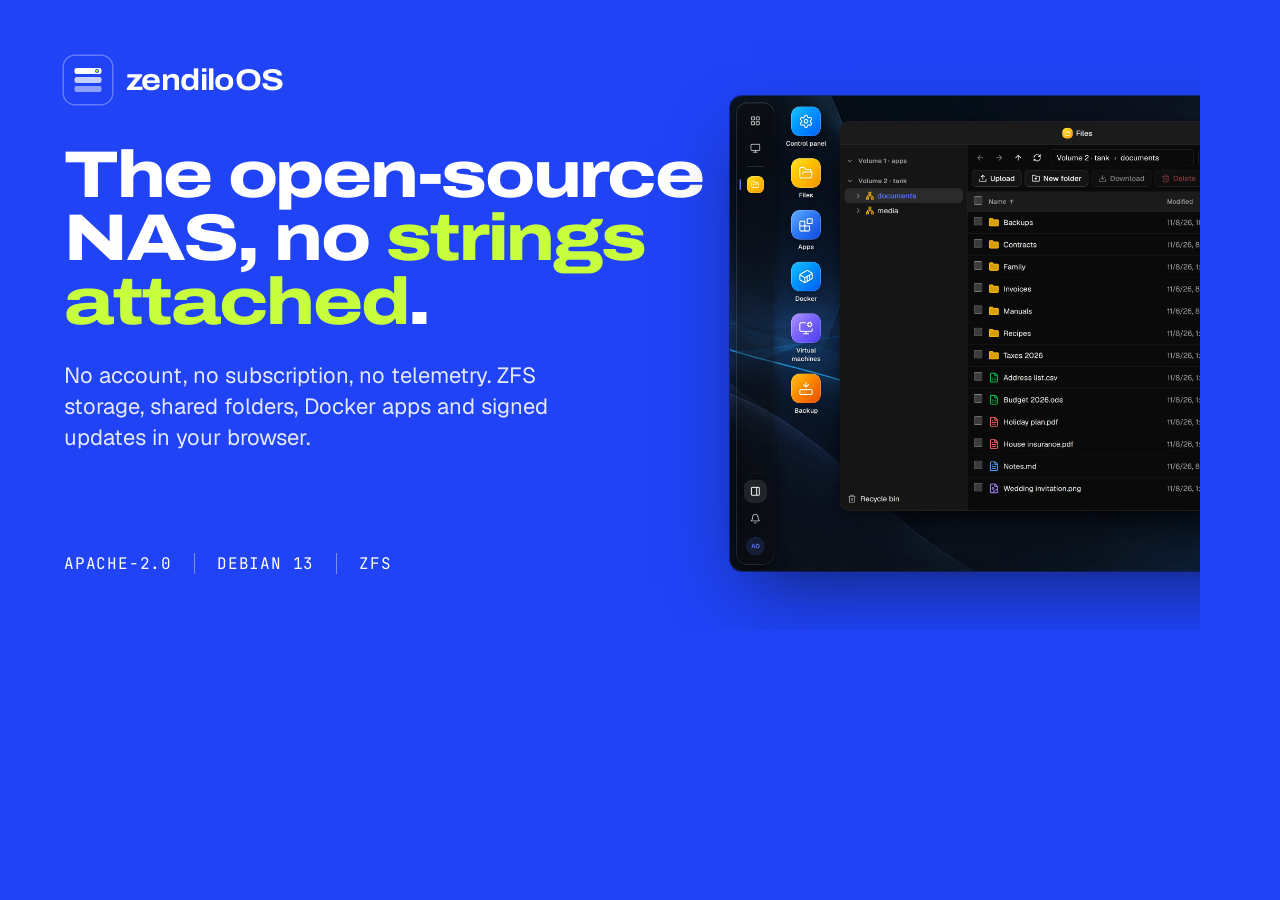
<file: tools/og.html>
<!doctype html>
<!-- The preview images for shared links, assets/img/og-{en,de}.jpg: served
     from the repository root, shot at 1200 × 630 (?lang=de for German). -->
<html><head><meta charset="utf-8">
<style>
@font-face { font-family: 'Geist'; src: url('../assets/fonts/geist.woff2') format('woff2'); font-weight: 100 900; }
@font-face { font-family: 'Archivo'; src: url('../assets/fonts/archivo.woff2') format('woff2'); font-weight: 100 900; font-stretch: 62% 125%; }
@font-face { font-family: 'JetBrains Mono'; src: url('../assets/fonts/jetbrains-mono.woff2') format('woff2'); font-weight: 100 800; }
* { box-sizing: border-box; margin: 0; }
html, body { width: 1200px; height: 630px; overflow: hidden; }
body { font-family: 'Geist', sans-serif; color: #fff; background: #1f43f5; position: relative; }
.left { position: absolute; left: 64px; top: 56px; bottom: 56px; width: 640px; display: flex; flex-direction: column; }
.brand { display: flex; align-items: center; gap: 14px; font-family: 'Archivo'; font-stretch: 112%; font-size: 30px; font-weight: 700; letter-spacing: -0.02em; }
.brand img { width: 48px; height: 48px; border-radius: 11px; box-shadow: 0 0 0 1.5px rgba(255,255,255,.3); }
h1 { margin-top: 40px; font-family: 'Archivo'; font-stretch: 122%; font-size: 66px; line-height: 0.96; font-weight: 800; letter-spacing: -0.035em; }
h1 em { font-style: normal; color: #c8ff3d; }
p.lead { margin-top: 26px; width: 520px; font-size: 22px; line-height: 1.4; color: rgba(255,255,255,0.88); }
.facts { margin-top: auto; display: flex; gap: 22px; font-family: 'JetBrains Mono'; font-size: 16px; letter-spacing: 0.05em; text-transform: uppercase; }
.facts span + span { padding-left: 22px; border-left: 1px solid rgba(255,255,255,0.4); }
.shot { position: absolute; left: 730px; top: 96px; width: 760px; height: 475px; border-radius: 12px; overflow: hidden;
  box-shadow: 0 0 0 1px rgba(11,13,18,.5), 0 30px 70px -20px rgba(11,13,18,0.6); }
.shot img { width: 760px; display: block; }
</style></head>
<body>
<div class="left">
<div class="brand"><img src="../favicon.svg" alt="">zendiloOS</div>
<h1 id="t"></h1>
<p class="lead" id="l"></p>
<div class="facts"><span>Apache-2.0</span><span>Debian 13</span><span>ZFS</span></div>
</div>
<div class="shot"><img src="../assets/img/hero-dark.webp" alt=""></div>
<script>
const de = new URLSearchParams(location.search).get('lang') === 'de'
document.getElementById('t').innerHTML = de ? 'Das Open-Source-NAS ohne <em>Haken</em>.' : 'The open-source NAS, no <em>strings attached</em>.'
document.getElementById('l').textContent = de
  ? 'Kein Konto, kein Abo, keine Telemetrie. ZFS-Speicher, freigegebene Ordner, Docker-Apps und signierte Updates im Browser.'
  : 'No account, no subscription, no telemetry. ZFS storage, shared folders, Docker apps and signed updates in your browser.'
</script>
</body></html>
</file>
<file: assets/css/site.css>
/* zendiloOS homepage. Light and dark follow the visitor's system.
   The look is a NAS's own: flat cobalt, ink and hairlines, labels set in
   mono as on an enclosure, and one signal colour for what is switched on. */

@font-face {
  font-family: 'Geist';
  src: url('../fonts/geist.woff2') format('woff2');
  font-weight: 100 900;
  font-style: normal;
  font-display: swap;
}
@font-face {
  font-family: 'Archivo';
  src: url('../fonts/archivo.woff2') format('woff2');
  font-weight: 100 900;
  font-stretch: 62% 125%;
  font-style: normal;
  font-display: swap;
}
@font-face {
  font-family: 'JetBrains Mono';
  src: url('../fonts/jetbrains-mono.woff2') format('woff2');
  font-weight: 100 800;
  font-style: normal;
  font-display: swap;
}

:root {
  --bg: #f1f2f4;
  --panel: #ffffff;
  --ink: #0b0d12;
  --ink-2: #353944;
  --muted: #636876;
  --line: rgba(11, 13, 18, 0.13);
  --line-strong: rgba(11, 13, 18, 0.28);
  --blue: #1f43f5;
  --blue-text: #1a3ae0;
  --lime: #c8ff3d;
  --led: #2fd673;
  --band: #0b0d12;
  --band-line: rgba(255, 255, 255, 0.14);
  --amber: #8a4b00;
  --amber-bg: #fff4d6;
  --amber-line: #f1cf7a;
  --shot-shadow: drop-shadow(0 18px 30px rgba(11, 13, 18, 0.2)) drop-shadow(0 3px 8px rgba(11, 13, 18, 0.08));
  --gutter: 20px;
  --font: 'Geist', ui-sans-serif, system-ui, -apple-system, 'Segoe UI', Roboto, sans-serif;
  --display: 'Archivo', 'Geist', ui-sans-serif, system-ui, sans-serif;
  --mono: 'JetBrains Mono', ui-monospace, SFMono-Regular, Menlo, Consolas, monospace;
  color-scheme: light dark;
}

@media (prefers-color-scheme: dark) {
  :root {
    --bg: #0a0b0e;
    --panel: #12141a;
    --ink: #f1f2f4;
    --ink-2: #c7cad3;
    --muted: #8d92a0;
    --line: rgba(255, 255, 255, 0.12);
    --line-strong: rgba(255, 255, 255, 0.3);
    --blue: #2548ff;
    --blue-text: #8fa4ff;
    --band: #12141a;
    --amber: #ffd27a;
    --amber-bg: rgba(245, 158, 11, 0.1);
    --amber-line: rgba(245, 158, 11, 0.35);
    --shot-shadow: drop-shadow(0 18px 30px rgba(0, 0, 0, 0.55));
  }
}

@media (min-width: 768px) {
  :root {
    --gutter: 40px;
  }
}

/* Base */

*,
*::before,
*::after {
  box-sizing: border-box;
}
html {
  -webkit-text-size-adjust: 100%;
  scroll-behavior: smooth;
  scroll-padding-top: 84px;
}
body {
  margin: 0;
  font-family: var(--font);
  font-size: 17px;
  line-height: 1.6;
  color: var(--ink);
  background: var(--bg);
  -webkit-font-smoothing: antialiased;
  -moz-osx-font-smoothing: grayscale;
  text-rendering: optimizeLegibility;
  overflow-x: clip;
}
img {
  max-width: 100%;
  height: auto;
  display: block;
}
a {
  color: inherit;
}
p {
  margin: 0;
}
h1,
h2,
h3 {
  margin: 0;
  font-family: var(--display);
  font-weight: 700;
  letter-spacing: -0.02em;
  line-height: 1.08;
  text-wrap: balance;
}
code {
  font-family: var(--mono);
  font-size: 0.86em;
  padding: 0.1em 0.35em;
  border-radius: 4px;
  background: color-mix(in srgb, var(--ink) 6%, transparent);
}
::selection {
  background: var(--lime);
  color: #0b0d12;
}
:focus-visible {
  outline: 2px solid var(--blue-text);
  outline-offset: 3px;
  border-radius: 4px;
}
.i {
  flex: none;
}
.container {
  width: min(1280px, 100% - 2 * var(--gutter));
  margin-inline: auto;
}
.skip {
  position: absolute;
  left: 16px;
  top: -100px;
  z-index: 100;
  padding: 10px 16px;
  border-radius: 8px;
  background: var(--lime);
  color: #0b0d12;
  font-weight: 600;
  text-decoration: none;
}
.skip:focus {
  top: 16px;
}

/* Buttons and links */

.btn {
  display: inline-flex;
  align-items: center;
  justify-content: center;
  gap: 10px;
  height: 52px;
  padding: 0 24px;
  border-radius: 8px;
  font: inherit;
  font-size: 16px;
  font-weight: 600;
  text-decoration: none;
  white-space: nowrap;
  border: 1.5px solid transparent;
  cursor: pointer;
  transition:
    background-color 0.15s,
    border-color 0.15s,
    color 0.15s,
    transform 0.15s;
}
.btn:active {
  transform: translateY(1px);
}
.btn-small {
  height: 38px;
  padding: 0 14px;
  font-size: 14px;
  gap: 8px;
}
/* The one thing to do on a cobalt band: lime, as a lit switch. */
.btn-primary {
  background: var(--lime);
  color: #0b0d12;
}
.btn-primary:hover {
  background: #fff;
}
.btn-line {
  border-color: rgba(255, 255, 255, 0.45);
  color: #fff;
}
.btn-line:hover {
  border-color: #fff;
  background: rgba(255, 255, 255, 0.1);
}
.link {
  display: inline-flex;
  align-items: center;
  gap: 6px;
  color: var(--blue-text);
  font-weight: 600;
  text-decoration: none;
}
.link .i {
  transition: transform 0.2s;
}
.link:hover .i {
  transform: translateX(4px);
}

/* Badges: what is only in the test release, and what is a preview. */

.badges {
  display: inline-flex;
  flex-wrap: wrap;
  gap: 6px;
}
.badge {
  display: inline-block;
  padding: 0 7px;
  border-radius: 4px;
  border: 1px solid transparent;
  font-family: var(--mono);
  font-size: 10.5px;
  font-weight: 600;
  line-height: 1.75;
  letter-spacing: 0.04em;
  text-transform: uppercase;
  white-space: nowrap;
  vertical-align: 2px;
}
.badge-next {
  color: var(--blue-text);
  border-color: color-mix(in srgb, var(--blue-text) 45%, transparent);
}
.badge-preview {
  color: var(--amber);
  background: var(--amber-bg);
  border-color: var(--amber-line);
}
.hero .badge-next {
  color: #fff;
  border-color: rgba(255, 255, 255, 0.5);
}
.hero .badge-preview {
  color: #0b0d12;
  background: #ffd76a;
  border-color: transparent;
}

/* A label as on an enclosure: mono, small, with its section's number. */

.label {
  display: flex;
  align-items: center;
  gap: 12px;
  font-family: var(--mono);
  font-size: 12.5px;
  font-weight: 500;
  letter-spacing: 0.06em;
  text-transform: uppercase;
  color: var(--muted);
}
.label b {
  font-weight: 600;
  color: var(--ink);
}
.label b::after {
  content: '';
  display: inline-block;
  width: 28px;
  height: 1px;
  margin-left: 12px;
  vertical-align: middle;
  background: currentColor;
  opacity: 0.4;
}

/* An LED: on, and blinking as a disk at work does. */
.led {
  flex: none;
  width: 8px;
  height: 8px;
  border-radius: 50%;
  background: var(--lime);
  box-shadow: 0 0 10px color-mix(in srgb, var(--lime) 70%, transparent);
  animation: blink 3.2s steps(1) infinite;
}
@keyframes blink {
  0%,
  38%,
  44%,
  50%,
  56%,
  100% {
    opacity: 1;
  }
  41%,
  47%,
  53% {
    opacity: 0.25;
  }
}

/* Header */

.header {
  position: fixed;
  inset: 0 0 auto;
  z-index: 50;
  color: #fff;
  border-bottom: 1px solid transparent;
  transition:
    background-color 0.2s,
    border-color 0.2s,
    color 0.2s;
}
.header.scrolled {
  color: var(--ink);
  background: color-mix(in srgb, var(--bg) 88%, transparent);
  border-color: var(--line);
  backdrop-filter: blur(14px);
  -webkit-backdrop-filter: blur(14px);
}
.header-inner {
  height: 64px;
  display: flex;
  align-items: center;
  gap: 24px;
}
.brand {
  display: inline-flex;
  align-items: center;
  gap: 10px;
  font-family: var(--display);
  font-stretch: 112%;
  font-weight: 700;
  font-size: 19px;
  letter-spacing: -0.02em;
  text-decoration: none;
}
.brand img {
  border-radius: 7px;
  box-shadow: 0 0 0 1px rgba(255, 255, 255, 0.25);
}
.nav {
  display: flex;
  gap: 2px;
  margin-left: 16px;
}
.nav a {
  padding: 7px 12px;
  border-radius: 6px;
  font-size: 15px;
  font-weight: 500;
  text-decoration: none;
  opacity: 0.82;
  transition: opacity 0.15s;
}
.nav a:hover,
.nav a[aria-current] {
  opacity: 1;
}
.nav a[aria-current] {
  text-decoration: underline;
  text-decoration-thickness: 2px;
  text-underline-offset: 6px;
}
.header-actions {
  margin-left: auto;
  display: flex;
  align-items: center;
  gap: 14px;
}
.header .btn-line {
  border-color: color-mix(in srgb, currentColor 40%, transparent);
  color: inherit;
}
.header .btn-line:hover {
  border-color: currentColor;
  background: color-mix(in srgb, currentColor 8%, transparent);
}
.lang {
  display: inline-flex;
  font-family: var(--mono);
  font-size: 12.5px;
  font-weight: 600;
  letter-spacing: 0.04em;
}
.lang a {
  padding: 4px 7px;
  text-decoration: none;
  opacity: 0.55;
}
.lang a + a {
  border-left: 1px solid color-mix(in srgb, currentColor 30%, transparent);
}
.lang a:hover,
.lang a[aria-current] {
  opacity: 1;
}
.menu-button {
  display: none;
  width: 40px;
  height: 40px;
  place-items: center;
  border: 0;
  border-radius: 6px;
  background: none;
  color: inherit;
  cursor: pointer;
}
.menu-button .i + .i,
.header.open .menu-button .i:first-child {
  display: none;
}
.header.open .menu-button .i + .i {
  display: block;
}

@media (max-width: 920px) {
  .menu-button {
    display: grid;
  }
  .nav {
    display: none;
    position: absolute;
    top: 64px;
    left: 0;
    right: 0;
    margin: 0;
    padding: 8px var(--gutter) 16px;
    flex-direction: column;
    background: var(--bg);
    color: var(--ink);
    border-bottom: 1px solid var(--line);
  }
  .nav a {
    padding: 14px 0;
    border-radius: 0;
    border-top: 1px solid var(--line);
    font-family: var(--display);
    font-size: 22px;
    font-weight: 700;
    opacity: 1;
  }
  .header.open .nav {
    display: flex;
  }
  .header.open {
    color: var(--ink);
    background: var(--bg);
  }
}
@media (max-width: 520px) {
  .hide-sm {
    display: none;
  }
  .header-actions .btn-small {
    width: 38px;
    padding: 0;
  }
  .header-actions {
    gap: 8px;
  }
  .header-inner {
    gap: 12px;
  }
}

/* Hero: a cobalt band the desktop stands half out of. */

.hero {
  --overhang: clamp(70px, 15vw, 240px);
  position: relative;
  padding-top: clamp(104px, 13vw, 148px);
  color: #fff;
  background: linear-gradient(var(--blue) 0 calc(100% - var(--overhang)), transparent 0);
}
.release {
  display: inline-flex;
  align-items: center;
  gap: 10px;
  font-family: var(--mono);
  font-size: 13px;
  font-weight: 500;
  letter-spacing: 0.03em;
  text-transform: uppercase;
  text-decoration: none;
  color: rgba(255, 255, 255, 0.9);
}
.release .i {
  transition: transform 0.2s;
}
.release:hover {
  color: #fff;
}
.release:hover .i {
  transform: translateX(4px);
}
.hero h1 {
  margin-top: clamp(20px, 3vw, 32px);
  font-stretch: 122%;
  font-weight: 800;
  font-size: clamp(42px, 8.6vw, 128px);
  line-height: 0.94;
  letter-spacing: -0.035em;
  text-wrap: balance;
  hyphens: manual;
}
.hero h1 em {
  font-style: normal;
  color: var(--lime);
}
.hero-grid {
  margin-top: clamp(28px, 4vw, 52px);
  display: grid;
  grid-template-columns: minmax(0, 7fr) minmax(0, 5fr);
  gap: 32px clamp(32px, 6vw, 96px);
  align-items: end;
}
.lead {
  max-width: 640px;
  font-size: clamp(17px, 1.6vw, 20px);
  line-height: 1.5;
  color: rgba(255, 255, 255, 0.86);
  text-wrap: pretty;
}
.actions {
  display: flex;
  flex-wrap: wrap;
  gap: 12px;
}
.hero-meta {
  margin-top: 14px;
  font-family: var(--mono);
  font-size: 12px;
  letter-spacing: 0.02em;
  color: rgba(255, 255, 255, 0.7);
}
.hero-meta a {
  color: inherit;
  text-decoration: underline;
  text-underline-offset: 3px;
}
.hero-meta a:hover {
  color: #fff;
}
@media (max-width: 860px) {
  .hero-grid {
    grid-template-columns: minmax(0, 1fr);
  }
}
@media (max-width: 520px) {
  .hero h1 {
    font-stretch: 108%;
  }
  .actions {
    flex-direction: column;
  }
  .actions .btn {
    width: 100%;
  }
}

/* The test release, beside the stable download. */
.hero-next {
  margin-top: clamp(28px, 4vw, 44px);
  display: grid;
  grid-template-columns: minmax(0, 1fr) auto;
  gap: 12px 32px;
  align-items: center;
  padding: 16px 0;
  border-top: 1px solid rgba(255, 255, 255, 0.3);
  font-size: 14.5px;
  line-height: 1.5;
  color: rgba(255, 255, 255, 0.8);
}
.hero-next-link {
  display: inline-flex;
  align-items: center;
  gap: 8px;
  font-weight: 600;
  color: #fff;
  text-decoration: none;
}
.hero-next-link:hover span {
  text-decoration: underline;
  text-underline-offset: 3px;
}
.hero-next-link .i {
  transition: transform 0.2s;
}
.hero-next-link:hover .i {
  transform: translateX(4px);
}
.hero-next-isos {
  display: flex;
  flex-wrap: wrap;
  gap: 8px;
}
.hero-next-isos a {
  display: inline-flex;
  align-items: center;
  gap: 7px;
  padding: 6px 12px;
  border-radius: 6px;
  font-family: var(--mono);
  font-size: 12.5px;
  font-weight: 500;
  color: #fff;
  text-decoration: none;
  border: 1px solid rgba(255, 255, 255, 0.4);
  transition:
    background-color 0.15s,
    color 0.15s;
}
.hero-next-isos a:hover {
  background: #fff;
  color: var(--blue);
}
@media (max-width: 860px) {
  .hero-next {
    grid-template-columns: minmax(0, 1fr);
  }
}

.hero-visual {
  margin-top: clamp(28px, 4vw, 48px);
}
.hero-visual picture {
  display: block;
  overflow: hidden;
  border-radius: clamp(8px, 1.2vw, 16px);
  box-shadow:
    0 0 0 1px rgba(11, 13, 18, 0.5),
    0 40px 80px -30px rgba(11, 13, 18, 0.55);
}
.hero-visual img {
  width: 100%;
}

/* The features page's hero: no screenshot below it. */
.hero-page {
  --overhang: 0px;
  padding-bottom: clamp(40px, 6vw, 72px);
}
.hero-page .label {
  color: rgba(255, 255, 255, 0.85);
}
.hero-page h1 {
  max-width: 16ch;
  font-size: clamp(38px, 6.6vw, 96px);
}
.hero-page .lead {
  margin-top: clamp(24px, 3vw, 36px);
}
.hero-status {
  margin-top: 20px;
  max-width: 760px;
  font-size: 14px;
  line-height: 1.9;
  color: rgba(255, 255, 255, 0.78);
}
.toc {
  margin-top: clamp(32px, 4vw, 48px);
  padding-top: 20px;
  border-top: 1px solid rgba(255, 255, 255, 0.3);
  display: flex;
  flex-wrap: wrap;
  gap: 8px;
}
.toc a {
  display: inline-flex;
  align-items: center;
  gap: 8px;
  padding: 5px 12px 5px 5px;
  border-radius: 8px;
  font-size: 14px;
  font-weight: 500;
  text-decoration: none;
  color: #fff;
  background: rgba(11, 13, 18, 0.22);
  transition: background-color 0.15s;
}
.toc a:hover {
  background: rgba(11, 13, 18, 0.45);
}
.toc .tile {
  width: 26px;
  height: 26px;
  border-radius: 6px;
}

/* The apps' icons, in their colours on the zendiloOS desktop. */
.tile {
  flex: none;
  width: 40px;
  height: 40px;
  display: grid;
  place-items: center;
  border-radius: 10px;
  color: #fff;
  background: linear-gradient(145deg, var(--c1), var(--c2));
  box-shadow: inset 0 1px 0 rgba(255, 255, 255, 0.35);
}

/* What it does not ask of you, in numbers; and what it is built on. */

.zeros {
  padding-top: clamp(40px, 6vw, 72px);
}
.zeros-list {
  list-style: none;
  margin: 0;
  padding: 0;
  display: grid;
  grid-template-columns: repeat(4, minmax(0, 1fr));
  border-top: 1.5px solid var(--ink);
}
.zeros-list li {
  padding: 18px 20px 4px;
  border-left: 1px solid var(--line);
}
.zeros-list li:first-child {
  padding-left: 0;
  border-left: 0;
}
.zeros strong {
  display: block;
  font-family: var(--display);
  font-stretch: 122%;
  font-weight: 800;
  font-size: clamp(40px, 6.2vw, 88px);
  line-height: 0.95;
  letter-spacing: -0.04em;
  white-space: nowrap;
}
.zeros span {
  display: block;
  margin-top: 10px;
  font-family: var(--mono);
  font-size: 12.5px;
  letter-spacing: 0.05em;
  text-transform: uppercase;
  color: var(--muted);
}
.built-on {
  margin-top: clamp(32px, 5vw, 56px);
  display: flex;
  flex-wrap: wrap;
  align-items: baseline;
  gap: 8px 28px;
  padding: 14px 0;
  border-block: 1px solid var(--line);
  font-family: var(--mono);
  font-size: 12.5px;
  letter-spacing: 0.05em;
  text-transform: uppercase;
  color: var(--muted);
}
.built-on ul {
  list-style: none;
  margin: 0 0 0 auto;
  padding: 0;
  display: flex;
  flex-wrap: wrap;
  gap: 6px 22px;
  color: var(--ink);
  font-weight: 600;
}
@media (max-width: 760px) {
  .zeros-list {
    grid-template-columns: repeat(2, minmax(0, 1fr));
  }
  .zeros-list li {
    padding: 16px 16px 16px 0;
    border-left: 0;
    border-bottom: 1px solid var(--line);
  }
  .built-on ul {
    margin-left: 0;
  }
}

/* Sections */

.section {
  padding-top: clamp(80px, 11vw, 150px);
}
.head {
  display: grid;
  grid-template-columns: minmax(0, 7fr) minmax(0, 5fr);
  gap: 20px clamp(32px, 6vw, 96px);
  align-items: end;
  margin-bottom: clamp(36px, 5vw, 60px);
}
.head .label {
  grid-column: 1 / -1;
}
.head h2,
.faq h2 {
  font-size: clamp(34px, 5vw, 68px);
  font-stretch: 112%;
  font-weight: 800;
  letter-spacing: -0.03em;
  line-height: 1;
}
.head h2:last-child {
  grid-column: 1 / -1;
  max-width: 20ch;
}
.head > p:not(.label) {
  font-size: clamp(17px, 1.5vw, 19px);
  color: var(--muted);
  text-wrap: pretty;
}
@media (max-width: 860px) {
  .head {
    grid-template-columns: minmax(0, 1fr);
  }
}

/* Features: an index, a line each. */

.index {
  list-style: none;
  margin: 0;
  padding: 0;
  border-top: 1.5px solid var(--ink);
}
.index-row {
  position: relative;
  display: grid;
  grid-template-columns: 44px 40px minmax(0, 300px) minmax(0, 1fr) 24px;
  gap: 20px;
  align-items: center;
  padding: 18px 16px 18px 0;
  border-bottom: 1px solid var(--line);
  color: inherit;
  text-decoration: none;
  transition:
    background-color 0.15s,
    padding 0.2s;
}
.index-num {
  font-family: var(--mono);
  font-size: 12.5px;
  color: var(--muted);
}
.index-row h3 {
  display: flex;
  flex-wrap: wrap;
  align-items: center;
  gap: 6px 10px;
  font-size: 21px;
  font-stretch: 105%;
  letter-spacing: -0.015em;
}
.index-row p {
  font-size: 15.5px;
  line-height: 1.5;
  color: var(--muted);
}
.index-row > .i {
  color: var(--muted);
  transition:
    transform 0.2s,
    color 0.2s;
}
.index-row:hover,
.index-row:focus-visible {
  background: var(--panel);
  padding-left: 16px;
}
.index-row:hover > .i,
.index-row:focus-visible > .i {
  color: var(--blue-text);
  transform: translateX(4px);
}
.features-more {
  margin-top: 22px;
  display: flex;
  flex-wrap: wrap;
  align-items: center;
  justify-content: space-between;
  gap: 12px 24px;
}
.legend {
  font-size: 14px;
  color: var(--muted);
}
.features-more .link {
  margin-left: auto;
}
@media (max-width: 900px) {
  .index-row {
    grid-template-columns: 40px minmax(0, 1fr) 20px;
    gap: 6px 16px;
    align-items: start;
    padding: 18px 0;
  }
  .index-num {
    display: none;
  }
  .index-row .tile {
    grid-row: span 2;
  }
  .index-row h3 {
    align-self: center;
    font-size: 19px;
  }
  .index-row p {
    grid-column: 2 / -1;
  }
  .index-row > .i {
    grid-area: 1 / 3;
    align-self: center;
  }
  .index-row:hover,
  .index-row:focus-visible {
    padding-left: 0;
    background: none;
  }
}

/* Tour: one app at a time, picked from a row of tabs. Without JavaScript
   the tabs are not there and the apps follow each other. */

.section-tour {
  padding-top: clamp(64px, 8vw, 104px);
}
.tabs {
  display: none;
}
.js .tabs {
  display: grid;
  grid-auto-flow: column;
  grid-auto-columns: minmax(0, 1fr);
  border-bottom: 1px solid var(--line);
  overflow-x: auto;
  scrollbar-width: none;
}
.tabs::-webkit-scrollbar {
  display: none;
}
.tab {
  display: flex;
  align-items: center;
  gap: 10px;
  padding: 14px 12px 14px 0;
  border: 0;
  border-top: 1.5px solid var(--line-strong);
  background: none;
  font: inherit;
  font-size: 15px;
  font-weight: 600;
  line-height: 1.2;
  text-align: left;
  color: var(--muted);
  cursor: pointer;
  transition:
    color 0.15s,
    border-color 0.15s;
}
.tab + .tab {
  padding-left: 12px;
  border-left: 1px solid var(--line);
}
.tab .tile {
  width: 30px;
  height: 30px;
  border-radius: 8px;
  filter: grayscale(1);
  opacity: 0.6;
  transition:
    filter 0.2s,
    opacity 0.2s;
}
.tab:hover {
  color: var(--ink);
}
.tab[aria-selected='true'] {
  color: var(--ink);
  border-top-color: var(--ink);
  box-shadow: inset 0 1.5px 0 var(--ink);
}
.tab:hover .tile,
.tab[aria-selected='true'] .tile {
  filter: none;
  opacity: 1;
}
.panels {
  display: grid;
  gap: clamp(72px, 10vw, 120px);
}
.panel {
  display: grid;
  grid-template-columns: minmax(0, 5fr) minmax(0, 7fr);
  gap: clamp(28px, 5vw, 72px);
  align-items: center;
}
.js .panels {
  gap: 0;
  padding-top: clamp(28px, 4vw, 48px);
}
.js .panel {
  grid-area: 1 / 1;
  transition:
    opacity 0.35s,
    transform 0.35s cubic-bezier(0.2, 0.7, 0.2, 1),
    visibility 0s;
}
.js .panel:not(.active) {
  visibility: hidden;
  opacity: 0;
  transform: translateY(10px);
  transition: none;
}
.panel-app {
  display: flex;
  flex-wrap: wrap;
  align-items: center;
  gap: 8px 10px;
  font-family: var(--mono);
  font-size: 12.5px;
  font-weight: 500;
  letter-spacing: 0.06em;
  text-transform: uppercase;
  color: var(--muted);
}
.js .panel-app > span:first-child:last-child {
  display: none;
}
.panel-text h3,
.area-text h2 {
  margin-top: 14px;
  font-size: clamp(28px, 3.4vw, 46px);
  font-stretch: 108%;
  font-weight: 800;
  letter-spacing: -0.03em;
  line-height: 1.02;
}
.panel-text > p:not(.panel-app) {
  margin-top: 18px;
  font-size: 17px;
  color: var(--muted);
  text-wrap: pretty;
}
.checks {
  list-style: none;
  margin: 24px 0 0;
  padding: 0;
  border-top: 1px solid var(--line);
}
.checks li {
  display: flex;
  gap: 12px;
  padding: 10px 0;
  border-bottom: 1px solid var(--line);
  font-size: 15.5px;
  line-height: 1.45;
  color: var(--ink-2);
}
.checks .i {
  margin-top: 2px;
  color: var(--blue-text);
  stroke-width: 2.5;
}

.stage {
  position: relative;
  aspect-ratio: 6 / 5;
  overflow: hidden;
  border-radius: 14px;
  padding: clamp(22px, 3.6vw, 44px) 0 0 clamp(22px, 3.6vw, 44px);
  background: color-mix(in srgb, var(--c2) 16%, var(--panel));
}
.stage picture {
  display: flex;
}
.stage img {
  width: 106%;
  max-width: none;
  filter: var(--shot-shadow);
}
.stage.stack picture:not(.back) img {
  width: 104%;
}
.stage.stack picture.back {
  position: absolute;
  right: -18%;
  bottom: -14%;
  width: 72%;
  z-index: 1;
}
.stage.stack picture.back img {
  width: 100%;
}
@media (max-width: 860px) {
  .panel {
    grid-template-columns: minmax(0, 1fr);
  }
  .js .tabs {
    grid-auto-columns: max-content;
    margin-inline: calc(-1 * var(--gutter));
    padding-inline: var(--gutter);
  }
  .tab {
    padding-right: 16px;
  }
  .tab + .tab {
    padding-left: 16px;
  }
  /* One panel's height, not the tallest's. */
  .js .panel:not(.active) {
    display: none;
  }
  .stage {
    aspect-ratio: 5 / 4;
  }
}

/* Security: a dark band, with the way a request takes drawn out. */

.band {
  margin-top: clamp(80px, 11vw, 150px);
  padding: clamp(64px, 9vw, 120px) 0;
  color: #f1f2f4;
  background: var(--band);
  --ink: #f1f2f4;
  --muted: #9a9fad;
  --line: var(--band-line);
}
.flow {
  list-style: none;
  margin: 0;
  padding: 0;
  display: grid;
  grid-template-columns: 1fr 56px 1fr 56px 1fr 56px 1fr;
  align-items: stretch;
}
.node {
  display: flex;
  flex-direction: column;
  gap: 4px;
  padding: 20px;
  border-radius: 10px;
  border: 1px solid var(--band-line);
}
.node small {
  font-family: var(--mono);
  font-size: 11.5px;
  letter-spacing: 0.06em;
  color: var(--muted);
}
.node strong {
  margin-top: 28px;
  font-family: var(--display);
  font-size: 20px;
  font-weight: 700;
  letter-spacing: -0.01em;
}
.node span:last-child {
  font-size: 14px;
  line-height: 1.45;
  color: var(--muted);
}
.node-top {
  display: flex;
  align-items: center;
  justify-content: space-between;
  color: #c9cdd8;
}
.node-agent {
  border-color: var(--lime);
  background: color-mix(in srgb, var(--lime) 7%, transparent);
}
.node-agent .node-top,
.node-agent small {
  color: var(--lime);
}
.flow .wire {
  position: relative;
  align-self: center;
  height: 1px;
  background: var(--band-line);
}
.flow .wire span {
  position: absolute;
  top: 50%;
  left: 0;
  width: 7px;
  height: 7px;
  margin-top: -3.5px;
  border-radius: 50%;
  background: var(--lime);
  box-shadow: 0 0 10px var(--lime);
  animation: travel 2.4s ease-in-out infinite;
}
.flow .wire:nth-of-type(4) span {
  animation-delay: 0.5s;
}
.flow .wire:nth-of-type(6) span {
  animation-delay: 1s;
}
@keyframes travel {
  0% {
    left: 0;
    opacity: 0;
  }
  20%,
  80% {
    opacity: 1;
  }
  100% {
    left: calc(100% - 7px);
    opacity: 0;
  }
}
.guards {
  margin-top: clamp(40px, 6vw, 72px);
  display: grid;
  grid-template-columns: repeat(3, minmax(0, 1fr));
  border-top: 1px solid var(--band-line);
}
.guard {
  display: flex;
  gap: 14px;
  padding: 22px 24px 22px 0;
  border-bottom: 1px solid var(--band-line);
}
.guard > .i {
  margin-top: 3px;
  color: var(--lime);
}
.guard strong {
  font-size: 16px;
  font-weight: 600;
}
.guard p {
  margin-top: 3px;
  font-size: 14.5px;
  line-height: 1.5;
  color: var(--muted);
}
@media (min-width: 1001px) {
  .guard:not(:nth-child(3n + 1)) {
    padding-left: 24px;
    border-left: 1px solid var(--band-line);
  }
}
@media (max-width: 1000px) {
  .flow {
    grid-template-columns: minmax(0, 1fr);
    max-width: 440px;
  }
  .node strong {
    margin-top: 14px;
  }
  .flow .wire {
    justify-self: start;
    margin-left: 32px;
    width: 1px;
    height: 32px;
  }
  .flow .wire span {
    left: 50%;
    top: 0;
    margin: 0 0 0 -3.5px;
    animation-name: travel-down;
  }
  .guards {
    grid-template-columns: repeat(2, minmax(0, 1fr));
  }
}
@keyframes travel-down {
  0% {
    top: 0;
    opacity: 0;
  }
  20%,
  80% {
    opacity: 1;
  }
  100% {
    top: calc(100% - 7px);
    opacity: 0;
  }
}
@media (max-width: 600px) {
  .guards {
    grid-template-columns: minmax(0, 1fr);
  }
}

/* Apps: the catalog's names, set large. */

.wall {
  list-style: none;
  margin: 0;
  padding: 0;
  display: flex;
  flex-wrap: wrap;
  gap: 2px 0;
  font-family: var(--display);
  font-stretch: 100%;
  font-weight: 800;
  font-size: clamp(26px, 4.3vw, 62px);
  line-height: 1.12;
  letter-spacing: -0.03em;
}
.wall li {
  display: flex;
  align-items: baseline;
  white-space: nowrap;
  transition: color 0.15s;
}
.wall li:nth-child(3n + 2) {
  color: var(--muted);
}
.wall li:nth-child(5n + 3) {
  color: var(--blue-text);
}
.wall li::after {
  content: '/';
  margin: 0 0.28em;
  font-weight: 300;
  color: var(--line-strong);
}
.wall li:last-child::after {
  content: none;
}
.wall-more {
  margin-top: clamp(24px, 3vw, 40px);
}

/* Install */

.steps {
  list-style: none;
  margin: 0;
  padding: 0;
  display: grid;
  grid-template-columns: repeat(4, minmax(0, 1fr));
  border-top: 1.5px solid var(--ink);
}
.step {
  padding: 20px 24px 8px 0;
}
.step + .step {
  padding-left: 24px;
  border-left: 1px solid var(--line);
}
.step-num {
  display: block;
  font-family: var(--display);
  font-stretch: 122%;
  font-weight: 800;
  font-size: clamp(56px, 7vw, 96px);
  line-height: 0.9;
  letter-spacing: -0.04em;
  color: var(--blue-text);
}
.step h3 {
  margin-top: 20px;
  font-size: 22px;
}
.step p {
  margin-top: 8px;
  font-size: 15.5px;
  line-height: 1.55;
  color: var(--muted);
}
.step b {
  color: var(--ink-2);
  font-weight: 600;
}
.step a,
.debian a,
.answer a,
.faq > header a {
  color: var(--blue-text);
  text-underline-offset: 3px;
}
.install-more {
  margin-top: clamp(40px, 6vw, 72px);
  display: grid;
  grid-template-columns: minmax(0, 5fr) minmax(0, 7fr);
  gap: 20px;
}
.need,
.debian {
  padding: clamp(22px, 3vw, 36px);
  border-radius: 14px;
  background: var(--panel);
}
.need h3,
.debian h3 {
  font-size: 24px;
}
.need .checks {
  margin-top: 18px;
}
.need-more {
  margin-top: 18px;
  font-size: 15px;
}
.debian > p {
  margin-top: 10px;
  color: var(--muted);
  font-size: 16px;
}
.note {
  margin-top: 20px;
  display: flex;
  gap: 12px;
  padding: 14px 16px;
  border-radius: 8px;
  font-size: 14.5px;
  line-height: 1.5;
  color: var(--amber);
  background: var(--amber-bg);
  border: 1px solid var(--amber-line);
}
.note .i {
  margin-top: 1px;
}
.code {
  margin-top: 20px;
  overflow: hidden;
  border-radius: 10px;
  background: #0b0d12;
  border: 1px solid rgba(255, 255, 255, 0.1);
  color: #e6e8ee;
}
.code-bar {
  display: flex;
  align-items: center;
  justify-content: space-between;
  padding: 6px 6px 6px 16px;
  font-family: var(--mono);
  font-size: 11.5px;
  letter-spacing: 0.06em;
  text-transform: uppercase;
  color: #8d92a0;
  border-bottom: 1px solid rgba(255, 255, 255, 0.1);
}
.copy {
  display: inline-flex;
  align-items: center;
  gap: 6px;
  padding: 6px 10px;
  border-radius: 6px;
  border: 0;
  font: inherit;
  color: #c7cad3;
  background: none;
  cursor: pointer;
}
.copy:hover {
  background: var(--lime);
  color: #0b0d12;
}
.code pre {
  margin: 0;
  padding: 18px;
  overflow-x: auto;
  font-family: var(--mono);
  font-size: 13.5px;
  line-height: 1.7;
}
.code code {
  padding: 0;
  background: none;
  font-size: inherit;
}
@media (max-width: 1000px) {
  .steps {
    grid-template-columns: repeat(2, minmax(0, 1fr));
  }
  .step {
    padding-bottom: 28px;
  }
  .step:nth-child(odd) {
    padding-left: 0;
    border-left: 0;
  }
  .step:nth-child(n + 3) {
    border-top: 1px solid var(--line);
  }
  .install-more {
    grid-template-columns: minmax(0, 1fr);
  }
}
@media (max-width: 600px) {
  .steps {
    grid-template-columns: minmax(0, 1fr);
  }
  .step,
  .step + .step {
    padding-left: 0;
    border-left: 0;
  }
  .step + .step {
    border-top: 1px solid var(--line);
  }
}

/* Values */

.values {
  display: grid;
  grid-template-columns: repeat(3, minmax(0, 1fr));
  border-top: 1.5px solid var(--ink);
}
.value {
  padding: 24px 28px 8px 0;
}
.value + .value {
  padding-left: 28px;
  border-left: 1px solid var(--line);
}
.value-icon {
  display: block;
  color: var(--blue-text);
}
.value h3 {
  margin-top: 40px;
  font-size: clamp(24px, 2.4vw, 32px);
  font-stretch: 108%;
  font-weight: 800;
}
.value p {
  margin-top: 12px;
  font-size: 16px;
  color: var(--muted);
}
@media (max-width: 860px) {
  .values {
    grid-template-columns: minmax(0, 1fr);
  }
  .value,
  .value + .value {
    padding: 24px 0;
    border-left: 0;
  }
  .value + .value {
    border-top: 1px solid var(--line);
  }
  .value h3 {
    margin-top: 16px;
  }
}

/* FAQ */

.faq {
  display: grid;
  grid-template-columns: minmax(0, 4fr) minmax(0, 7fr);
  gap: clamp(32px, 6vw, 96px);
  align-items: start;
}
.faq > header {
  position: sticky;
  top: 100px;
}
.faq h2 {
  margin-top: 20px;
}
.faq > header p:not(.label) {
  margin-top: 18px;
  color: var(--muted);
}
.faq-list {
  border-top: 1.5px solid var(--ink);
}
details {
  border-bottom: 1px solid var(--line);
}
summary {
  display: flex;
  align-items: center;
  justify-content: space-between;
  gap: 24px;
  padding: 20px 0;
  font-family: var(--display);
  font-size: 20px;
  font-weight: 700;
  letter-spacing: -0.015em;
  line-height: 1.25;
  cursor: pointer;
  list-style: none;
}
summary::-webkit-details-marker {
  display: none;
}
summary .i {
  color: var(--muted);
  transition: transform 0.25s;
}
summary:hover .i {
  color: var(--blue-text);
}
details[open] summary .i {
  transform: rotate(45deg);
}
.answer {
  padding: 0 48px 24px 0;
  color: var(--muted);
}
@media (max-width: 860px) {
  .faq {
    grid-template-columns: minmax(0, 1fr);
  }
  .faq > header {
    position: static;
  }
  .answer {
    padding-right: 0;
  }
}

/* Features in detail: one section per area */

.area {
  padding: clamp(56px, 8vw, 104px) 0;
}
.area + .area {
  border-top: 1px solid var(--line);
}
.area-grid {
  display: grid;
  grid-template-columns: minmax(0, 5fr) minmax(0, 7fr);
  gap: clamp(32px, 6vw, 80px);
  align-items: start;
}
.area-text {
  position: sticky;
  top: 96px;
}
.area-text > p:not(.panel-app) {
  margin-top: 16px;
  font-size: 17px;
  color: var(--muted);
  text-wrap: pretty;
}
.area-text .panel-app .tile {
  width: 30px;
  height: 30px;
  border-radius: 8px;
}
.area-docs {
  margin-top: 26px;
  display: flex;
  flex-wrap: wrap;
  align-items: center;
  gap: 8px 20px;
  font-size: 15px;
}
.area-docs > span {
  flex-basis: 100%;
  font-family: var(--mono);
  font-size: 12px;
  letter-spacing: 0.05em;
  text-transform: uppercase;
  color: var(--muted);
}
.area-side {
  display: grid;
  gap: 28px;
  min-width: 0;
}
.specs {
  margin: 0;
  border-top: 1.5px solid var(--ink);
}
.specs > div {
  display: grid;
  grid-template-columns: minmax(0, 2fr) minmax(0, 5fr);
  gap: 4px 24px;
  padding: 14px 0;
  border-bottom: 1px solid var(--line);
}
.specs dt {
  font-size: 15px;
  font-weight: 600;
  line-height: 1.5;
}
.specs dd {
  margin: 0;
  font-size: 15px;
  line-height: 1.55;
  color: var(--muted);
}
@media (max-width: 860px) {
  .area-grid {
    grid-template-columns: minmax(0, 1fr);
  }
  .area-text {
    position: static;
  }
}
@media (max-width: 600px) {
  .specs > div {
    grid-template-columns: minmax(0, 1fr);
  }
}

/* Call to action: cobalt again, from edge to edge. */

.cta {
  margin-top: clamp(80px, 11vw, 150px);
  padding: clamp(64px, 9vw, 120px) 0;
  color: #fff;
  background: var(--blue);
}
.cta-grid {
  display: grid;
  grid-template-columns: minmax(0, 7fr) minmax(0, 5fr);
  gap: 32px clamp(32px, 6vw, 96px);
  align-items: end;
}
.cta h2 {
  font-stretch: 122%;
  font-weight: 800;
  font-size: clamp(40px, 6.2vw, 92px);
  line-height: 0.95;
  letter-spacing: -0.035em;
}
.cta p {
  max-width: 480px;
  font-size: clamp(17px, 1.6vw, 20px);
  line-height: 1.5;
  color: rgba(255, 255, 255, 0.86);
}
.cta .actions {
  margin-top: 28px;
}
@media (max-width: 860px) {
  .cta-grid {
    grid-template-columns: minmax(0, 1fr);
  }
}

/* Footer */

.footer {
  overflow: hidden;
  padding: 64px 0 0;
  font-size: 15px;
  color: #c7cad3;
  background: #0b0d12;
}
@media (prefers-color-scheme: dark) {
  .footer {
    background: #050608;
  }
}
.footer .brand {
  color: #fff;
}
.footer-grid {
  display: grid;
  grid-template-columns: minmax(0, 2fr) minmax(0, 1fr) minmax(0, 1fr);
  gap: 40px;
}
.footer-brand p {
  margin: 14px 0 20px;
  max-width: 340px;
  color: #9a9fad;
}
.footer-brand .lang {
  margin-left: -7px;
  color: #fff;
}
.footer nav {
  display: flex;
  flex-direction: column;
  gap: 10px;
}
.footer nav h2 {
  margin-bottom: 6px;
  font-family: var(--mono);
  font-size: 12px;
  font-weight: 500;
  letter-spacing: 0.06em;
  text-transform: uppercase;
  color: #9a9fad;
}
.footer nav a {
  text-decoration: none;
}
.footer nav a:hover {
  color: var(--lime);
}
.footer-bottom {
  margin-top: 48px;
  padding-top: 20px;
  border-top: 1px solid rgba(255, 255, 255, 0.14);
  display: grid;
  gap: 6px;
  font-size: 13px;
  color: #9a9fad;
}
.wordmark {
  margin: clamp(24px, 4vw, 48px) 0 -0.17em;
  font-family: var(--display);
  font-stretch: 125%;
  font-weight: 800;
  font-size: 14.4vw;
  line-height: 0.8;
  letter-spacing: -0.05em;
  text-align: center;
  white-space: nowrap;
  color: rgba(255, 255, 255, 0.07);
  user-select: none;
}
@media (max-width: 700px) {
  .footer-grid {
    grid-template-columns: minmax(0, 1fr) minmax(0, 1fr);
  }
  .footer-brand {
    grid-column: 1 / -1;
  }
}

/* Appearing on scroll; without JavaScript everything is simply there. */

.js .reveal {
  opacity: 0;
  transform: translateY(14px);
  transition:
    opacity 0.5s ease,
    transform 0.5s cubic-bezier(0.2, 0.7, 0.2, 1);
}
.js .reveal.shown {
  opacity: 1;
  transform: none;
}

@media (prefers-reduced-motion: reduce) {
  html {
    scroll-behavior: auto;
  }
  *,
  *::before,
  *::after {
    animation: none !important;
    transition: none !important;
  }
  .js .reveal {
    opacity: 1;
    transform: none;
  }
}
</file>
